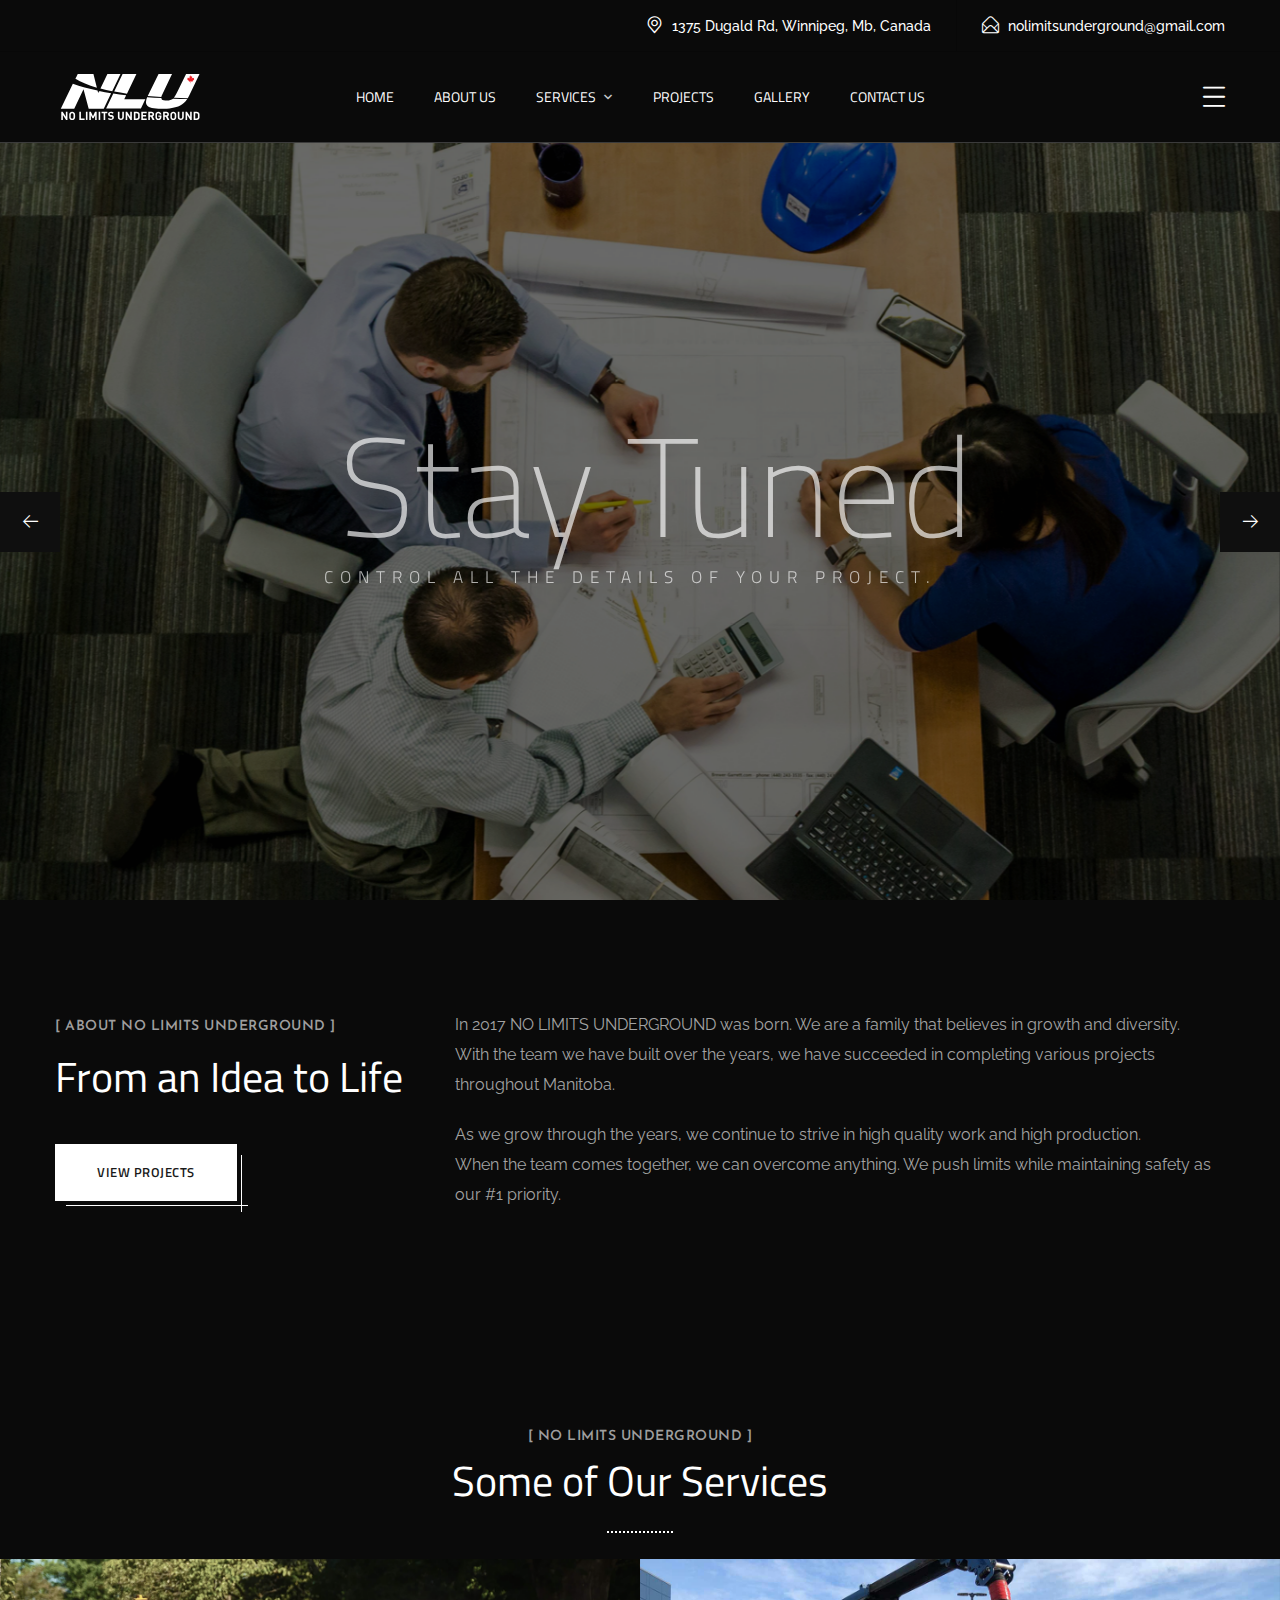
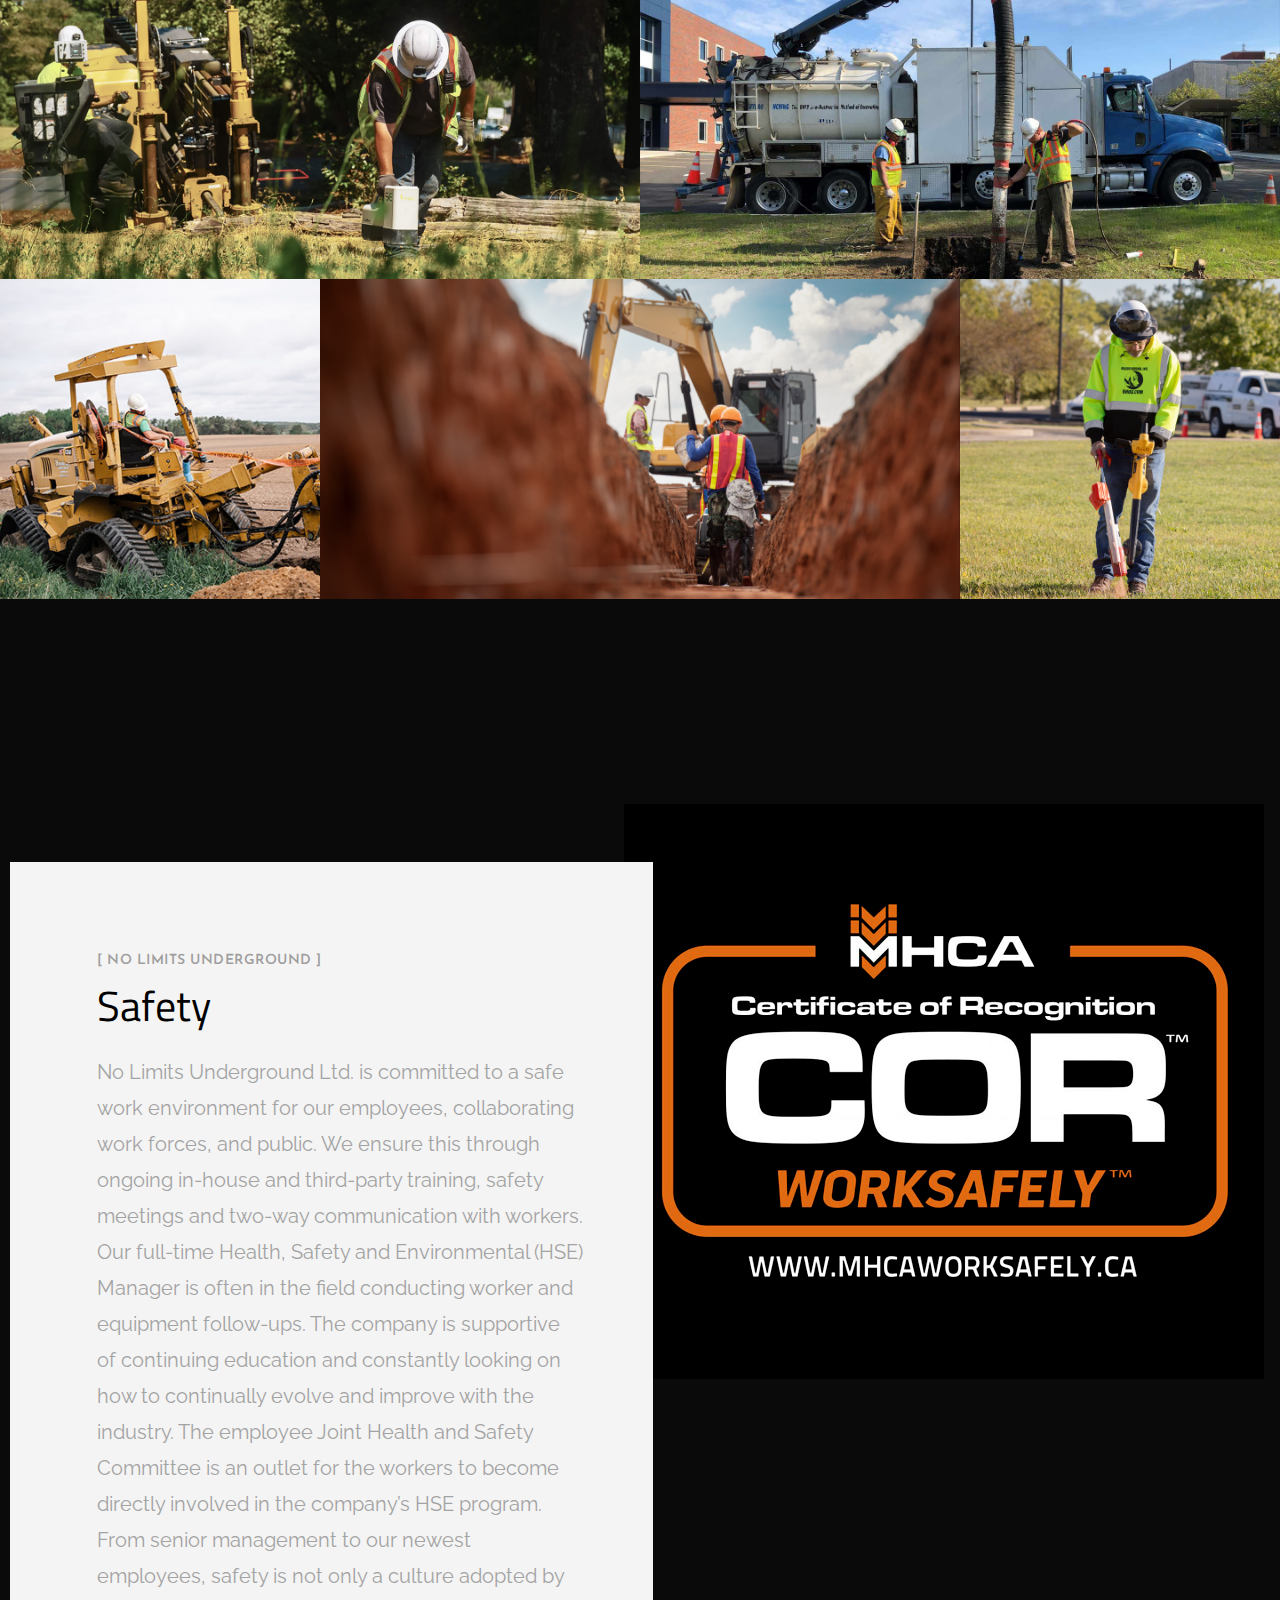
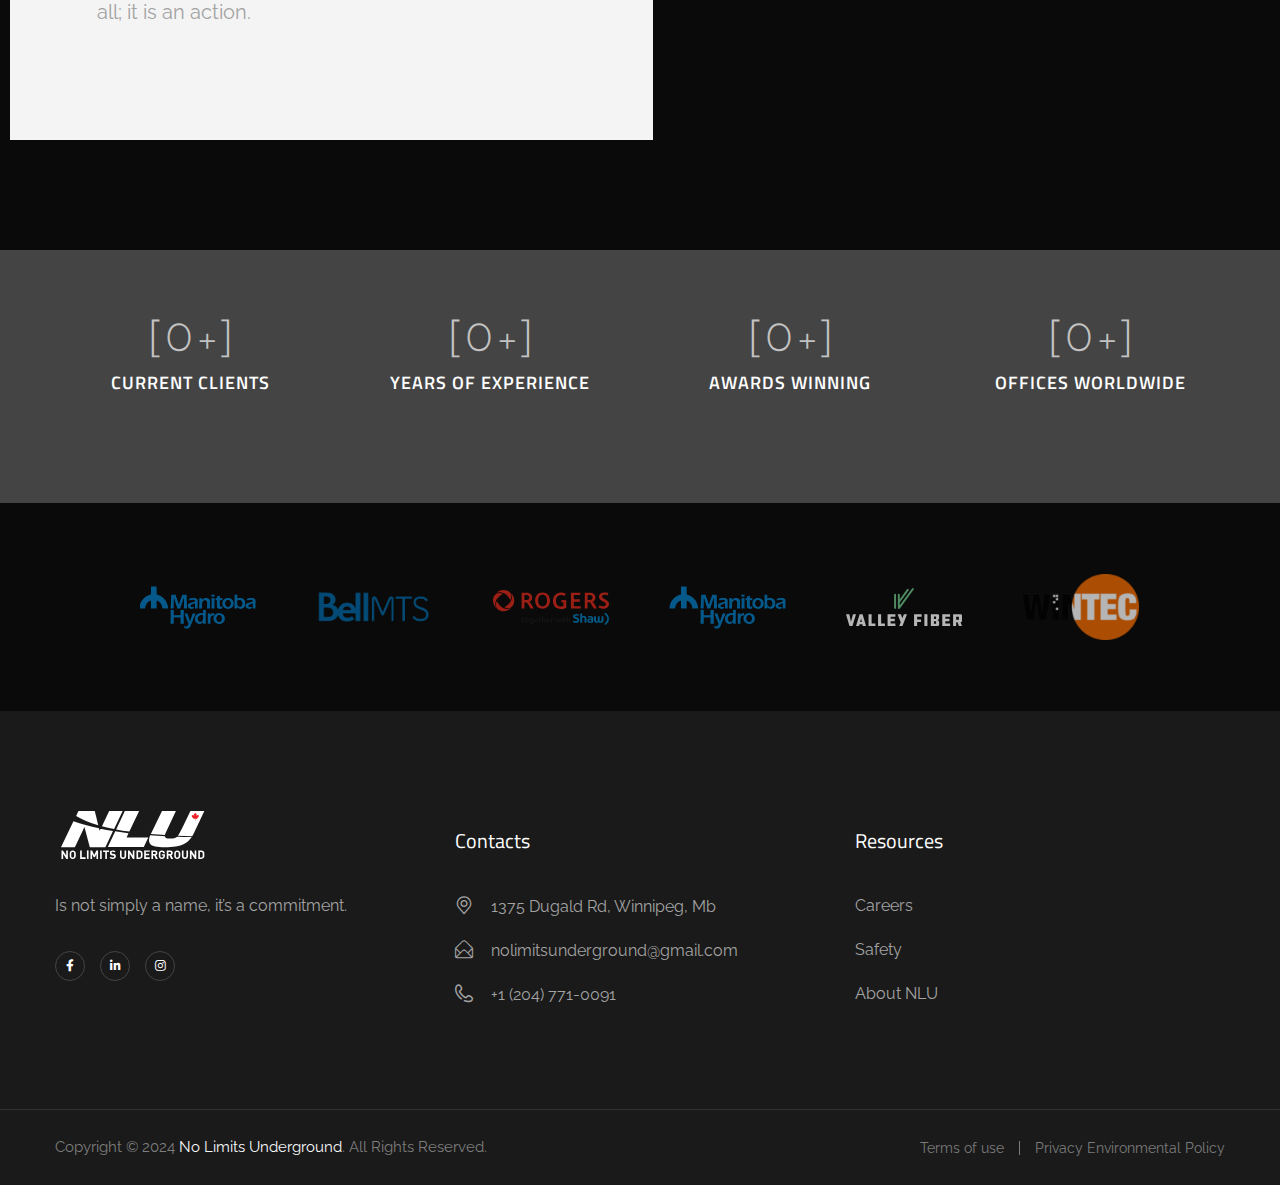
<file: index.html>
<!DOCTYPE html>
<html lang="en">

<head>
    <meta charset="utf-8">
    <meta http-equiv="X-UA-Compatible" content="IE=edge" />
    <meta name="viewport" content="width=device-width, initial-scale=1, maximum-scale=1" />
    <title>No Limits Underground</title>

    <link rel="apple-touch-icon" sizes="180x180" href="images/favicon/apple-touch-icon.png">
    <link rel="icon" type="image/png" sizes="32x32" href="images/favicon/favicon-32x32.png">
    <link rel="icon" type="image/png" sizes="16x16" href="images/favicon/favicon-16x16.png">
    <link rel="manifest" href="/site.webmanifest">
    <meta name="msapplication-TileColor" content="#da532c">
    <meta name="theme-color" content="#ffffff">

    <link rel="shortcut icon" type="image/x-icon" href="images/favicon/favicon.ico" />
    <link rel="stylesheet" href="css/bootstrap.min.css" />
    <link rel="stylesheet" href="css/font-awesome.min.css" />
    <link rel="stylesheet" href="css/flaticon.css" />
    <link rel="stylesheet" href="css/owl.carousel.min.css" />
    <link rel="stylesheet" href="css/owl.theme.css" />
    <link rel="stylesheet" href="css/magnific-popup.css" />
    <link rel="stylesheet" href="css/lightgallery.css" />
    <link rel="stylesheet" href="css/woocommerce.css" />
    <link rel="stylesheet" href="css/royal-preload.css" />

    <link rel="stylesheet" href="style.css" />
    <link rel="stylesheet" href="css/dark.css" />
    <!-- REVOLUTION SLIDER CSS -->
    <link rel="stylesheet" type="text/css" href="plugins/revolution/revolution/css/settings.css">   
    <!-- REVOLUTION NAVIGATION STYLE -->
    <link rel="stylesheet" type="text/css" href="plugins/revolution/revolution/css/navigation.css">
</head>

<body>
    <div id="royal_preloader"></div>
    <div id="page" class="site">
        <header id="site-header" class="site-header header-static">
            <!-- Main Header start -->
            <div class="header-topbar style-2 d-none d-lg-block">
                <div class="octf-area-wrap">
                    <div class="container">
                        <div class="row">
                            <div class="col-md-4 align-self-center">
                               <!-- <div class="topbar-socials list-social">
                                    <ul>
                                        <li><a href="http://twitter.com" target="_self"><i class="fab fa-twitter"></i></a></li>
                                        <li><a href="http://facebook.com" target="_self"><i class="fab fa-facebook-f"></i></a></li>
                                        <li><a href="http://linkedin.com" target="_self"><i class="fab fa-linkedin-in"></i></a></li>
                                        <li><a href="http://instagram" target="_self"><i class="fab fa-instagram"></i></a></li>
                                    </ul>
                                </div>-->
                            </div>
                            <div class="col-md-8">
                                <ul class="topbar-info d-flex mb-0 justify-content-end clearfix">
                                    <li><i class="ot-flaticon-place"></i>1375 Dugald Rd, Winnipeg, Mb, Canada</li>
                                    <li><a href="mailto:nolimitsunderground@gmail.com"><i class="ot-flaticon-mail"></i>nolimitsunderground@gmail.com</a></li>
                                </ul>
                            </div>
                        </div>
                    </div>
                </div>
            </div>
            <div class="octf-main-header header-4 is-fixed">
                <div class="octf-area-wrap">
                    <div class="container octf-mainbar-container">
                        <div class="octf-mainbar">
                            <div class="octf-mainbar-row octf-row">
                                <div class="octf-col logo-col">
                                    <div id="site-logo" class="site-logo">
                                        <a href="index.html">
                                            <img src="images/logo-footer.svg" alt="Theratio" class="logo-size-small">
                                        </a>
                                    </div>
                                </div>
                                <div class="octf-col menu-col">
                                    <nav id="site-navigation" class="main-navigation nav-text-dark">
                                        <ul class="menu">
                                            <li>
                                            <!-- <li class="menu-item-has-children current-menu-item current-menu-ancestor"></li>-->
                                                <a href="index.html">Home</a>
                                                <!--<ul class="sub-menu">
                                                    <li><a href="index.html">Home</a></li>
                                                    <li><a href="index-dark.html">Main Dark</a></li>
                                                    <li><a href="index-2.html">Interior Design</a></li>
                                                    <li><a href="index-2-light.html">Interior Design Light</a></li>
                                                    <li><a href="index-3.html">Studio Home</a></li>
                                                    <li><a href="index-3-dark.html">Studio Home Dark</a></li>
                                                    <li><a href="index-4.html">Architecture Agency</a></li>
                                                    <li class="current-menu-item"><a href="index-4-dark.html">Architecture Agency Dark</a></li>
                                                    <li><a href="index-5.html">Design Company</a></li>
                                                    <li><a href="index-5-dark.html">Design Company Dark</a></li>
                                                    <li><a href="index-6.html">Home Video</a></li>
                                                    <li><a href="index-6-dark.html">Home Video Dark</a></li>
                                                    <li><a href="home-full-screen.html">Home Full Screen</a></li>
                                                    <li><a href="one-page.html">Home One Page</a></li>
                                                    <li><a href="one-page-dark.html">Home One Page Dark</a></li>
                                                    <li><a href="index-sidenav.html">Home with Side Menu</a></li>
                                                    <li><a href="index-sidenav-light.html">Home with Side Menu Light</a></li>
                                                </ul>-->
                                            </li>
                                            <li><a href="about-us.html">About Us</a>
                                            <!--<li class="menu-item-has-children"><a href="#">Pages</a>
                                                <ul class="sub-menu">
                                                    <li><a href="about-us.html">About Us</a></li>
                                                    <li><a href="our-services.html">Our Services</a></li>
                                                    <li><a href="our-team.html">Our Team</a></li>
                                                    <li><a href="single-team.html">Single Team</a></li>
                                                    <li><a href="our-process.html">Our Process</a></li>
                                                    <li><a href="our-studio.html">Our Stufio</a></li>
                                                    <li class="menu-item-has-children"><a href="shop.html">Shop</a>
                                                        <ul class="sub-menu">
                                                            <li><a href="single-product.html">Single Product</a></li>
                                                            <li><a href="checkout-page.html">Checkout Page</a></li>
                                                            <li><a href="cart-page.html">Cart Page</a></li>
                                                        </ul>
                                                    </li>
                                                    <li><a href="typography.html">Typography</a></li>
                                                    <li><a href="elements.html">Elements</a></li>
                                                    <li><a href="faq.html">FAQS</a></li>
                                                    <li><a href="cooming-soon.html">Coming Soon</a></li>
                                                    <li><a href="404-error.html">404 Error</a></li>
                                                </ul>-->
                                            </li>
                                            <li class="menu-item-has-children"><a href="services.html">Services</a> 
                                                <ul class="sub-menu">
                                                    <li><a href="directional-drilling.html">Directional Drilling</a></li>
                                                    <li><a href="hydro-excavation.html">Hydro Excavation</a></li>
                                                    <li><a href="cable-ploughing.html">Cable Ploughing</a></li>
                                                    <li><a href="excavation.html">Excavation</a></li>
                                                    <li><a href="line-locating.html">Line Locating</a></li>
                                                    
                                                </ul>
                                            </li>
                                            <li><a href="404-error.html">Projects</a>
                                            <!--<li class="menu-item-has-children mega-dropdown"><a href="#">Portfolio</a>
                                                <ul class="mega-sub-menu">
                                                    <li class="row">
                                                        <ul class="col">
                                                            <li class="menu-title">Portfolio Types</li>
                                                            <li><a href="portfolio-masonry.html">Portfolio Grid Masonry</a></li>
                                                            <li><a href="portfolio-no-gap.html">Portfolio Grid No Gap</a></li>
                                                            <li><a href="portfolio-under.html">Portfolio Info Under Image</a></li>
                                                            <li><a href="portfolio-metro.html">Portfolio Metro</a></li>
                                                            <li><a href="portfolio-metro-no-gap.html">Portfolio Metro No Space</a></li>
                                                            <li><a href="portfolio-gallery.html">Portfolio Gallery</a></li>
                                                            <li><a href="portfolio-slider.html">Portfolio Slider</a></li>
                                                        </ul>
                                                        <ul class="col">
                                                            <li class="menu-title">Portfolio Layout</li>
                                                            <li><a href="portfolio-two-column.html">Two Columns</a></li>
                                                            <li><a href="portfolio-three-column.html">Three Columns</a></li>
                                                            <li><a href="portfolio-three-column-wide.html">Three Columns Wide</a></li>
                                                            <li><a href="portfolio-four-column-wide.html">Four Columns Wide</a></li>
                                                            <li><a href="portfolio-five-column-wide.html">Five Columns Wide</a></li>
                                                        </ul>
                                                        <ul class="col">
                                                            <li class="menu-title">Single Types</li>
                                                            <li><a href="portfolio-standar.html">Standard</a></li>
                                                            <li><a href="portfolio-detail-slider.html">Slider Images</a></li>
                                                            <li><a href="portfolio-left.html">Left Images</a></li>
                                                            <li><a href="portfolio-right.html">Right Images</a></li>
                                                            <li><a href="portfolio-small.html">Small Images</a></li>
                                                            <li><a href="portfolio-big.html">Big Images</a></li>
                                                        </ul>
                                                        <ul class="col">
                                                            <li class="menu-title">Hover Types</li>
                                                            <li><a href="image-scale.html">Image Scale</a></li>
                                                            <li><a href="show-overlay-info.html">Show Overlay Info</a></li>
                                                            <li><a href="hidden-overlay-info.html">Hidden Overlay Info</a></li>
                                                            <li><a href="background-solid.html">Background Solid</a></li>
                                                            <li><a href="hidden-1.html">Hidden 1</a></li>
                                                            <li><a href="hidden-2.html">Hidden 2</a></li>
                                                        </ul>
                                                    </li>
                                                </ul>-->
                                            </li>
                                            <li><a href="404-error.html">Gallery</a>
                                                <!--<li class="menu-item-has-children"><a href="blog.html">Blog</a>
                                                    <ul class="sub-menu">
                                                    <li><a href="blog.html">Blog Listing</a></li>
                                                    <li><a href="blog-grid.html">Blog Grid</a></li>
                                                    <li><a href="post.html">Blog Single</a></li>
                                                </ul>-->
                                            </li>
                                            <li><a href="contact.html">Contact us</a></li>
                                        </ul>
                                    </nav>
                                </div>
                                <div class="octf-col cta-col text-right">
                                <!-- Call To Action -->
                                    <!--<div class="octf-btn-cta">

                                        <div class="octf-search octf-cta-header mr-0">
                                            <div class="toggle_search octf-cta-icons">
                                                <i class="ot-flaticon-search"></i>
                                            </div>-->
                                            <!-- Form Search on Header -->
                                            <!--<div class="h-search-form-field collapse">
                                                <div class="h-search-form-inner">
                                                    <form role="search" method="get" class="search-form">
                                                        <input type="search" class="search-field" placeholder="SEARCH..." value="" name="s">
                                                        <button type="submit" class="search-submit"><i class="ot-flaticon-search"></i></button>
                                                    </form>
                                                </div>                                  
                                            </div>
                                        </div>-->

                                        <div class="octf-sidepanel octf-cta-header pr-0 border-left-0">
                                            <div class="site-overlay panel-overlay"></div>
                                            <div id="panel-btn" class="panel-btn octf-cta-icons">
                                                <i class="ot-flaticon-menu"></i>
                                            </div>
                                        </div>
                                        
                                    </div>                              
                                </div>
                            </div>
                        </div>
                    </div>
                </div>
            </div>
            <div class="header_mobile bg-dark-theratio">
                <div class="container-fluid">
                    <div class="octf-mainbar-row octf-row">
                        <div class="octf-col">
                            <div class="mlogo_wrapper clearfix">
                                <div class="mobile_logo">
                                    <a href="index.html">
                                        <img src="images/logo.svg" alt="Theratio">
                                    </a>
                                </div>
                            </div>
                        </div>
                        <div class="octf-col justify-content-end">
                            <!--<div class="octf-search octf-cta-header">
                                <div class="toggle_search octf-cta-icons">
                                    <i class="ot-flaticon-search"></i>
                                </div>-->
                                <!-- Form Search on Header -->
                                <!--<div class="h-search-form-field collapse">
                                    <div class="h-search-form-inner">
                                        <form role="search" method="get" class="search-form">
                                            <input type="search" class="search-field" placeholder="SEARCH..." value="" name="s">
                                            <button type="submit" class="search-submit"><i class="ot-flaticon-search"></i></button>
                                        </form>
                                    </div>                                  
                                </div>
                            </div>-->
                            <div class="octf-menu-mobile octf-cta-header">
                                <div id="mmenu-toggle" class="mmenu-toggle">
                                    <button><i class="ot-flaticon-menu"></i></button>
                                </div>
                                <div class="site-overlay mmenu-overlay"></div>
                                <div id="mmenu-wrapper" class="mmenu-wrapper on-right">
                                    <div class="mmenu-inner">
                                        <a class="mmenu-close" href="#"><i class="ot-flaticon-right-arrow"></i></a>
                                        <div class="mobile-nav">
                                            <ul id="menu-main-menu" class="mobile_mainmenu none-style">
                                                <li class="menu-item-has-children current-menu-item current-menu-ancestor">
                                                    <a href="index.html">Home</a>
                                                    <!--<ul class="sub-menu">
                                                        <li><a href="index.html">Main Home</a></li>
                                                        <li><a href="index-dark.html">Main Dark</a></li>
                                                        <li><a href="index-2.html">Interior Design</a></li>
                                                        <li><a href="index-2-light.html">Interior Design Light</a></li>
                                                        <li><a href="index-3.html">Studio Home</a></li>
                                                        <li><a href="index-3-dark.html">Studio Home Dark</a></li>
                                                        <li><a href="index-4.html">Architecture Agency</a></li>
                                                        <li class="current-menu-item"><a href="index-4-dark.html">Architecture Agency Dark</a></li>
                                                        <li><a href="index-5.html">Design Company</a></li>
                                                        <li><a href="index-5-dark.html">Design Company Dark</a></li>
                                                        <li><a href="index-6.html">Home Video</a></li>
                                                        <li><a href="index-6-dark.html">Home Video Dark</a></li>
                                                        <li><a href="home-full-screen.html">Home Full Screen</a></li>
                                                        <li><a href="one-page.html">Home One Page</a></li>
                                                        <li><a href="one-page-dark.html">Home One Page Dark</a></li>
                                                        <li><a href="index-sidenav.html">Home with Side Menu</a></li>
                                                        <li><a href="index-sidenav-light.html">Home with Side Menu Light</a></li>
                                                    </ul>-->
                                                </li>
                                                <li><a href="about-us.html">About us</a>
                                                   <!-- <ul class="sub-menu">
                                                        <li><a href="about-us.html">About Us</a></li>
                                                        <li><a href="our-services.html">Our Services</a></li>
                                                        <li><a href="our-team.html">Our Team</a></li>
                                                        <li><a href="single-team.html">Single Team</a></li>
                                                        <li><a href="our-process.html">Our Process</a></li>
                                                        <li><a href="our-studio.html">Our Studio</a></li>
                                                        <li class="menu-item-has-children"><a href="shop.html">Shop</a>
                                                            <ul class="sub-menu">
                                                                <li><a href="single-product.html">Single Product</a></li>
                                                                <li><a href="checkout-page.html">Checkout Page</a></li>
                                                                <li><a href="cart-page.html">Cart Page</a></li>
                                                            </ul>
                                                        </li>
                                                        <li><a href="typography.html">Typography</a></li>
                                                        <li><a href="elements.html">Elements</a></li>
                                                        <li><a href="faq.html">FAQS</a></li>
                                                        <li><a href="cooming-soon.html">Coming Soon</a></li>
                                                        <li><a href="404-error.html">404 Error</a></li>
                                                    </ul>-->
                                                </li>
                                                <li><a href="services.html">Services</a>
                                                   <ul class="sub-menu">
                                                        <li><a href="directional-drilling.html">Directional Drilling</a></li>
                                                        <li><a href="hydro-excavation.html">Hydro Excavation</a></li>
                                                        <li><a href="cable-ploughing.html">Cable Ploughing</a></li>
                                                        <li><a href="excavation.html">Excavation</a></li>
                                                        <li><a href="line-locating.html">Line Locating</a></li>
                                                    </ul>
                                                </li>
                                                <li><a href="404-error.html">Projects</a>
                                                   <!-- <ul class="sub-menu">
                                                        <li class="menu-item-has-children"><a href="#">Portfolio Types</a>
                                                            <ul class="sub-menu">
                                                                <li><a href="portfolio-masonry.html">Portfolio Grid Masonry</a></li>
                                                                <li><a href="portfolio-no-gap.html">Portfolio Grid No Gap</a></li>
                                                                <li><a href="portfolio-under.html">Portfolio Info Under Image</a></li>
                                                                <li><a href="portfolio-metro.html">Portfolio Metro</a></li>
                                                                <li><a href="portfolio-metro-no-gap.html">Portfolio Metro No Space</a></li>
                                                                <li><a href="portfolio-gallery.html">Portfolio Gallery</a></li>
                                                                <li><a href="portfolio-slider.html">Portfolio Slider</a></li>
                                                            </ul>
                                                        </li>
                                                        <li class="menu-item-has-children"><a href="#">Portfolio Layout</a>
                                                            <ul class="sub-menu">
                                                                <li><a href="portfolio-two-column.html">Two Columns</a></li>
                                                                <li><a href="portfolio-three-column.html">Three Columns</a></li>
                                                                <li><a href="portfolio-three-column-wide.html">Three Columns Wide</a></li>
                                                                <li><a href="portfolio-four-column-wide.html">Four Columns Wide</a></li>
                                                                <li><a href="portfolio-five-column-wide.html">Five Columns Wide</a></li>
                                                            </ul>
                                                        </li>
                                                        <li class="menu-item-has-children"><a href="#">Portfolio Hover Types</a>
                                                            <ul class="sub-menu">
                                                                <li><a href="portfolio-standar.html">Standar</a></li>
                                                                <li><a href="portfolio-detail-slider.html">Slider Images</a></li>
                                                                <li><a href="portfolio-left.html">Left Image</a></li>
                                                                <li><a href="portfolio-right.html">Right Image</a></li>
                                                                <li><a href="portfolio-small.html">Small Image</a></li>
                                                                <li><a href="portfolio-big.html">Big Image</a></li>
                                                            </ul>
                                                        </li>
                                                        <li class="menu-item-has-children"><a href="image-scale.html">Image-scale</a>
                                                            <ul class="sub-menu">
                                                                <li><a href="image-scale.html">Image Scale</a></li>
                                                                <li><a href="show-overlay-info.html">Show Overlay Info</a></li>
                                                                <li><a href="hidden-overlay-info.html">Hidden Overlay Info</a></li>
                                                                <li><a href="background-solid.html">Background Solid</a></li>
                                                                <li><a href="hidden-1.html">Hidden 1</a></li>
                                                                <li><a href="hidden-2.html">Hidden 2</a></li>
                                                            </ul>
                                                        </li>
                                                    </ul>-->
                                                </li>
                                                <li><a href="404-error.html">Gallery</a>
                                                   <!-- <ul class="sub-menu">
                                                        <li><a href="blog.html">Blog Listing</a></li>
                                                        <li><a href="blog-grid.html">Blog Grid</a></li>
                                                        <li><a href="post.html">Blog Single</a></li>
                                                    </ul>-->
                                                </li>
                                                <li><a href="contact.html">Contact us</a></li>
                                            </ul>
                                        </div>
                                    </div>
                                </div>
                            </div>
                        </div>
                    </div>
                </div>
            </div>
        </header>

        <div id="side-panel" class="side-panel">
            <a href="#" class="side-panel-close"><i class="ot-flaticon-close-1"></i></a>
            <div class="side-panel-block">
                <div class="side-panel-wrap">
                    <div class="the-logo">
                        <a href="index-html">
                            <img src="images/logo-footer.svg" alt="Theratio">
                        </a>                    
                    </div>
                    <div class="ot-heading ">
                        <h2 class="main-heading">Contact Info</h2>
                    </div>
                    <div class="side-panel-cinfo">
                        <ul class="panel-cinfo">
                            <li class="panel-list-item">
                                <span class="panel-list-icon"><i class="ot-flaticon-place"></i></span>
                                <span class="panel-list-text">1375 Dugald Rd, Winnipeg, Mb</span>
                            </li>
                            <li class="panel-list-item">
                                <span class="panel-list-icon"><i class="ot-flaticon-mail"></i></span>
                                <span class="panel-list-text">nolimitsunderground@gmail.com</span>
                            </li>
                            <li class="panel-list-item">
                                <span class="panel-list-icon"><i class="ot-flaticon-phone-call"></i></span>
                                <span class="panel-list-text">+1 (204) 771-0091</span>
                            </li>
                        </ul>
                    </div>
                    <div class="side-panel-social">
                        <ul>
                            <li><a target="_blank" href="https://www.facebook.com/people/No-Limits-Underground/100078788262957/" target="_self"><i class="fab fa-facebook-f"></i></a></li>
                            <li><a target="_blank" href="https://www.linkedin.com/company/no-limits-undergound-ltd/" target="_self"><i class="fab fa-linkedin-in"></i></a></li>
                            <li><a target="_blank" href="https://www.instagram.com/nolimitsunderground/" target="_self"><i class="fab fa-instagram"></i></a></li>

                        </ul>
                    </div>
                </div>
            </div>
        </div>

        <div id="content" class="site-content">
          
            <div id="rev_slider_one_wrapper" class="rev_slider_wrapper fullscreen-container" data-alias="mask-showcase" data-source="gallery">
                <!-- START REVOLUTION SLIDER 5.4.1 fullscreen mode -->
                <div id="rev_slider_two" class="rev_slider fullscreenbanner" style="display:none;" data-version="5.4.1">
                    <ul>
                    
                        <!-- SLIDE 1 -->
                        <li data-index="rs-70" data-transition="fade" data-slotamount="default" data-hideafterloop="0" data-hideslideonmobile="off"  data-easein="default" data-easeout="default" data-masterspeed="300"  data-thumb="https://via.placeholder.com/1920x800.png"  data-rotate="0"  data-saveperformance="off"  data-title="" data-param1="1" data-param2="" data-param3="" data-param4="" data-param5="" data-param6="" data-param7="" data-param8="" data-param9="" data-param10="" data-description="">
                            <!-- MAIN IMAGE -->
                            <img src="images/1920x800stay.png" data-bgcolor='rgba(255,255,255,0)' alt="" data-bgposition="center center" data-bgfit="cover" data-bgrepeat="no-repeat" data-bgparallax="off" class="rev-slidebg" data-no-retina>
                            
                            <!-- LAYER 1  right image overlay dark-->

                                                        
                            <!-- LAYER 3  Thin text title-->
                            <div class="tp-caption tp-resizeme caption-big-2" 
                                id="slide-70-layer-1" 
                                data-x="['center','center','center','center']" data-hoffset="['0','0','0','0']" 
                                data-y="['center','center','center','center']" data-voffset="['-38','-30','-30','-18']" 
                                data-fontsize="['150',142','110','70']"
                                data-lineheight="['150','130','110','70']"
                                data-fontweight="['200','200','200','200']"
                                data-color="['#fff','#fff','#fff','#fff']"
                                data-whitespace="nowrap"
                     
                                data-type="text" 
                                data-responsive_offset="on" 
            
                                data-frames='[{"delay":0,"speed":1000,"frame":"0","from":"x:50px;opacity:0;","to":"o:1;","ease":"power3.inOut"},{"delay":"wait","speed":1000,"frame":"999","to":"x:50px;opacity:0;","ease":"power3.inOut"}]'

                                data-textAlign="['center','center','center','center']"
            
                                >Stay Tuned
                            </div>
                                   
                            <!-- LAYER 4  Bold Title-->
                            <div class="tp-caption   tp-resizeme tp-desc-2" 
                                id="slide-70-layer-6" 
                                data-x="['center','center','center','center']" data-hoffset="['0','0','0','0']" 
                                data-y="['center','center','center','center']" data-voffset="['60','58','50','35']"
                                data-fontsize="['18','18','16','16']"
                                data-lineheight="['20','20','16','16']"
                                data-color="['#fff','#fff','#fff','#fff']"
                                data-letterspacing="['8','8','8','8']"
                                data-fontweight="['300','300','300','300']"
                                data-whitespace="nowrap"
                     
                                data-type="text" 
                                data-responsive_offset="on" 
                                
                                data-frames='[{"delay":0,"speed":1000,"frame":"0","from":"x:50px;opacity:0;","to":"o:1;","ease":"power3.inOut"},{"delay":"wait","speed":1000,"frame":"999","to":"x:50px;opacity:0;","ease":"power3.inOut"}]'

                                data-textAlign="['left','left','left','left']"
            
                                >control all the details of your project.
                            </div>
                                                                
                            <!-- LAYER 5  Paragraph-->
                            <div class="tp-caption tp-resizeme" 
                                id="slide-70-layer-3" 
                                data-x="['left','left','left','left']" data-hoffset="['15','15','15','15']"
                                data-y="['top','top','top','top']" data-voffset="['420','279','271','235']" 
                                data-fontsize="['18','18','22','16']"
                                data-lineheight="['30','34','32','28']"
                                data-whitespace="nowrap"
                     
                                data-type="text" 
                                data-responsive_offset="on" 
            
                                data-frames='[{"delay":2900,"speed":1000,"frame":"0","from":"x:50px;opacity:0;","to":"o:1;","ease":"power3.inOut"},{"delay":"wait","speed":1000,"frame":"999","to":"x:50px;opacity:0;","ease":"power3.inOut"}]'
                                
                                data-textAlign="['left','left','left','left']"
            
                                >
                            </div> 
    
                            <!-- LAYER 6  Read More-->
                            <div class="tp-caption rev-btn" 
                                id="slide-70-layer-4" 
                                data-x="['left','left','left','left']" data-hoffset="['15','15','15','15']"  
                                data-y="['top','top','top','top']" data-voffset="['525','385','370','320']"
                                data-lineheight="['18','18','16','16']"
                                data-width="none"
                                data-height="none"
                                data-whitespace="nowrap"   
                                data-responsive_offset="on" 
            
                                data-frames='[{"delay":3400,"speed":1000,"frame":"0","from":"x:50px;opacity:0;","to":"o:1;","ease":"power3.inOut"},{"delay":"wait","speed":1000,"frame":"999","to":"x:50px;opacity:0;","ease":"power3.inOut"}]'
                                
                                data-textAlign="['center','center','center','center']"
                                data-paddingtop="[0,0,0,0]"
                                data-paddingright="[0,0,0,0]"
                                data-paddingbottom="[0,0,0,0]"
                                data-paddingleft="[0,0,0,0]"
            
                                >
                            </div>  
                   
                        </li>  
                                     

                        <!-- SLIDE 2 -->
                        <li data-index="rs-71" data-transition="fade" data-slotamount="default" data-hideafterloop="0" data-hideslideonmobile="off"  data-easein="default" data-easeout="default" data-masterspeed="300"  data-thumb="https://via.placeholder.com/1920x800.png"  data-rotate="0"  data-saveperformance="off"  data-title="" data-param1="1" data-param2="" data-param3="" data-param4="" data-param5="" data-param6="" data-param7="" data-param8="" data-param9="" data-param10="" data-description="">
                            <!-- MAIN IMAGE -->
                            <img src="images/1920x800oasis.png" data-bgcolor='#ffffff'  alt="" data-bgposition="center center" data-bgfit="cover" data-bgrepeat="no-repeat" data-bgparallax="off" class="rev-slidebg" data-no-retina>
                              
                                                        
                            <!-- LAYER 3  Thin text title-->
                            <div class="tp-caption tp-resizeme caption-big-2" 
                                id="slide-71-layer-3" 
                                data-x="['center','center','center','center']" data-hoffset="['0','0','0','0']" 
                                data-y="['center','center','center','center']" data-voffset="['-38','-30','-30','-18']" 
                                data-fontsize="['150',142','110','70']"
                                data-lineheight="['150','130','110','70']"
                                data-fontweight="['200','200','200','200']"
                                data-color="['#fff','#fff','#fff','#fff']"
                                data-whitespace="nowrap"
                     
                                data-type="text" 
                                data-responsive_offset="on" 
            
                                data-frames='[{"delay":0,"speed":1000,"frame":"0","from":"x:50px;opacity:0;","to":"o:1;","ease":"power3.inOut"},{"delay":"wait","speed":1000,"frame":"999","to":"x:50px;opacity:0;","ease":"power3.inOut"}]'

                                data-textAlign="['center','center','center','center']"
            
                                >Oasis in Desert
                            </div>
                                   
                            <!-- LAYER 4  Bold Title-->
                            <div class="tp-caption tp-resizeme tp-desc-2" 
                                id="slide-71-layer-6" 
                                data-x="['center','center','center','center']" data-hoffset="['0','0','0','0']" 
                                data-y="['center','center','center','center']" data-voffset="['60','58','50','35']"
                                data-fontsize="['18','18','16','16']"
                                data-lineheight="['20','20','16','16']"
                                data-color="['#fff','#fff','#fff','#fff']"
                                data-letterspacing="['8','8','8','8']"
                                data-fontweight="['300','300','300','300']"
                                data-whitespace="nowrap"
                     
                                data-type="text" 
                                data-responsive_offset="on" 
                                
                                data-frames='[{"delay":0,"speed":1000,"frame":"0","from":"x:50px;opacity:0;","to":"o:1;","ease":"power3.inOut"},{"delay":"wait","speed":1000,"frame":"999","to":"x:50px;opacity:0;","ease":"power3.inOut"}]'

                                data-textAlign="['left','left','left','left']"
            
                                >new level of work and commitment.
                            </div>
                                                                
                            <!-- LAYER 5  Paragraph-->
                            <div class="tp-caption   tp-resizeme" 
                                id="slide-71-layer-7" 
                                data-x="['left','left','left','left']" data-hoffset="['15','15','15','15']"
                                data-y="['top','top','top','top']" data-voffset="['420','279','271','235']" 
                                data-fontsize="['18','18','22','16']"
                                data-lineheight="['30','34','32','28']"
                                data-whitespace="nowrap"
                     
                                data-type="text" 
                                data-responsive_offset="on" 
            
                                data-frames='[{"delay":2900,"speed":1000,"frame":"0","from":"x:50px;opacity:0;","to":"o:1;","ease":"power3.inOut"},{"delay":"wait","speed":1000,"frame":"999","to":"x:50px;opacity:0;","ease":"power3.inOut"}]'
                                
                                data-textAlign="['left','left','left','left']"
            
                                >
                                </div> 
    
                            <!-- LAYER 6  Read More-->
                            <div class="tp-caption rev-btn" 
                                id="slide-71-layer-8" 
                                data-x="['left','left','left','left']" data-hoffset="['15','15','15','15']"  
                                data-y="['top','top','top','top']" data-voffset="['525','385','370','320']"
                                data-lineheight="['18','18','16','16']"
                                data-width="none"
                                data-height="none"
                                data-whitespace="nowrap"   
                                data-responsive_offset="on" 
            
                                data-frames='[{"delay":3400,"speed":1000,"frame":"0","from":"x:50px;opacity:0;","to":"o:1;","ease":"power3.inOut"},{"delay":"wait","speed":1000,"frame":"999","to":"x:50px;opacity:0;","ease":"power3.inOut"}]'
                                
                                data-textAlign="['center','center','center','center']"
                                data-paddingtop="[0,0,0,0]"
                                data-paddingright="[0,0,0,0]"
                                data-paddingbottom="[0,0,0,0]"
                                data-paddingleft="[0,0,0,0]"
            
                                >
                            </div>  
                        </li>  

                        <!-- SLIDE 3 -->
                        <li data-index="rs-72" data-transition="fade" data-slotamount="default" data-hideafterloop="0" data-hideslideonmobile="off"  data-easein="default" data-easeout="default" data-masterspeed="300"  data-thumb="https://via.placeholder.com/1920x800.png"  data-rotate="0"  data-saveperformance="off"  data-title="" data-param1="1" data-param2="" data-param3="" data-param4="" data-param5="" data-param6="" data-param7="" data-param8="" data-param9="" data-param10="" data-description="">
                            <!-- MAIN IMAGE -->
                            <img src="images/1920x800dream.png" data-bgcolor='#ffffff'  alt="" data-bgposition="center center" data-bgfit="cover" data-bgrepeat="no-repeat" data-bgparallax="off" class="rev-slidebg" data-no-retina>
                            
                                                        
                            <!-- LAYER 3  Thin text title-->
                            <div class="tp-caption tp-resizeme caption-big-2" 
                                id="slide-72-layer-3" 
                                data-x="['center','center','center','center']" data-hoffset="['0','0','0','0']" 
                                data-y="['center','center','center','center']" data-voffset="['-38','-30','-30','-18']" 
                                data-fontsize="['150',142','110','70']"
                                data-lineheight="['150','130','110','70']"
                                data-fontweight="['200','200','200','200']"
                                data-color="['#fff','#fff','#fff','#fff']"
                                data-whitespace="nowrap"
                     
                                data-type="text" 
                                data-responsive_offset="on" 
            
                                data-frames='[{"delay":0,"speed":1000,"frame":"0","from":"x:50px;opacity:0;","to":"o:1;","ease":"power3.inOut"},{"delay":"wait","speed":1000,"frame":"999","to":"x:50px;opacity:0;","ease":"power3.inOut"}]'

                                data-textAlign="['center','center','center','center']"
            
                                >Dream Projects
                            </div>
                                   
                            <!-- LAYER 4  Bold Title-->
                            <div class="tp-caption   tp-resizeme tp-desc-2" 
                                id="slide-72-layer-6" 
                                data-x="['center','center','center','center']" data-hoffset="['0','0','0','0']" 
                                data-y="['center','center','center','center']" data-voffset="['60','58','50','35']"
                                data-fontsize="['18','18','16','16']"
                                data-lineheight="['20','20','16','16']"
                                data-color="['#fff','#fff','#fff','#fff']"
                                data-letterspacing="['8','8','8','8']"
                                data-fontweight="['300','300','300','300']"
                                data-whitespace="nowrap"
                     
                                data-type="text" 
                                data-responsive_offset="on" 
                                
                                data-frames='[{"delay":0,"speed":1000,"frame":"0","from":"x:50px;opacity:0;","to":"o:1;","ease":"power3.inOut"},{"delay":"wait","speed":1000,"frame":"999","to":"x:50px;opacity:0;","ease":"power3.inOut"}]'

                                data-textAlign="['left','left','left','left']"
            
                                >make your project come true whit us.
                            </div>
                                                                
                            <!-- LAYER 5  Paragraph-->
                            <div class="tp-caption   tp-resizeme" 
                                id="slide-72-layer-7" 
                                data-x="['left','left','left','left']" data-hoffset="['15','15','15','15']"
                                data-y="['top','top','top','top']" data-voffset="['420','279','271','235']" 
                                data-fontsize="['18','18','22','16']"
                                data-lineheight="['30','34','32','28']"
                                data-whitespace="nowrap"
                     
                                data-type="text" 
                                data-responsive_offset="on" 
            
                                data-frames='[{"delay":2900,"speed":1000,"frame":"0","from":"x:50px;opacity:0;","to":"o:1;","ease":"power3.inOut"},{"delay":"wait","speed":1000,"frame":"999","to":"x:50px;opacity:0;","ease":"power3.inOut"}]'
                                
                                data-textAlign="['left','left','left','left']"
            
                                ></div>
    
                            <!-- LAYER 6  Read More-->
                            <div class="tp-caption rev-btn" 
                                id="slide-72-layer-8" 
                                data-x="['left','left','left','left']" data-hoffset="['15','15','15','15']"  
                                data-y="['top','top','top','top']" data-voffset="['525','385','370','320']"
                                data-lineheight="['18','18','16','16']"
                                data-width="none"
                                data-height="none"
                                data-whitespace="nowrap"   
                                data-responsive_offset="on" 
            
                                data-frames='[{"delay":3400,"speed":1000,"frame":"0","from":"x:50px;opacity:0;","to":"o:1;","ease":"power3.inOut"},{"delay":"wait","speed":1000,"frame":"999","to":"x:50px;opacity:0;","ease":"power3.inOut"}]'
                                
                                data-textAlign="['center','center','center','center']"
                                data-paddingtop="[0,0,0,0]"
                                data-paddingright="[0,0,0,0]"
                                data-paddingbottom="[0,0,0,0]"
                                data-paddingleft="[0,0,0,0]"
            
                                >
                            </div>  
                        </li>  
                                                
              
                    </ul>

                </div>
            </div>
            
            <section>
                <div class="container">
                    <div class="row">
                        <div class="col-lg-4 col-md-12 mb-5 mb-lg-0">
                            <div class="benefits-desc-classic">
                                <div class="ot-heading">
                                    <span>[ ABOUT NO LIMITS UNDERGROUND ] </span>
                                    <h2 class="main-heading">From an Idea to Life</h2>
                                </div>
                                <div class="ot-button">
                                    <a href="portfolio-masonry.html" class="octf-btn octf-btn-light border-hover-light">View Projects</a>
                                </div>
                            </div>
                        </div>
                        <div class="col-lg-8 col-md-12">
                            <p>In 2017 NO LIMITS UNDERGROUND was born. We are a family that believes in growth and diversity. <br> With the team we have built over the years, we have succeeded in completing various projects throughout Manitoba. </p>
                            <p class="pb-0">As we grow through the years, we continue to strive in high quality work and high production. <br> When the team comes together, we can overcome anything. We push limits while maintaining safety as our #1 priority. </p>
                        </div>
                    </div>
                </div>
            </section>


            <section class="our-portfolio">
                <div class="container-fluid p-0">
                    <div class="row">
                        <div class="col-lg-12 text-center theratio-align-center">
                            <div class="ot-heading is-dots">
                                <span>[ NO LIMITS UNDERGROUND ]</span>
                                <h2 class="main-heading">Some of Our Services</h2>
                            </div>
                            <div class="space-40"></div>
                            <div class="project-filter-wrapper">
                                <div class="projects-grid pf_4_cols style-2 p-info-s2 img-scale w-auto no-gaps mx-0">
                                    <div class="grid-sizer"></div>
                                    <div class="project-item category-19 thumb2x">
                                        <div class="projects-box">
                                            <div class="projects-thumbnail">
                                                <a href="portfolio-standar.html">
                                                    <img src="images/1440x720_drill.png" alt="">
                                                </a>
                                                <div class="overlay">
                                                    <h5>Directional Drilling</h5>
                                                    <i class="ot-flaticon-add"></i>
                                                </div>
                                            </div>
                                            <div class="portfolio-info">
                                                <div class="portfolio-info-inner">
                                                    <h5><a class="title-link" href="portfolio-standar.html">Directional Drilling</a></h5>
                                                    <p class="portfolio-cates"><a href="#">See More</a></p> 
                                                </div>
                                                <a class="overlay" href="portfolio-standar.html"></a>
                                            </div>
                                        </div>
                                    </div>
                                    <div class="project-item category-19 thumb2x">
                                        <div class="projects-box">
                                            <div class="projects-thumbnail">
                                                <a href="portfolio-standar.html">
                                                    <img src="images/1440x720_hydro.png" alt="">
                                                </a>
                                                <div class="overlay">
                                                    <h5>Hydro Excavation</h5>
                                                    <i class="ot-flaticon-add"></i>
                                                </div>
                                            </div>
                                            <div class="portfolio-info">
                                                <div class="portfolio-info-inner">
                                                    <h5><a class="title-link" href="portfolio-standar.html">Hydro Excavation</a></h5>
                                                    <p class="portfolio-cates"><a href="#">See More</a></p> 
                                                </div>
                                                <a class="overlay" href="portfolio-standar.html"></a>
                                            </div>
                                        </div>
                                    </div>
                                    <div class="project-item category-20 ">
                                        <div class="projects-box">
                                            <div class="projects-thumbnail">
                                                <a href="portfolio-right.html">
                                                    <img src="images/720x720_cable.png" alt="">
                                                </a>
                                                <div class="overlay">
                                                    <h5>Cable Ploughing</h5>
                                                    <i class="ot-flaticon-add"></i>
                                                </div>
                                            </div>
                                            <div class="portfolio-info">
                                                <div class="portfolio-info-inner">
                                                    <h5><a class="title-link" href="portfolio-right.html">Cable Ploughing</a></h5>
                                                    <p class="portfolio-cates"><a href="#">See More</a></p> 
                                                </div>
                                                <a class="overlay" href="portfolio-right.html"></a>
                                            </div>
                                        </div>
                                    </div>
                                    <div class="project-item category-14 thumb2x">
                                        <div class="projects-box">
                                            <div class="projects-thumbnail">
                                                <a href="portfolio-big.html">
                                                    <img src="images/1440x720_excavation.png" alt="">
                                                </a>
                                                <div class="overlay">
                                                    <h5>Excavation</h5>
                                                    <i class="ot-flaticon-add"></i>
                                                </div>
                                            </div>
                                            <div class="portfolio-info">
                                                <div class="portfolio-info-inner">
                                                    <h5><a class="title-link" href="portfolio-big.html">Excavation</a></h5>
                                                    <p class="portfolio-cates"><a href="#">See More</a></p> 
                                                </div>
                                                <a class="overlay" href="portfolio-big.html"></a>
                                            </div>
                                        </div>
                                    </div>
                                    <div class="project-item category-19 ">
                                        <div class="projects-box">
                                            <div class="projects-thumbnail">
                                                <a href="portfolio-small.html">
                                                    <img src="images/720x720_line1.png" alt="">
                                                </a>
                                                <div class="overlay">
                                                    <h5>Line Locating</h5>
                                                    <i class="ot-flaticon-add"></i>
                                                </div>
                                            </div>
                                            <div class="portfolio-info">
                                                <div class="portfolio-info-inner">
                                                    <h5><a class="title-link" href="portfolio-small.html">Line Locating</a></h5>
                                                    <p class="portfolio-cates"><a href="#">See More</a></p> 
                                                </div>
                                                <a class="overlay" href="portfolio-small.html"></a>
                                            </div>
                                        </div>
                                    </div>
                                </div>
                            </div>
                        </div>
                    </div>
                </div>
            </section>

            <section class="studio-testi">
                <div class="container">
                    <div class="row m-0">
                        <div class="studio-testi-slide mb-5 mb-xl-0">
                            <div class="studio-testi-slide-block">
                                <div class="ot-heading">
                                    <span>[ NO LIMITS UNDERGROUND ]</span>
                                    <h2 style="color: black;"> Safety</h2>
                                </div>
                                <div class="ot-testimonials v-light">
                                    <div class="testimonials-slide-2 ot-testimonials-slider-s2 owl-theme owl-carousel">
                                        <div class="testi-item">
                                            <div class="ttext">
                                            No Limits Underground Ltd. is committed to a safe work environment for our employees, collaborating work forces, and public.
                                            We ensure this through ongoing in-house and third-party training, safety meetings and two-way communication with workers. 
                                            Our full-time Health, Safety and Environmental (HSE) Manager is often in the field conducting worker and equipment follow-ups. 
                                            The company is supportive of continuing education and constantly looking on how to continually evolve and improve with the industry. 
                                            The employee Joint Health and Safety Committee is an outlet for the workers to become directly involved in the company’s HSE program. 
                                            From senior management to our newest employees, safety is not only a culture adopted by all; it is an action.
                                            </div>
                                        </div>
                                    </div>
                                </div>
                            </div>
                        </div>
                        <div class="studio-testi-img text-center">
                            <div class="studio-testi-img-block">
                                <img src="images/640x575_cor.png" alt="">
                            </div>
                        </div>
                    </div>
                </div>
            </section>

            <section class="studio-counter">
                <div class="container">
                    <div class="row">
                        <div class="col-xl-3 col-lg-6 col-md-6 col-sm-6 mb-4 mb-xl-0">
                            <div class="ot-counter">
                                <div>
                                    <span>[</span>
                                    <span class="num" data-to="180" data-time="2000">0</span>
                                    <span>+]</span>
                                </div>
                                <h6>Current Clients</h6>                            
                            </div>
                        </div>
                        <div class="col-xl-3 col-lg-6 col-md-6 col-sm-6 mb-4 mb-xl-0">
                            <div class="ot-counter">
                                <div>
                                    <span>[</span>
                                    <span class="num" data-to="10" data-time="2000">0</span>
                                    <span>+]</span>
                                </div>
                                <h6>years of experience</h6>                            
                            </div>
                        </div>
                        <div class="col-xl-3 col-lg-6 col-md-6 col-sm-6 mb-4 mb-sm-0">
                            <div class="ot-counter">
                                <div>
                                    <span>[</span>
                                    <span class="num" data-to="35" data-time="2000">0</span>
                                    <span>+]</span>
                                </div>
                                <h6>awards winning</h6>                             
                            </div>
                        </div>
                        <div class="col-xl-3 col-lg-6 col-md-6 col-sm-6">
                            <div class="ot-counter">
                                <div>
                                    <span>[</span>
                                    <span class="num" data-to="5" data-time="2000">0</span>
                                    <span>+]</span>
                                </div>
                                <h6>Offices Worldwide</h6>                              
                            </div>
                        </div>
                    </div>
                </div>
            </section>   

            <div class="client-1" >
                <div class="container-fluid">
                    <div class="row">
                        <div class="col-lg-12">
                            <div class="clients-slide owl-theme owl-carousel">
                                <div class="img-item img1">
                                    <figure><img src="images/220px-Manitoba_Hydro_Logo.svg.png" alt=""></figure>
                                </div>
                                <div class="img-item img1">
                                    <figure><img src="images/Bell_MTS_logo.png" alt=""></figure>
                                </div>
                                <div class="img-item img1">
                                    <figure><img src="images/Rogers_Shaw_Logo_Shaw_Blue.svg" alt=""></figure>
                                </div>
                                <div class="img-item img1">
                                    <figure><img src="images/220px-Manitoba_Hydro_Logo.svg.png" alt=""></figure>
                                </div>
                                <div class="img-item img1">
                                    <figure><img src="images/logo-white.svg" alt=""></figure>
                                </div>
                                <div class="img-item img1">
                                    <figure><img src="images/wintec.png" alt=""></figure>
                                </div>
                            </div>
                        </div>
                    </div>
                </div>
            </div>
        </div>
        

    <footer id="site-footer" class="site-footer">
        <div class="container">
            <div class="row">
                <div class="col-xl-4 col-lg-6 col-md-6 col-sm-12 mb-4 mb-xl-0">
                    <div class="widget-footer">
                        <img src="images/logo-footer.svg" class="footer-logo" alt="">
                        <p>Is not simply a name, it’s a commitment.</p>
                        <div class="footer-social list-social">
                            <ul>
                                <li><a target="_blank" href="https://www.facebook.com/people/No-Limits-Underground/100078788262957/" target="_self"><i class="fab fa-facebook-f"></i></a></li>
                                <li><a target="_blank" href="https://www.linkedin.com/company/no-limits-undergound-ltd/" target="_self"><i class="fab fa-linkedin-in"></i></a></li>
                                <li><a target="_blank" href="https://www.instagram.com/nolimitsunderground/" target="_self"><i class="fab fa-instagram"></i></a></li>
                            </ul>
                        </div>
                    </div>
                </div>
                <div class="col-xl-4 col-lg-6 col-md-6 col-sm-12 mb-4 mb-xl-0">
                    <div class="widget-footer">
                        <h6>Contacts</h6>
                        <ul class="footer-list">
                            <li class="footer-list-item">
                                <span class="list-item-icon"><i class="ot-flaticon-place"></i></span>
                                <span class="list-item-text">1375 Dugald Rd, Winnipeg, Mb</span>
                            </li>
                            <li class="footer-list-item">
                                <span class="list-item-icon"><i class="ot-flaticon-mail"></i></span>
                                <span class="list-item-text">nolimitsunderground@gmail.com</span>
                            </li>
                            <li class="footer-list-item">
                                <span class="list-item-icon"><i class="ot-flaticon-phone-call"></i></span>
                                <span class="list-item-text">+1 (204) 771-0091</span>
                            </li>
                        </ul>
                    </div>
                </div>
                <div class="col-xl-4 col-lg-6 col-md-6 col-sm-12 mb-4 mb-md-0">
                    <div class="widget-footer widget-contact">
                        <h6>Resources</h6>
                        <ul>
                            <li><a href="#">Careers</a></li>
                            <li><a href="#">Safety</a></li>
                            <li><a href="about-us.html">About NLU</a></li>
                        </ul>
                    </div>
                </div>
                
            </div>
        </div>
    </footer><!-- #site-footer -->
    <div class="footer-bottom">
        <div class="container">
            <div class="row">
                <div class="col-lg-7 col-md-12 mb-4 mb-lg-0">
                    <p>Copyright © 2024 <a class="text-light" href="index.html">No Limits Underground</a>. All Rights Reserved.</p>
                </div>
                <div class="col-lg-5 col-md-12 align-self-center">
                    <ul class="icon-list-items inline-items justify-content-lg-end">
                        <li class="icon-list-item inline-item">
                            <a href="#"><span class="icon-list-text">Terms of use</span></a>
                        </li>
                        <li class="icon-list-item inline-item">
                            <a href="#"><span class="icon-list-text">Privacy Environmental Policy</span></a>
                        </li>
                    </ul>
                </div>
            </div>
        </div>
    </div>
</div><!-- #page -->
<a id="back-to-top" href="#" class="show"><i class="ot-flaticon-left-arrow"></i></a>
        <!-- jQuery -->
    <script src="js/jquery.min.js"></script>
    <script src="js/mousewheel.min.js"></script>
    <script src="js/lightgallery-all.min.js"></script>
    <script src="js/jquery.magnific-popup.min.js"></script>
    <script src="js/jquery.isotope.min.js"></script>
    <script src="js/owl.carousel.min.js"></script>
    <script src="js/easypiechart.min.js"></script>
    <script src="js/jquery.countdown.min.js"></script>
    <script src="js/scripts.js"></script>
    <script src="js/royal_preloader.min.js"></script>
    <!-- REVOLUTION JS FILES -->

    <script  src="plugins/revolution/revolution/js/jquery.themepunch.tools.min.js"></script>
    <script  src="plugins/revolution/revolution/js/jquery.themepunch.revolution.min.js"></script>

    <!-- SLIDER REVOLUTION 5.0 EXTENSIONS  (Load Extensions only on Local File Systems !  The following part can be removed on Server for On Demand Loading) -->    
    <script  src="plugins/revolution/revolution/js/extensions/revolution-plugin.js"></script>

    <!-- REVOLUTION SLIDER SCRIPT FILES -->
    <script  src="js/rev-script-2.js"></script>
    <script>
        window.jQuery = window.$ = jQuery;  
        (function($) { "use strict";
            //Preloader
            Royal_Preloader.config({
                mode           :   'progress',
                background     :   '#1a1a1a',
            });
        })(jQuery);
    </script>  
</body>
</html>
</file>
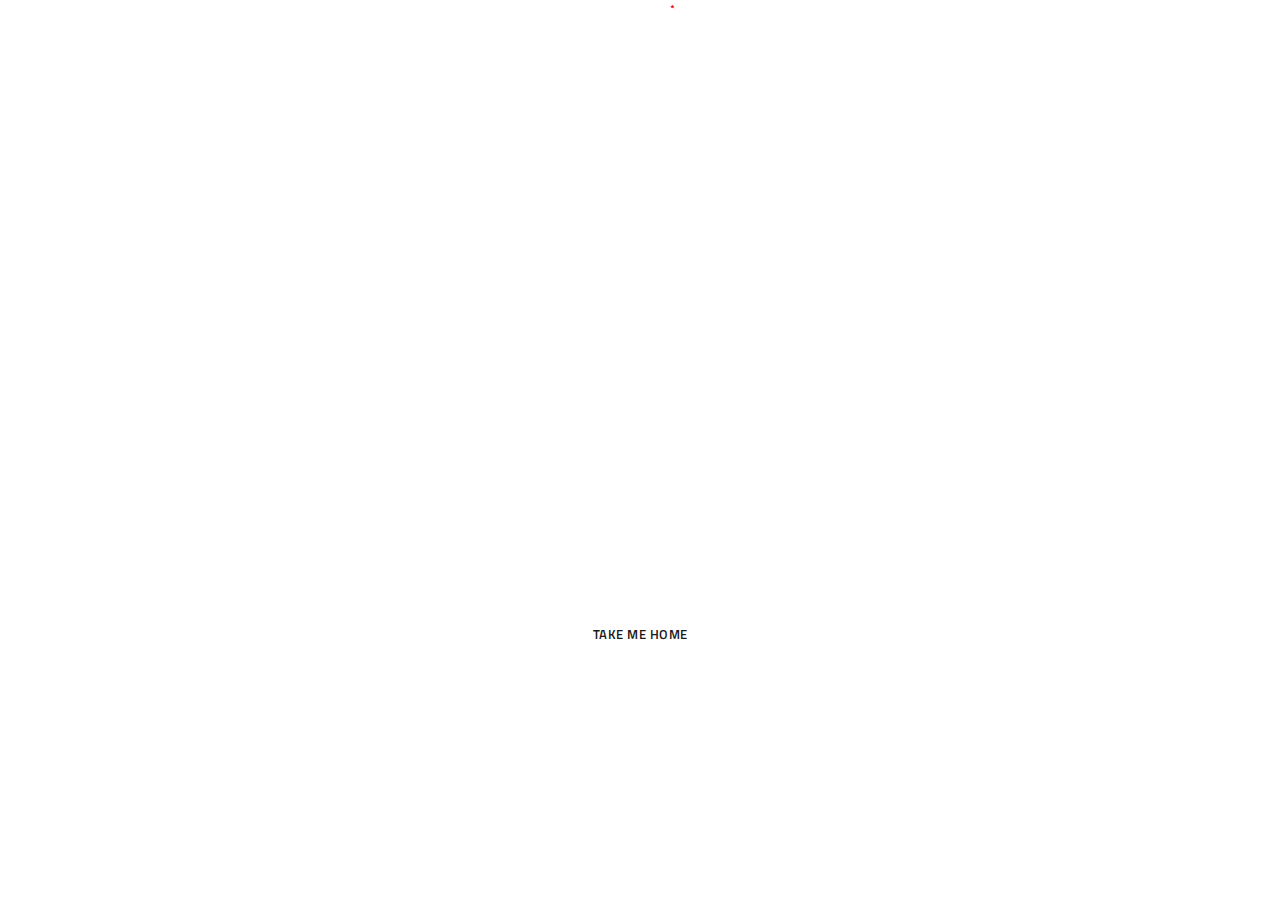
<file: 404-error.html>
<!DOCTYPE html>
<html lang="en">

<head>
    <meta charset="utf-8">
    <meta http-equiv="X-UA-Compatible" content="IE=edge" />
    <meta name="viewport" content="width=device-width, initial-scale=1, maximum-scale=1" />
    <title>No Limits Underground</title>
    <link rel="apple-touch-icon" sizes="180x180" href="images/favicon/apple-touch-icon.png">
    <link rel="icon" type="image/png" sizes="32x32" href="images/favicon/favicon-32x32.png">
    <link rel="icon" type="image/png" sizes="16x16" href="images/favicon/favicon-16x16.png">
    <link rel="manifest" href="/site.webmanifest">
    <meta name="msapplication-TileColor" content="#da532c">
    <meta name="theme-color" content="#ffffff">

    <link rel="shortcut icon" type="image/x-icon" href="images/favicon/favicon.ico" />
    <link rel="stylesheet" href="css/bootstrap.min.css" />
    <link rel="stylesheet" href="css/font-awesome.min.css" />
    <link rel="stylesheet" href="css/flaticon.css" />
    <link rel="stylesheet" href="css/owl.carousel.min.css" />
    <link rel="stylesheet" href="css/owl.theme.css" />
    <link rel="stylesheet" href="css/magnific-popup.css" />
    <link rel="stylesheet" href="css/lightgallery.css" />
    <link rel="stylesheet" href="css/woocommerce.css" />
    <link rel="stylesheet" href="css/royal-preload.css" />

    <link rel="stylesheet" href="style.css" />
</head>

<body>
    <div id="royal_preloader"></div>
    <section class="error-404">
        <div class="container">
            <div class="row justify-content-center">
                <div class="col-lg-12 text-center">
                    <div class="error-logo">
                        <div class="the-logo">
                            <a href="index.html">
                                <img src="images/logo-footer.svg" alt="">
                            </a>
                        </div>
                    </div>
                    <div class="page-content">
                        <h1>404</h1>
                        <h2>Sorry! Page Not Found!</h2>
                        <p>Oops! The page you are looking for does not exist. Please return to the site’s homepage.</p>
                        <div class="ot-button">
                            <a href="index.html" class="octf-btn octf-btn-light no-line">TAKE ME HOME</a>
                        </div>
                    </div>
                </div>
            </div>
        </div>
    </section>
        <!-- jQuery -->
    <script src="js/jquery.min.js"></script>
    <script src="js/mousewheel.min.js"></script>
    <script src="js/lightgallery-all.min.js"></script>
    <script src="js/jquery.magnific-popup.min.js"></script>
    <script src="js/jquery.isotope.min.js"></script>
    <script src="js/owl.carousel.min.js"></script>
    <script src="js/easypiechart.min.js"></script>
    <script src="js/jquery.countdown.min.js"></script>
    <script src="js/scripts.js"></script>
    <script src="js/royal_preloader.min.js"></script>
    <script>
        window.jQuery = window.$ = jQuery;  
        (function($) { "use strict";
            //Preloader
            Royal_Preloader.config({
                mode           :   'progress',
                background     :   '#1a1a1a',
            });
        })(jQuery);
    </script>  
</body>
</html>
</file>
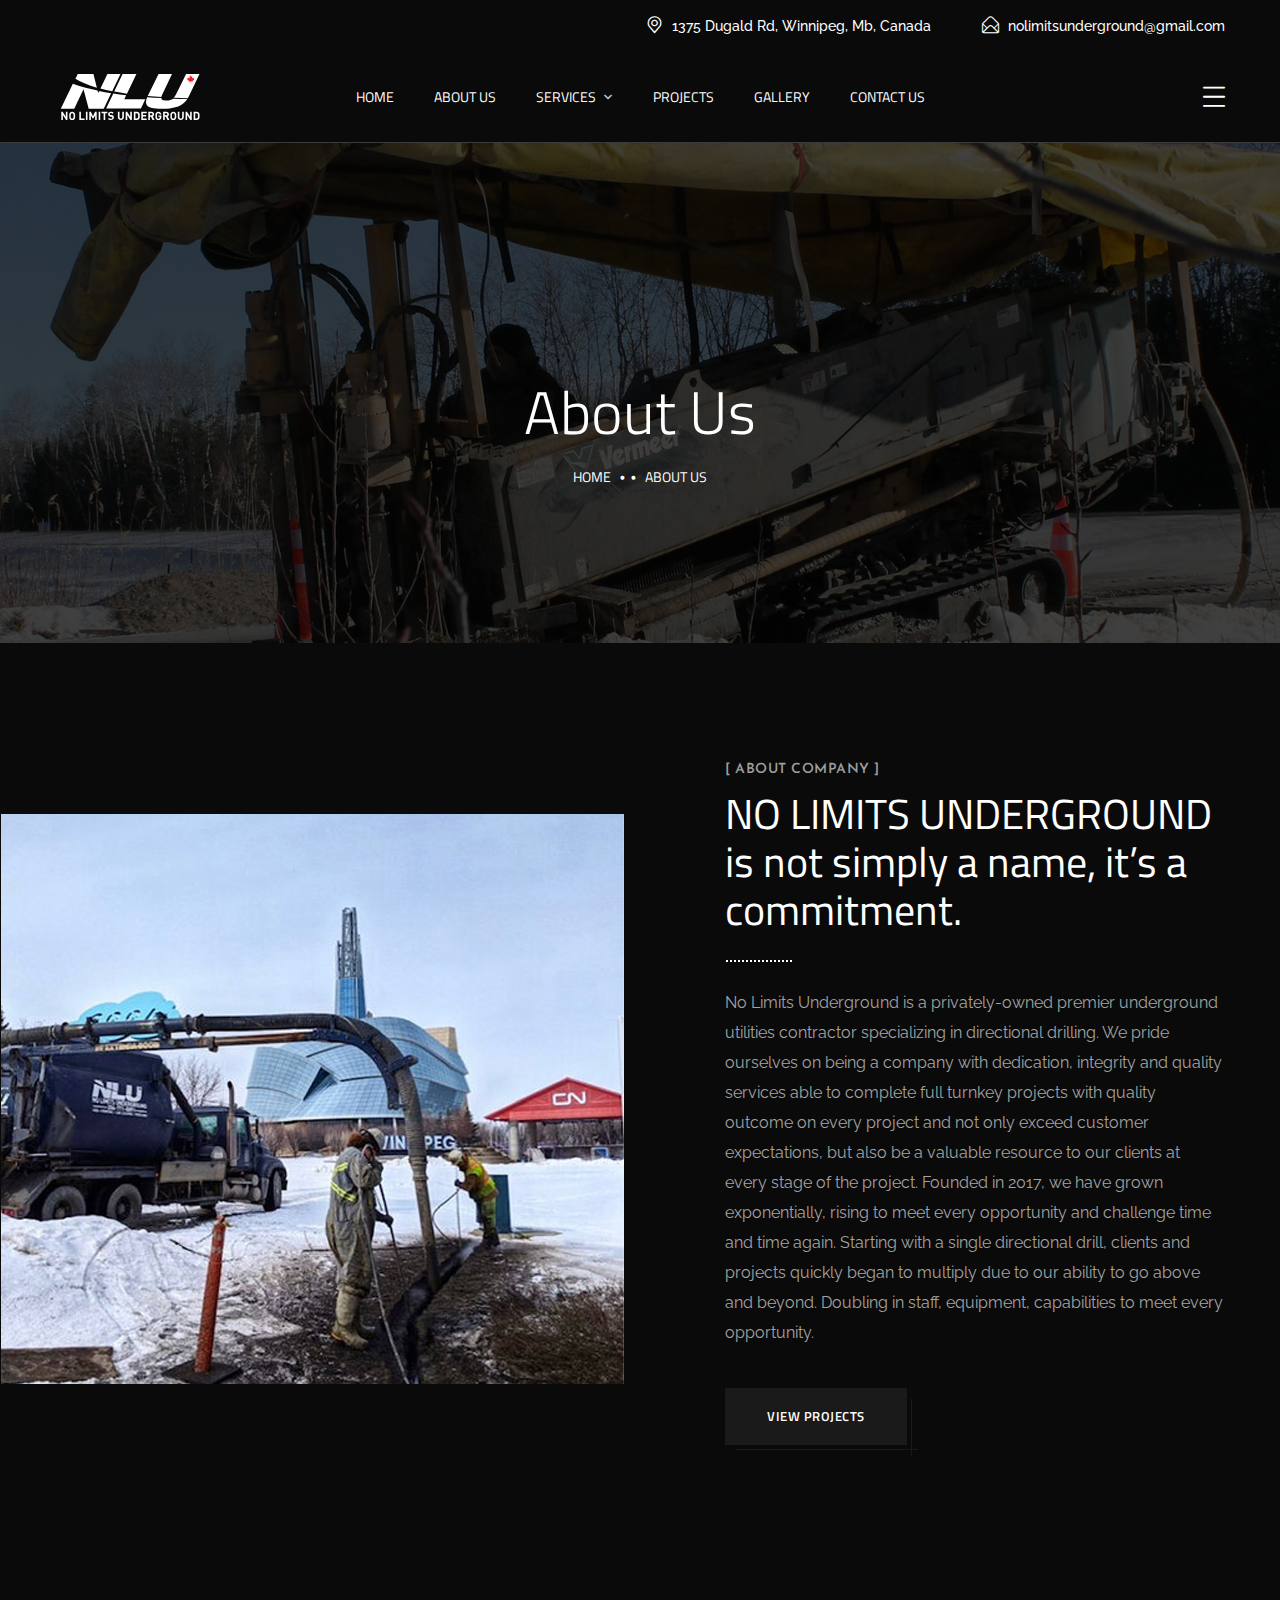
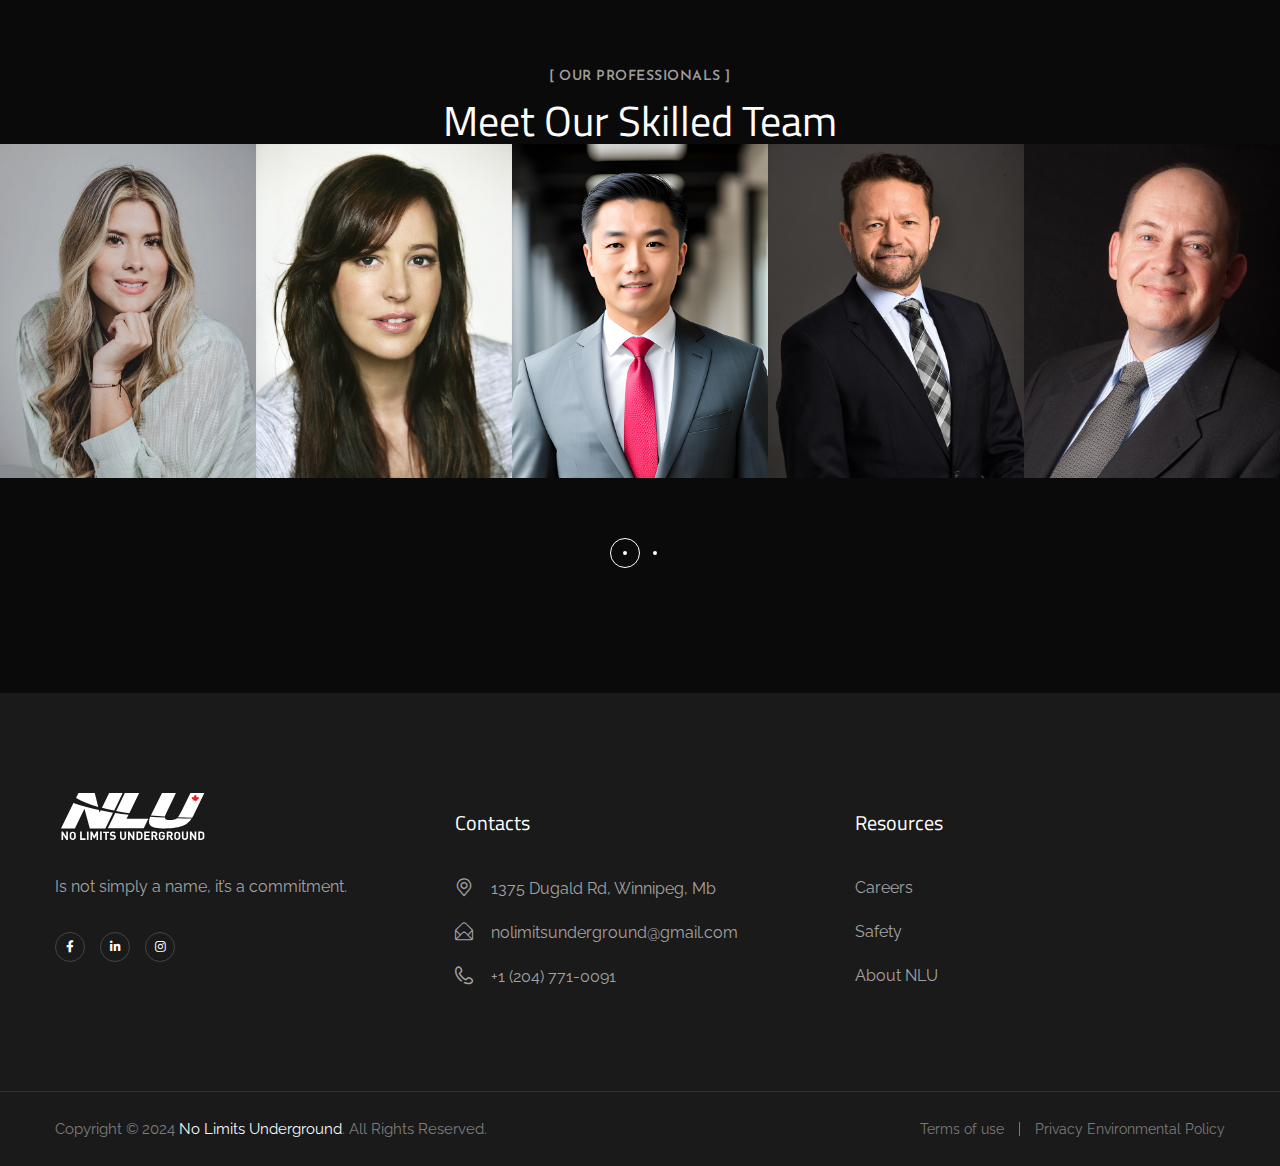
<file: about-us.html>
<!DOCTYPE html>
<html lang="en">

<head>
    <meta charset="utf-8">
    <meta http-equiv="X-UA-Compatible" content="IE=edge" />
    <meta name="viewport" content="width=device-width, initial-scale=1, maximum-scale=1" />
    <title>No Limits Underground</title>

    <link rel="apple-touch-icon" sizes="180x180" href="images/favicon/apple-touch-icon.png">
    <link rel="icon" type="image/png" sizes="32x32" href="images/favicon/favicon-32x32.png">
    <link rel="icon" type="image/png" sizes="16x16" href="images/favicon/favicon-16x16.png">
    <link rel="manifest" href="/site.webmanifest">
    <meta name="msapplication-TileColor" content="#da532c">
    <meta name="theme-color" content="#ffffff">

    <link rel="shortcut icon" type="image/x-icon" href="images/favicon/favicon.ico" />
    <link rel="stylesheet" href="css/bootstrap.min.css" />
    <link rel="stylesheet" href="css/font-awesome.min.css" />
    <link rel="stylesheet" href="css/flaticon.css" />
    <link rel="stylesheet" href="css/owl.carousel.min.css" />
    <link rel="stylesheet" href="css/owl.theme.css" />
    <link rel="stylesheet" href="css/magnific-popup.css" />
    <link rel="stylesheet" href="css/lightgallery.css" />
    <link rel="stylesheet" href="css/woocommerce.css" />
    <link rel="stylesheet" href="css/royal-preload.css" />

    <link rel="stylesheet" href="style.css" />
    <link rel="stylesheet" href="css/dark.css" />
    <!-- REVOLUTION SLIDER CSS -->
    <link rel="stylesheet" type="text/css" href="plugins/revolution/revolution/css/settings.css">   
    <!-- REVOLUTION NAVIGATION STYLE -->
    <link rel="stylesheet" type="text/css" href="plugins/revolution/revolution/css/navigation.css">
</head>

<body>
    <div id="royal_preloader"></div>
    <div id="page" class="site">
        <header id="site-header" class="site-header header-static">
            <!-- Main Header start -->
            <div class="header-topbar style-2 d-none d-lg-block">
                <div class="octf-area-wrap">
                    <div class="container">
                        <div class="row">
                            <div class="col-md-4 align-self-center">
                               <!-- <div class="topbar-socials list-social">
                                    <ul>
                                        <li><a href="http://twitter.com" target="_self"><i class="fab fa-twitter"></i></a></li>
                                        <li><a href="http://facebook.com" target="_self"><i class="fab fa-facebook-f"></i></a></li>
                                        <li><a href="http://linkedin.com" target="_self"><i class="fab fa-linkedin-in"></i></a></li>
                                        <li><a href="http://instagram" target="_self"><i class="fab fa-instagram"></i></a></li>
                                    </ul>
                                </div>-->
                            </div>
                            <div class="col-md-8">
                                <ul class="topbar-info d-flex mb-0 justify-content-end clearfix">
                                    <li><i class="ot-flaticon-place"></i>1375 Dugald Rd, Winnipeg, Mb, Canada</li>
                                    <li><a href="mailto:nolimitsunderground@gmail.com"><i class="ot-flaticon-mail"></i>nolimitsunderground@gmail.com</a></li>
                                </ul>
                            </div>
                        </div>
                    </div>
                </div>
            </div>
            <div class="octf-main-header header-4 is-fixed">
                <div class="octf-area-wrap">
                    <div class="container octf-mainbar-container">
                        <div class="octf-mainbar">
                            <div class="octf-mainbar-row octf-row">
                                <div class="octf-col logo-col">
                                    <div id="site-logo" class="site-logo">
                                        <a href="index.html">
                                            <img src="images/logo-footer.svg" alt="Theratio" class="logo-size-small">
                                        </a>
                                    </div>
                                </div>
                                <div class="octf-col menu-col">
                                    <nav id="site-navigation" class="main-navigation nav-text-dark">
                                        <ul class="menu">
                                            <li>
                                            <!-- <li class="menu-item-has-children current-menu-item current-menu-ancestor"></li>-->
                                                <a href="index.html">Home</a>
                                                <!--<ul class="sub-menu">
                                                    <li><a href="index.html">Home</a></li>
                                                    <li><a href="index-dark.html">Main Dark</a></li>
                                                    <li><a href="index-2.html">Interior Design</a></li>
                                                    <li><a href="index-2-light.html">Interior Design Light</a></li>
                                                    <li><a href="index-3.html">Studio Home</a></li>
                                                    <li><a href="index-3-dark.html">Studio Home Dark</a></li>
                                                    <li><a href="index-4.html">Architecture Agency</a></li>
                                                    <li class="current-menu-item"><a href="index-4-dark.html">Architecture Agency Dark</a></li>
                                                    <li><a href="index-5.html">Design Company</a></li>
                                                    <li><a href="index-5-dark.html">Design Company Dark</a></li>
                                                    <li><a href="index-6.html">Home Video</a></li>
                                                    <li><a href="index-6-dark.html">Home Video Dark</a></li>
                                                    <li><a href="home-full-screen.html">Home Full Screen</a></li>
                                                    <li><a href="one-page.html">Home One Page</a></li>
                                                    <li><a href="one-page-dark.html">Home One Page Dark</a></li>
                                                    <li><a href="index-sidenav.html">Home with Side Menu</a></li>
                                                    <li><a href="index-sidenav-light.html">Home with Side Menu Light</a></li>
                                                </ul>-->
                                            </li>
                                            <li><a href="about-us.html">About Us</a>
                                            <!--<li class="menu-item-has-children"><a href="#">Pages</a>
                                                <ul class="sub-menu">
                                                    <li><a href="about-us.html">About Us</a></li>
                                                    <li><a href="our-services.html">Our Services</a></li>
                                                    <li><a href="our-team.html">Our Team</a></li>
                                                    <li><a href="single-team.html">Single Team</a></li>
                                                    <li><a href="our-process.html">Our Process</a></li>
                                                    <li><a href="our-studio.html">Our Stufio</a></li>
                                                    <li class="menu-item-has-children"><a href="shop.html">Shop</a>
                                                        <ul class="sub-menu">
                                                            <li><a href="single-product.html">Single Product</a></li>
                                                            <li><a href="checkout-page.html">Checkout Page</a></li>
                                                            <li><a href="cart-page.html">Cart Page</a></li>
                                                        </ul>
                                                    </li>
                                                    <li><a href="typography.html">Typography</a></li>
                                                    <li><a href="elements.html">Elements</a></li>
                                                    <li><a href="faq.html">FAQS</a></li>
                                                    <li><a href="cooming-soon.html">Coming Soon</a></li>
                                                    <li><a href="404-error.html">404 Error</a></li>
                                                </ul>-->
                                            </li>
                                            <li class="menu-item-has-children"><a href="services.html">Services</a> 
                                                <ul class="sub-menu">
                                                    <li><a href="directional-drilling.html">Directional Drilling</a></li>
                                                    <li><a href="hydro-excavation.html">Hydro Excavation</a></li>
                                                    <li><a href="cable-ploughing.html">Cable Ploughing</a></li>
                                                    <li><a href="excavation.html">Excavation</a></li>
                                                    <li><a href="line-locating.html">Line Locating</a></li>
                                                    
                                                </ul>
                                            </li>
                                            <li><a href="404-error.html">Projects</a>
                                            <!--<li class="menu-item-has-children mega-dropdown"><a href="#">Portfolio</a>
                                                <ul class="mega-sub-menu">
                                                    <li class="row">
                                                        <ul class="col">
                                                            <li class="menu-title">Portfolio Types</li>
                                                            <li><a href="portfolio-masonry.html">Portfolio Grid Masonry</a></li>
                                                            <li><a href="portfolio-no-gap.html">Portfolio Grid No Gap</a></li>
                                                            <li><a href="portfolio-under.html">Portfolio Info Under Image</a></li>
                                                            <li><a href="portfolio-metro.html">Portfolio Metro</a></li>
                                                            <li><a href="portfolio-metro-no-gap.html">Portfolio Metro No Space</a></li>
                                                            <li><a href="portfolio-gallery.html">Portfolio Gallery</a></li>
                                                            <li><a href="portfolio-slider.html">Portfolio Slider</a></li>
                                                        </ul>
                                                        <ul class="col">
                                                            <li class="menu-title">Portfolio Layout</li>
                                                            <li><a href="portfolio-two-column.html">Two Columns</a></li>
                                                            <li><a href="portfolio-three-column.html">Three Columns</a></li>
                                                            <li><a href="portfolio-three-column-wide.html">Three Columns Wide</a></li>
                                                            <li><a href="portfolio-four-column-wide.html">Four Columns Wide</a></li>
                                                            <li><a href="portfolio-five-column-wide.html">Five Columns Wide</a></li>
                                                        </ul>
                                                        <ul class="col">
                                                            <li class="menu-title">Single Types</li>
                                                            <li><a href="portfolio-standar.html">Standard</a></li>
                                                            <li><a href="portfolio-detail-slider.html">Slider Images</a></li>
                                                            <li><a href="portfolio-left.html">Left Images</a></li>
                                                            <li><a href="portfolio-right.html">Right Images</a></li>
                                                            <li><a href="portfolio-small.html">Small Images</a></li>
                                                            <li><a href="portfolio-big.html">Big Images</a></li>
                                                        </ul>
                                                        <ul class="col">
                                                            <li class="menu-title">Hover Types</li>
                                                            <li><a href="image-scale.html">Image Scale</a></li>
                                                            <li><a href="show-overlay-info.html">Show Overlay Info</a></li>
                                                            <li><a href="hidden-overlay-info.html">Hidden Overlay Info</a></li>
                                                            <li><a href="background-solid.html">Background Solid</a></li>
                                                            <li><a href="hidden-1.html">Hidden 1</a></li>
                                                            <li><a href="hidden-2.html">Hidden 2</a></li>
                                                        </ul>
                                                    </li>
                                                </ul>-->
                                            </li>
                                            <li><a href="404-error.html">Gallery</a>
                                                <!--<li class="menu-item-has-children"><a href="blog.html">Blog</a>
                                                    <ul class="sub-menu">
                                                    <li><a href="blog.html">Blog Listing</a></li>
                                                    <li><a href="blog-grid.html">Blog Grid</a></li>
                                                    <li><a href="post.html">Blog Single</a></li>
                                                </ul>-->
                                            </li>
                                            <li><a href="contact.html">Contact us</a></li>
                                        </ul>
                                    </nav>
                                </div>
                                <div class="octf-col cta-col text-right">
                                <!-- Call To Action -->
                                    <!--<div class="octf-btn-cta">

                                        <div class="octf-search octf-cta-header mr-0">
                                            <div class="toggle_search octf-cta-icons">
                                                <i class="ot-flaticon-search"></i>
                                            </div>-->
                                            <!-- Form Search on Header -->
                                            <!--<div class="h-search-form-field collapse">
                                                <div class="h-search-form-inner">
                                                    <form role="search" method="get" class="search-form">
                                                        <input type="search" class="search-field" placeholder="SEARCH..." value="" name="s">
                                                        <button type="submit" class="search-submit"><i class="ot-flaticon-search"></i></button>
                                                    </form>
                                                </div>                                  
                                            </div>
                                        </div>-->

                                        <div class="octf-sidepanel octf-cta-header pr-0 border-left-0">
                                            <div class="site-overlay panel-overlay"></div>
                                            <div id="panel-btn" class="panel-btn octf-cta-icons">
                                                <i class="ot-flaticon-menu"></i>
                                            </div>
                                        </div>
                                        
                                    </div>                              
                                </div>
                            </div>
                        </div>
                    </div>
                </div>
            </div>
            <div class="header_mobile bg-dark-theratio">
                <div class="container-fluid">
                    <div class="octf-mainbar-row octf-row">
                        <div class="octf-col">
                            <div class="mlogo_wrapper clearfix">
                                <div class="mobile_logo">
                                    <a href="index.html">
                                        <img src="images/logo.svg" alt="Theratio">
                                    </a>
                                </div>
                            </div>
                        </div>
                        <div class="octf-col justify-content-end">
                            <!--<div class="octf-search octf-cta-header">
                                <div class="toggle_search octf-cta-icons">
                                    <i class="ot-flaticon-search"></i>
                                </div>-->
                                <!-- Form Search on Header -->
                                <!--<div class="h-search-form-field collapse">
                                    <div class="h-search-form-inner">
                                        <form role="search" method="get" class="search-form">
                                            <input type="search" class="search-field" placeholder="SEARCH..." value="" name="s">
                                            <button type="submit" class="search-submit"><i class="ot-flaticon-search"></i></button>
                                        </form>
                                    </div>                                  
                                </div>
                            </div>-->
                            <div class="octf-menu-mobile octf-cta-header">
                                <div id="mmenu-toggle" class="mmenu-toggle">
                                    <button><i class="ot-flaticon-menu"></i></button>
                                </div>
                                <div class="site-overlay mmenu-overlay"></div>
                                <div id="mmenu-wrapper" class="mmenu-wrapper on-right">
                                    <div class="mmenu-inner">
                                        <a class="mmenu-close" href="#"><i class="ot-flaticon-right-arrow"></i></a>
                                        <div class="mobile-nav">
                                            <ul id="menu-main-menu" class="mobile_mainmenu none-style">
                                                <li class="menu-item-has-children current-menu-item current-menu-ancestor">
                                                    <a href="index.html">Home</a>
                                                    <!--<ul class="sub-menu">
                                                        <li><a href="index.html">Main Home</a></li>
                                                        <li><a href="index-dark.html">Main Dark</a></li>
                                                        <li><a href="index-2.html">Interior Design</a></li>
                                                        <li><a href="index-2-light.html">Interior Design Light</a></li>
                                                        <li><a href="index-3.html">Studio Home</a></li>
                                                        <li><a href="index-3-dark.html">Studio Home Dark</a></li>
                                                        <li><a href="index-4.html">Architecture Agency</a></li>
                                                        <li class="current-menu-item"><a href="index-4-dark.html">Architecture Agency Dark</a></li>
                                                        <li><a href="index-5.html">Design Company</a></li>
                                                        <li><a href="index-5-dark.html">Design Company Dark</a></li>
                                                        <li><a href="index-6.html">Home Video</a></li>
                                                        <li><a href="index-6-dark.html">Home Video Dark</a></li>
                                                        <li><a href="home-full-screen.html">Home Full Screen</a></li>
                                                        <li><a href="one-page.html">Home One Page</a></li>
                                                        <li><a href="one-page-dark.html">Home One Page Dark</a></li>
                                                        <li><a href="index-sidenav.html">Home with Side Menu</a></li>
                                                        <li><a href="index-sidenav-light.html">Home with Side Menu Light</a></li>
                                                    </ul>-->
                                                </li>
                                                <li><a href="about-us.html">About us</a>
                                                   <!-- <ul class="sub-menu">
                                                        <li><a href="about-us.html">About Us</a></li>
                                                        <li><a href="our-services.html">Our Services</a></li>
                                                        <li><a href="our-team.html">Our Team</a></li>
                                                        <li><a href="single-team.html">Single Team</a></li>
                                                        <li><a href="our-process.html">Our Process</a></li>
                                                        <li><a href="our-studio.html">Our Studio</a></li>
                                                        <li class="menu-item-has-children"><a href="shop.html">Shop</a>
                                                            <ul class="sub-menu">
                                                                <li><a href="single-product.html">Single Product</a></li>
                                                                <li><a href="checkout-page.html">Checkout Page</a></li>
                                                                <li><a href="cart-page.html">Cart Page</a></li>
                                                            </ul>
                                                        </li>
                                                        <li><a href="typography.html">Typography</a></li>
                                                        <li><a href="elements.html">Elements</a></li>
                                                        <li><a href="faq.html">FAQS</a></li>
                                                        <li><a href="cooming-soon.html">Coming Soon</a></li>
                                                        <li><a href="404-error.html">404 Error</a></li>
                                                    </ul>-->
                                                </li>
                                                <li><a href="services.html">Services</a>
                                                   <ul class="sub-menu">
                                                        <li><a href="directional-drilling.html">Directional Drilling</a></li>
                                                        <li><a href="hydro-excavation.html">Hydro Excavation</a></li>
                                                        <li><a href="cable-ploughing.html">Cable Ploughing</a></li>
                                                        <li><a href="excavation.html">Excavation</a></li>
                                                        <li><a href="line-locating.html">Line Locating</a></li>
                                                    </ul>
                                                </li>
                                                <li><a href="404-error.html">Projects</a>
                                                   <!-- <ul class="sub-menu">
                                                        <li class="menu-item-has-children"><a href="#">Portfolio Types</a>
                                                            <ul class="sub-menu">
                                                                <li><a href="portfolio-masonry.html">Portfolio Grid Masonry</a></li>
                                                                <li><a href="portfolio-no-gap.html">Portfolio Grid No Gap</a></li>
                                                                <li><a href="portfolio-under.html">Portfolio Info Under Image</a></li>
                                                                <li><a href="portfolio-metro.html">Portfolio Metro</a></li>
                                                                <li><a href="portfolio-metro-no-gap.html">Portfolio Metro No Space</a></li>
                                                                <li><a href="portfolio-gallery.html">Portfolio Gallery</a></li>
                                                                <li><a href="portfolio-slider.html">Portfolio Slider</a></li>
                                                            </ul>
                                                        </li>
                                                        <li class="menu-item-has-children"><a href="#">Portfolio Layout</a>
                                                            <ul class="sub-menu">
                                                                <li><a href="portfolio-two-column.html">Two Columns</a></li>
                                                                <li><a href="portfolio-three-column.html">Three Columns</a></li>
                                                                <li><a href="portfolio-three-column-wide.html">Three Columns Wide</a></li>
                                                                <li><a href="portfolio-four-column-wide.html">Four Columns Wide</a></li>
                                                                <li><a href="portfolio-five-column-wide.html">Five Columns Wide</a></li>
                                                            </ul>
                                                        </li>
                                                        <li class="menu-item-has-children"><a href="#">Portfolio Hover Types</a>
                                                            <ul class="sub-menu">
                                                                <li><a href="portfolio-standar.html">Standar</a></li>
                                                                <li><a href="portfolio-detail-slider.html">Slider Images</a></li>
                                                                <li><a href="portfolio-left.html">Left Image</a></li>
                                                                <li><a href="portfolio-right.html">Right Image</a></li>
                                                                <li><a href="portfolio-small.html">Small Image</a></li>
                                                                <li><a href="portfolio-big.html">Big Image</a></li>
                                                            </ul>
                                                        </li>
                                                        <li class="menu-item-has-children"><a href="image-scale.html">Image-scale</a>
                                                            <ul class="sub-menu">
                                                                <li><a href="image-scale.html">Image Scale</a></li>
                                                                <li><a href="show-overlay-info.html">Show Overlay Info</a></li>
                                                                <li><a href="hidden-overlay-info.html">Hidden Overlay Info</a></li>
                                                                <li><a href="background-solid.html">Background Solid</a></li>
                                                                <li><a href="hidden-1.html">Hidden 1</a></li>
                                                                <li><a href="hidden-2.html">Hidden 2</a></li>
                                                            </ul>
                                                        </li>
                                                    </ul>-->
                                                </li>
                                                <li><a href="404-error.html">Gallery</a>
                                                   <!-- <ul class="sub-menu">
                                                        <li><a href="blog.html">Blog Listing</a></li>
                                                        <li><a href="blog-grid.html">Blog Grid</a></li>
                                                        <li><a href="post.html">Blog Single</a></li>
                                                    </ul>-->
                                                </li>
                                                <li><a href="contact.html">Contact us</a></li>
                                            </ul>
                                        </div>
                                    </div>
                                </div>
                            </div>
                        </div>
                    </div>
                </div>
            </div>
        </header>

        <div id="side-panel" class="side-panel">
            <a href="#" class="side-panel-close"><i class="ot-flaticon-close-1"></i></a>
            <div class="side-panel-block">
                <div class="side-panel-wrap">
                    <div class="the-logo">
                        <a href="index-html">
                            <img src="images/logo-footer.svg" alt="Theratio">
                        </a>                    
                    </div>
                    <div class="ot-heading ">
                        <h2 class="main-heading">Contact Info</h2>
                    </div>
                    <div class="side-panel-cinfo">
                        <ul class="panel-cinfo">
                            <li class="panel-list-item">
                                <span class="panel-list-icon"><i class="ot-flaticon-place"></i></span>
                                <span class="panel-list-text">1375 Dugald Rd, Winnipeg, Mb</span>
                            </li>
                            <li class="panel-list-item">
                                <span class="panel-list-icon"><i class="ot-flaticon-mail"></i></span>
                                <span class="panel-list-text">nolimitsunderground@gmail.com</span>
                            </li>
                            <li class="panel-list-item">
                                <span class="panel-list-icon"><i class="ot-flaticon-phone-call"></i></span>
                                <span class="panel-list-text">+1 (204) 771-0091</span>
                            </li>
                        </ul>
                    </div>
                    <div class="side-panel-social">
                        <ul>
                            <li><a target="_blank" href="https://www.facebook.com/people/No-Limits-Underground/100078788262957/" target="_self"><i class="fab fa-facebook-f"></i></a></li>
                            <li><a target="_blank" href="https://www.linkedin.com/company/no-limits-undergound-ltd/" target="_self"><i class="fab fa-linkedin-in"></i></a></li>
                            <li><a target="_blank" href="https://www.instagram.com/nolimitsunderground/" target="_self"><i class="fab fa-instagram"></i></a></li>

                        </ul>
                    </div>
                </div>
            </div>
        </div>

        <div id="content" class="site-content">
            <div class="page-header dtable text-center header-transparent pheader-about">
                <div class="dcell">
                    <div class="container">
                        <h1 class="page-title">About Us</h1>
                        <ul id="breadcrumbs" class="breadcrumbs none-style">
                            <li><a href="index.html">Home</a></li>
                            <li class="active">About Us</li>
                        </ul>    
                    </div>
                </div>
            </div>
        </div>

        <section class="about-company">
            <div class="container">
                <div class="row">
                    <div class="col-lg-6 col-md-12 align-self-center text-center mb-5 mb-lg-0">
                        <div class="about-img">
                            <img src="images/about-us.png" alt="">
                        </div>
                    </div>
                    <div class="col-lg-6 col-md-12 align-self-center">
                        <div class="about-detail">
                            <div class="ot-heading is-dots">
                                <span>[ about company ]</span>
                                <h2 class="main-heading">NO LIMITS UNDERGROUND
                                    is not simply a name, it’s a commitment.</h2>
                            </div>
                            <p>No Limits Underground is a privately-owned premier underground utilities contractor specializing in directional drilling. We pride ourselves on being a company with dedication, integrity and quality services able to complete full turnkey projects with quality outcome on every project and not only exceed customer expectations, but also be a valuable resource to our clients at every stage of the project.

                                Founded in 2017, we have grown exponentially, rising to meet every opportunity and challenge time and time again. Starting with a single directional drill, clients and projects quickly began to multiply due to our ability to go above and beyond. Doubling in staff, equipment, capabilities to meet every opportunity.</p>
                            <div class="ot-button">
                                <a href="portfolio-masonry.html" class="octf-btn octf-btn-dark border-hover-dark">View Projects</a>
                            </div>
                        </div>
                    </div>
                </div>
            </div>
        </section>
        
        
        
        <section class="about-team">
            <div class="container-fluid">
                <div class="row">
                    <div class="col-lg-12 text-center">
                        <div class="ot-heading">
                            <span>[ our professionals ]</span>
                            <h2 class="main-heading">Meet Our Skilled Team</h2>
                        </div>
                    </div>
                </div>
                <div class="row">
                    <div class="team-slider owl-theme owl-carousel">
                        <div class="team-item">
                            <div class="team-wrap">
                                <div class="team-thumb">
                                    <img src="images/team/sk-1.png" alt="Christina Torres">
                                </div>
                                <div class="team-text-overlay">
                                    <div class="team-info dtable">
                                        <div class="dcell">
                                            <h4 class="m_name">Christina Torres</h4>
                                            <div class="team-social flex-middle">
                                                <span class="ot-flaticon-add"></span>
                                                <a href="https://twitter.com"><i class="fab fab fa-twitter"></i></a>
                                                <a href="https://linkedin.com"><i class="fab fab fa-linkedin-in"></i></a>
                                                <a href="https://instagram.com"><i class="fab fab fa-instagram"></i></a>
                                            </div>  
                                        </div>
                                        <div class="m_extra">
                                            <span>[ Company Founder ]</span>
                                        </div>
                                    </div>
                                </div>
                            </div>
                        </div>
                        <div class="team-item">
                            <div class="team-wrap">
                                <div class="team-thumb">
                                    <img src="images/team/sk-3.png" alt="Jesica Lina">
                                </div>
                                <div class="team-text-overlay">
                                    <div class="team-info dtable">
                                        <div class="dcell">
                                            <h4 class="m_name">Jesica Lina</h4>
                                            <div class="team-social flex-middle">
                                                <span class="ot-flaticon-add"></span>
                                                <a href="https://twitter.com"><i class="fab fab fa-twitter"></i></a>
                                                <a href="https://linkedin.com"><i class="fab fab fa-linkedin-in"></i></a>
                                                <a href="https://instagram.com"><i class="fab fab fa-instagram"></i></a>
                                            </div>  
                                        </div>
                                        <div class="m_extra">
                                            <span>[ Marketing Manager ]</span>
                                        </div>
                                    </div>
                                </div>
                            </div>
                        </div>
                        <div class="team-item">
                            <div class="team-wrap">
                                <div class="team-thumb">
                                    <img src="images/team/sk-2.png" alt="Robert Cooper">
                                </div>
                                <div class="team-text-overlay">
                                    <div class="team-info dtable">
                                        <div class="dcell">
                                            <h4 class="m_name">Robert Cooper</h4>
                                            <div class="team-social flex-middle">
                                                <span class="ot-flaticon-add"></span>
                                                <a href="https://twitter.com"><i class="fab fab fa-twitter"></i></a>
                                                <a href="https://linkedin.com"><i class="fab fab fa-linkedin-in"></i></a>
                                                <a href="https://instagram.com"><i class="fab fab fa-instagram"></i></a>
                                            </div>  
                                        </div>
                                        <div class="m_extra">
                                            <span>[ Finance Manager ]</span>
                                        </div>
                                    </div>
                                </div>
                            </div>
                        </div>
                        <div class="team-item">
                            <div class="team-wrap">
                                <div class="team-thumb">
                                    <img src="images/team/sk-4.png" alt="Olivia Peterson">
                                </div>
                                <div class="team-text-overlay">
                                    <div class="team-info dtable">
                                        <div class="dcell">
                                            <h4 class="m_name">Olivia Peterson</h4>
                                            <div class="team-social flex-middle">
                                                <span class="ot-flaticon-add"></span>
                                                <a href="https://twitter.com"><i class="fab fab fa-twitter"></i></a>
                                                <a href="https://linkedin.com"><i class="fab fab fa-linkedin-in"></i></a>
                                                <a href="https://instagram.com"><i class="fab fab fa-instagram"></i></a>
                                            </div>  
                                        </div>
                                        <div class="m_extra">
                                            <span>[ CEO of Company ]</span>
                                        </div>
                                    </div>
                                </div>
                            </div>
                        </div>
                        <div class="team-item">
                            <div class="team-wrap">
                                <div class="team-thumb">
                                    <img src="images/team/sk-5.png" alt="Amalia Bruno">
                                </div>
                                <div class="team-text-overlay">
                                    <div class="team-info dtable">
                                        <div class="dcell">
                                            <h4 class="m_name">Amalia Bruno</h4>
                                            <div class="team-social flex-middle">
                                                <span class="ot-flaticon-add"></span>
                                                <a href="https://twitter.com"><i class="fab fab fa-twitter"></i></a>
                                                <a href="https://linkedin.com"><i class="fab fab fa-linkedin-in"></i></a>
                                                <a href="https://instagram.com"><i class="fab fab fa-instagram"></i></a>
                                            </div>  
                                        </div>
                                        <div class="m_extra">
                                            <span>[ Interior Designer ]</span>
                                        </div>
                                    </div>
                                </div>
                            </div>
                        </div>
                        <div class="team-item">
                            <div class="team-wrap">
                                <div class="team-thumb">
                                    <img src="images/team/sk-6.png" alt="Katie Doyle">
                                </div>
                                <div class="team-text-overlay">
                                    <div class="team-info dtable">
                                        <div class="dcell">
                                            <h4 class="m_name">Katie Doyle</h4>
                                            <div class="team-social flex-middle">
                                                <span class="ot-flaticon-add"></span>
                                                <a href="https://twitter.com"><i class="fab fab fa-twitter"></i></a>
                                                <a href="https://linkedin.com"><i class="fab fab fa-linkedin-in"></i></a>
                                                <a href="https://instagram.com"><i class="fab fab fa-instagram"></i></a>
                                            </div>  
                                        </div>
                                        <div class="m_extra">
                                            <span>[ Interior Designer ]</span>
                                        </div>
                                    </div>
                                </div>
                            </div>
                        </div>
                        <div class="team-item">
                            <div class="team-wrap">
                                <div class="team-thumb">
                                    <img src="images/team/sk-7.png" alt="Andrew Kinzer">
                                </div>
                                <div class="team-text-overlay">
                                    <div class="team-info dtable">
                                        <div class="dcell">
                                            <h4 class="m_name">Andrew Kinzer</h4>
                                            <div class="team-social flex-middle">
                                                <span class="ot-flaticon-add"></span>
                                                <a href="https://twitter.com"><i class="fab fab fa-twitter"></i></a>
                                                <a href="https://linkedin.com"><i class="fab fab fa-linkedin-in"></i></a>
                                                <a href="https://instagram.com"><i class="fab fab fa-instagram"></i></a>
                                            </div>  
                                        </div>
                                        <div class="m_extra">
                                            <span>[ CEO of Company ]</span>
                                        </div>
                                    </div>
                                </div>
                            </div>
                        </div>
                        <div class="team-item">
                            <div class="team-wrap">
                                <div class="team-thumb">
                                    <img src="images/team/sk-8.png" alt="Anna Richmond">
                                </div>
                                <div class="team-text-overlay">
                                    <div class="team-info dtable">
                                        <div class="dcell">
                                            <h4 class="m_name">Anna Richmond</h4>
                                            <div class="team-social flex-middle">
                                                <span class="ot-flaticon-add"></span>
                                                <a href="https://twitter.com"><i class="fab fab fa-twitter"></i></a>
                                                <a href="https://linkedin.com"><i class="fab fab fa-linkedin-in"></i></a>
                                                <a href="https://instagram.com"><i class="fab fab fa-instagram"></i></a>
                                            </div>  
                                        </div>
                                        <div class="m_extra">
                                            <span>[ Marketing Manager ]</span>
                                        </div>
                                    </div>
                                </div>
                            </div>
                        </div>
                        <div class="team-item">
                            <div class="team-wrap">
                                <div class="team-thumb">
                                    <img src="images/team/sk-9.png" alt="Christina Torres">
                                </div>
                                <div class="team-text-overlay">
                                    <div class="team-info dtable">
                                        <div class="dcell">
                                            <h4 class="m_name">Christina Torres</h4>
                                            <div class="team-social flex-middle">
                                                <span class="ot-flaticon-add"></span>
                                                <a href="https://twitter.com"><i class="fab fab fa-twitter"></i></a>
                                                <a href="https://linkedin.com"><i class="fab fab fa-linkedin-in"></i></a>
                                                <a href="https://instagram.com"><i class="fab fab fa-instagram"></i></a>
                                            </div>  
                                        </div>
                                        <div class="m_extra">
                                            <span>[ Company Founder ]</span>
                                        </div>
                                    </div>
                                </div>
                            </div>
                        </div>
                    </div>
                </div>
            </div>
        </section>
        

        <footer id="site-footer" class="site-footer">
            <div class="container">
                <div class="row">
                    <div class="col-xl-4 col-lg-6 col-md-6 col-sm-12 mb-4 mb-xl-0">
                        <div class="widget-footer">
                            <img src="images/logo-footer.svg" class="footer-logo" alt="">
                            <p>Is not simply a name, it’s a commitment.</p>
                            <div class="footer-social list-social">
                                <ul>
                                    <li><a target="_blank" href="https://www.facebook.com/people/No-Limits-Underground/100078788262957/" target="_self"><i class="fab fa-facebook-f"></i></a></li>
                                    <li><a target="_blank" href="https://www.linkedin.com/company/no-limits-undergound-ltd/" target="_self"><i class="fab fa-linkedin-in"></i></a></li>
                                    <li><a target="_blank" href="https://www.instagram.com/nolimitsunderground/" target="_self"><i class="fab fa-instagram"></i></a></li>
                                </ul>
                            </div>
                        </div>
                    </div>
                    <div class="col-xl-4 col-lg-6 col-md-6 col-sm-12 mb-4 mb-xl-0">
                        <div class="widget-footer">
                            <h6>Contacts</h6>
                            <ul class="footer-list">
                                <li class="footer-list-item">
                                    <span class="list-item-icon"><i class="ot-flaticon-place"></i></span>
                                    <span class="list-item-text">1375 Dugald Rd, Winnipeg, Mb</span>
                                </li>
                                <li class="footer-list-item">
                                    <span class="list-item-icon"><i class="ot-flaticon-mail"></i></span>
                                    <span class="list-item-text">nolimitsunderground@gmail.com</span>
                                </li>
                                <li class="footer-list-item">
                                    <span class="list-item-icon"><i class="ot-flaticon-phone-call"></i></span>
                                    <span class="list-item-text">+1 (204) 771-0091</span>
                                </li>
                            </ul>
                        </div>
                    </div>
                    <div class="col-xl-4 col-lg-6 col-md-6 col-sm-12 mb-4 mb-md-0">
                        <div class="widget-footer widget-contact">
                            <h6>Resources</h6>
                            <ul>
                                <li><a href="#">Careers</a></li>
                                <li><a href="#">Safety</a></li>
                                <li><a href="about-us.html">About NLU</a></li>
                            </ul>
                        </div>
                    </div>
                    
                </div>
            </div>
        </footer><!-- #site-footer -->
        <div class="footer-bottom">
            <div class="container">
                <div class="row">
                    <div class="col-lg-7 col-md-12 mb-4 mb-lg-0">
                        <p>Copyright © 2024 <a class="text-light" href="index.html">No Limits Underground</a>. All Rights Reserved.</p>
                    </div>
                    <div class="col-lg-5 col-md-12 align-self-center">
                        <ul class="icon-list-items inline-items justify-content-lg-end">
                            <li class="icon-list-item inline-item">
                                <a href="#"><span class="icon-list-text">Terms of use</span></a>
                            </li>
                            <li class="icon-list-item inline-item">
                                <a href="#"><span class="icon-list-text">Privacy Environmental Policy</span></a>
                            </li>
                        </ul>
                    </div>
                </div>
            </div>
        </div>
</div><!-- #page -->
<a id="back-to-top" href="#" class="show"><i class="ot-flaticon-left-arrow"></i></a>
        <!-- jQuery -->
    <script src="js/jquery.min.js"></script>
    <script src="js/mousewheel.min.js"></script>
    <script src="js/lightgallery-all.min.js"></script>
    <script src="js/jquery.magnific-popup.min.js"></script>
    <script src="js/jquery.isotope.min.js"></script>
    <script src="js/owl.carousel.min.js"></script>
    <script src="js/easypiechart.min.js"></script>
    <script src="js/jquery.countdown.min.js"></script>
    <script src="js/scripts.js"></script>
    <script src="js/royal_preloader.min.js"></script>
    <script>
        window.jQuery = window.$ = jQuery;  
        (function($) { "use strict";
            //Preloader
            Royal_Preloader.config({
                mode           :   'progress',
                background     :   '#1a1a1a',
            });
        })(jQuery);
    </script>  
</body>
</html>
</file>
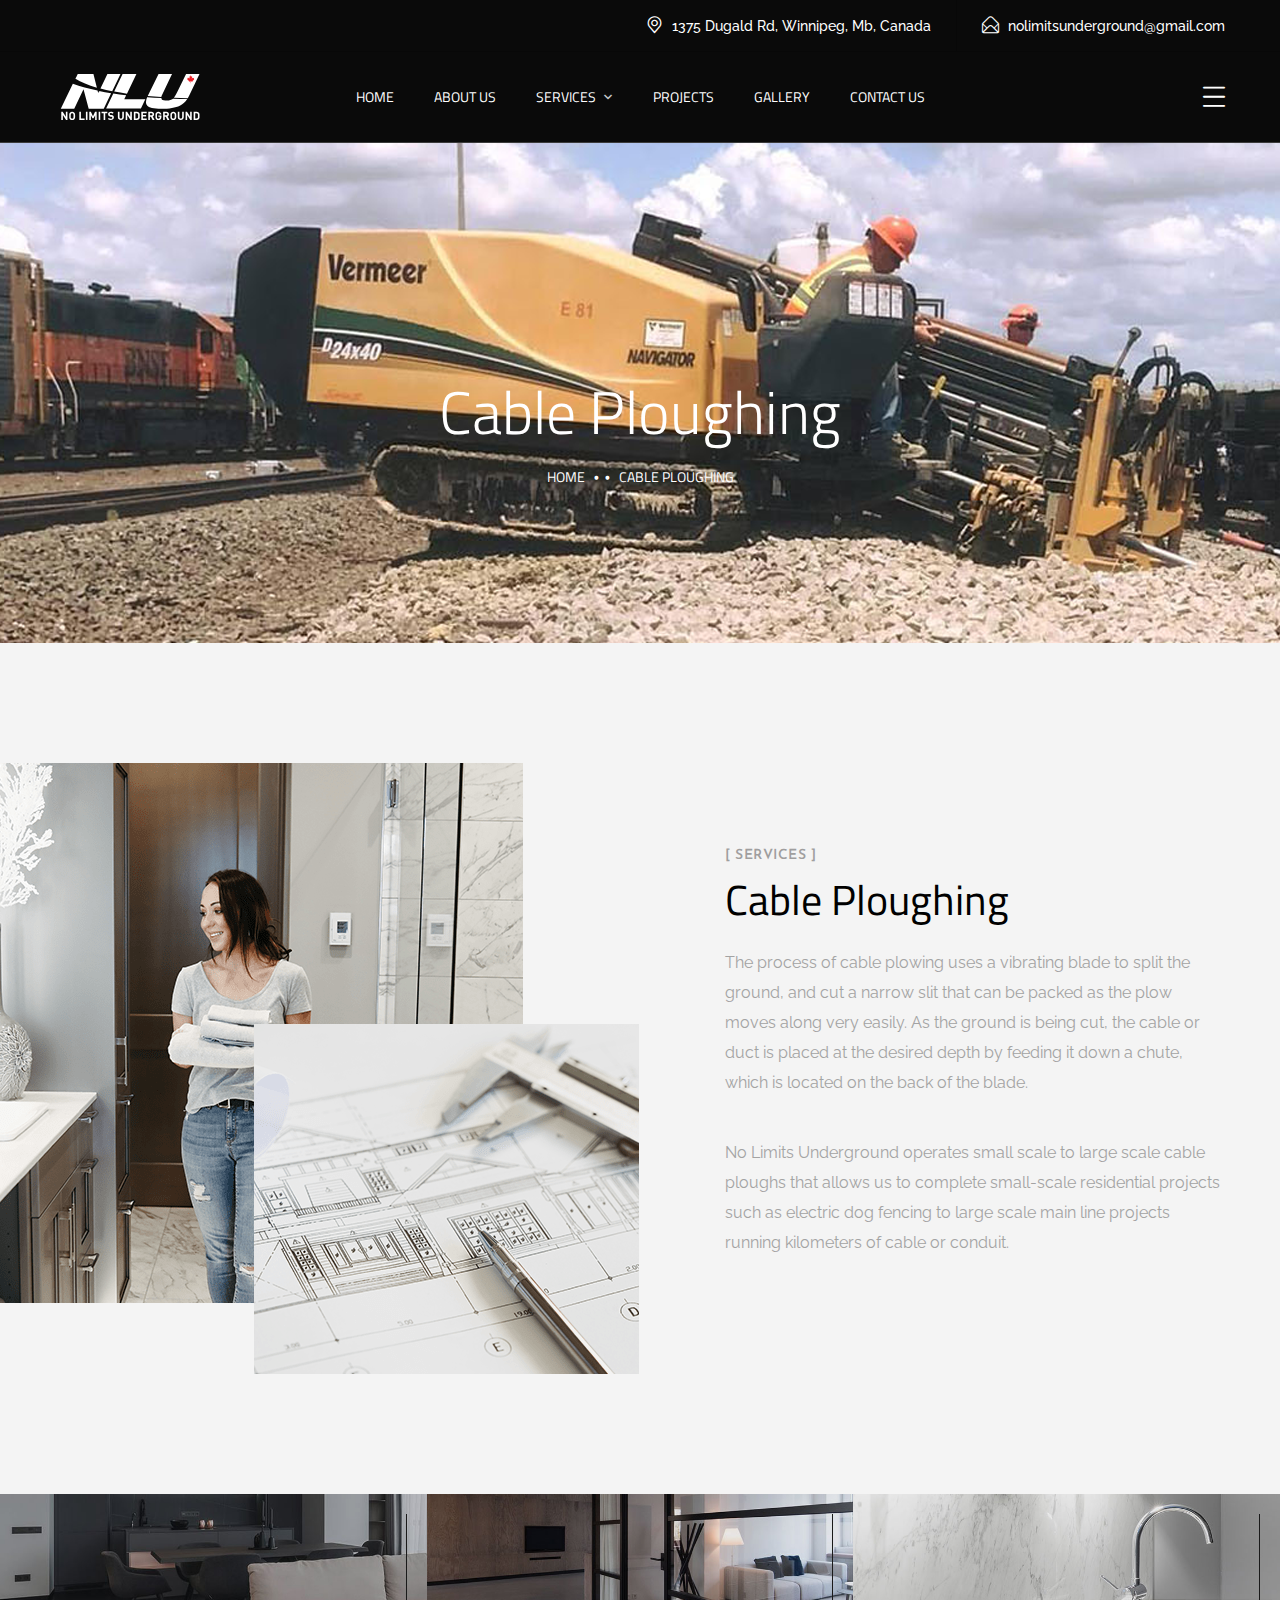
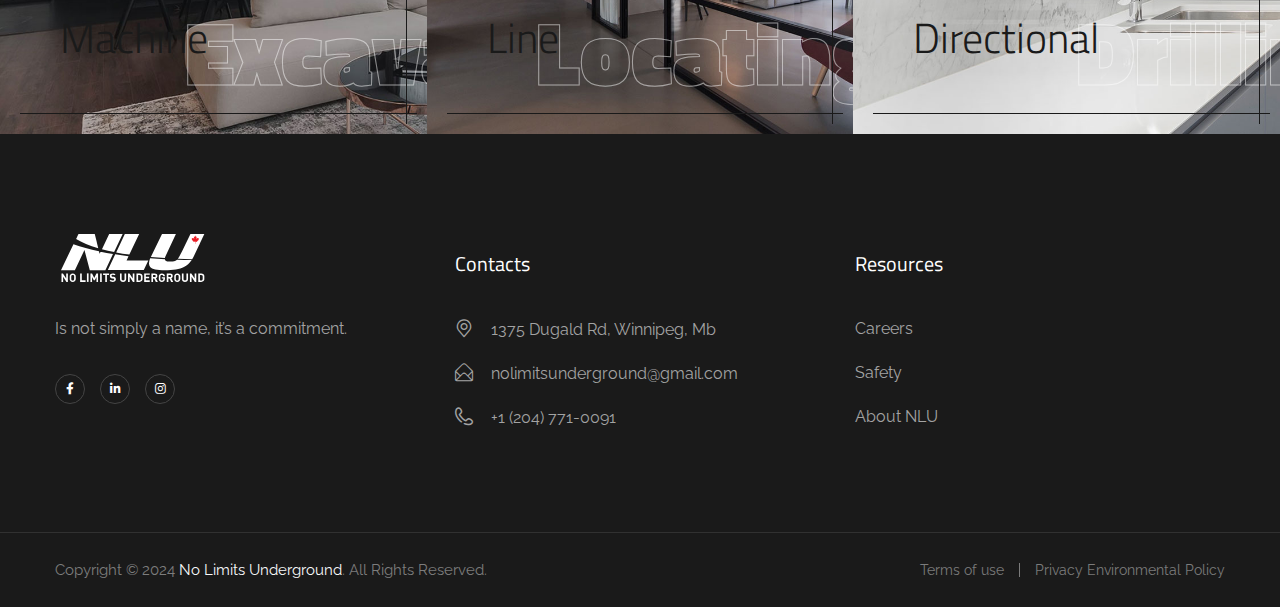
<file: cable-ploughing.html>
<!DOCTYPE html>
<html lang="en">

<head>
    <meta charset="utf-8">
    <meta http-equiv="X-UA-Compatible" content="IE=edge" />
    <meta name="viewport" content="width=device-width, initial-scale=1, maximum-scale=1" />
    <title>No Limits Underground</title>

    <link rel="apple-touch-icon" sizes="180x180" href="images/favicon/apple-touch-icon.png">
    <link rel="icon" type="image/png" sizes="32x32" href="images/favicon/favicon-32x32.png">
    <link rel="icon" type="image/png" sizes="16x16" href="images/favicon/favicon-16x16.png">
    <link rel="manifest" href="/site.webmanifest">
    <meta name="msapplication-TileColor" content="#da532c">
    <meta name="theme-color" content="#ffffff">

    <link rel="shortcut icon" type="image/x-icon" href="images/favicon/favicon.ico" />
    <link rel="stylesheet" href="css/bootstrap.min.css" />
    <link rel="stylesheet" href="css/font-awesome.min.css" />
    <link rel="stylesheet" href="css/flaticon.css" />
    <link rel="stylesheet" href="css/owl.carousel.min.css" />
    <link rel="stylesheet" href="css/owl.theme.css" />
    <link rel="stylesheet" href="css/magnific-popup.css" />
    <link rel="stylesheet" href="css/lightgallery.css" />
    <link rel="stylesheet" href="css/woocommerce.css" />
    <link rel="stylesheet" href="css/royal-preload.css" />

    <link rel="stylesheet" href="style.css" />
    <link rel="stylesheet" href="css/dark.css" />
    <!-- REVOLUTION SLIDER CSS -->
    <link rel="stylesheet" type="text/css" href="plugins/revolution/revolution/css/settings.css">   
    <!-- REVOLUTION NAVIGATION STYLE -->
    <link rel="stylesheet" type="text/css" href="plugins/revolution/revolution/css/navigation.css">
</head>

<body>
    <div id="royal_preloader"></div>
    <div id="page" class="site">
        <header id="site-header" class="site-header header-static">
            <!-- Main Header start -->
            <div class="header-topbar style-2 d-none d-lg-block">
                <div class="octf-area-wrap">
                    <div class="container">
                        <div class="row">
                            <div class="col-md-4 align-self-center">
                               <!-- <div class="topbar-socials list-social">
                                    <ul>
                                        <li><a href="http://twitter.com" target="_self"><i class="fab fa-twitter"></i></a></li>
                                        <li><a href="http://facebook.com" target="_self"><i class="fab fa-facebook-f"></i></a></li>
                                        <li><a href="http://linkedin.com" target="_self"><i class="fab fa-linkedin-in"></i></a></li>
                                        <li><a href="http://instagram" target="_self"><i class="fab fa-instagram"></i></a></li>
                                    </ul>
                                </div>-->
                            </div>
                            <div class="col-md-8">
                                <ul class="topbar-info d-flex mb-0 justify-content-end clearfix">
                                    <li><i class="ot-flaticon-place"></i>1375 Dugald Rd, Winnipeg, Mb, Canada</li>
                                    <li><a href="mailto:nolimitsunderground@gmail.com"><i class="ot-flaticon-mail"></i>nolimitsunderground@gmail.com</a></li>
                                </ul>
                            </div>
                        </div>
                    </div>
                </div>
            </div>
            <div class="octf-main-header header-4 is-fixed">
                <div class="octf-area-wrap">
                    <div class="container octf-mainbar-container">
                        <div class="octf-mainbar">
                            <div class="octf-mainbar-row octf-row">
                                <div class="octf-col logo-col">
                                    <div id="site-logo" class="site-logo">
                                        <a href="index.html">
                                            <img src="images/logo-footer.svg" alt="Theratio" class="logo-size-small">
                                        </a>
                                    </div>
                                </div>
                                <div class="octf-col menu-col">
                                    <nav id="site-navigation" class="main-navigation nav-text-dark">
                                        <ul class="menu">
                                            <li>
                                            <!-- <li class="menu-item-has-children current-menu-item current-menu-ancestor"></li>-->
                                                <a href="index.html">Home</a>
                                                <!--<ul class="sub-menu">
                                                    <li><a href="index.html">Home</a></li>
                                                    <li><a href="index-dark.html">Main Dark</a></li>
                                                    <li><a href="index-2.html">Interior Design</a></li>
                                                    <li><a href="index-2-light.html">Interior Design Light</a></li>
                                                    <li><a href="index-3.html">Studio Home</a></li>
                                                    <li><a href="index-3-dark.html">Studio Home Dark</a></li>
                                                    <li><a href="index-4.html">Architecture Agency</a></li>
                                                    <li class="current-menu-item"><a href="index-4-dark.html">Architecture Agency Dark</a></li>
                                                    <li><a href="index-5.html">Design Company</a></li>
                                                    <li><a href="index-5-dark.html">Design Company Dark</a></li>
                                                    <li><a href="index-6.html">Home Video</a></li>
                                                    <li><a href="index-6-dark.html">Home Video Dark</a></li>
                                                    <li><a href="home-full-screen.html">Home Full Screen</a></li>
                                                    <li><a href="one-page.html">Home One Page</a></li>
                                                    <li><a href="one-page-dark.html">Home One Page Dark</a></li>
                                                    <li><a href="index-sidenav.html">Home with Side Menu</a></li>
                                                    <li><a href="index-sidenav-light.html">Home with Side Menu Light</a></li>
                                                </ul>-->
                                            </li>
                                            <li><a href="about-us.html">About Us</a>
                                            <!--<li class="menu-item-has-children"><a href="#">Pages</a>
                                                <ul class="sub-menu">
                                                    <li><a href="about-us.html">About Us</a></li>
                                                    <li><a href="our-services.html">Our Services</a></li>
                                                    <li><a href="our-team.html">Our Team</a></li>
                                                    <li><a href="single-team.html">Single Team</a></li>
                                                    <li><a href="our-process.html">Our Process</a></li>
                                                    <li><a href="our-studio.html">Our Stufio</a></li>
                                                    <li class="menu-item-has-children"><a href="shop.html">Shop</a>
                                                        <ul class="sub-menu">
                                                            <li><a href="single-product.html">Single Product</a></li>
                                                            <li><a href="checkout-page.html">Checkout Page</a></li>
                                                            <li><a href="cart-page.html">Cart Page</a></li>
                                                        </ul>
                                                    </li>
                                                    <li><a href="typography.html">Typography</a></li>
                                                    <li><a href="elements.html">Elements</a></li>
                                                    <li><a href="faq.html">FAQS</a></li>
                                                    <li><a href="cooming-soon.html">Coming Soon</a></li>
                                                    <li><a href="404-error.html">404 Error</a></li>
                                                </ul>-->
                                            </li>
                                            <li class="menu-item-has-children"><a href="services.html">Services</a> 
                                                <ul class="sub-menu">
                                                    <li><a href="directional-drilling.html">Directional Drilling</a></li>
                                                    <li><a href="hydro-excavation.html">Hydro Excavation</a></li>
                                                    <li><a href="cable-ploughing.html">Cable Ploughing</a></li>
                                                    <li><a href="excavation.html">Excavation</a></li>
                                                    <li><a href="line-locating.html">Line Locating</a></li>
                                                    
                                                </ul>
                                            </li>
                                            <li><a href="404-error.html">Projects</a>
                                            <!--<li class="menu-item-has-children mega-dropdown"><a href="#">Portfolio</a>
                                                <ul class="mega-sub-menu">
                                                    <li class="row">
                                                        <ul class="col">
                                                            <li class="menu-title">Portfolio Types</li>
                                                            <li><a href="portfolio-masonry.html">Portfolio Grid Masonry</a></li>
                                                            <li><a href="portfolio-no-gap.html">Portfolio Grid No Gap</a></li>
                                                            <li><a href="portfolio-under.html">Portfolio Info Under Image</a></li>
                                                            <li><a href="portfolio-metro.html">Portfolio Metro</a></li>
                                                            <li><a href="portfolio-metro-no-gap.html">Portfolio Metro No Space</a></li>
                                                            <li><a href="portfolio-gallery.html">Portfolio Gallery</a></li>
                                                            <li><a href="portfolio-slider.html">Portfolio Slider</a></li>
                                                        </ul>
                                                        <ul class="col">
                                                            <li class="menu-title">Portfolio Layout</li>
                                                            <li><a href="portfolio-two-column.html">Two Columns</a></li>
                                                            <li><a href="portfolio-three-column.html">Three Columns</a></li>
                                                            <li><a href="portfolio-three-column-wide.html">Three Columns Wide</a></li>
                                                            <li><a href="portfolio-four-column-wide.html">Four Columns Wide</a></li>
                                                            <li><a href="portfolio-five-column-wide.html">Five Columns Wide</a></li>
                                                        </ul>
                                                        <ul class="col">
                                                            <li class="menu-title">Single Types</li>
                                                            <li><a href="portfolio-standar.html">Standard</a></li>
                                                            <li><a href="portfolio-detail-slider.html">Slider Images</a></li>
                                                            <li><a href="portfolio-left.html">Left Images</a></li>
                                                            <li><a href="portfolio-right.html">Right Images</a></li>
                                                            <li><a href="portfolio-small.html">Small Images</a></li>
                                                            <li><a href="portfolio-big.html">Big Images</a></li>
                                                        </ul>
                                                        <ul class="col">
                                                            <li class="menu-title">Hover Types</li>
                                                            <li><a href="image-scale.html">Image Scale</a></li>
                                                            <li><a href="show-overlay-info.html">Show Overlay Info</a></li>
                                                            <li><a href="hidden-overlay-info.html">Hidden Overlay Info</a></li>
                                                            <li><a href="background-solid.html">Background Solid</a></li>
                                                            <li><a href="hidden-1.html">Hidden 1</a></li>
                                                            <li><a href="hidden-2.html">Hidden 2</a></li>
                                                        </ul>
                                                    </li>
                                                </ul>-->
                                            </li>
                                            <li><a href="404-error.html">Gallery</a>
                                                <!--<li class="menu-item-has-children"><a href="blog.html">Blog</a>
                                                    <ul class="sub-menu">
                                                    <li><a href="blog.html">Blog Listing</a></li>
                                                    <li><a href="blog-grid.html">Blog Grid</a></li>
                                                    <li><a href="post.html">Blog Single</a></li>
                                                </ul>-->
                                            </li>
                                            <li><a href="contact.html">Contact us</a></li>
                                        </ul>
                                    </nav>
                                </div>
                                <div class="octf-col cta-col text-right">
                                <!-- Call To Action -->
                                    <!--<div class="octf-btn-cta">

                                        <div class="octf-search octf-cta-header mr-0">
                                            <div class="toggle_search octf-cta-icons">
                                                <i class="ot-flaticon-search"></i>
                                            </div>-->
                                            <!-- Form Search on Header -->
                                            <!--<div class="h-search-form-field collapse">
                                                <div class="h-search-form-inner">
                                                    <form role="search" method="get" class="search-form">
                                                        <input type="search" class="search-field" placeholder="SEARCH..." value="" name="s">
                                                        <button type="submit" class="search-submit"><i class="ot-flaticon-search"></i></button>
                                                    </form>
                                                </div>                                  
                                            </div>
                                        </div>-->

                                        <div class="octf-sidepanel octf-cta-header pr-0 border-left-0">
                                            <div class="site-overlay panel-overlay"></div>
                                            <div id="panel-btn" class="panel-btn octf-cta-icons">
                                                <i class="ot-flaticon-menu"></i>
                                            </div>
                                        </div>
                                        
                                    </div>                              
                                </div>
                            </div>
                        </div>
                    </div>
                </div>
            </div>
            <div class="header_mobile bg-dark-theratio">
                <div class="container-fluid">
                    <div class="octf-mainbar-row octf-row">
                        <div class="octf-col">
                            <div class="mlogo_wrapper clearfix">
                                <div class="mobile_logo">
                                    <a href="index.html">
                                        <img src="images/logo.svg" alt="Theratio">
                                    </a>
                                </div>
                            </div>
                        </div>
                        <div class="octf-col justify-content-end">
                            <!--<div class="octf-search octf-cta-header">
                                <div class="toggle_search octf-cta-icons">
                                    <i class="ot-flaticon-search"></i>
                                </div>-->
                                <!-- Form Search on Header -->
                                <!--<div class="h-search-form-field collapse">
                                    <div class="h-search-form-inner">
                                        <form role="search" method="get" class="search-form">
                                            <input type="search" class="search-field" placeholder="SEARCH..." value="" name="s">
                                            <button type="submit" class="search-submit"><i class="ot-flaticon-search"></i></button>
                                        </form>
                                    </div>                                  
                                </div>
                            </div>-->
                            <div class="octf-menu-mobile octf-cta-header">
                                <div id="mmenu-toggle" class="mmenu-toggle">
                                    <button><i class="ot-flaticon-menu"></i></button>
                                </div>
                                <div class="site-overlay mmenu-overlay"></div>
                                <div id="mmenu-wrapper" class="mmenu-wrapper on-right">
                                    <div class="mmenu-inner">
                                        <a class="mmenu-close" href="#"><i class="ot-flaticon-right-arrow"></i></a>
                                        <div class="mobile-nav">
                                            <ul id="menu-main-menu" class="mobile_mainmenu none-style">
                                                <li class="menu-item-has-children current-menu-item current-menu-ancestor">
                                                    <a href="index.html">Home</a>
                                                    <!--<ul class="sub-menu">
                                                        <li><a href="index.html">Main Home</a></li>
                                                        <li><a href="index-dark.html">Main Dark</a></li>
                                                        <li><a href="index-2.html">Interior Design</a></li>
                                                        <li><a href="index-2-light.html">Interior Design Light</a></li>
                                                        <li><a href="index-3.html">Studio Home</a></li>
                                                        <li><a href="index-3-dark.html">Studio Home Dark</a></li>
                                                        <li><a href="index-4.html">Architecture Agency</a></li>
                                                        <li class="current-menu-item"><a href="index-4-dark.html">Architecture Agency Dark</a></li>
                                                        <li><a href="index-5.html">Design Company</a></li>
                                                        <li><a href="index-5-dark.html">Design Company Dark</a></li>
                                                        <li><a href="index-6.html">Home Video</a></li>
                                                        <li><a href="index-6-dark.html">Home Video Dark</a></li>
                                                        <li><a href="home-full-screen.html">Home Full Screen</a></li>
                                                        <li><a href="one-page.html">Home One Page</a></li>
                                                        <li><a href="one-page-dark.html">Home One Page Dark</a></li>
                                                        <li><a href="index-sidenav.html">Home with Side Menu</a></li>
                                                        <li><a href="index-sidenav-light.html">Home with Side Menu Light</a></li>
                                                    </ul>-->
                                                </li>
                                                <li><a href="about-us.html">About us</a>
                                                   <!-- <ul class="sub-menu">
                                                        <li><a href="about-us.html">About Us</a></li>
                                                        <li><a href="our-services.html">Our Services</a></li>
                                                        <li><a href="our-team.html">Our Team</a></li>
                                                        <li><a href="single-team.html">Single Team</a></li>
                                                        <li><a href="our-process.html">Our Process</a></li>
                                                        <li><a href="our-studio.html">Our Studio</a></li>
                                                        <li class="menu-item-has-children"><a href="shop.html">Shop</a>
                                                            <ul class="sub-menu">
                                                                <li><a href="single-product.html">Single Product</a></li>
                                                                <li><a href="checkout-page.html">Checkout Page</a></li>
                                                                <li><a href="cart-page.html">Cart Page</a></li>
                                                            </ul>
                                                        </li>
                                                        <li><a href="typography.html">Typography</a></li>
                                                        <li><a href="elements.html">Elements</a></li>
                                                        <li><a href="faq.html">FAQS</a></li>
                                                        <li><a href="cooming-soon.html">Coming Soon</a></li>
                                                        <li><a href="404-error.html">404 Error</a></li>
                                                    </ul>-->
                                                </li>
                                                <li><a href="services.html">Services</a>
                                                   <ul class="sub-menu">
                                                        <li><a href="directional-drilling.html">Directional Drilling</a></li>
                                                        <li><a href="hydro-excavation.html">Hydro Excavation</a></li>
                                                        <li><a href="cable-ploughing.html">Cable Ploughing</a></li>
                                                        <li><a href="excavation.html">Excavation</a></li>
                                                        <li><a href="line-locating.html">Line Locating</a></li>
                                                    </ul>
                                                </li>
                                                <li><a href="404-error.html">Projects</a>
                                                   <!-- <ul class="sub-menu">
                                                        <li class="menu-item-has-children"><a href="#">Portfolio Types</a>
                                                            <ul class="sub-menu">
                                                                <li><a href="portfolio-masonry.html">Portfolio Grid Masonry</a></li>
                                                                <li><a href="portfolio-no-gap.html">Portfolio Grid No Gap</a></li>
                                                                <li><a href="portfolio-under.html">Portfolio Info Under Image</a></li>
                                                                <li><a href="portfolio-metro.html">Portfolio Metro</a></li>
                                                                <li><a href="portfolio-metro-no-gap.html">Portfolio Metro No Space</a></li>
                                                                <li><a href="portfolio-gallery.html">Portfolio Gallery</a></li>
                                                                <li><a href="portfolio-slider.html">Portfolio Slider</a></li>
                                                            </ul>
                                                        </li>
                                                        <li class="menu-item-has-children"><a href="#">Portfolio Layout</a>
                                                            <ul class="sub-menu">
                                                                <li><a href="portfolio-two-column.html">Two Columns</a></li>
                                                                <li><a href="portfolio-three-column.html">Three Columns</a></li>
                                                                <li><a href="portfolio-three-column-wide.html">Three Columns Wide</a></li>
                                                                <li><a href="portfolio-four-column-wide.html">Four Columns Wide</a></li>
                                                                <li><a href="portfolio-five-column-wide.html">Five Columns Wide</a></li>
                                                            </ul>
                                                        </li>
                                                        <li class="menu-item-has-children"><a href="#">Portfolio Hover Types</a>
                                                            <ul class="sub-menu">
                                                                <li><a href="portfolio-standar.html">Standar</a></li>
                                                                <li><a href="portfolio-detail-slider.html">Slider Images</a></li>
                                                                <li><a href="portfolio-left.html">Left Image</a></li>
                                                                <li><a href="portfolio-right.html">Right Image</a></li>
                                                                <li><a href="portfolio-small.html">Small Image</a></li>
                                                                <li><a href="portfolio-big.html">Big Image</a></li>
                                                            </ul>
                                                        </li>
                                                        <li class="menu-item-has-children"><a href="image-scale.html">Image-scale</a>
                                                            <ul class="sub-menu">
                                                                <li><a href="image-scale.html">Image Scale</a></li>
                                                                <li><a href="show-overlay-info.html">Show Overlay Info</a></li>
                                                                <li><a href="hidden-overlay-info.html">Hidden Overlay Info</a></li>
                                                                <li><a href="background-solid.html">Background Solid</a></li>
                                                                <li><a href="hidden-1.html">Hidden 1</a></li>
                                                                <li><a href="hidden-2.html">Hidden 2</a></li>
                                                            </ul>
                                                        </li>
                                                    </ul>-->
                                                </li>
                                                <li><a href="404-error.html">Gallery</a>
                                                   <!-- <ul class="sub-menu">
                                                        <li><a href="blog.html">Blog Listing</a></li>
                                                        <li><a href="blog-grid.html">Blog Grid</a></li>
                                                        <li><a href="post.html">Blog Single</a></li>
                                                    </ul>-->
                                                </li>
                                                <li><a href="contact.html">Contact us</a></li>
                                            </ul>
                                        </div>
                                    </div>
                                </div>
                            </div>
                        </div>
                    </div>
                </div>
            </div>
        </header>

        <div id="side-panel" class="side-panel">
            <a href="#" class="side-panel-close"><i class="ot-flaticon-close-1"></i></a>
            <div class="side-panel-block">
                <div class="side-panel-wrap">
                    <div class="the-logo">
                        <a href="index-html">
                            <img src="images/logo-footer.svg" alt="Theratio">
                        </a>                    
                    </div>
                    <div class="ot-heading ">
                        <h2 class="main-heading">Contact Info</h2>
                    </div>
                    <div class="side-panel-cinfo">
                        <ul class="panel-cinfo">
                            <li class="panel-list-item">
                                <span class="panel-list-icon"><i class="ot-flaticon-place"></i></span>
                                <span class="panel-list-text">1375 Dugald Rd, Winnipeg, Mb</span>
                            </li>
                            <li class="panel-list-item">
                                <span class="panel-list-icon"><i class="ot-flaticon-mail"></i></span>
                                <span class="panel-list-text">nolimitsunderground@gmail.com</span>
                            </li>
                            <li class="panel-list-item">
                                <span class="panel-list-icon"><i class="ot-flaticon-phone-call"></i></span>
                                <span class="panel-list-text">+1 (204) 771-0091</span>
                            </li>
                        </ul>
                    </div>
                    <div class="side-panel-social">
                        <ul>
                            <li><a target="_blank" href="https://www.facebook.com/people/No-Limits-Underground/100078788262957/" target="_self"><i class="fab fa-facebook-f"></i></a></li>
                            <li><a target="_blank" href="https://www.linkedin.com/company/no-limits-undergound-ltd/" target="_self"><i class="fab fa-linkedin-in"></i></a></li>
                            <li><a target="_blank" href="https://www.instagram.com/nolimitsunderground/" target="_self"><i class="fab fa-instagram"></i></a></li>

                        </ul>
                    </div>
                </div>
            </div>
        </div>

        <div id="content" class="site-content">
            <div class="page-header dtable text-center header-transparent pheader-services">
                <div class="dcell">
                    <div class="container">
                        <h1 class="page-title">Cable Ploughing </h1>
                        <ul id="breadcrumbs" class="breadcrumbs none-style">
                            <li><a href="index.html">Home</a></li>
                            <li class="active">Cable Ploughing</li>
                        </ul>    
                    </div>
                </div>
            </div>
        </div>

        <section class="services-studio">
            <div class="container">
                <div class="row">
                    <div class="col-lg-6 col-md-12 align-self-center">
                        <div class="services-studio-img">
                            <img src="images/services/image2-studio.png" alt="">
                        </div>
                    </div>
                    <div class="col-lg-6 col-md-12 align-self-center">
                        <div class="services-studio-detail">
                            <div class="ot-heading">
                                <span>[ Services ]</span>
                                <h2 class="main-heading" style="color: black;">Cable Ploughing</h2>
                            </div>
                            <p>The process of cable plowing uses a vibrating blade to split the ground, and cut a narrow slit that can be packed as the plow moves along very easily. As the ground is being cut, the cable or duct is placed at the desired depth by feeding it down a chute, which is located on the back of the blade.</p>
                            <p>No Limits Underground operates small scale to large scale cable ploughs that allows us to complete small-scale residential projects such as electric dog fencing to large scale main line projects running kilometers of cable or conduit.</p>    
                        
                        </div>
                    </div>
                </div>
            </div>
        </section>
        <div>
            <div class="container-fluid">
                <div class="row justify-content-center">
                    <div class="col-lg-4 col-md-6 px-0">
                        <div class="cate-lines s-dark">
                            <div class="cate-item">
                                <a href="#">                
                                    <img src="images/services/cate1.jpg" alt="">
                                </a>                
                                <div class="cate-item_content">
                                    <a href="#"><h2>Machine<span class="number-stroke">Excavation</span></h2></a>
                                </div>
                            </div>
                        </div>
                    </div>
                    <div class="col-lg-4 col-md-6 px-0">
                        <div class="cate-lines s-dark">
                            <div class="cate-item">
                                <a href="#">                
                                    <img src="images/services/cate2.jpg" alt="">
                                </a>                
                                <div class="cate-item_content">
                                    <a href="#"><h2>Line<span class="number-stroke">Locating</span></h2></a>
                                </div>
                            </div>
                        </div>
                    </div>
                    <div class="col-lg-4 col-md-6 px-0">
                        <div class="cate-lines s-dark">
                            <div class="cate-item">
                                <a href="#">                
                                    <img src="images/services/cate3.jpg" alt="">
                                </a>                
                                <div class="cate-item_content">
                                    <a href="#"><h2>Directional<span class="number-stroke">Drilling</span></h2></a>
                                </div>
                            </div>
                        </div>
                    </div>
                </div>
            </div>
        </div>

        <footer id="site-footer" class="site-footer">
            <div class="container">
                <div class="row">
                    <div class="col-xl-4 col-lg-6 col-md-6 col-sm-12 mb-4 mb-xl-0">
                        <div class="widget-footer">
                            <img src="images/logo-footer.svg" class="footer-logo" alt="">
                            <p>Is not simply a name, it’s a commitment.</p>
                            <div class="footer-social list-social">
                                <ul>
                                    <li><a target="_blank" href="https://www.facebook.com/people/No-Limits-Underground/100078788262957/" target="_self"><i class="fab fa-facebook-f"></i></a></li>
                                    <li><a target="_blank" href="https://www.linkedin.com/company/no-limits-undergound-ltd/" target="_self"><i class="fab fa-linkedin-in"></i></a></li>
                                    <li><a target="_blank" href="https://www.instagram.com/nolimitsunderground/" target="_self"><i class="fab fa-instagram"></i></a></li>
                                </ul>
                            </div>
                        </div>
                    </div>
                    <div class="col-xl-4 col-lg-6 col-md-6 col-sm-12 mb-4 mb-xl-0">
                        <div class="widget-footer">
                            <h6>Contacts</h6>
                            <ul class="footer-list">
                                <li class="footer-list-item">
                                    <span class="list-item-icon"><i class="ot-flaticon-place"></i></span>
                                    <span class="list-item-text">1375 Dugald Rd, Winnipeg, Mb</span>
                                </li>
                                <li class="footer-list-item">
                                    <span class="list-item-icon"><i class="ot-flaticon-mail"></i></span>
                                    <span class="list-item-text">nolimitsunderground@gmail.com</span>
                                </li>
                                <li class="footer-list-item">
                                    <span class="list-item-icon"><i class="ot-flaticon-phone-call"></i></span>
                                    <span class="list-item-text">+1 (204) 771-0091</span>
                                </li>
                            </ul>
                        </div>
                    </div>
                    <div class="col-xl-4 col-lg-6 col-md-6 col-sm-12 mb-4 mb-md-0">
                        <div class="widget-footer widget-contact">
                            <h6>Resources</h6>
                            <ul>
                                <li><a href="#">Careers</a></li>
                                <li><a href="#">Safety</a></li>
                                <li><a href="about-us.html">About NLU</a></li>
                            </ul>
                        </div>
                    </div>
                    
                </div>
            </div>
        </footer><!-- #site-footer -->
        <div class="footer-bottom">
            <div class="container">
                <div class="row">
                    <div class="col-lg-7 col-md-12 mb-4 mb-lg-0">
                        <p>Copyright © 2024 <a class="text-light" href="index.html">No Limits Underground</a>. All Rights Reserved.</p>
                    </div>
                    <div class="col-lg-5 col-md-12 align-self-center">
                        <ul class="icon-list-items inline-items justify-content-lg-end">
                            <li class="icon-list-item inline-item">
                                <a href="#"><span class="icon-list-text">Terms of use</span></a>
                            </li>
                            <li class="icon-list-item inline-item">
                                <a href="#"><span class="icon-list-text">Privacy Environmental Policy</span></a>
                            </li>
                        </ul>
                    </div>
                </div>
            </div>
        </div>
    </div><!-- #page -->
    <a id="back-to-top" href="#" class="show"><i class="ot-flaticon-left-arrow"></i></a>
            <!-- jQuery -->
        <script src="js/jquery.min.js"></script>
        <script src="js/mousewheel.min.js"></script>
        <script src="js/lightgallery-all.min.js"></script>
        <script src="js/jquery.magnific-popup.min.js"></script>
        <script src="js/jquery.isotope.min.js"></script>
        <script src="js/owl.carousel.min.js"></script>
        <script src="js/easypiechart.min.js"></script>
        <script src="js/jquery.countdown.min.js"></script>
        <script src="js/scripts.js"></script>
        <script src="js/royal_preloader.min.js"></script>
        <!-- REVOLUTION JS FILES -->
    
        <script  src="plugins/revolution/revolution/js/jquery.themepunch.tools.min.js"></script>
        <script  src="plugins/revolution/revolution/js/jquery.themepunch.revolution.min.js"></script>
    
        <!-- SLIDER REVOLUTION 5.0 EXTENSIONS  (Load Extensions only on Local File Systems !  The following part can be removed on Server for On Demand Loading) -->    
        <script  src="plugins/revolution/revolution/js/extensions/revolution-plugin.js"></script>
    
        <!-- REVOLUTION SLIDER SCRIPT FILES -->
        <script  src="js/rev-script-2.js"></script>
        <script>
            window.jQuery = window.$ = jQuery;  
            (function($) { "use strict";
                //Preloader
                Royal_Preloader.config({
                    mode           :   'progress',
                    background     :   '#1a1a1a',
                });
            })(jQuery);
        </script>  
    </body>
    </html>
</file>
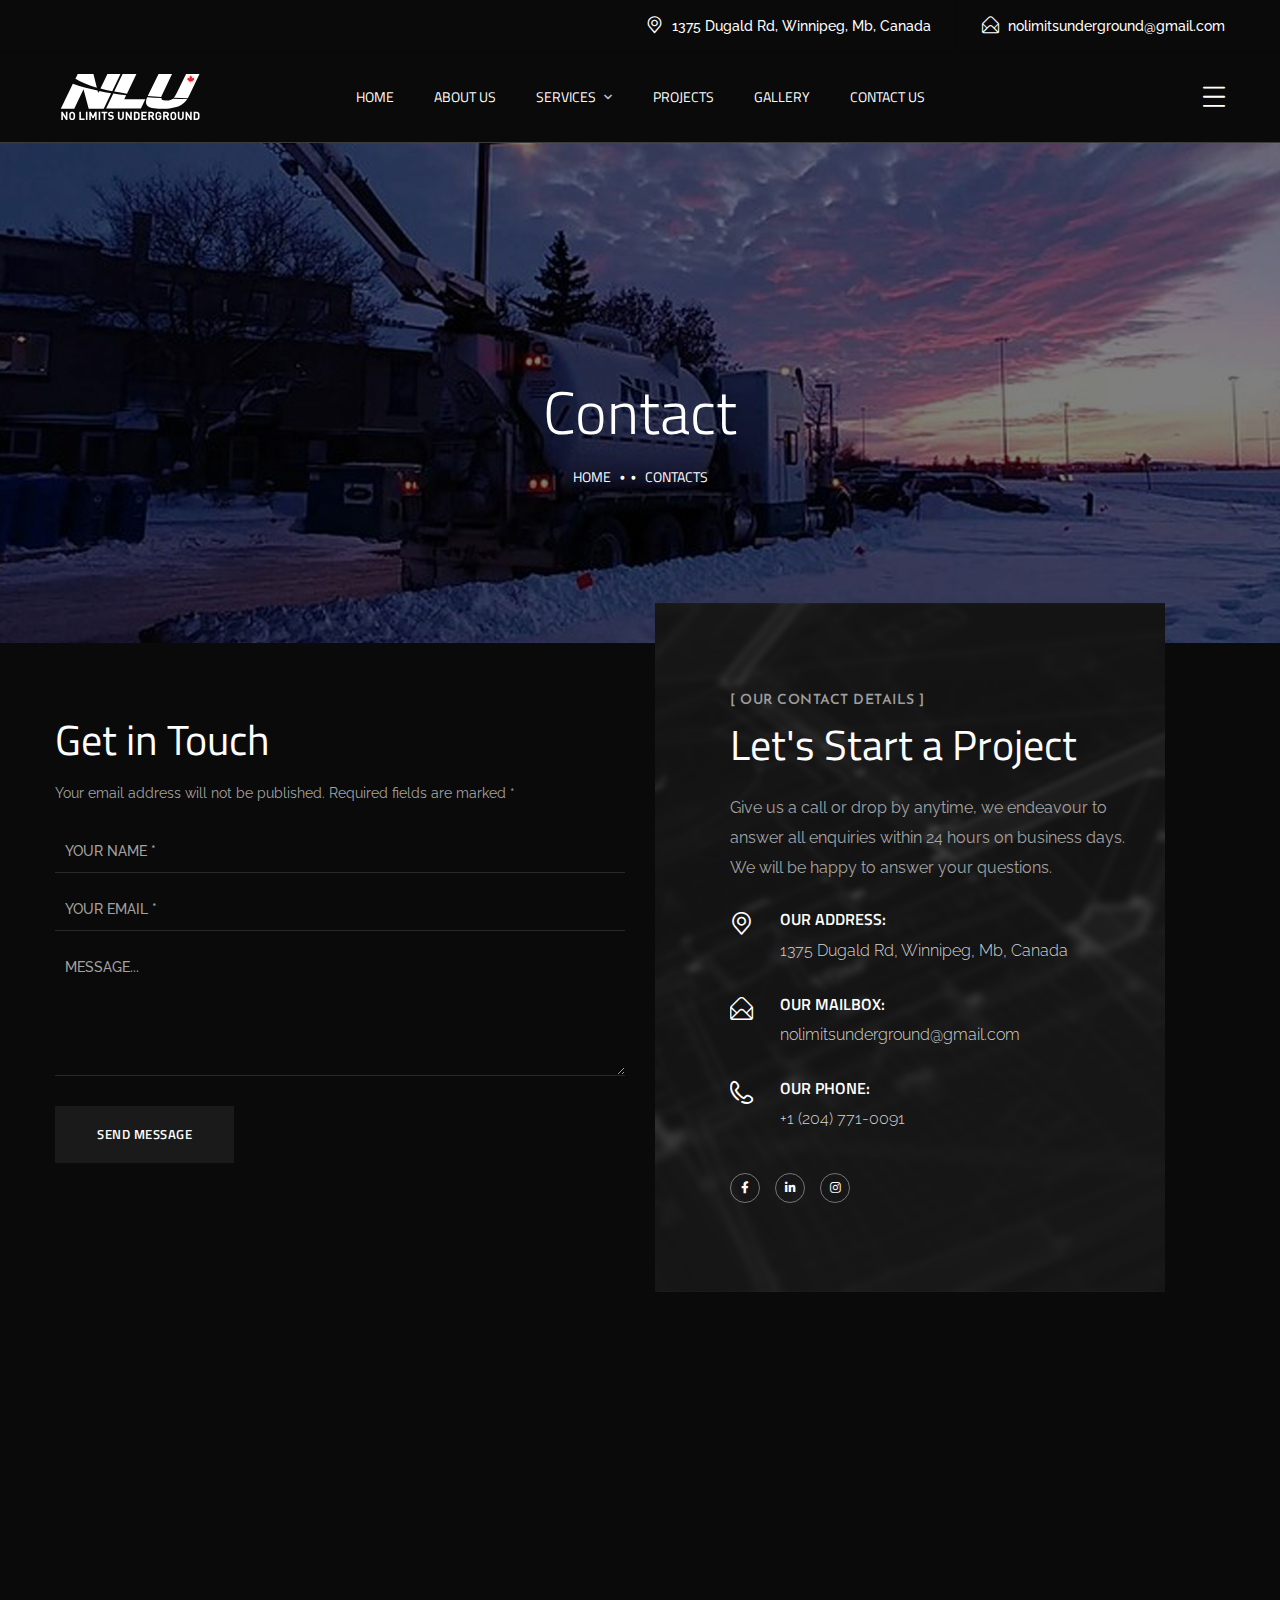
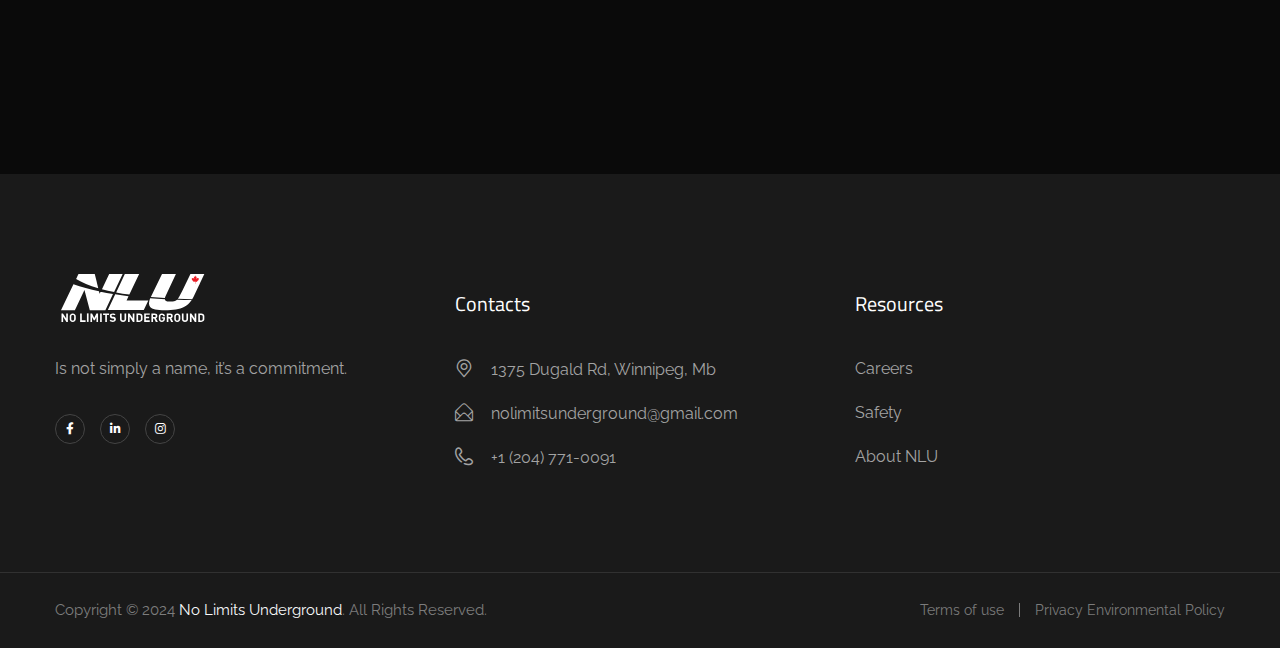
<file: contact.html>
<!DOCTYPE html>
<html lang="en">

<head>
    <meta charset="utf-8">
    <meta http-equiv="X-UA-Compatible" content="IE=edge" />
    <meta name="viewport" content="width=device-width, initial-scale=1, maximum-scale=1" />
    <title>No Limits Underground</title>

    <link rel="apple-touch-icon" sizes="180x180" href="images/favicon/apple-touch-icon.png">
    <link rel="icon" type="image/png" sizes="32x32" href="images/favicon/favicon-32x32.png">
    <link rel="icon" type="image/png" sizes="16x16" href="images/favicon/favicon-16x16.png">
    <link rel="manifest" href="/site.webmanifest">
    <meta name="msapplication-TileColor" content="#da532c">
    <meta name="theme-color" content="#ffffff">

    <link rel="shortcut icon" type="image/x-icon" href="images/favicon/favicon.ico" />
    <link rel="stylesheet" href="css/bootstrap.min.css" />
    <link rel="stylesheet" href="css/font-awesome.min.css" />
    <link rel="stylesheet" href="css/flaticon.css" />
    <link rel="stylesheet" href="css/owl.carousel.min.css" />
    <link rel="stylesheet" href="css/owl.theme.css" />
    <link rel="stylesheet" href="css/magnific-popup.css" />
    <link rel="stylesheet" href="css/lightgallery.css" />
    <link rel="stylesheet" href="css/woocommerce.css" />
    <link rel="stylesheet" href="css/royal-preload.css" />

    <link rel="stylesheet" href="style.css" />
    <link rel="stylesheet" href="css/dark.css" />
    <!-- REVOLUTION SLIDER CSS -->
    <link rel="stylesheet" type="text/css" href="plugins/revolution/revolution/css/settings.css">   
    <!-- REVOLUTION NAVIGATION STYLE -->
    <link rel="stylesheet" type="text/css" href="plugins/revolution/revolution/css/navigation.css">
</head>

<body>
    <div id="royal_preloader"></div>
    <div id="page" class="site">
        <header id="site-header" class="site-header header-static">
            <!-- Main Header start -->
            <div class="header-topbar style-2 d-none d-lg-block">
                <div class="octf-area-wrap">
                    <div class="container">
                        <div class="row">
                            <div class="col-md-4 align-self-center">
                               <!-- <div class="topbar-socials list-social">
                                    <ul>
                                        <li><a href="http://twitter.com" target="_self"><i class="fab fa-twitter"></i></a></li>
                                        <li><a href="http://facebook.com" target="_self"><i class="fab fa-facebook-f"></i></a></li>
                                        <li><a href="http://linkedin.com" target="_self"><i class="fab fa-linkedin-in"></i></a></li>
                                        <li><a href="http://instagram" target="_self"><i class="fab fa-instagram"></i></a></li>
                                    </ul>
                                </div>-->
                            </div>
                            <div class="col-md-8">
                                <ul class="topbar-info d-flex mb-0 justify-content-end clearfix">
                                    <li><i class="ot-flaticon-place"></i>1375 Dugald Rd, Winnipeg, Mb, Canada</li>
                                    <li><a href="mailto:nolimitsunderground@gmail.com"><i class="ot-flaticon-mail"></i>nolimitsunderground@gmail.com</a></li>
                                </ul>
                            </div>
                        </div>
                    </div>
                </div>
            </div>
            <div class="octf-main-header header-4 is-fixed">
                <div class="octf-area-wrap">
                    <div class="container octf-mainbar-container">
                        <div class="octf-mainbar">
                            <div class="octf-mainbar-row octf-row">
                                <div class="octf-col logo-col">
                                    <div id="site-logo" class="site-logo">
                                        <a href="index.html">
                                            <img src="images/logo-footer.svg" alt="Theratio" class="logo-size-small">
                                        </a>
                                    </div>
                                </div>
                                <div class="octf-col menu-col">
                                    <nav id="site-navigation" class="main-navigation nav-text-dark">
                                        <ul class="menu">
                                            <li>
                                            <!-- <li class="menu-item-has-children current-menu-item current-menu-ancestor"></li>-->
                                                <a href="index.html">Home</a>
                                                <!--<ul class="sub-menu">
                                                    <li><a href="index.html">Home</a></li>
                                                    <li><a href="index-dark.html">Main Dark</a></li>
                                                    <li><a href="index-2.html">Interior Design</a></li>
                                                    <li><a href="index-2-light.html">Interior Design Light</a></li>
                                                    <li><a href="index-3.html">Studio Home</a></li>
                                                    <li><a href="index-3-dark.html">Studio Home Dark</a></li>
                                                    <li><a href="index-4.html">Architecture Agency</a></li>
                                                    <li class="current-menu-item"><a href="index-4-dark.html">Architecture Agency Dark</a></li>
                                                    <li><a href="index-5.html">Design Company</a></li>
                                                    <li><a href="index-5-dark.html">Design Company Dark</a></li>
                                                    <li><a href="index-6.html">Home Video</a></li>
                                                    <li><a href="index-6-dark.html">Home Video Dark</a></li>
                                                    <li><a href="home-full-screen.html">Home Full Screen</a></li>
                                                    <li><a href="one-page.html">Home One Page</a></li>
                                                    <li><a href="one-page-dark.html">Home One Page Dark</a></li>
                                                    <li><a href="index-sidenav.html">Home with Side Menu</a></li>
                                                    <li><a href="index-sidenav-light.html">Home with Side Menu Light</a></li>
                                                </ul>-->
                                            </li>
                                            <li><a href="about-us.html">About Us</a>
                                            <!--<li class="menu-item-has-children"><a href="#">Pages</a>
                                                <ul class="sub-menu">
                                                    <li><a href="about-us.html">About Us</a></li>
                                                    <li><a href="our-services.html">Our Services</a></li>
                                                    <li><a href="our-team.html">Our Team</a></li>
                                                    <li><a href="single-team.html">Single Team</a></li>
                                                    <li><a href="our-process.html">Our Process</a></li>
                                                    <li><a href="our-studio.html">Our Stufio</a></li>
                                                    <li class="menu-item-has-children"><a href="shop.html">Shop</a>
                                                        <ul class="sub-menu">
                                                            <li><a href="single-product.html">Single Product</a></li>
                                                            <li><a href="checkout-page.html">Checkout Page</a></li>
                                                            <li><a href="cart-page.html">Cart Page</a></li>
                                                        </ul>
                                                    </li>
                                                    <li><a href="typography.html">Typography</a></li>
                                                    <li><a href="elements.html">Elements</a></li>
                                                    <li><a href="faq.html">FAQS</a></li>
                                                    <li><a href="cooming-soon.html">Coming Soon</a></li>
                                                    <li><a href="404-error.html">404 Error</a></li>
                                                </ul>-->
                                            </li>
                                            <li class="menu-item-has-children"><a href="services.html">Services</a> 
                                                <ul class="sub-menu">
                                                    <li><a href="directional-drilling.html">Directional Drilling</a></li>
                                                    <li><a href="hydro-excavation.html">Hydro Excavation</a></li>
                                                    <li><a href="cable-ploughing.html">Cable Ploughing</a></li>
                                                    <li><a href="excavation.html">Excavation</a></li>
                                                    <li><a href="line-locating.html">Line Locating</a></li>
                                                    
                                                </ul>
                                            </li>
                                            <li><a href="404-error.html">Projects</a>
                                            <!--<li class="menu-item-has-children mega-dropdown"><a href="#">Portfolio</a>
                                                <ul class="mega-sub-menu">
                                                    <li class="row">
                                                        <ul class="col">
                                                            <li class="menu-title">Portfolio Types</li>
                                                            <li><a href="portfolio-masonry.html">Portfolio Grid Masonry</a></li>
                                                            <li><a href="portfolio-no-gap.html">Portfolio Grid No Gap</a></li>
                                                            <li><a href="portfolio-under.html">Portfolio Info Under Image</a></li>
                                                            <li><a href="portfolio-metro.html">Portfolio Metro</a></li>
                                                            <li><a href="portfolio-metro-no-gap.html">Portfolio Metro No Space</a></li>
                                                            <li><a href="portfolio-gallery.html">Portfolio Gallery</a></li>
                                                            <li><a href="portfolio-slider.html">Portfolio Slider</a></li>
                                                        </ul>
                                                        <ul class="col">
                                                            <li class="menu-title">Portfolio Layout</li>
                                                            <li><a href="portfolio-two-column.html">Two Columns</a></li>
                                                            <li><a href="portfolio-three-column.html">Three Columns</a></li>
                                                            <li><a href="portfolio-three-column-wide.html">Three Columns Wide</a></li>
                                                            <li><a href="portfolio-four-column-wide.html">Four Columns Wide</a></li>
                                                            <li><a href="portfolio-five-column-wide.html">Five Columns Wide</a></li>
                                                        </ul>
                                                        <ul class="col">
                                                            <li class="menu-title">Single Types</li>
                                                            <li><a href="portfolio-standar.html">Standard</a></li>
                                                            <li><a href="portfolio-detail-slider.html">Slider Images</a></li>
                                                            <li><a href="portfolio-left.html">Left Images</a></li>
                                                            <li><a href="portfolio-right.html">Right Images</a></li>
                                                            <li><a href="portfolio-small.html">Small Images</a></li>
                                                            <li><a href="portfolio-big.html">Big Images</a></li>
                                                        </ul>
                                                        <ul class="col">
                                                            <li class="menu-title">Hover Types</li>
                                                            <li><a href="image-scale.html">Image Scale</a></li>
                                                            <li><a href="show-overlay-info.html">Show Overlay Info</a></li>
                                                            <li><a href="hidden-overlay-info.html">Hidden Overlay Info</a></li>
                                                            <li><a href="background-solid.html">Background Solid</a></li>
                                                            <li><a href="hidden-1.html">Hidden 1</a></li>
                                                            <li><a href="hidden-2.html">Hidden 2</a></li>
                                                        </ul>
                                                    </li>
                                                </ul>-->
                                            </li>
                                            <li><a href="404-error.html">Gallery</a>
                                                <!--<li class="menu-item-has-children"><a href="blog.html">Blog</a>
                                                    <ul class="sub-menu">
                                                    <li><a href="blog.html">Blog Listing</a></li>
                                                    <li><a href="blog-grid.html">Blog Grid</a></li>
                                                    <li><a href="post.html">Blog Single</a></li>
                                                </ul>-->
                                            </li>
                                            <li><a href="contact.html">Contact us</a></li>
                                        </ul>
                                    </nav>
                                </div>
                                <div class="octf-col cta-col text-right">
                                <!-- Call To Action -->
                                    <!--<div class="octf-btn-cta">

                                        <div class="octf-search octf-cta-header mr-0">
                                            <div class="toggle_search octf-cta-icons">
                                                <i class="ot-flaticon-search"></i>
                                            </div>-->
                                            <!-- Form Search on Header -->
                                            <!--<div class="h-search-form-field collapse">
                                                <div class="h-search-form-inner">
                                                    <form role="search" method="get" class="search-form">
                                                        <input type="search" class="search-field" placeholder="SEARCH..." value="" name="s">
                                                        <button type="submit" class="search-submit"><i class="ot-flaticon-search"></i></button>
                                                    </form>
                                                </div>                                  
                                            </div>
                                        </div>-->

                                        <div class="octf-sidepanel octf-cta-header pr-0 border-left-0">
                                            <div class="site-overlay panel-overlay"></div>
                                            <div id="panel-btn" class="panel-btn octf-cta-icons">
                                                <i class="ot-flaticon-menu"></i>
                                            </div>
                                        </div>
                                        
                                    </div>                              
                                </div>
                            </div>
                        </div>
                    </div>
                </div>
            </div>
            <div class="header_mobile bg-dark-theratio">
                <div class="container-fluid">
                    <div class="octf-mainbar-row octf-row">
                        <div class="octf-col">
                            <div class="mlogo_wrapper clearfix">
                                <div class="mobile_logo">
                                    <a href="index.html">
                                        <img src="images/logo.svg" alt="Theratio">
                                    </a>
                                </div>
                            </div>
                        </div>
                        <div class="octf-col justify-content-end">
                            <!--<div class="octf-search octf-cta-header">
                                <div class="toggle_search octf-cta-icons">
                                    <i class="ot-flaticon-search"></i>
                                </div>-->
                                <!-- Form Search on Header -->
                                <!--<div class="h-search-form-field collapse">
                                    <div class="h-search-form-inner">
                                        <form role="search" method="get" class="search-form">
                                            <input type="search" class="search-field" placeholder="SEARCH..." value="" name="s">
                                            <button type="submit" class="search-submit"><i class="ot-flaticon-search"></i></button>
                                        </form>
                                    </div>                                  
                                </div>
                            </div>-->
                            <div class="octf-menu-mobile octf-cta-header">
                                <div id="mmenu-toggle" class="mmenu-toggle">
                                    <button><i class="ot-flaticon-menu"></i></button>
                                </div>
                                <div class="site-overlay mmenu-overlay"></div>
                                <div id="mmenu-wrapper" class="mmenu-wrapper on-right">
                                    <div class="mmenu-inner">
                                        <a class="mmenu-close" href="#"><i class="ot-flaticon-right-arrow"></i></a>
                                        <div class="mobile-nav">
                                            <ul id="menu-main-menu" class="mobile_mainmenu none-style">
                                                <li class="menu-item-has-children current-menu-item current-menu-ancestor">
                                                    <a href="index.html">Home</a>
                                                    <!--<ul class="sub-menu">
                                                        <li><a href="index.html">Main Home</a></li>
                                                        <li><a href="index-dark.html">Main Dark</a></li>
                                                        <li><a href="index-2.html">Interior Design</a></li>
                                                        <li><a href="index-2-light.html">Interior Design Light</a></li>
                                                        <li><a href="index-3.html">Studio Home</a></li>
                                                        <li><a href="index-3-dark.html">Studio Home Dark</a></li>
                                                        <li><a href="index-4.html">Architecture Agency</a></li>
                                                        <li class="current-menu-item"><a href="index-4-dark.html">Architecture Agency Dark</a></li>
                                                        <li><a href="index-5.html">Design Company</a></li>
                                                        <li><a href="index-5-dark.html">Design Company Dark</a></li>
                                                        <li><a href="index-6.html">Home Video</a></li>
                                                        <li><a href="index-6-dark.html">Home Video Dark</a></li>
                                                        <li><a href="home-full-screen.html">Home Full Screen</a></li>
                                                        <li><a href="one-page.html">Home One Page</a></li>
                                                        <li><a href="one-page-dark.html">Home One Page Dark</a></li>
                                                        <li><a href="index-sidenav.html">Home with Side Menu</a></li>
                                                        <li><a href="index-sidenav-light.html">Home with Side Menu Light</a></li>
                                                    </ul>-->
                                                </li>
                                                <li><a href="about-us.html">About us</a>
                                                   <!-- <ul class="sub-menu">
                                                        <li><a href="about-us.html">About Us</a></li>
                                                        <li><a href="our-services.html">Our Services</a></li>
                                                        <li><a href="our-team.html">Our Team</a></li>
                                                        <li><a href="single-team.html">Single Team</a></li>
                                                        <li><a href="our-process.html">Our Process</a></li>
                                                        <li><a href="our-studio.html">Our Studio</a></li>
                                                        <li class="menu-item-has-children"><a href="shop.html">Shop</a>
                                                            <ul class="sub-menu">
                                                                <li><a href="single-product.html">Single Product</a></li>
                                                                <li><a href="checkout-page.html">Checkout Page</a></li>
                                                                <li><a href="cart-page.html">Cart Page</a></li>
                                                            </ul>
                                                        </li>
                                                        <li><a href="typography.html">Typography</a></li>
                                                        <li><a href="elements.html">Elements</a></li>
                                                        <li><a href="faq.html">FAQS</a></li>
                                                        <li><a href="cooming-soon.html">Coming Soon</a></li>
                                                        <li><a href="404-error.html">404 Error</a></li>
                                                    </ul>-->
                                                </li>
                                                <li><a href="services.html">Services</a>
                                                   <ul class="sub-menu">
                                                        <li><a href="directional-drilling.html">Directional Drilling</a></li>
                                                        <li><a href="hydro-excavation.html">Hydro Excavation</a></li>
                                                        <li><a href="cable-ploughing.html">Cable Ploughing</a></li>
                                                        <li><a href="excavation.html">Excavation</a></li>
                                                        <li><a href="line-locating.html">Line Locating</a></li>
                                                    </ul>
                                                </li>
                                                <li><a href="404-error.html">Projects</a>
                                                   <!-- <ul class="sub-menu">
                                                        <li class="menu-item-has-children"><a href="#">Portfolio Types</a>
                                                            <ul class="sub-menu">
                                                                <li><a href="portfolio-masonry.html">Portfolio Grid Masonry</a></li>
                                                                <li><a href="portfolio-no-gap.html">Portfolio Grid No Gap</a></li>
                                                                <li><a href="portfolio-under.html">Portfolio Info Under Image</a></li>
                                                                <li><a href="portfolio-metro.html">Portfolio Metro</a></li>
                                                                <li><a href="portfolio-metro-no-gap.html">Portfolio Metro No Space</a></li>
                                                                <li><a href="portfolio-gallery.html">Portfolio Gallery</a></li>
                                                                <li><a href="portfolio-slider.html">Portfolio Slider</a></li>
                                                            </ul>
                                                        </li>
                                                        <li class="menu-item-has-children"><a href="#">Portfolio Layout</a>
                                                            <ul class="sub-menu">
                                                                <li><a href="portfolio-two-column.html">Two Columns</a></li>
                                                                <li><a href="portfolio-three-column.html">Three Columns</a></li>
                                                                <li><a href="portfolio-three-column-wide.html">Three Columns Wide</a></li>
                                                                <li><a href="portfolio-four-column-wide.html">Four Columns Wide</a></li>
                                                                <li><a href="portfolio-five-column-wide.html">Five Columns Wide</a></li>
                                                            </ul>
                                                        </li>
                                                        <li class="menu-item-has-children"><a href="#">Portfolio Hover Types</a>
                                                            <ul class="sub-menu">
                                                                <li><a href="portfolio-standar.html">Standar</a></li>
                                                                <li><a href="portfolio-detail-slider.html">Slider Images</a></li>
                                                                <li><a href="portfolio-left.html">Left Image</a></li>
                                                                <li><a href="portfolio-right.html">Right Image</a></li>
                                                                <li><a href="portfolio-small.html">Small Image</a></li>
                                                                <li><a href="portfolio-big.html">Big Image</a></li>
                                                            </ul>
                                                        </li>
                                                        <li class="menu-item-has-children"><a href="image-scale.html">Image-scale</a>
                                                            <ul class="sub-menu">
                                                                <li><a href="image-scale.html">Image Scale</a></li>
                                                                <li><a href="show-overlay-info.html">Show Overlay Info</a></li>
                                                                <li><a href="hidden-overlay-info.html">Hidden Overlay Info</a></li>
                                                                <li><a href="background-solid.html">Background Solid</a></li>
                                                                <li><a href="hidden-1.html">Hidden 1</a></li>
                                                                <li><a href="hidden-2.html">Hidden 2</a></li>
                                                            </ul>
                                                        </li>
                                                    </ul>-->
                                                </li>
                                                <li><a href="404-error.html">Gallery</a>
                                                   <!-- <ul class="sub-menu">
                                                        <li><a href="blog.html">Blog Listing</a></li>
                                                        <li><a href="blog-grid.html">Blog Grid</a></li>
                                                        <li><a href="post.html">Blog Single</a></li>
                                                    </ul>-->
                                                </li>
                                                <li><a href="contact.html">Contact us</a></li>
                                            </ul>
                                        </div>
                                    </div>
                                </div>
                            </div>
                        </div>
                    </div>
                </div>
            </div>
        </header>

        <div id="side-panel" class="side-panel">
            <a href="#" class="side-panel-close"><i class="ot-flaticon-close-1"></i></a>
            <div class="side-panel-block">
                <div class="side-panel-wrap">
                    <div class="the-logo">
                        <a href="index-html">
                            <img src="images/logo-footer.svg" alt="Theratio">
                        </a>                    
                    </div>
                    <div class="ot-heading ">
                        <h2 class="main-heading">Contact Info</h2>
                    </div>
                    <div class="side-panel-cinfo">
                        <ul class="panel-cinfo">
                            <li class="panel-list-item">
                                <span class="panel-list-icon"><i class="ot-flaticon-place"></i></span>
                                <span class="panel-list-text">1375 Dugald Rd, Winnipeg, Mb</span>
                            </li>
                            <li class="panel-list-item">
                                <span class="panel-list-icon"><i class="ot-flaticon-mail"></i></span>
                                <span class="panel-list-text">nolimitsunderground@gmail.com</span>
                            </li>
                            <li class="panel-list-item">
                                <span class="panel-list-icon"><i class="ot-flaticon-phone-call"></i></span>
                                <span class="panel-list-text">+1 (204) 771-0091</span>
                            </li>
                        </ul>
                    </div>
                    <div class="side-panel-social">
                        <ul>
                            <li><a target="_blank" href="https://www.facebook.com/people/No-Limits-Underground/100078788262957/" target="_self"><i class="fab fa-facebook-f"></i></a></li>
                            <li><a target="_blank" href="https://www.linkedin.com/company/no-limits-undergound-ltd/" target="_self"><i class="fab fa-linkedin-in"></i></a></li>
                            <li><a target="_blank" href="https://www.instagram.com/nolimitsunderground/" target="_self"><i class="fab fa-instagram"></i></a></li>

                        </ul>
                    </div>
                </div>
            </div>
        </div>

        <div id="content" class="site-content">
            <div class="page-header dtable text-center header-transparent page-header-contact">
                <div class="dcell">
                    <div class="container">
                        <h1 class="page-title">Contact</h1>
                        <ul id="breadcrumbs" class="breadcrumbs none-style">
                            <li><a href="index.html">Home</a></li>
                            <li class="active">Contacts</li>
                        </ul>    
                    </div>
                </div>
            </div>
        </div>

        <section class="contact-page">
            <div class="container">
                <div class="row">
                    <div class="col-lg-6 align-self-center mb-5 mb-lg-0">
                        <div class="contact-left">
                            <h2>Get in Touch</h2>
                            <p class="font14">Your email address will not be published. Required fields are marked *</p>
                            <form id="ajax-form" name="ajax-form" action="contact.php" method="post" class="wpcf7">
                                <div class="main-form">
                                    <p>
                                        <label for="name"> <span class="error" id="err-name">please enter name</span></label>
                                        <input type="text" name="name" value="" size="40" class="" aria-invalid="false" placeholder="Your Name *" required>
                                    </p>
                                    <p>
                                        <label for="email"> 
                                            <span class="error" id="err-email">please enter e-mail</span>
                                            <span class="error" id="err-emailvld">e-mail is not a valid format</span>
                                        </label>
                                        <input type="email" name="email" id="email" value="" size="40" class="" aria-invalid="false" placeholder="Your Email *" required>
                                    </p>
                                    <p>
                                        <label for="message"></label>
                                        <textarea name="message" id="message" cols="40" rows="10" class="" aria-invalid="false" placeholder="Message..." required></textarea>
                                    </p>
                                    <p><button type="submit" id="send" class="octf-btn">Send Message</button></p>
                                    <div class="clear"></div>   
                                    <div class="error" id="err-form">There was a problem validating the form please check!</div>
                                    <div class="error" id="err-timedout">The connection to the server timed out!</div>
                                    <div class="error" id="err-state"></div>
                                </div>
                            </form>

                            <div class="clear"></div>
                            <div id="ajaxsuccess">Successfully sent!!</div>
                            <div class="clear"></div>
                        </div>
                    </div>
                    <div class="col-lg-6">
                        <div class="contact-right">
                            <div class="ot-heading">
                                <span>[ our contact details ]</span>
                                <h2 class="main-heading">Let's Start a Project</h2>
                            </div>
                            <p>Give us a call or drop by anytime, we endeavour to answer all enquiries within 24 hours on business days. We will be happy to answer your questions.</p>
                            <div class="contact-info">
                                <i class="ot-flaticon-place"></i>
                                <div class="info-text">
                                    <h6>OUR ADDRESS:</h6>
                                    <p>1375 Dugald Rd, Winnipeg, Mb, Canada</p>
                                </div>
                            </div>
                            <div class="contact-info">
                                <i class="ot-flaticon-mail"></i>
                                <div class="info-text">
                                    <h6>OUR MAILBOX:</h6>
                                    <p><a href="mailto:nolimitsunderground@gmail.com">nolimitsunderground@gmail.com</a></p>
                                </div>
                            </div>
                            <div class="contact-info">
                                <i class="ot-flaticon-phone-call"></i>
                                <div class="info-text">
                                    <h6>OUR PHONE:</h6>
                                    <p><a href="tel:+1 (204) 771-0091">+1 (204) 771-0091</a></p>
                                </div>
                            </div>
                            <div class="list-social">
                                <ul>
                                    <li><a href="https://www.facebook.com/people/No-Limits-Underground/100078788262957/" target="_blank"><i class="fab fa-facebook-f"></i></a></li>
                                    <li><a href="https://www.linkedin.com/company/no-limits-undergound-ltd/" target="_blank"><i class="fab fa-linkedin-in"></i></a></li>
                                    <li><a href="https://www.instagram.com/nolimitsunderground/" target="_blank"><i class="fab fa-instagram"></i></a></li>
                                </ul>
                            </div>
                        </div>
                    </div>
                </div>
            </div>
        </section>
        <div class="contact-map">
            <div class="map">
                <iframe width="1920" height="1080" frameborder="0" scrolling="no" marginheight="0" marginwidth="0" id="gmap_canvas" src="https://maps.google.com/maps?width=1920&amp;height=1080&amp;hl=en&amp;q=1375%20Dugald%20Rd,%20winnipeg%20Winnipeg+(No%20Limits%20Underground)&amp;t=&amp;z=14&amp;ie=UTF8&amp;iwloc=B&amp;output=embed"></iframe> <a href='https://www.acadoo-medizin.com/'>Acadoo Medizin</a> <script type='text/javascript' src='https://embedmaps.com/google-maps-authorization/script.js?id=31475eeb7596c96bd920330e4ac9d658afd6d423'></script>
            </div>
        </div>

        <footer id="site-footer" class="site-footer">
            <div class="container">
                <div class="row">
                    <div class="col-xl-4 col-lg-6 col-md-6 col-sm-12 mb-4 mb-xl-0">
                        <div class="widget-footer">
                            <img src="images/logo-footer.svg" class="footer-logo" alt="">
                            <p>Is not simply a name, it’s a commitment.</p>
                            <div class="footer-social list-social">
                                <ul>
                                    <li><a target="_blank" href="https://www.facebook.com/people/No-Limits-Underground/100078788262957/" target="_self"><i class="fab fa-facebook-f"></i></a></li>
                                    <li><a target="_blank" href="https://www.linkedin.com/company/no-limits-undergound-ltd/" target="_self"><i class="fab fa-linkedin-in"></i></a></li>
                                    <li><a target="_blank" href="https://www.instagram.com/nolimitsunderground/" target="_self"><i class="fab fa-instagram"></i></a></li>
                                </ul>
                            </div>
                        </div>
                    </div>
                    <div class="col-xl-4 col-lg-6 col-md-6 col-sm-12 mb-4 mb-xl-0">
                        <div class="widget-footer">
                            <h6>Contacts</h6>
                            <ul class="footer-list">
                                <li class="footer-list-item">
                                    <span class="list-item-icon"><i class="ot-flaticon-place"></i></span>
                                    <span class="list-item-text">1375 Dugald Rd, Winnipeg, Mb</span>
                                </li>
                                <li class="footer-list-item">
                                    <span class="list-item-icon"><i class="ot-flaticon-mail"></i></span>
                                    <span class="list-item-text">nolimitsunderground@gmail.com</span>
                                </li>
                                <li class="footer-list-item">
                                    <span class="list-item-icon"><i class="ot-flaticon-phone-call"></i></span>
                                    <span class="list-item-text">+1 (204) 771-0091</span>
                                </li>
                            </ul>
                        </div>
                    </div>
                    <div class="col-xl-4 col-lg-6 col-md-6 col-sm-12 mb-4 mb-md-0">
                        <div class="widget-footer widget-contact">
                            <h6>Resources</h6>
                            <ul>
                                <li><a href="#">Careers</a></li>
                                <li><a href="#">Safety</a></li>
                                <li><a href="about-us.html">About NLU</a></li>
                            </ul>
                        </div>
                    </div>
                    
                </div>
            </div>
        </footer><!-- #site-footer -->
        <div class="footer-bottom">
            <div class="container">
                <div class="row">
                    <div class="col-lg-7 col-md-12 mb-4 mb-lg-0">
                        <p>Copyright © 2024 <a class="text-light" href="index.html">No Limits Underground</a>. All Rights Reserved.</p>
                    </div>
                    <div class="col-lg-5 col-md-12 align-self-center">
                        <ul class="icon-list-items inline-items justify-content-lg-end">
                            <li class="icon-list-item inline-item">
                                <a href="#"><span class="icon-list-text">Terms of use</span></a>
                            </li>
                            <li class="icon-list-item inline-item">
                                <a href="#"><span class="icon-list-text">Privacy Environmental Policy</span></a>
                            </li>
                        </ul>
                    </div>
                </div>
            </div>
        </div>
    </div><!-- #page -->
<a id="back-to-top" href="#" class="show"><i class="ot-flaticon-left-arrow"></i></a>
        <!-- jQuery -->
    <script src="js/jquery.min.js"></script>
    <script src="js/mousewheel.min.js"></script>
    <script src="js/lightgallery-all.min.js"></script>
    <script src="js/jquery.magnific-popup.min.js"></script>
    <script src="js/jquery.isotope.min.js"></script>
    <script src="js/owl.carousel.min.js"></script>
    <script src="js/easypiechart.min.js"></script>
    <script src="js/jquery.countdown.min.js"></script>
    <script src="js/scripts.js"></script>
    <script src="js/contact.js"></script>
    <script src="js/royal_preloader.min.js"></script>
    <script>
        window.jQuery = window.$ = jQuery;  
        (function($) { "use strict";
            //Preloader
            Royal_Preloader.config({
                mode           :   'progress',
                background     :   '#1a1a1a',
            });
        })(jQuery);
    </script>  
</body>
</html>
</file>
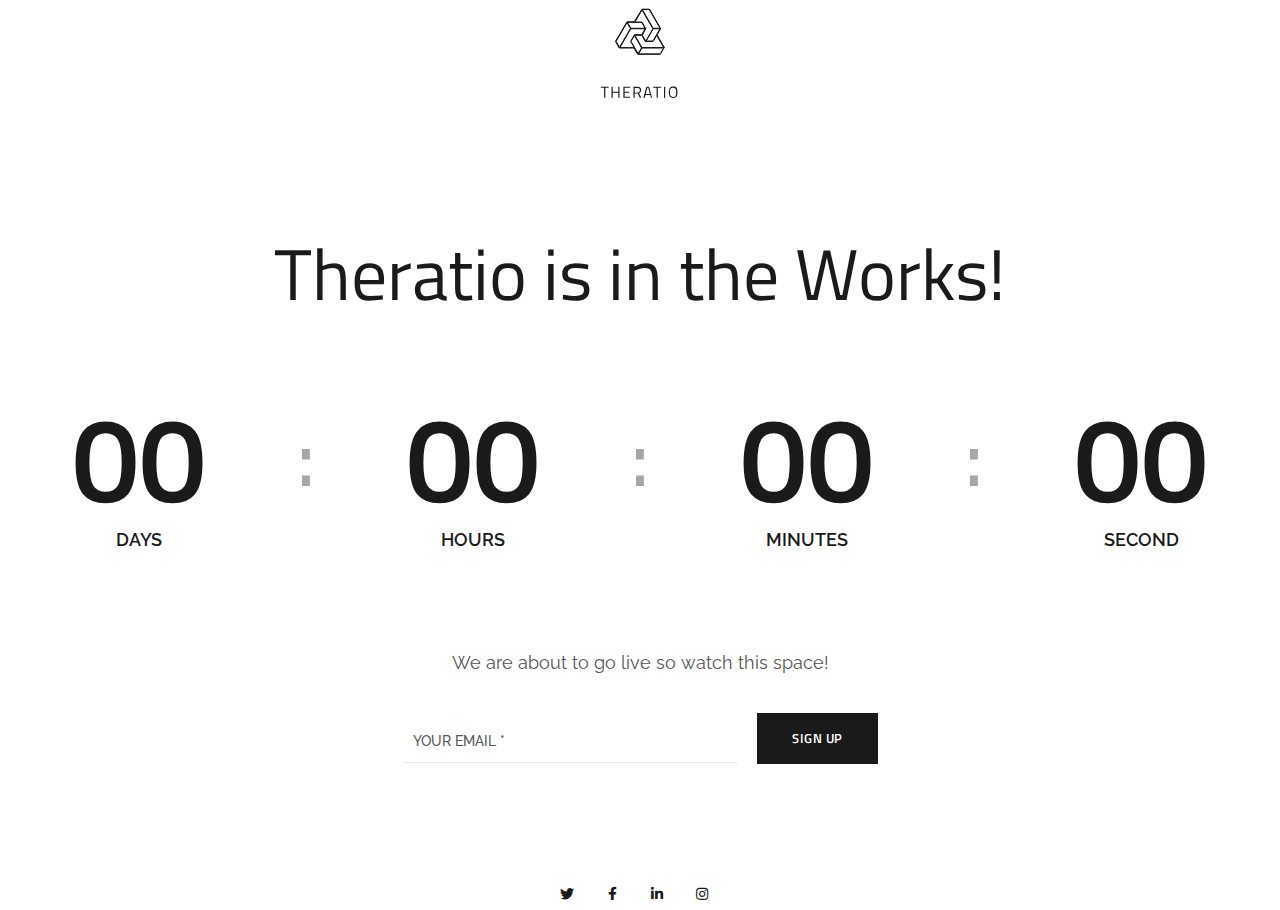
<file: cooming-soon.html>
<!DOCTYPE html>
<html lang="en">

<head>
    <meta charset="utf-8">
    <meta http-equiv="X-UA-Compatible" content="IE=edge" />
    <meta name="viewport" content="width=device-width, initial-scale=1, maximum-scale=1" />
    <title>Theratio</title>
    <link rel="shortcut icon" type="image/x-icon" href="images/favicon.png" />
    <link rel="stylesheet" href="css/bootstrap.min.css" />
    <link rel="stylesheet" href="css/font-awesome.min.css" />
    <link rel="stylesheet" href="css/flaticon.css" />
    <link rel="stylesheet" href="css/owl.carousel.min.css" />
    <link rel="stylesheet" href="css/owl.theme.css" />
    <link rel="stylesheet" href="css/magnific-popup.css" />
    <link rel="stylesheet" href="css/lightgallery.css" />
    <link rel="stylesheet" href="css/woocommerce.css" />
    <link rel="stylesheet" href="css/royal-preload.css" />

    <link rel="stylesheet" href="style.css" />
</head>

<body>
    <div id="royal_preloader"></div>

    <div class="coming-soon">
        <div class="container">
            <div class="row">
                <div class="col-lg-12 text-center align-self-center">
                    <div class="cs-logo">
                        <a href="index.html">
                            <img src="images/logo-csoon.svg" alt="">
                        </a>
                    </div>
                    <div class="cs-content">
                        <h2>Theratio is in the Works!</h2>
                    </div>
                    <div class="cs-countdown">
                        <ul class="ot-countdown unstyle" data-zone="0" data-date="01/30/2021" data-day="Day" data-days="Days" data-hour="Hour" data-hours="Hours" data-min="Minute" data-mins="Minutes" data-second="Second" data-seconds="Seconds">
                            <li><span class="days">00</span><p class="days_text">Days</p></li>
                            <li class="seperator">:</li>
                            <li><span class="hours">00</span><p class="hours_text">Hours</p></li>
                            <li class="seperator">:</li>
                            <li><span class="minutes">00</span><p class="minutes_text">Minutes</p></li>
                            <li class="seperator">:</li>
                            <li><span class="seconds">00</span><p class="seconds_text">Second</p></li>
                        </ul>
                    </div>
                    <div class="cs-stext">
                        <p>We are about to go live so watch this space!</p>
                    </div>
                    <div class="wpcf7">
                        <form class="wpcf7-form init">
                            <div class="cs-form flex-middle">
                            <span class="wpcf7-form-control-wrap your-email">
                                <input type="email" name="your-email" class="wpcf7-form-control wpcf7-text wpcf7-email" placeholder="YOUR EMAIL *" required></span><button class="octf-btn">Sign Up</button>
                            </div>
                        </form>
                    </div>
                    <div class="space-110"></div>
                    <div class="space-5"></div>
                    <div class="cs-social">
                        <a href="#"><i class="fab fa-twitter"></i></a>
                        <a href="#"><i class="fab fa-facebook-f"></i></a>
                        <a href="#"><i class="fab fa-linkedin-in"></i></a>
                        <a href="#"><i class="fab fa-instagram"></i></a>
                    </div>
                </div>
            </div>
        </div>
    </div>

        <!-- jQuery -->
    <script src="js/jquery.min.js"></script>
    <script src="js/mousewheel.min.js"></script>
    <script src="js/lightgallery-all.min.js"></script>
    <script src="js/jquery.magnific-popup.min.js"></script>
    <script src="js/jquery.isotope.min.js"></script>
    <script src="js/owl.carousel.min.js"></script>
    <script src="js/easypiechart.min.js"></script>
    <script src="js/jquery.countdown.min.js"></script>
    <script src="js/scripts.js"></script>
    <script src="js/royal_preloader.min.js"></script>
    <script>
        window.jQuery = window.$ = jQuery;  
        (function($) { "use strict";
            //Preloader
            Royal_Preloader.config({
                mode           :   'progress',
                background     :   '#1a1a1a',
            });
        })(jQuery);
    </script>  
</body>
</html>
</file>
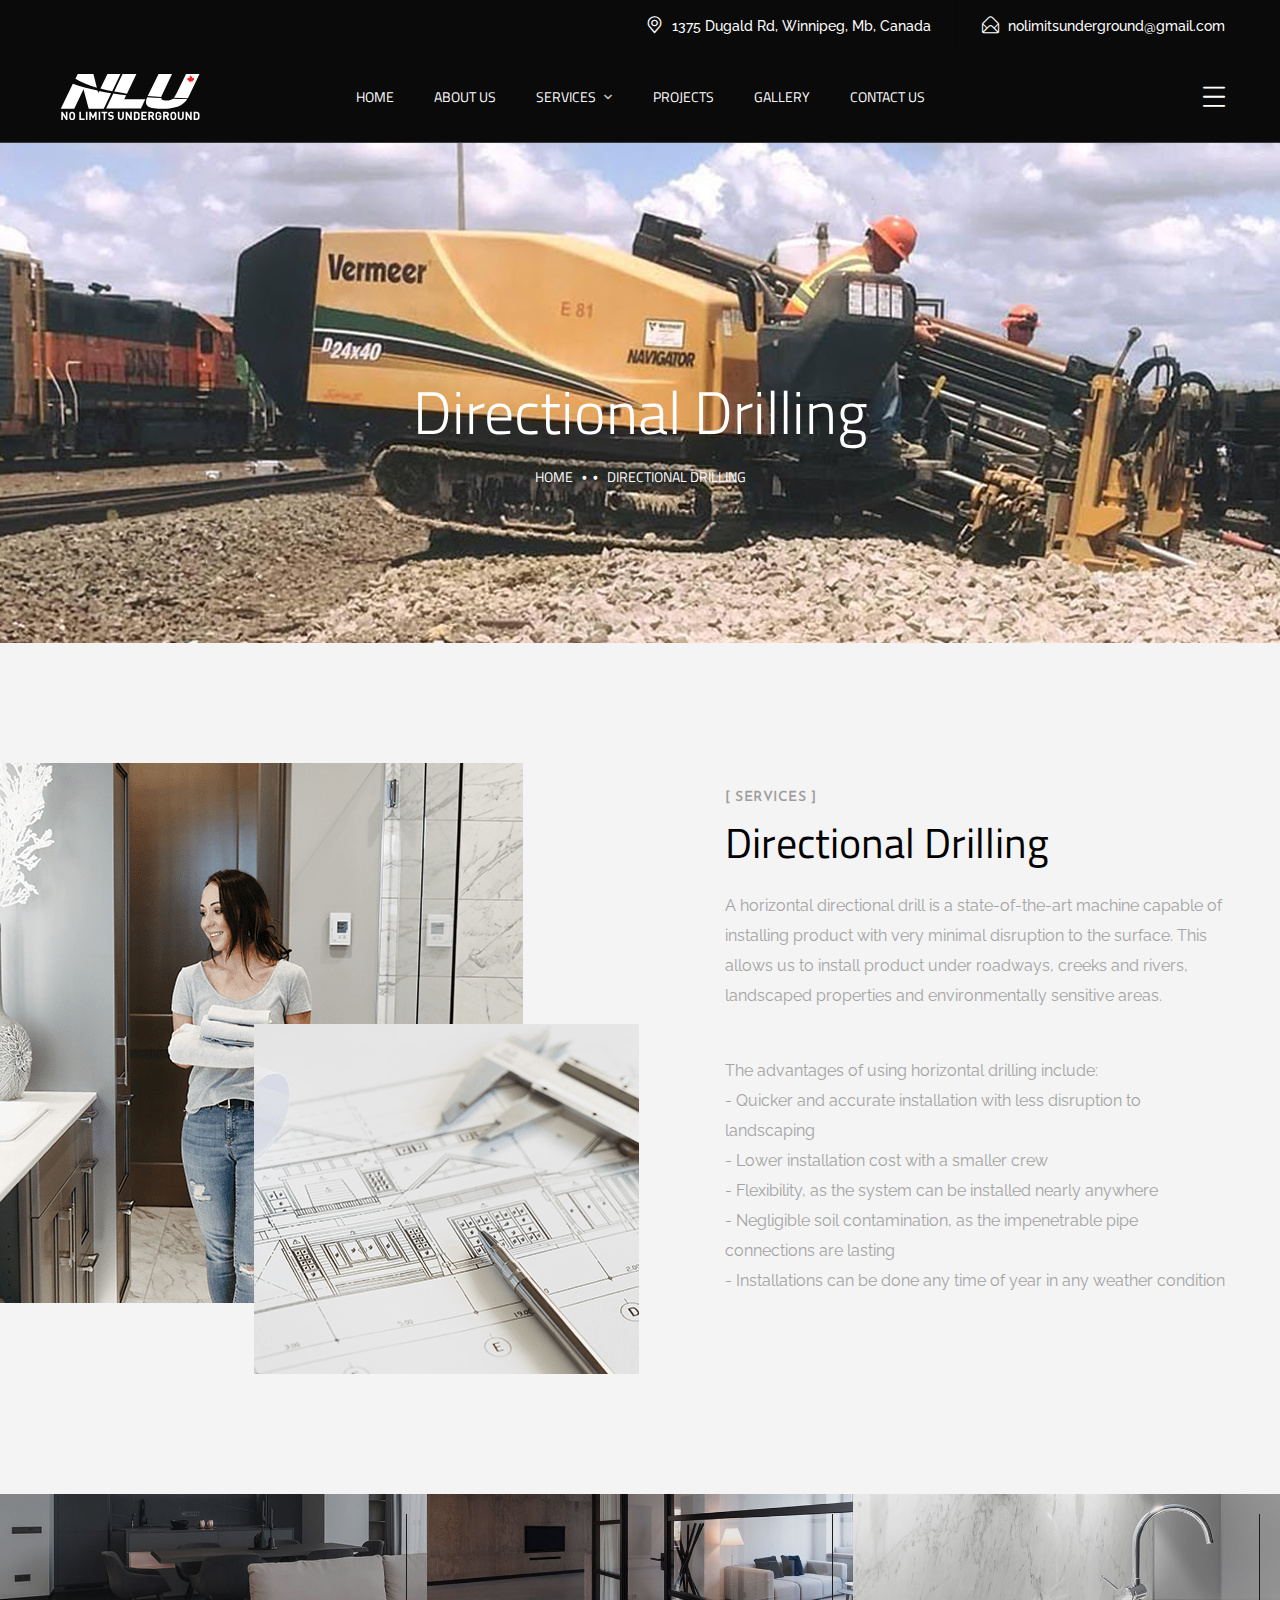
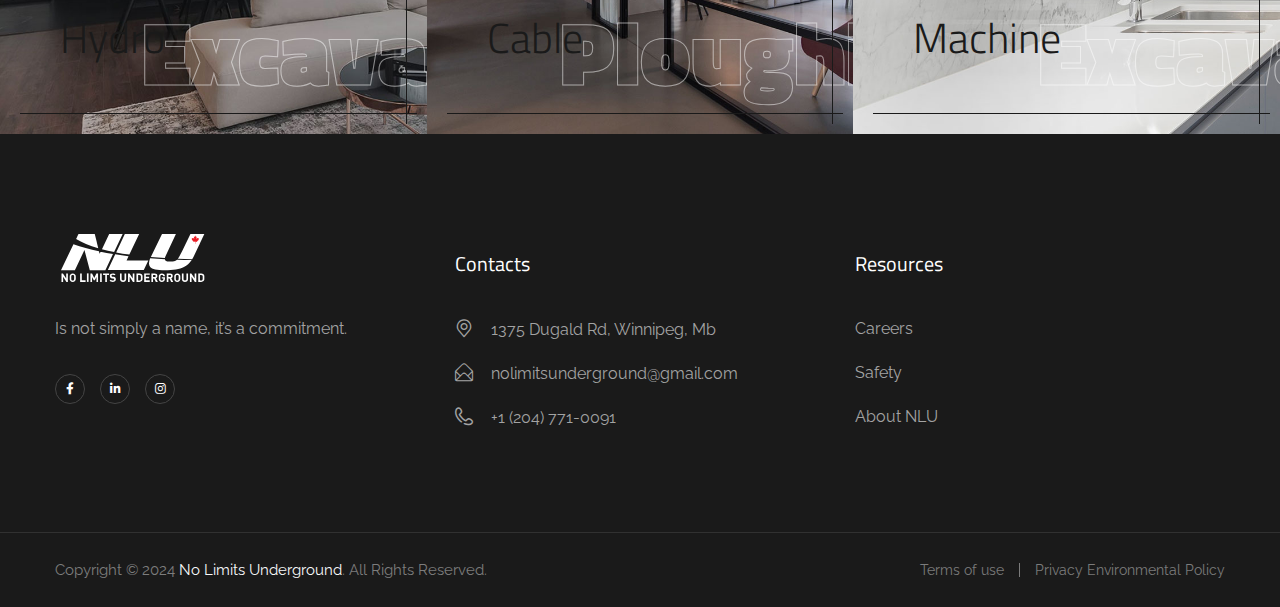
<file: directional-drilling.html>
<!DOCTYPE html>
<html lang="en">

<head>
    <meta charset="utf-8">
    <meta http-equiv="X-UA-Compatible" content="IE=edge" />
    <meta name="viewport" content="width=device-width, initial-scale=1, maximum-scale=1" />
    <title>No Limits Underground</title>

    <link rel="apple-touch-icon" sizes="180x180" href="images/favicon/apple-touch-icon.png">
    <link rel="icon" type="image/png" sizes="32x32" href="images/favicon/favicon-32x32.png">
    <link rel="icon" type="image/png" sizes="16x16" href="images/favicon/favicon-16x16.png">
    <link rel="manifest" href="/site.webmanifest">
    <meta name="msapplication-TileColor" content="#da532c">
    <meta name="theme-color" content="#ffffff">

    <link rel="shortcut icon" type="image/x-icon" href="images/favicon/favicon.ico" />
    <link rel="stylesheet" href="css/bootstrap.min.css" />
    <link rel="stylesheet" href="css/font-awesome.min.css" />
    <link rel="stylesheet" href="css/flaticon.css" />
    <link rel="stylesheet" href="css/owl.carousel.min.css" />
    <link rel="stylesheet" href="css/owl.theme.css" />
    <link rel="stylesheet" href="css/magnific-popup.css" />
    <link rel="stylesheet" href="css/lightgallery.css" />
    <link rel="stylesheet" href="css/woocommerce.css" />
    <link rel="stylesheet" href="css/royal-preload.css" />

    <link rel="stylesheet" href="style.css" />
    <link rel="stylesheet" href="css/dark.css" />
    <!-- REVOLUTION SLIDER CSS -->
    <link rel="stylesheet" type="text/css" href="plugins/revolution/revolution/css/settings.css">   
    <!-- REVOLUTION NAVIGATION STYLE -->
    <link rel="stylesheet" type="text/css" href="plugins/revolution/revolution/css/navigation.css">
</head>

<body>
    <div id="royal_preloader"></div>
    <div id="page" class="site">
        <header id="site-header" class="site-header header-static">
            <!-- Main Header start -->
            <div class="header-topbar style-2 d-none d-lg-block">
                <div class="octf-area-wrap">
                    <div class="container">
                        <div class="row">
                            <div class="col-md-4 align-self-center">
                               <!-- <div class="topbar-socials list-social">
                                    <ul>
                                        <li><a href="http://twitter.com" target="_self"><i class="fab fa-twitter"></i></a></li>
                                        <li><a href="http://facebook.com" target="_self"><i class="fab fa-facebook-f"></i></a></li>
                                        <li><a href="http://linkedin.com" target="_self"><i class="fab fa-linkedin-in"></i></a></li>
                                        <li><a href="http://instagram" target="_self"><i class="fab fa-instagram"></i></a></li>
                                    </ul>
                                </div>-->
                            </div>
                            <div class="col-md-8">
                                <ul class="topbar-info d-flex mb-0 justify-content-end clearfix">
                                    <li><i class="ot-flaticon-place"></i>1375 Dugald Rd, Winnipeg, Mb, Canada</li>
                                    <li><a href="mailto:nolimitsunderground@gmail.com"><i class="ot-flaticon-mail"></i>nolimitsunderground@gmail.com</a></li>
                                </ul>
                            </div>
                        </div>
                    </div>
                </div>
            </div>
            <div class="octf-main-header header-4 is-fixed">
                <div class="octf-area-wrap">
                    <div class="container octf-mainbar-container">
                        <div class="octf-mainbar">
                            <div class="octf-mainbar-row octf-row">
                                <div class="octf-col logo-col">
                                    <div id="site-logo" class="site-logo">
                                        <a href="index.html">
                                            <img src="images/logo-footer.svg" alt="Theratio" class="logo-size-small">
                                        </a>
                                    </div>
                                </div>
                                <div class="octf-col menu-col">
                                    <nav id="site-navigation" class="main-navigation nav-text-dark">
                                        <ul class="menu">
                                            <li>
                                            <!-- <li class="menu-item-has-children current-menu-item current-menu-ancestor"></li>-->
                                                <a href="index.html">Home</a>
                                                <!--<ul class="sub-menu">
                                                    <li><a href="index.html">Home</a></li>
                                                    <li><a href="index-dark.html">Main Dark</a></li>
                                                    <li><a href="index-2.html">Interior Design</a></li>
                                                    <li><a href="index-2-light.html">Interior Design Light</a></li>
                                                    <li><a href="index-3.html">Studio Home</a></li>
                                                    <li><a href="index-3-dark.html">Studio Home Dark</a></li>
                                                    <li><a href="index-4.html">Architecture Agency</a></li>
                                                    <li class="current-menu-item"><a href="index-4-dark.html">Architecture Agency Dark</a></li>
                                                    <li><a href="index-5.html">Design Company</a></li>
                                                    <li><a href="index-5-dark.html">Design Company Dark</a></li>
                                                    <li><a href="index-6.html">Home Video</a></li>
                                                    <li><a href="index-6-dark.html">Home Video Dark</a></li>
                                                    <li><a href="home-full-screen.html">Home Full Screen</a></li>
                                                    <li><a href="one-page.html">Home One Page</a></li>
                                                    <li><a href="one-page-dark.html">Home One Page Dark</a></li>
                                                    <li><a href="index-sidenav.html">Home with Side Menu</a></li>
                                                    <li><a href="index-sidenav-light.html">Home with Side Menu Light</a></li>
                                                </ul>-->
                                            </li>
                                            <li><a href="about-us.html">About Us</a>
                                            <!--<li class="menu-item-has-children"><a href="#">Pages</a>
                                                <ul class="sub-menu">
                                                    <li><a href="about-us.html">About Us</a></li>
                                                    <li><a href="our-services.html">Our Services</a></li>
                                                    <li><a href="our-team.html">Our Team</a></li>
                                                    <li><a href="single-team.html">Single Team</a></li>
                                                    <li><a href="our-process.html">Our Process</a></li>
                                                    <li><a href="our-studio.html">Our Stufio</a></li>
                                                    <li class="menu-item-has-children"><a href="shop.html">Shop</a>
                                                        <ul class="sub-menu">
                                                            <li><a href="single-product.html">Single Product</a></li>
                                                            <li><a href="checkout-page.html">Checkout Page</a></li>
                                                            <li><a href="cart-page.html">Cart Page</a></li>
                                                        </ul>
                                                    </li>
                                                    <li><a href="typography.html">Typography</a></li>
                                                    <li><a href="elements.html">Elements</a></li>
                                                    <li><a href="faq.html">FAQS</a></li>
                                                    <li><a href="cooming-soon.html">Coming Soon</a></li>
                                                    <li><a href="404-error.html">404 Error</a></li>
                                                </ul>-->
                                            </li>
                                            <li class="menu-item-has-children"><a href="services.html">Services</a> 
                                                <ul class="sub-menu">
                                                    <li><a href="directional-drilling.html">Directional Drilling</a></li>
                                                    <li><a href="hydro-excavation.html">Hydro Excavation</a></li>
                                                    <li><a href="cable-ploughing.html">Cable Ploughing</a></li>
                                                    <li><a href="excavation.html">Excavation</a></li>
                                                    <li><a href="line-locating.html">Line Locating</a></li>
                                                    
                                                </ul>
                                            </li>
                                            <li><a href="404-error.html">Projects</a>
                                            <!--<li class="menu-item-has-children mega-dropdown"><a href="#">Portfolio</a>
                                                <ul class="mega-sub-menu">
                                                    <li class="row">
                                                        <ul class="col">
                                                            <li class="menu-title">Portfolio Types</li>
                                                            <li><a href="portfolio-masonry.html">Portfolio Grid Masonry</a></li>
                                                            <li><a href="portfolio-no-gap.html">Portfolio Grid No Gap</a></li>
                                                            <li><a href="portfolio-under.html">Portfolio Info Under Image</a></li>
                                                            <li><a href="portfolio-metro.html">Portfolio Metro</a></li>
                                                            <li><a href="portfolio-metro-no-gap.html">Portfolio Metro No Space</a></li>
                                                            <li><a href="portfolio-gallery.html">Portfolio Gallery</a></li>
                                                            <li><a href="portfolio-slider.html">Portfolio Slider</a></li>
                                                        </ul>
                                                        <ul class="col">
                                                            <li class="menu-title">Portfolio Layout</li>
                                                            <li><a href="portfolio-two-column.html">Two Columns</a></li>
                                                            <li><a href="portfolio-three-column.html">Three Columns</a></li>
                                                            <li><a href="portfolio-three-column-wide.html">Three Columns Wide</a></li>
                                                            <li><a href="portfolio-four-column-wide.html">Four Columns Wide</a></li>
                                                            <li><a href="portfolio-five-column-wide.html">Five Columns Wide</a></li>
                                                        </ul>
                                                        <ul class="col">
                                                            <li class="menu-title">Single Types</li>
                                                            <li><a href="portfolio-standar.html">Standard</a></li>
                                                            <li><a href="portfolio-detail-slider.html">Slider Images</a></li>
                                                            <li><a href="portfolio-left.html">Left Images</a></li>
                                                            <li><a href="portfolio-right.html">Right Images</a></li>
                                                            <li><a href="portfolio-small.html">Small Images</a></li>
                                                            <li><a href="portfolio-big.html">Big Images</a></li>
                                                        </ul>
                                                        <ul class="col">
                                                            <li class="menu-title">Hover Types</li>
                                                            <li><a href="image-scale.html">Image Scale</a></li>
                                                            <li><a href="show-overlay-info.html">Show Overlay Info</a></li>
                                                            <li><a href="hidden-overlay-info.html">Hidden Overlay Info</a></li>
                                                            <li><a href="background-solid.html">Background Solid</a></li>
                                                            <li><a href="hidden-1.html">Hidden 1</a></li>
                                                            <li><a href="hidden-2.html">Hidden 2</a></li>
                                                        </ul>
                                                    </li>
                                                </ul>-->
                                            </li>
                                            <li><a href="404-error.html">Gallery</a>
                                                <!--<li class="menu-item-has-children"><a href="blog.html">Blog</a>
                                                    <ul class="sub-menu">
                                                    <li><a href="blog.html">Blog Listing</a></li>
                                                    <li><a href="blog-grid.html">Blog Grid</a></li>
                                                    <li><a href="post.html">Blog Single</a></li>
                                                </ul>-->
                                            </li>
                                            <li><a href="contact.html">Contact us</a></li>
                                        </ul>
                                    </nav>
                                </div>
                                <div class="octf-col cta-col text-right">
                                <!-- Call To Action -->
                                    <!--<div class="octf-btn-cta">

                                        <div class="octf-search octf-cta-header mr-0">
                                            <div class="toggle_search octf-cta-icons">
                                                <i class="ot-flaticon-search"></i>
                                            </div>-->
                                            <!-- Form Search on Header -->
                                            <!--<div class="h-search-form-field collapse">
                                                <div class="h-search-form-inner">
                                                    <form role="search" method="get" class="search-form">
                                                        <input type="search" class="search-field" placeholder="SEARCH..." value="" name="s">
                                                        <button type="submit" class="search-submit"><i class="ot-flaticon-search"></i></button>
                                                    </form>
                                                </div>                                  
                                            </div>
                                        </div>-->

                                        <div class="octf-sidepanel octf-cta-header pr-0 border-left-0">
                                            <div class="site-overlay panel-overlay"></div>
                                            <div id="panel-btn" class="panel-btn octf-cta-icons">
                                                <i class="ot-flaticon-menu"></i>
                                            </div>
                                        </div>
                                        
                                    </div>                              
                                </div>
                            </div>
                        </div>
                    </div>
                </div>
            </div>
            <div class="header_mobile bg-dark-theratio">
                <div class="container-fluid">
                    <div class="octf-mainbar-row octf-row">
                        <div class="octf-col">
                            <div class="mlogo_wrapper clearfix">
                                <div class="mobile_logo">
                                    <a href="index.html">
                                        <img src="images/logo.svg" alt="Theratio">
                                    </a>
                                </div>
                            </div>
                        </div>
                        <div class="octf-col justify-content-end">
                            <!--<div class="octf-search octf-cta-header">
                                <div class="toggle_search octf-cta-icons">
                                    <i class="ot-flaticon-search"></i>
                                </div>-->
                                <!-- Form Search on Header -->
                                <!--<div class="h-search-form-field collapse">
                                    <div class="h-search-form-inner">
                                        <form role="search" method="get" class="search-form">
                                            <input type="search" class="search-field" placeholder="SEARCH..." value="" name="s">
                                            <button type="submit" class="search-submit"><i class="ot-flaticon-search"></i></button>
                                        </form>
                                    </div>                                  
                                </div>
                            </div>-->
                            <div class="octf-menu-mobile octf-cta-header">
                                <div id="mmenu-toggle" class="mmenu-toggle">
                                    <button><i class="ot-flaticon-menu"></i></button>
                                </div>
                                <div class="site-overlay mmenu-overlay"></div>
                                <div id="mmenu-wrapper" class="mmenu-wrapper on-right">
                                    <div class="mmenu-inner">
                                        <a class="mmenu-close" href="#"><i class="ot-flaticon-right-arrow"></i></a>
                                        <div class="mobile-nav">
                                            <ul id="menu-main-menu" class="mobile_mainmenu none-style">
                                                <li class="menu-item-has-children current-menu-item current-menu-ancestor">
                                                    <a href="index.html">Home</a>
                                                    <!--<ul class="sub-menu">
                                                        <li><a href="index.html">Main Home</a></li>
                                                        <li><a href="index-dark.html">Main Dark</a></li>
                                                        <li><a href="index-2.html">Interior Design</a></li>
                                                        <li><a href="index-2-light.html">Interior Design Light</a></li>
                                                        <li><a href="index-3.html">Studio Home</a></li>
                                                        <li><a href="index-3-dark.html">Studio Home Dark</a></li>
                                                        <li><a href="index-4.html">Architecture Agency</a></li>
                                                        <li class="current-menu-item"><a href="index-4-dark.html">Architecture Agency Dark</a></li>
                                                        <li><a href="index-5.html">Design Company</a></li>
                                                        <li><a href="index-5-dark.html">Design Company Dark</a></li>
                                                        <li><a href="index-6.html">Home Video</a></li>
                                                        <li><a href="index-6-dark.html">Home Video Dark</a></li>
                                                        <li><a href="home-full-screen.html">Home Full Screen</a></li>
                                                        <li><a href="one-page.html">Home One Page</a></li>
                                                        <li><a href="one-page-dark.html">Home One Page Dark</a></li>
                                                        <li><a href="index-sidenav.html">Home with Side Menu</a></li>
                                                        <li><a href="index-sidenav-light.html">Home with Side Menu Light</a></li>
                                                    </ul>-->
                                                </li>
                                                <li><a href="about-us.html">About us</a>
                                                   <!-- <ul class="sub-menu">
                                                        <li><a href="about-us.html">About Us</a></li>
                                                        <li><a href="our-services.html">Our Services</a></li>
                                                        <li><a href="our-team.html">Our Team</a></li>
                                                        <li><a href="single-team.html">Single Team</a></li>
                                                        <li><a href="our-process.html">Our Process</a></li>
                                                        <li><a href="our-studio.html">Our Studio</a></li>
                                                        <li class="menu-item-has-children"><a href="shop.html">Shop</a>
                                                            <ul class="sub-menu">
                                                                <li><a href="single-product.html">Single Product</a></li>
                                                                <li><a href="checkout-page.html">Checkout Page</a></li>
                                                                <li><a href="cart-page.html">Cart Page</a></li>
                                                            </ul>
                                                        </li>
                                                        <li><a href="typography.html">Typography</a></li>
                                                        <li><a href="elements.html">Elements</a></li>
                                                        <li><a href="faq.html">FAQS</a></li>
                                                        <li><a href="cooming-soon.html">Coming Soon</a></li>
                                                        <li><a href="404-error.html">404 Error</a></li>
                                                    </ul>-->
                                                </li>
                                                <li><a href="services.html">Services</a>
                                                   <ul class="sub-menu">
                                                        <li><a href="directional-drilling.html">Directional Drilling</a></li>
                                                        <li><a href="hydro-excavation.html">Hydro Excavation</a></li>
                                                        <li><a href="cable-ploughing.html">Cable Ploughing</a></li>
                                                        <li><a href="excavation.html">Excavation</a></li>
                                                        <li><a href="line-locating.html">Line Locating</a></li>
                                                    </ul>
                                                </li>
                                                <li><a href="404-error.html">Projects</a>
                                                   <!-- <ul class="sub-menu">
                                                        <li class="menu-item-has-children"><a href="#">Portfolio Types</a>
                                                            <ul class="sub-menu">
                                                                <li><a href="portfolio-masonry.html">Portfolio Grid Masonry</a></li>
                                                                <li><a href="portfolio-no-gap.html">Portfolio Grid No Gap</a></li>
                                                                <li><a href="portfolio-under.html">Portfolio Info Under Image</a></li>
                                                                <li><a href="portfolio-metro.html">Portfolio Metro</a></li>
                                                                <li><a href="portfolio-metro-no-gap.html">Portfolio Metro No Space</a></li>
                                                                <li><a href="portfolio-gallery.html">Portfolio Gallery</a></li>
                                                                <li><a href="portfolio-slider.html">Portfolio Slider</a></li>
                                                            </ul>
                                                        </li>
                                                        <li class="menu-item-has-children"><a href="#">Portfolio Layout</a>
                                                            <ul class="sub-menu">
                                                                <li><a href="portfolio-two-column.html">Two Columns</a></li>
                                                                <li><a href="portfolio-three-column.html">Three Columns</a></li>
                                                                <li><a href="portfolio-three-column-wide.html">Three Columns Wide</a></li>
                                                                <li><a href="portfolio-four-column-wide.html">Four Columns Wide</a></li>
                                                                <li><a href="portfolio-five-column-wide.html">Five Columns Wide</a></li>
                                                            </ul>
                                                        </li>
                                                        <li class="menu-item-has-children"><a href="#">Portfolio Hover Types</a>
                                                            <ul class="sub-menu">
                                                                <li><a href="portfolio-standar.html">Standar</a></li>
                                                                <li><a href="portfolio-detail-slider.html">Slider Images</a></li>
                                                                <li><a href="portfolio-left.html">Left Image</a></li>
                                                                <li><a href="portfolio-right.html">Right Image</a></li>
                                                                <li><a href="portfolio-small.html">Small Image</a></li>
                                                                <li><a href="portfolio-big.html">Big Image</a></li>
                                                            </ul>
                                                        </li>
                                                        <li class="menu-item-has-children"><a href="image-scale.html">Image-scale</a>
                                                            <ul class="sub-menu">
                                                                <li><a href="image-scale.html">Image Scale</a></li>
                                                                <li><a href="show-overlay-info.html">Show Overlay Info</a></li>
                                                                <li><a href="hidden-overlay-info.html">Hidden Overlay Info</a></li>
                                                                <li><a href="background-solid.html">Background Solid</a></li>
                                                                <li><a href="hidden-1.html">Hidden 1</a></li>
                                                                <li><a href="hidden-2.html">Hidden 2</a></li>
                                                            </ul>
                                                        </li>
                                                    </ul>-->
                                                </li>
                                                <li><a href="404-error.html">Gallery</a>
                                                   <!-- <ul class="sub-menu">
                                                        <li><a href="blog.html">Blog Listing</a></li>
                                                        <li><a href="blog-grid.html">Blog Grid</a></li>
                                                        <li><a href="post.html">Blog Single</a></li>
                                                    </ul>-->
                                                </li>
                                                <li><a href="contact.html">Contact us</a></li>
                                            </ul>
                                        </div>
                                    </div>
                                </div>
                            </div>
                        </div>
                    </div>
                </div>
            </div>
        </header>

        <div id="side-panel" class="side-panel">
            <a href="#" class="side-panel-close"><i class="ot-flaticon-close-1"></i></a>
            <div class="side-panel-block">
                <div class="side-panel-wrap">
                    <div class="the-logo">
                        <a href="index-html">
                            <img src="images/logo-footer.svg" alt="Theratio">
                        </a>                    
                    </div>
                    <div class="ot-heading ">
                        <h2 class="main-heading">Contact Info</h2>
                    </div>
                    <div class="side-panel-cinfo">
                        <ul class="panel-cinfo">
                            <li class="panel-list-item">
                                <span class="panel-list-icon"><i class="ot-flaticon-place"></i></span>
                                <span class="panel-list-text">1375 Dugald Rd, Winnipeg, Mb</span>
                            </li>
                            <li class="panel-list-item">
                                <span class="panel-list-icon"><i class="ot-flaticon-mail"></i></span>
                                <span class="panel-list-text">nolimitsunderground@gmail.com</span>
                            </li>
                            <li class="panel-list-item">
                                <span class="panel-list-icon"><i class="ot-flaticon-phone-call"></i></span>
                                <span class="panel-list-text">+1 (204) 771-0091</span>
                            </li>
                        </ul>
                    </div>
                    <div class="side-panel-social">
                        <ul>
                            <li><a target="_blank" href="https://www.facebook.com/people/No-Limits-Underground/100078788262957/" target="_self"><i class="fab fa-facebook-f"></i></a></li>
                            <li><a target="_blank" href="https://www.linkedin.com/company/no-limits-undergound-ltd/" target="_self"><i class="fab fa-linkedin-in"></i></a></li>
                            <li><a target="_blank" href="https://www.instagram.com/nolimitsunderground/" target="_self"><i class="fab fa-instagram"></i></a></li>

                        </ul>
                    </div>
                </div>
            </div>
        </div>

        <div id="content" class="site-content">
            <div class="page-header dtable text-center header-transparent pheader-services">
                <div class="dcell">
                    <div class="container">
                        <h1 class="page-title">Directional Drilling </h1>
                        <ul id="breadcrumbs" class="breadcrumbs none-style">
                            <li><a href="index.html">Home</a></li>
                            <li class="active">Directional Drilling</li>
                        </ul>    
                    </div>
                </div>
            </div>
        </div>

        <section class="services-studio">
            <div class="container">
                <div class="row">
                    <div class="col-lg-6 col-md-12 align-self-center">
                        <div class="services-studio-img">
                            <img src="images/services/image2-studio.png" alt="">
                        </div>
                    </div>
                    <div class="col-lg-6 col-md-12 align-self-center">
                        <div class="services-studio-detail">
                            <div class="ot-heading">
                                <span>[ Services ]</span>
                                <h2 class="main-heading" style="color: black;">Directional Drilling</h2>
                            </div>
                            <p>A horizontal directional drill is a state-of-the-art machine capable of installing product with very minimal disruption to the surface. This allows us to install product under roadways, creeks and rivers, landscaped properties and environmentally sensitive areas.</p>
                            
                            <div class="space-5"></div>
                            <p>The advantages of using horizontal drilling include:<br>

                                - Quicker and accurate installation with less disruption to landscaping<br>
                                
                                - Lower installation cost with a smaller crew<br>
                                
                                - Flexibility, as the system can be installed nearly anywhere<br>
                                
                                - Negligible soil contamination, as the impenetrable pipe connections are lasting<br>
                                
                                - Installations can be done any time of year in any weather condition</p>
                            <div class="space-20"></div>
                        </div>
                    </div>
                </div>
            </div>
        </section>
        <div>
            <div class="container-fluid">
                <div class="row justify-content-center">
                    <div class="col-lg-4 col-md-6 px-0">
                        <div class="cate-lines s-dark">
                            <div class="cate-item">
                                <a href="#">                
                                    <img src="images/services/cate1.jpg" alt="">
                                </a>                
                                <div class="cate-item_content">
                                    <a href="#"><h2>Hydro<span class="number-stroke">Excavation</span></h2></a>
                                </div>
                            </div>
                        </div>
                    </div>
                    <div class="col-lg-4 col-md-6 px-0">
                        <div class="cate-lines s-dark">
                            <div class="cate-item">
                                <a href="#">                
                                    <img src="images/services/cate2.jpg" alt="">
                                </a>                
                                <div class="cate-item_content">
                                    <a href="#"><h2>Cable<span class="number-stroke">Ploughing</span></h2></a>
                                </div>
                            </div>
                        </div>
                    </div>
                    <div class="col-lg-4 col-md-6 px-0">
                        <div class="cate-lines s-dark">
                            <div class="cate-item">
                                <a href="#">                
                                    <img src="images/services/cate3.jpg" alt="">
                                </a>                
                                <div class="cate-item_content">
                                    <a href="#"><h2>Machine<span class="number-stroke">Excavation</span></h2></a>
                                </div>
                            </div>
                        </div>
                    </div>
                </div>
            </div>
        </div>

        <footer id="site-footer" class="site-footer">
            <div class="container">
                <div class="row">
                    <div class="col-xl-4 col-lg-6 col-md-6 col-sm-12 mb-4 mb-xl-0">
                        <div class="widget-footer">
                            <img src="images/logo-footer.svg" class="footer-logo" alt="">
                            <p>Is not simply a name, it’s a commitment.</p>
                            <div class="footer-social list-social">
                                <ul>
                                    <li><a target="_blank" href="https://www.facebook.com/people/No-Limits-Underground/100078788262957/" target="_self"><i class="fab fa-facebook-f"></i></a></li>
                                    <li><a target="_blank" href="https://www.linkedin.com/company/no-limits-undergound-ltd/" target="_self"><i class="fab fa-linkedin-in"></i></a></li>
                                    <li><a target="_blank" href="https://www.instagram.com/nolimitsunderground/" target="_self"><i class="fab fa-instagram"></i></a></li>
                                </ul>
                            </div>
                        </div>
                    </div>
                    <div class="col-xl-4 col-lg-6 col-md-6 col-sm-12 mb-4 mb-xl-0">
                        <div class="widget-footer">
                            <h6>Contacts</h6>
                            <ul class="footer-list">
                                <li class="footer-list-item">
                                    <span class="list-item-icon"><i class="ot-flaticon-place"></i></span>
                                    <span class="list-item-text">1375 Dugald Rd, Winnipeg, Mb</span>
                                </li>
                                <li class="footer-list-item">
                                    <span class="list-item-icon"><i class="ot-flaticon-mail"></i></span>
                                    <span class="list-item-text">nolimitsunderground@gmail.com</span>
                                </li>
                                <li class="footer-list-item">
                                    <span class="list-item-icon"><i class="ot-flaticon-phone-call"></i></span>
                                    <span class="list-item-text">+1 (204) 771-0091</span>
                                </li>
                            </ul>
                        </div>
                    </div>
                    <div class="col-xl-4 col-lg-6 col-md-6 col-sm-12 mb-4 mb-md-0">
                        <div class="widget-footer widget-contact">
                            <h6>Resources</h6>
                            <ul>
                                <li><a href="#">Careers</a></li>
                                <li><a href="#">Safety</a></li>
                                <li><a href="about-us.html">About NLU</a></li>
                            </ul>
                        </div>
                    </div>
                    
                </div>
            </div>
        </footer><!-- #site-footer -->
        <div class="footer-bottom">
            <div class="container">
                <div class="row">
                    <div class="col-lg-7 col-md-12 mb-4 mb-lg-0">
                        <p>Copyright © 2024 <a class="text-light" href="index.html">No Limits Underground</a>. All Rights Reserved.</p>
                    </div>
                    <div class="col-lg-5 col-md-12 align-self-center">
                        <ul class="icon-list-items inline-items justify-content-lg-end">
                            <li class="icon-list-item inline-item">
                                <a href="#"><span class="icon-list-text">Terms of use</span></a>
                            </li>
                            <li class="icon-list-item inline-item">
                                <a href="#"><span class="icon-list-text">Privacy Environmental Policy</span></a>
                            </li>
                        </ul>
                    </div>
                </div>
            </div>
        </div>
    </div><!-- #page -->
    <a id="back-to-top" href="#" class="show"><i class="ot-flaticon-left-arrow"></i></a>
            <!-- jQuery -->
        <script src="js/jquery.min.js"></script>
        <script src="js/mousewheel.min.js"></script>
        <script src="js/lightgallery-all.min.js"></script>
        <script src="js/jquery.magnific-popup.min.js"></script>
        <script src="js/jquery.isotope.min.js"></script>
        <script src="js/owl.carousel.min.js"></script>
        <script src="js/easypiechart.min.js"></script>
        <script src="js/jquery.countdown.min.js"></script>
        <script src="js/scripts.js"></script>
        <script src="js/royal_preloader.min.js"></script>
        <!-- REVOLUTION JS FILES -->
    
        <script  src="plugins/revolution/revolution/js/jquery.themepunch.tools.min.js"></script>
        <script  src="plugins/revolution/revolution/js/jquery.themepunch.revolution.min.js"></script>
    
        <!-- SLIDER REVOLUTION 5.0 EXTENSIONS  (Load Extensions only on Local File Systems !  The following part can be removed on Server for On Demand Loading) -->    
        <script  src="plugins/revolution/revolution/js/extensions/revolution-plugin.js"></script>
    
        <!-- REVOLUTION SLIDER SCRIPT FILES -->
        <script  src="js/rev-script-2.js"></script>
        <script>
            window.jQuery = window.$ = jQuery;  
            (function($) { "use strict";
                //Preloader
                Royal_Preloader.config({
                    mode           :   'progress',
                    background     :   '#1a1a1a',
                });
            })(jQuery);
        </script>  
    </body>
    </html>
</file>
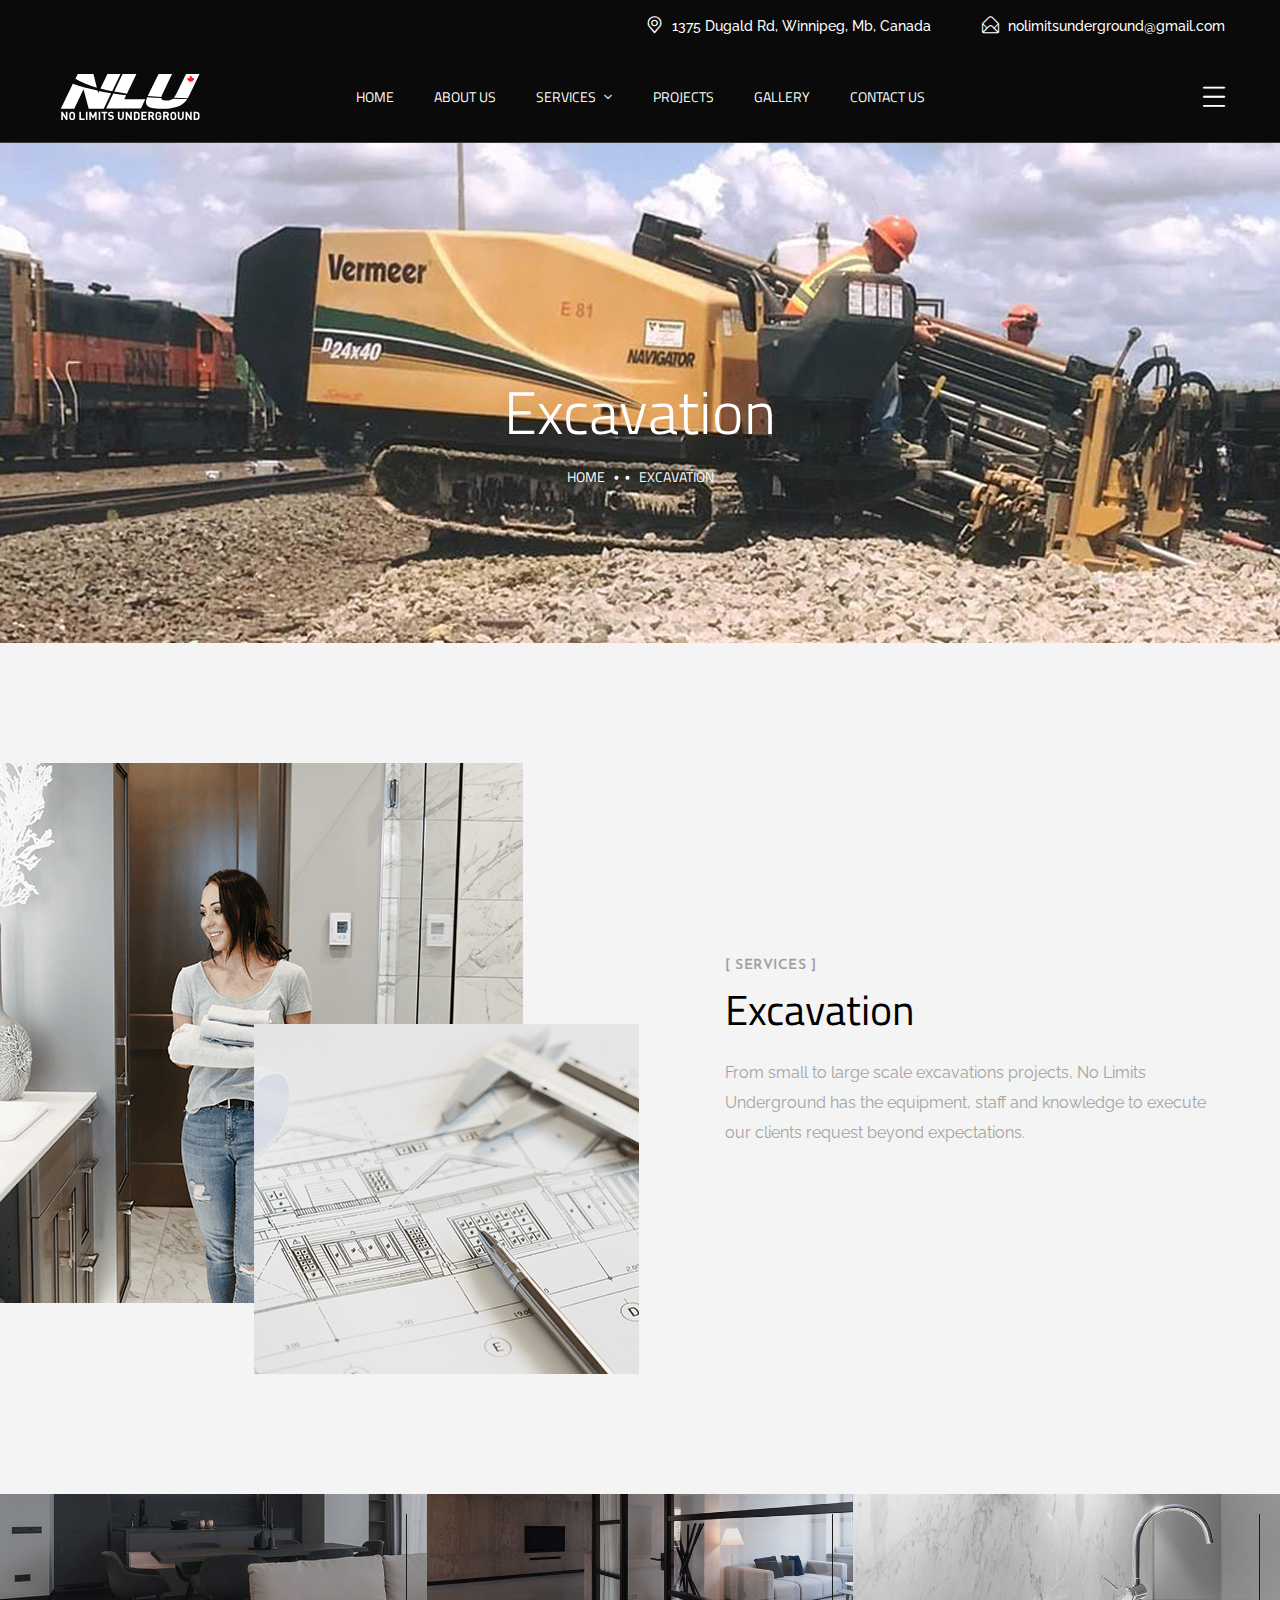
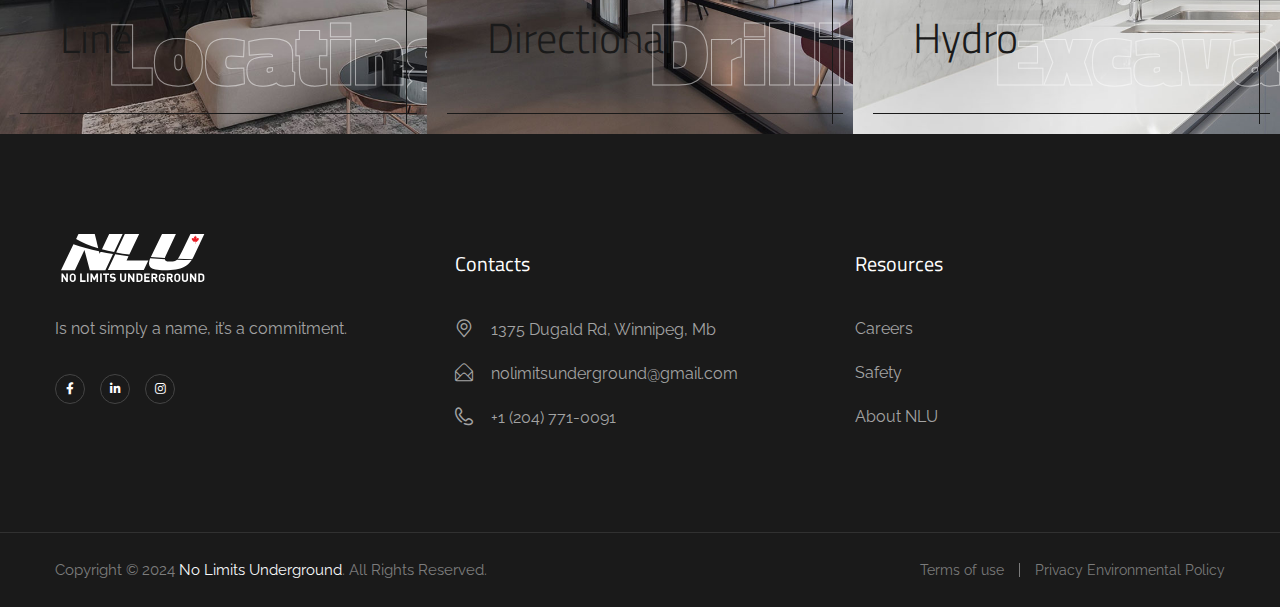
<file: excavation.html>
<!DOCTYPE html>
<html lang="en">

<head>
    <meta charset="utf-8">
    <meta http-equiv="X-UA-Compatible" content="IE=edge" />
    <meta name="viewport" content="width=device-width, initial-scale=1, maximum-scale=1" />
    <title>No Limits Underground</title>

    <link rel="apple-touch-icon" sizes="180x180" href="images/favicon/apple-touch-icon.png">
    <link rel="icon" type="image/png" sizes="32x32" href="images/favicon/favicon-32x32.png">
    <link rel="icon" type="image/png" sizes="16x16" href="images/favicon/favicon-16x16.png">
    <link rel="manifest" href="/site.webmanifest">
    <meta name="msapplication-TileColor" content="#da532c">
    <meta name="theme-color" content="#ffffff">

    <link rel="shortcut icon" type="image/x-icon" href="images/favicon/favicon.ico" />
    <link rel="stylesheet" href="css/bootstrap.min.css" />
    <link rel="stylesheet" href="css/font-awesome.min.css" />
    <link rel="stylesheet" href="css/flaticon.css" />
    <link rel="stylesheet" href="css/owl.carousel.min.css" />
    <link rel="stylesheet" href="css/owl.theme.css" />
    <link rel="stylesheet" href="css/magnific-popup.css" />
    <link rel="stylesheet" href="css/lightgallery.css" />
    <link rel="stylesheet" href="css/woocommerce.css" />
    <link rel="stylesheet" href="css/royal-preload.css" />

    <link rel="stylesheet" href="style.css" />
    <link rel="stylesheet" href="css/dark.css" />
    <!-- REVOLUTION SLIDER CSS -->
    <link rel="stylesheet" type="text/css" href="plugins/revolution/revolution/css/settings.css">   
    <!-- REVOLUTION NAVIGATION STYLE -->
    <link rel="stylesheet" type="text/css" href="plugins/revolution/revolution/css/navigation.css">
</head>

<body>
    <div id="royal_preloader"></div>
    <div id="page" class="site">
        <header id="site-header" class="site-header header-static">
            <!-- Main Header start -->
            <div class="header-topbar style-2 d-none d-lg-block">
                <div class="octf-area-wrap">
                    <div class="container">
                        <div class="row">
                            <div class="col-md-4 align-self-center">
                               <!-- <div class="topbar-socials list-social">
                                    <ul>
                                        <li><a href="http://twitter.com" target="_self"><i class="fab fa-twitter"></i></a></li>
                                        <li><a href="http://facebook.com" target="_self"><i class="fab fa-facebook-f"></i></a></li>
                                        <li><a href="http://linkedin.com" target="_self"><i class="fab fa-linkedin-in"></i></a></li>
                                        <li><a href="http://instagram" target="_self"><i class="fab fa-instagram"></i></a></li>
                                    </ul>
                                </div>-->
                            </div>
                            <div class="col-md-8">
                                <ul class="topbar-info d-flex mb-0 justify-content-end clearfix">
                                    <li><i class="ot-flaticon-place"></i>1375 Dugald Rd, Winnipeg, Mb, Canada</li>
                                    <li><a href="mailto:nolimitsunderground@gmail.com"><i class="ot-flaticon-mail"></i>nolimitsunderground@gmail.com</a></li>
                                </ul>
                            </div>
                        </div>
                    </div>
                </div>
            </div>
            <div class="octf-main-header header-4 is-fixed">
                <div class="octf-area-wrap">
                    <div class="container octf-mainbar-container">
                        <div class="octf-mainbar">
                            <div class="octf-mainbar-row octf-row">
                                <div class="octf-col logo-col">
                                    <div id="site-logo" class="site-logo">
                                        <a href="index.html">
                                            <img src="images/logo-footer.svg" alt="Theratio" class="logo-size-small">
                                        </a>
                                    </div>
                                </div>
                                <div class="octf-col menu-col">
                                    <nav id="site-navigation" class="main-navigation nav-text-dark">
                                        <ul class="menu">
                                            <li>
                                            <!-- <li class="menu-item-has-children current-menu-item current-menu-ancestor"></li>-->
                                                <a href="index.html">Home</a>
                                                <!--<ul class="sub-menu">
                                                    <li><a href="index.html">Home</a></li>
                                                    <li><a href="index-dark.html">Main Dark</a></li>
                                                    <li><a href="index-2.html">Interior Design</a></li>
                                                    <li><a href="index-2-light.html">Interior Design Light</a></li>
                                                    <li><a href="index-3.html">Studio Home</a></li>
                                                    <li><a href="index-3-dark.html">Studio Home Dark</a></li>
                                                    <li><a href="index-4.html">Architecture Agency</a></li>
                                                    <li class="current-menu-item"><a href="index-4-dark.html">Architecture Agency Dark</a></li>
                                                    <li><a href="index-5.html">Design Company</a></li>
                                                    <li><a href="index-5-dark.html">Design Company Dark</a></li>
                                                    <li><a href="index-6.html">Home Video</a></li>
                                                    <li><a href="index-6-dark.html">Home Video Dark</a></li>
                                                    <li><a href="home-full-screen.html">Home Full Screen</a></li>
                                                    <li><a href="one-page.html">Home One Page</a></li>
                                                    <li><a href="one-page-dark.html">Home One Page Dark</a></li>
                                                    <li><a href="index-sidenav.html">Home with Side Menu</a></li>
                                                    <li><a href="index-sidenav-light.html">Home with Side Menu Light</a></li>
                                                </ul>-->
                                            </li>
                                            <li><a href="about-us.html">About Us</a>
                                            <!--<li class="menu-item-has-children"><a href="#">Pages</a>
                                                <ul class="sub-menu">
                                                    <li><a href="about-us.html">About Us</a></li>
                                                    <li><a href="our-services.html">Our Services</a></li>
                                                    <li><a href="our-team.html">Our Team</a></li>
                                                    <li><a href="single-team.html">Single Team</a></li>
                                                    <li><a href="our-process.html">Our Process</a></li>
                                                    <li><a href="our-studio.html">Our Stufio</a></li>
                                                    <li class="menu-item-has-children"><a href="shop.html">Shop</a>
                                                        <ul class="sub-menu">
                                                            <li><a href="single-product.html">Single Product</a></li>
                                                            <li><a href="checkout-page.html">Checkout Page</a></li>
                                                            <li><a href="cart-page.html">Cart Page</a></li>
                                                        </ul>
                                                    </li>
                                                    <li><a href="typography.html">Typography</a></li>
                                                    <li><a href="elements.html">Elements</a></li>
                                                    <li><a href="faq.html">FAQS</a></li>
                                                    <li><a href="cooming-soon.html">Coming Soon</a></li>
                                                    <li><a href="404-error.html">404 Error</a></li>
                                                </ul>-->
                                            </li>
                                            <li class="menu-item-has-children"><a href="services.html">Services</a> 
                                                <ul class="sub-menu">
                                                    <li><a href="directional-drilling.html">Directional Drilling</a></li>
                                                    <li><a href="hydro-excavation.html">Hydro Excavation</a></li>
                                                    <li><a href="cable-ploughing.html">Cable Ploughing</a></li>
                                                    <li><a href="excavation.html">Excavation</a></li>
                                                    <li><a href="line-locating.html">Line Locating</a></li>
                                                    
                                                </ul>
                                            </li>
                                            <li><a href="404-error.html">Projects</a>
                                            <!--<li class="menu-item-has-children mega-dropdown"><a href="#">Portfolio</a>
                                                <ul class="mega-sub-menu">
                                                    <li class="row">
                                                        <ul class="col">
                                                            <li class="menu-title">Portfolio Types</li>
                                                            <li><a href="portfolio-masonry.html">Portfolio Grid Masonry</a></li>
                                                            <li><a href="portfolio-no-gap.html">Portfolio Grid No Gap</a></li>
                                                            <li><a href="portfolio-under.html">Portfolio Info Under Image</a></li>
                                                            <li><a href="portfolio-metro.html">Portfolio Metro</a></li>
                                                            <li><a href="portfolio-metro-no-gap.html">Portfolio Metro No Space</a></li>
                                                            <li><a href="portfolio-gallery.html">Portfolio Gallery</a></li>
                                                            <li><a href="portfolio-slider.html">Portfolio Slider</a></li>
                                                        </ul>
                                                        <ul class="col">
                                                            <li class="menu-title">Portfolio Layout</li>
                                                            <li><a href="portfolio-two-column.html">Two Columns</a></li>
                                                            <li><a href="portfolio-three-column.html">Three Columns</a></li>
                                                            <li><a href="portfolio-three-column-wide.html">Three Columns Wide</a></li>
                                                            <li><a href="portfolio-four-column-wide.html">Four Columns Wide</a></li>
                                                            <li><a href="portfolio-five-column-wide.html">Five Columns Wide</a></li>
                                                        </ul>
                                                        <ul class="col">
                                                            <li class="menu-title">Single Types</li>
                                                            <li><a href="portfolio-standar.html">Standard</a></li>
                                                            <li><a href="portfolio-detail-slider.html">Slider Images</a></li>
                                                            <li><a href="portfolio-left.html">Left Images</a></li>
                                                            <li><a href="portfolio-right.html">Right Images</a></li>
                                                            <li><a href="portfolio-small.html">Small Images</a></li>
                                                            <li><a href="portfolio-big.html">Big Images</a></li>
                                                        </ul>
                                                        <ul class="col">
                                                            <li class="menu-title">Hover Types</li>
                                                            <li><a href="image-scale.html">Image Scale</a></li>
                                                            <li><a href="show-overlay-info.html">Show Overlay Info</a></li>
                                                            <li><a href="hidden-overlay-info.html">Hidden Overlay Info</a></li>
                                                            <li><a href="background-solid.html">Background Solid</a></li>
                                                            <li><a href="hidden-1.html">Hidden 1</a></li>
                                                            <li><a href="hidden-2.html">Hidden 2</a></li>
                                                        </ul>
                                                    </li>
                                                </ul>-->
                                            </li>
                                            <li><a href="404-error.html">Gallery</a>
                                                <!--<li class="menu-item-has-children"><a href="blog.html">Blog</a>
                                                    <ul class="sub-menu">
                                                    <li><a href="blog.html">Blog Listing</a></li>
                                                    <li><a href="blog-grid.html">Blog Grid</a></li>
                                                    <li><a href="post.html">Blog Single</a></li>
                                                </ul>-->
                                            </li>
                                            <li><a href="contact.html">Contact us</a></li>
                                        </ul>
                                    </nav>
                                </div>
                                <div class="octf-col cta-col text-right">
                                <!-- Call To Action -->
                                    <!--<div class="octf-btn-cta">

                                        <div class="octf-search octf-cta-header mr-0">
                                            <div class="toggle_search octf-cta-icons">
                                                <i class="ot-flaticon-search"></i>
                                            </div>-->
                                            <!-- Form Search on Header -->
                                            <!--<div class="h-search-form-field collapse">
                                                <div class="h-search-form-inner">
                                                    <form role="search" method="get" class="search-form">
                                                        <input type="search" class="search-field" placeholder="SEARCH..." value="" name="s">
                                                        <button type="submit" class="search-submit"><i class="ot-flaticon-search"></i></button>
                                                    </form>
                                                </div>                                  
                                            </div>
                                        </div>-->

                                        <div class="octf-sidepanel octf-cta-header pr-0 border-left-0">
                                            <div class="site-overlay panel-overlay"></div>
                                            <div id="panel-btn" class="panel-btn octf-cta-icons">
                                                <i class="ot-flaticon-menu"></i>
                                            </div>
                                        </div>
                                        
                                    </div>                              
                                </div>
                            </div>
                        </div>
                    </div>
                </div>
            </div>
            <div class="header_mobile bg-dark-theratio">
                <div class="container-fluid">
                    <div class="octf-mainbar-row octf-row">
                        <div class="octf-col">
                            <div class="mlogo_wrapper clearfix">
                                <div class="mobile_logo">
                                    <a href="index.html">
                                        <img src="images/logo.svg" alt="Theratio">
                                    </a>
                                </div>
                            </div>
                        </div>
                        <div class="octf-col justify-content-end">
                            <!--<div class="octf-search octf-cta-header">
                                <div class="toggle_search octf-cta-icons">
                                    <i class="ot-flaticon-search"></i>
                                </div>-->
                                <!-- Form Search on Header -->
                                <!--<div class="h-search-form-field collapse">
                                    <div class="h-search-form-inner">
                                        <form role="search" method="get" class="search-form">
                                            <input type="search" class="search-field" placeholder="SEARCH..." value="" name="s">
                                            <button type="submit" class="search-submit"><i class="ot-flaticon-search"></i></button>
                                        </form>
                                    </div>                                  
                                </div>
                            </div>-->
                            <div class="octf-menu-mobile octf-cta-header">
                                <div id="mmenu-toggle" class="mmenu-toggle">
                                    <button><i class="ot-flaticon-menu"></i></button>
                                </div>
                                <div class="site-overlay mmenu-overlay"></div>
                                <div id="mmenu-wrapper" class="mmenu-wrapper on-right">
                                    <div class="mmenu-inner">
                                        <a class="mmenu-close" href="#"><i class="ot-flaticon-right-arrow"></i></a>
                                        <div class="mobile-nav">
                                            <ul id="menu-main-menu" class="mobile_mainmenu none-style">
                                                <li class="menu-item-has-children current-menu-item current-menu-ancestor">
                                                    <a href="index.html">Home</a>
                                                    <!--<ul class="sub-menu">
                                                        <li><a href="index.html">Main Home</a></li>
                                                        <li><a href="index-dark.html">Main Dark</a></li>
                                                        <li><a href="index-2.html">Interior Design</a></li>
                                                        <li><a href="index-2-light.html">Interior Design Light</a></li>
                                                        <li><a href="index-3.html">Studio Home</a></li>
                                                        <li><a href="index-3-dark.html">Studio Home Dark</a></li>
                                                        <li><a href="index-4.html">Architecture Agency</a></li>
                                                        <li class="current-menu-item"><a href="index-4-dark.html">Architecture Agency Dark</a></li>
                                                        <li><a href="index-5.html">Design Company</a></li>
                                                        <li><a href="index-5-dark.html">Design Company Dark</a></li>
                                                        <li><a href="index-6.html">Home Video</a></li>
                                                        <li><a href="index-6-dark.html">Home Video Dark</a></li>
                                                        <li><a href="home-full-screen.html">Home Full Screen</a></li>
                                                        <li><a href="one-page.html">Home One Page</a></li>
                                                        <li><a href="one-page-dark.html">Home One Page Dark</a></li>
                                                        <li><a href="index-sidenav.html">Home with Side Menu</a></li>
                                                        <li><a href="index-sidenav-light.html">Home with Side Menu Light</a></li>
                                                    </ul>-->
                                                </li>
                                                <li><a href="about-us.html">About us</a>
                                                   <!-- <ul class="sub-menu">
                                                        <li><a href="about-us.html">About Us</a></li>
                                                        <li><a href="our-services.html">Our Services</a></li>
                                                        <li><a href="our-team.html">Our Team</a></li>
                                                        <li><a href="single-team.html">Single Team</a></li>
                                                        <li><a href="our-process.html">Our Process</a></li>
                                                        <li><a href="our-studio.html">Our Studio</a></li>
                                                        <li class="menu-item-has-children"><a href="shop.html">Shop</a>
                                                            <ul class="sub-menu">
                                                                <li><a href="single-product.html">Single Product</a></li>
                                                                <li><a href="checkout-page.html">Checkout Page</a></li>
                                                                <li><a href="cart-page.html">Cart Page</a></li>
                                                            </ul>
                                                        </li>
                                                        <li><a href="typography.html">Typography</a></li>
                                                        <li><a href="elements.html">Elements</a></li>
                                                        <li><a href="faq.html">FAQS</a></li>
                                                        <li><a href="cooming-soon.html">Coming Soon</a></li>
                                                        <li><a href="404-error.html">404 Error</a></li>
                                                    </ul>-->
                                                </li>
                                                <li><a href="services.html">Services</a>
                                                   <ul class="sub-menu">
                                                        <li><a href="directional-drilling.html">Directional Drilling</a></li>
                                                        <li><a href="hydro-excavation.html">Hydro Excavation</a></li>
                                                        <li><a href="cable-ploughing.html">Cable Ploughing</a></li>
                                                        <li><a href="excavation.html">Excavation</a></li>
                                                        <li><a href="line-locating.html">Line Locating</a></li>
                                                    </ul>
                                                </li>
                                                <li><a href="404-error.html">Projects</a>
                                                   <!-- <ul class="sub-menu">
                                                        <li class="menu-item-has-children"><a href="#">Portfolio Types</a>
                                                            <ul class="sub-menu">
                                                                <li><a href="portfolio-masonry.html">Portfolio Grid Masonry</a></li>
                                                                <li><a href="portfolio-no-gap.html">Portfolio Grid No Gap</a></li>
                                                                <li><a href="portfolio-under.html">Portfolio Info Under Image</a></li>
                                                                <li><a href="portfolio-metro.html">Portfolio Metro</a></li>
                                                                <li><a href="portfolio-metro-no-gap.html">Portfolio Metro No Space</a></li>
                                                                <li><a href="portfolio-gallery.html">Portfolio Gallery</a></li>
                                                                <li><a href="portfolio-slider.html">Portfolio Slider</a></li>
                                                            </ul>
                                                        </li>
                                                        <li class="menu-item-has-children"><a href="#">Portfolio Layout</a>
                                                            <ul class="sub-menu">
                                                                <li><a href="portfolio-two-column.html">Two Columns</a></li>
                                                                <li><a href="portfolio-three-column.html">Three Columns</a></li>
                                                                <li><a href="portfolio-three-column-wide.html">Three Columns Wide</a></li>
                                                                <li><a href="portfolio-four-column-wide.html">Four Columns Wide</a></li>
                                                                <li><a href="portfolio-five-column-wide.html">Five Columns Wide</a></li>
                                                            </ul>
                                                        </li>
                                                        <li class="menu-item-has-children"><a href="#">Portfolio Hover Types</a>
                                                            <ul class="sub-menu">
                                                                <li><a href="portfolio-standar.html">Standar</a></li>
                                                                <li><a href="portfolio-detail-slider.html">Slider Images</a></li>
                                                                <li><a href="portfolio-left.html">Left Image</a></li>
                                                                <li><a href="portfolio-right.html">Right Image</a></li>
                                                                <li><a href="portfolio-small.html">Small Image</a></li>
                                                                <li><a href="portfolio-big.html">Big Image</a></li>
                                                            </ul>
                                                        </li>
                                                        <li class="menu-item-has-children"><a href="image-scale.html">Image-scale</a>
                                                            <ul class="sub-menu">
                                                                <li><a href="image-scale.html">Image Scale</a></li>
                                                                <li><a href="show-overlay-info.html">Show Overlay Info</a></li>
                                                                <li><a href="hidden-overlay-info.html">Hidden Overlay Info</a></li>
                                                                <li><a href="background-solid.html">Background Solid</a></li>
                                                                <li><a href="hidden-1.html">Hidden 1</a></li>
                                                                <li><a href="hidden-2.html">Hidden 2</a></li>
                                                            </ul>
                                                        </li>
                                                    </ul>-->
                                                </li>
                                                <li><a href="404-error.html">Gallery</a>
                                                   <!-- <ul class="sub-menu">
                                                        <li><a href="blog.html">Blog Listing</a></li>
                                                        <li><a href="blog-grid.html">Blog Grid</a></li>
                                                        <li><a href="post.html">Blog Single</a></li>
                                                    </ul>-->
                                                </li>
                                                <li><a href="contact.html">Contact us</a></li>
                                            </ul>
                                        </div>
                                    </div>
                                </div>
                            </div>
                        </div>
                    </div>
                </div>
            </div>
        </header>

        <div id="side-panel" class="side-panel">
            <a href="#" class="side-panel-close"><i class="ot-flaticon-close-1"></i></a>
            <div class="side-panel-block">
                <div class="side-panel-wrap">
                    <div class="the-logo">
                        <a href="index-html">
                            <img src="images/logo-footer.svg" alt="Theratio">
                        </a>                    
                    </div>
                    <div class="ot-heading ">
                        <h2 class="main-heading">Contact Info</h2>
                    </div>
                    <div class="side-panel-cinfo">
                        <ul class="panel-cinfo">
                            <li class="panel-list-item">
                                <span class="panel-list-icon"><i class="ot-flaticon-place"></i></span>
                                <span class="panel-list-text">1375 Dugald Rd, Winnipeg, Mb</span>
                            </li>
                            <li class="panel-list-item">
                                <span class="panel-list-icon"><i class="ot-flaticon-mail"></i></span>
                                <span class="panel-list-text">nolimitsunderground@gmail.com</span>
                            </li>
                            <li class="panel-list-item">
                                <span class="panel-list-icon"><i class="ot-flaticon-phone-call"></i></span>
                                <span class="panel-list-text">+1 (204) 771-0091</span>
                            </li>
                        </ul>
                    </div>
                    <div class="side-panel-social">
                        <ul>
                            <li><a target="_blank" href="https://www.facebook.com/people/No-Limits-Underground/100078788262957/" target="_self"><i class="fab fa-facebook-f"></i></a></li>
                            <li><a target="_blank" href="https://www.linkedin.com/company/no-limits-undergound-ltd/" target="_self"><i class="fab fa-linkedin-in"></i></a></li>
                            <li><a target="_blank" href="https://www.instagram.com/nolimitsunderground/" target="_self"><i class="fab fa-instagram"></i></a></li>

                        </ul>
                    </div>
                </div>
            </div>
        </div>

        <div id="content" class="site-content">
            <div class="page-header dtable text-center header-transparent pheader-services">
                <div class="dcell">
                    <div class="container">
                        <h1 class="page-title">Excavation </h1>
                        <ul id="breadcrumbs" class="breadcrumbs none-style">
                            <li><a href="index.html">Home</a></li>
                            <li class="active">Excavation</li>
                        </ul>    
                    </div>
                </div>
            </div>
        </div>

        <section class="services-studio">
            <div class="container">
                <div class="row">
                    <div class="col-lg-6 col-md-12 align-self-center">
                        <div class="services-studio-img">
                            <img src="images/services/image2-studio.png" alt="">
                        </div>
                    </div>
                    <div class="col-lg-6 col-md-12 align-self-center">
                        <div class="services-studio-detail">
                            <div class="ot-heading">
                                <span>[ Services ]</span>
                                <h2 class="main-heading" style="color: black;">Excavation</h2>
                            </div>
                            <p>From small to large scale excavations projects, No Limits Underground has the equipment, staff and knowledge to execute our clients request beyond expectations.</p>
                        </div>
                    </div>
                </div>
            </div>
        </section>
        <div>
            <div class="container-fluid">
                <div class="row justify-content-center">
                    <div class="col-lg-4 col-md-6 px-0">
                        <div class="cate-lines s-dark">
                            <div class="cate-item">
                                <a href="#">                
                                    <img src="images/services/cate1.jpg" alt="">
                                </a>                
                                <div class="cate-item_content">
                                    <a href="#"><h2>Line<span class="number-stroke">Locating</span></h2></a>
                                </div>
                            </div>
                        </div>
                    </div>
                    <div class="col-lg-4 col-md-6 px-0">
                        <div class="cate-lines s-dark">
                            <div class="cate-item">
                                <a href="#">                
                                    <img src="images/services/cate2.jpg" alt="">
                                </a>                
                                <div class="cate-item_content">
                                    <a href="#"><h2>Directional<span class="number-stroke">Drilling</span></h2></a>
                                </div>
                            </div>
                        </div>
                    </div>
                    <div class="col-lg-4 col-md-6 px-0">
                        <div class="cate-lines s-dark">
                            <div class="cate-item">
                                <a href="#">                
                                    <img src="images/services/cate3.jpg" alt="">
                                </a>                
                                <div class="cate-item_content">
                                    <a href="#"><h2>Hydro<span class="number-stroke">Excavation</span></h2></a>
                                </div>
                            </div>
                        </div>
                    </div>
                </div>
            </div>
        </div>

        <footer id="site-footer" class="site-footer">
            <div class="container">
                <div class="row">
                    <div class="col-xl-4 col-lg-6 col-md-6 col-sm-12 mb-4 mb-xl-0">
                        <div class="widget-footer">
                            <img src="images/logo-footer.svg" class="footer-logo" alt="">
                            <p>Is not simply a name, it’s a commitment.</p>
                            <div class="footer-social list-social">
                                <ul>
                                    <li><a target="_blank" href="https://www.facebook.com/people/No-Limits-Underground/100078788262957/" target="_self"><i class="fab fa-facebook-f"></i></a></li>
                                    <li><a target="_blank" href="https://www.linkedin.com/company/no-limits-undergound-ltd/" target="_self"><i class="fab fa-linkedin-in"></i></a></li>
                                    <li><a target="_blank" href="https://www.instagram.com/nolimitsunderground/" target="_self"><i class="fab fa-instagram"></i></a></li>
                                </ul>
                            </div>
                        </div>
                    </div>
                    <div class="col-xl-4 col-lg-6 col-md-6 col-sm-12 mb-4 mb-xl-0">
                        <div class="widget-footer">
                            <h6>Contacts</h6>
                            <ul class="footer-list">
                                <li class="footer-list-item">
                                    <span class="list-item-icon"><i class="ot-flaticon-place"></i></span>
                                    <span class="list-item-text">1375 Dugald Rd, Winnipeg, Mb</span>
                                </li>
                                <li class="footer-list-item">
                                    <span class="list-item-icon"><i class="ot-flaticon-mail"></i></span>
                                    <span class="list-item-text">nolimitsunderground@gmail.com</span>
                                </li>
                                <li class="footer-list-item">
                                    <span class="list-item-icon"><i class="ot-flaticon-phone-call"></i></span>
                                    <span class="list-item-text">+1 (204) 771-0091</span>
                                </li>
                            </ul>
                        </div>
                    </div>
                    <div class="col-xl-4 col-lg-6 col-md-6 col-sm-12 mb-4 mb-md-0">
                        <div class="widget-footer widget-contact">
                            <h6>Resources</h6>
                            <ul>
                                <li><a href="#">Careers</a></li>
                                <li><a href="#">Safety</a></li>
                                <li><a href="about-us.html">About NLU</a></li>
                            </ul>
                        </div>
                    </div>
                    
                </div>
            </div>
        </footer><!-- #site-footer -->
        <div class="footer-bottom">
            <div class="container">
                <div class="row">
                    <div class="col-lg-7 col-md-12 mb-4 mb-lg-0">
                        <p>Copyright © 2024 <a class="text-light" href="index.html">No Limits Underground</a>. All Rights Reserved.</p>
                    </div>
                    <div class="col-lg-5 col-md-12 align-self-center">
                        <ul class="icon-list-items inline-items justify-content-lg-end">
                            <li class="icon-list-item inline-item">
                                <a href="#"><span class="icon-list-text">Terms of use</span></a>
                            </li>
                            <li class="icon-list-item inline-item">
                                <a href="#"><span class="icon-list-text">Privacy Environmental Policy</span></a>
                            </li>
                        </ul>
                    </div>
                </div>
            </div>
        </div>
    </div><!-- #page -->
    <a id="back-to-top" href="#" class="show"><i class="ot-flaticon-left-arrow"></i></a>
            <!-- jQuery -->
        <script src="js/jquery.min.js"></script>
        <script src="js/mousewheel.min.js"></script>
        <script src="js/lightgallery-all.min.js"></script>
        <script src="js/jquery.magnific-popup.min.js"></script>
        <script src="js/jquery.isotope.min.js"></script>
        <script src="js/owl.carousel.min.js"></script>
        <script src="js/easypiechart.min.js"></script>
        <script src="js/jquery.countdown.min.js"></script>
        <script src="js/scripts.js"></script>
        <script src="js/royal_preloader.min.js"></script>
        <!-- REVOLUTION JS FILES -->
    
        <script  src="plugins/revolution/revolution/js/jquery.themepunch.tools.min.js"></script>
        <script  src="plugins/revolution/revolution/js/jquery.themepunch.revolution.min.js"></script>
    
        <!-- SLIDER REVOLUTION 5.0 EXTENSIONS  (Load Extensions only on Local File Systems !  The following part can be removed on Server for On Demand Loading) -->    
        <script  src="plugins/revolution/revolution/js/extensions/revolution-plugin.js"></script>
    
        <!-- REVOLUTION SLIDER SCRIPT FILES -->
        <script  src="js/rev-script-2.js"></script>
        <script>
            window.jQuery = window.$ = jQuery;  
            (function($) { "use strict";
                //Preloader
                Royal_Preloader.config({
                    mode           :   'progress',
                    background     :   '#1a1a1a',
                });
            })(jQuery);
        </script>  
    </body>
    </html>
</file>
<file: css/flaticon.css>
/*
  	Flaticon icon font: Flaticon
  	Creation date: 21/03/2020 07:56
  	*/

@font-face {
  font-family: "Flaticon";
  src: url("../fonts/Flaticon.eot");
  src: url("../fonts/Flaticon.eot?#iefix") format("embedded-opentype"),
       url("../fonts/Flaticon.woff2") format("woff2"),
       url("../fonts/Flaticon.woff") format("woff"),
       url("../fonts/Flaticon.ttf") format("truetype"),
       url("../fonts/Flaticon.svg#Flaticon") format("svg");
  font-weight: normal;
  font-style: normal;
}

@media screen and (-webkit-min-device-pixel-ratio:0) {
  @font-face {
    font-family: "Flaticon";
    src: url("./Flaticon.svg#Flaticon") format("svg");
  }
}

[class^="ot-flaticon-"]:before, [class*=" ot-flaticon-"]:before,
[class^="ot-flaticon-"]:after, [class*=" ot-flaticon-"]:after {   
  font-family: Flaticon;
  font-size: 21px;
  font-style: normal;
}

.ot-flaticon-support:before { content: "\f100"; }
.ot-flaticon-document:before { content: "\f101"; }
.ot-flaticon-video:before { content: "\f102"; }
.ot-flaticon-file:before { content: "\f103"; }
.ot-flaticon-next:before { content: "\f104"; }
.ot-flaticon-menu:before { content: "\f105"; }
.ot-flaticon-left-arrow:before { content: "\f106"; }
.ot-flaticon-button:before { content: "\f107"; }
.ot-flaticon-play-button:before { content: "\f108"; }
.ot-flaticon-search:before { content: "\f109"; }
.ot-flaticon-search-1:before { content: "\f10a"; }
.ot-flaticon-shopping-bag:before { content: "\f10b"; }
.ot-flaticon-place:before { content: "\f10c"; }
.ot-flaticon-phone-call:before { content: "\f10d"; }
.ot-flaticon-3d:before { content: "\f10e"; }
.ot-flaticon-pantone:before { content: "\f10f"; }
.ot-flaticon-sphere:before { content: "\f110"; }
.ot-flaticon-measure:before { content: "\f111"; }
.ot-flaticon-title:before { content: "\f112"; }
.ot-flaticon-home:before { content: "\f113"; }
.ot-flaticon-house:before { content: "\f114"; }
.ot-flaticon-mail:before { content: "\f115"; }
.ot-flaticon-add:before { content: "\f116"; }
.ot-flaticon-quote:before { content: "\f117"; }
.ot-flaticon-send:before { content: "\f118"; }
.ot-flaticon-blueprint:before { content: "\f119"; }
.ot-flaticon-tip:before { content: "\f11a"; }
.ot-flaticon-money-back:before { content: "\f11b"; }
.ot-flaticon-vector:before { content: "\f11c"; }
.ot-flaticon-tools:before { content: "\f11d"; }
.ot-flaticon-3d-1:before { content: "\f11e"; }
.ot-flaticon-heart:before { content: "\f11f"; }
.ot-flaticon-link:before { content: "\f120"; }
.ot-flaticon-pin:before { content: "\f121"; }
.ot-flaticon-cube:before { content: "\f122"; }
.ot-flaticon-blueprint-1:before { content: "\f123"; }
.ot-flaticon-brickwall:before { content: "\f124"; }
.ot-flaticon-paint:before { content: "\f125"; }
.ot-flaticon-diamond:before { content: "\f126"; }
.ot-flaticon-box:before { content: "\f127"; }
.ot-flaticon-cactus:before { content: "\f128"; }
.ot-flaticon-house-1:before { content: "\f129"; }
.ot-flaticon-paint-1:before { content: "\f12a"; }
.ot-flaticon-type:before { content: "\f12b"; }
.ot-flaticon-type-1:before { content: "\f12c"; }
.ot-flaticon-3d-2:before { content: "\f12d"; }
.ot-flaticon-close:before { content: "\f12e"; }
.ot-flaticon-favorite:before { content: "\f12f"; }
.ot-flaticon-close-1:before { content: "\f130"; }
.ot-flaticon-warning-sign:before { content: "\f131"; }
.ot-flaticon-info:before { content: "\f132"; }
.ot-flaticon-check-mark-black-outline:before { content: "\f133"; }
.ot-flaticon-right-arrow:before { content: "\f134"; }
.ot-flaticon-quote-1:before { content: "\f135"; }
.ot-flaticon-quote-2:before { content: "\f136"; }
</file>
<file: css/lightgallery.css>
/*! lightgallery - v1.7.0 - 2020-05-03
* http://sachinchoolur.github.io/lightGallery/
* Copyright (c) 2020 Sachin N; Licensed GPLv3 */
@font-face {
  font-family: 'lg';
  src: url("../fonts/lg.eot?n1z373");
  src: url("../fonts/lg.eot?#iefixn1z373") format("embedded-opentype"), url("../fonts/lg.woff?n1z373") format("woff"), url("../fonts/lg.ttf?n1z373") format("truetype"), url("../fonts/lg.svg?n1z373#lg") format("svg");
  font-weight: normal;
  font-style: normal;
}
.lg-icon {
  font-family: 'lg';
  font-style: normal;
  font-weight: normal;
  font-variant: normal;
  text-transform: none;
  line-height: 1;
  /* Better Font Rendering =========== */
  -webkit-font-smoothing: antialiased;
  -moz-osx-font-smoothing: grayscale;
}

.lg-actions .lg-next, .lg-actions .lg-prev {
  background-color: rgba(0, 0, 0, 0.45);
  border-radius: 2px;
  color: #999;
  cursor: pointer;
  display: block;
  font-size: 22px;
  margin-top: -10px;
  padding: 8px 10px 9px;
  position: absolute;
  top: 50%;
  z-index: 1080;
  border: none;
  outline: none;
}
.lg-actions .lg-next.disabled, .lg-actions .lg-prev.disabled {
  pointer-events: none;
  opacity: 0.5;
}
.lg-actions .lg-next:hover, .lg-actions .lg-prev:hover {
  color: #FFF;
}
.lg-actions .lg-next {
  right: 20px;
}
.lg-actions .lg-next:before {
  content: "\e095";
}
.lg-actions .lg-prev {
  left: 20px;
}
.lg-actions .lg-prev:after {
  content: "\e094";
}

@-webkit-keyframes lg-right-end {
  0% {
    left: 0;
  }
  50% {
    left: -30px;
  }
  100% {
    left: 0;
  }
}
@-moz-keyframes lg-right-end {
  0% {
    left: 0;
  }
  50% {
    left: -30px;
  }
  100% {
    left: 0;
  }
}
@-ms-keyframes lg-right-end {
  0% {
    left: 0;
  }
  50% {
    left: -30px;
  }
  100% {
    left: 0;
  }
}
@keyframes lg-right-end {
  0% {
    left: 0;
  }
  50% {
    left: -30px;
  }
  100% {
    left: 0;
  }
}
@-webkit-keyframes lg-left-end {
  0% {
    left: 0;
  }
  50% {
    left: 30px;
  }
  100% {
    left: 0;
  }
}
@-moz-keyframes lg-left-end {
  0% {
    left: 0;
  }
  50% {
    left: 30px;
  }
  100% {
    left: 0;
  }
}
@-ms-keyframes lg-left-end {
  0% {
    left: 0;
  }
  50% {
    left: 30px;
  }
  100% {
    left: 0;
  }
}
@keyframes lg-left-end {
  0% {
    left: 0;
  }
  50% {
    left: 30px;
  }
  100% {
    left: 0;
  }
}
.lg-outer.lg-right-end .lg-object {
  -webkit-animation: lg-right-end 0.3s;
  -o-animation: lg-right-end 0.3s;
  animation: lg-right-end 0.3s;
  position: relative;
}
.lg-outer.lg-left-end .lg-object {
  -webkit-animation: lg-left-end 0.3s;
  -o-animation: lg-left-end 0.3s;
  animation: lg-left-end 0.3s;
  position: relative;
}

.lg-toolbar {
  z-index: 1082;
  left: 0;
  position: absolute;
  top: 0;
  width: 100%;
  background-color: rgba(0, 0, 0, 0.45);
}
.lg-toolbar .lg-icon {
  color: #999;
  cursor: pointer;
  float: right;
  font-size: 24px;
  height: 47px;
  line-height: 27px;
  padding: 10px 0;
  text-align: center;
  width: 50px;
  text-decoration: none !important;
  outline: medium none;
  background: none;
  border: none;
  box-shadow: none;
  -webkit-transition: color 0.2s linear;
  -o-transition: color 0.2s linear;
  transition: color 0.2s linear;
}
.lg-toolbar .lg-icon:hover {
  color: #FFF;
}
.lg-toolbar .lg-close:after {
  content: "\e070";
}
.lg-toolbar .lg-download:after {
  content: "\e0f2";
}

.lg-sub-html {
  bottom: 0;
  color: #EEE;
  font-size: 16px;
  left: 0;
  padding: 15px 40px;
  position: fixed;
  right: 0;
  text-align: center;
  z-index: 1080;
}
.lg-sub-html h4 {
  margin: 0;
  font-size: 13px;
  font-weight: bold;
}
.lg-sub-html p {
  font-size: 12px;
  margin: 5px 0 0;
}

#lg-counter {
  color: #999;
  display: inline-block;
  font-size: 16px;
  padding-left: 20px;
  padding-top: 12px;
  vertical-align: middle;
}

.lg-toolbar, .lg-prev, .lg-next {
  opacity: 1;
  -webkit-transition: -webkit-transform 0.35s cubic-bezier(0, 0, 0.25, 1) 0s, opacity 0.35s cubic-bezier(0, 0, 0.25, 1) 0s, color 0.2s linear;
  -moz-transition: -moz-transform 0.35s cubic-bezier(0, 0, 0.25, 1) 0s, opacity 0.35s cubic-bezier(0, 0, 0.25, 1) 0s, color 0.2s linear;
  -o-transition: -o-transform 0.35s cubic-bezier(0, 0, 0.25, 1) 0s, opacity 0.35s cubic-bezier(0, 0, 0.25, 1) 0s, color 0.2s linear;
  transition: transform 0.35s cubic-bezier(0, 0, 0.25, 1) 0s, opacity 0.35s cubic-bezier(0, 0, 0.25, 1) 0s, color 0.2s linear;
}

.lg-hide-items .lg-prev {
  opacity: 0;
  -webkit-transform: translate3d(-10px, 0, 0);
  transform: translate3d(-10px, 0, 0);
}
.lg-hide-items .lg-next {
  opacity: 0;
  -webkit-transform: translate3d(10px, 0, 0);
  transform: translate3d(10px, 0, 0);
}
.lg-hide-items .lg-toolbar {
  opacity: 0;
  -webkit-transform: translate3d(0, -10px, 0);
  transform: translate3d(0, -10px, 0);
}

body:not(.lg-from-hash) .lg-outer.lg-start-zoom .lg-object {
  -webkit-transform: scale3d(0.5, 0.5, 0.5);
  transform: scale3d(0.5, 0.5, 0.5);
  opacity: 0;
  -webkit-transition: -webkit-transform 250ms cubic-bezier(0, 0, 0.25, 1) 0s, opacity 250ms cubic-bezier(0, 0, 0.25, 1) !important;
  -moz-transition: -moz-transform 250ms cubic-bezier(0, 0, 0.25, 1) 0s, opacity 250ms cubic-bezier(0, 0, 0.25, 1) !important;
  -o-transition: -o-transform 250ms cubic-bezier(0, 0, 0.25, 1) 0s, opacity 250ms cubic-bezier(0, 0, 0.25, 1) !important;
  transition: transform 250ms cubic-bezier(0, 0, 0.25, 1) 0s, opacity 250ms cubic-bezier(0, 0, 0.25, 1) !important;
  -webkit-transform-origin: 50% 50%;
  -moz-transform-origin: 50% 50%;
  -ms-transform-origin: 50% 50%;
  transform-origin: 50% 50%;
}
body:not(.lg-from-hash) .lg-outer.lg-start-zoom .lg-item.lg-complete .lg-object {
  -webkit-transform: scale3d(1, 1, 1);
  transform: scale3d(1, 1, 1);
  opacity: 1;
}

.lg-outer .lg-thumb-outer {
  background-color: #0D0A0A;
  bottom: 0;
  position: absolute;
  width: 100%;
  z-index: 1080;
  max-height: 350px;
  -webkit-transform: translate3d(0, 100%, 0);
  transform: translate3d(0, 100%, 0);
  -webkit-transition: -webkit-transform 0.25s cubic-bezier(0, 0, 0.25, 1) 0s;
  -moz-transition: -moz-transform 0.25s cubic-bezier(0, 0, 0.25, 1) 0s;
  -o-transition: -o-transform 0.25s cubic-bezier(0, 0, 0.25, 1) 0s;
  transition: transform 0.25s cubic-bezier(0, 0, 0.25, 1) 0s;
}
.lg-outer .lg-thumb-outer.lg-grab .lg-thumb-item {
  cursor: -webkit-grab;
  cursor: -moz-grab;
  cursor: -o-grab;
  cursor: -ms-grab;
  cursor: grab;
}
.lg-outer .lg-thumb-outer.lg-grabbing .lg-thumb-item {
  cursor: move;
  cursor: -webkit-grabbing;
  cursor: -moz-grabbing;
  cursor: -o-grabbing;
  cursor: -ms-grabbing;
  cursor: grabbing;
}
.lg-outer .lg-thumb-outer.lg-dragging .lg-thumb {
  -webkit-transition-duration: 0s !important;
  transition-duration: 0s !important;
}
.lg-outer.lg-thumb-open .lg-thumb-outer {
  -webkit-transform: translate3d(0, 0%, 0);
  transform: translate3d(0, 0%, 0);
}
.lg-outer .lg-thumb {
  padding: 10px 0;
  height: 100%;
  margin: auto;
  margin-bottom: -5px;
}
.lg-outer .lg-thumb-item {
  cursor: pointer;
  float: left;
  overflow: hidden;
  height: 100%;
  border: 2px solid #FFF;
  margin-bottom: 5px;
}
@media (min-width: 1025px) {
  .lg-outer .lg-thumb-item {
    -webkit-transition: border-color 0.25s ease;
    -o-transition: border-color 0.25s ease;
    transition: border-color 0.25s ease;
  }
}
.lg-outer .lg-thumb-item.active, .lg-outer .lg-thumb-item:hover {
  border-color: #f0c409;
}
.lg-outer .lg-thumb-item img {
  width: 100%;
  height: 100%;
  object-fit: cover;
}
.lg-outer.lg-has-thumb .lg-item {
  padding-bottom: 120px;
}
.lg-outer.lg-can-toggle .lg-item {
  padding-bottom: 0;
}
.lg-outer.lg-pull-caption-up .lg-sub-html {
  -webkit-transition: bottom 0.25s ease;
  -o-transition: bottom 0.25s ease;
  transition: bottom 0.25s ease;
}
.lg-outer.lg-pull-caption-up.lg-thumb-open .lg-sub-html {
  bottom: 100px;
}
.lg-outer .lg-toogle-thumb {
  background-color: #0D0A0A;
  border-radius: 2px 2px 0 0;
  color: #999;
  cursor: pointer;
  font-size: 24px;
  height: 39px;
  line-height: 27px;
  padding: 5px 0;
  position: absolute;
  right: 20px;
  text-align: center;
  top: -39px;
  width: 50px;
  outline: medium none;
  border: none;
}
.lg-outer .lg-toogle-thumb:after {
  content: "\e1ff";
}
.lg-outer .lg-toogle-thumb:hover {
  color: #FFF;
}

.lg-outer .lg-video-cont {
  display: inline-block;
  vertical-align: middle;
  max-width: 1140px;
  max-height: 100%;
  width: 100%;
  padding: 0 5px;
}
.lg-outer .lg-video {
  width: 100%;
  height: 0;
  padding-bottom: 56.25%;
  overflow: hidden;
  position: relative;
}
.lg-outer .lg-video .lg-object {
  display: inline-block;
  position: absolute;
  top: 0;
  left: 0;
  width: 100% !important;
  height: 100% !important;
}
.lg-outer .lg-video .lg-video-play {
  width: 84px;
  height: 59px;
  position: absolute;
  left: 50%;
  top: 50%;
  margin-left: -42px;
  margin-top: -30px;
  z-index: 1080;
  cursor: pointer;
}
.lg-outer .lg-has-iframe .lg-video {
  -webkit-overflow-scrolling: touch;
  overflow: auto;
}
.lg-outer .lg-has-vimeo .lg-video-play {
  background: url("../img/vimeo-play.png") no-repeat scroll 0 0 transparent;
}
.lg-outer .lg-has-vimeo:hover .lg-video-play {
  background: url("../img/vimeo-play.png") no-repeat scroll 0 -58px transparent;
}
.lg-outer .lg-has-html5 .lg-video-play {
  background: transparent url("../img/video-play.png") no-repeat scroll 0 0;
  height: 64px;
  margin-left: -32px;
  margin-top: -32px;
  width: 64px;
  opacity: 0.8;
}
.lg-outer .lg-has-html5:hover .lg-video-play {
  opacity: 1;
}
.lg-outer .lg-has-youtube .lg-video-play {
  background: url("../img/youtube-play.png") no-repeat scroll 0 0 transparent;
}
.lg-outer .lg-has-youtube:hover .lg-video-play {
  background: url("../img/youtube-play.png") no-repeat scroll 0 -60px transparent;
}
.lg-outer .lg-video-object {
  width: 100% !important;
  height: 100% !important;
  position: absolute;
  top: 0;
  left: 0;
}
.lg-outer .lg-has-video .lg-video-object {
  visibility: hidden;
}
.lg-outer .lg-has-video.lg-video-playing .lg-object, .lg-outer .lg-has-video.lg-video-playing .lg-video-play {
  display: none;
}
.lg-outer .lg-has-video.lg-video-playing .lg-video-object {
  visibility: visible;
}

.lg-progress-bar {
  background-color: #333;
  height: 5px;
  left: 0;
  position: absolute;
  top: 0;
  width: 100%;
  z-index: 1083;
  opacity: 0;
  -webkit-transition: opacity 0.08s ease 0s;
  -moz-transition: opacity 0.08s ease 0s;
  -o-transition: opacity 0.08s ease 0s;
  transition: opacity 0.08s ease 0s;
}
.lg-progress-bar .lg-progress {
  background-color: #a90707;
  height: 5px;
  width: 0;
}
.lg-progress-bar.lg-start .lg-progress {
  width: 100%;
}
.lg-show-autoplay .lg-progress-bar {
  opacity: 1;
}

.lg-autoplay-button:after {
  content: "\e01d";
}
.lg-show-autoplay .lg-autoplay-button:after {
  content: "\e01a";
}

.lg-outer.lg-css3.lg-zoom-dragging .lg-item.lg-complete.lg-zoomable .lg-img-wrap, .lg-outer.lg-css3.lg-zoom-dragging .lg-item.lg-complete.lg-zoomable .lg-image {
  -webkit-transition-duration: 0s;
  transition-duration: 0s;
}
.lg-outer.lg-use-transition-for-zoom .lg-item.lg-complete.lg-zoomable .lg-img-wrap {
  -webkit-transition: -webkit-transform 0.3s cubic-bezier(0, 0, 0.25, 1) 0s;
  -moz-transition: -moz-transform 0.3s cubic-bezier(0, 0, 0.25, 1) 0s;
  -o-transition: -o-transform 0.3s cubic-bezier(0, 0, 0.25, 1) 0s;
  transition: transform 0.3s cubic-bezier(0, 0, 0.25, 1) 0s;
}
.lg-outer.lg-use-left-for-zoom .lg-item.lg-complete.lg-zoomable .lg-img-wrap {
  -webkit-transition: left 0.3s cubic-bezier(0, 0, 0.25, 1) 0s, top 0.3s cubic-bezier(0, 0, 0.25, 1) 0s;
  -moz-transition: left 0.3s cubic-bezier(0, 0, 0.25, 1) 0s, top 0.3s cubic-bezier(0, 0, 0.25, 1) 0s;
  -o-transition: left 0.3s cubic-bezier(0, 0, 0.25, 1) 0s, top 0.3s cubic-bezier(0, 0, 0.25, 1) 0s;
  transition: left 0.3s cubic-bezier(0, 0, 0.25, 1) 0s, top 0.3s cubic-bezier(0, 0, 0.25, 1) 0s;
}
.lg-outer .lg-item.lg-complete.lg-zoomable .lg-img-wrap {
  -webkit-transform: translate3d(0, 0, 0);
  transform: translate3d(0, 0, 0);
  -webkit-backface-visibility: hidden;
  -moz-backface-visibility: hidden;
  backface-visibility: hidden;
}
.lg-outer .lg-item.lg-complete.lg-zoomable .lg-image {
  -webkit-transform: scale3d(1, 1, 1);
  transform: scale3d(1, 1, 1);
  -webkit-transition: -webkit-transform 0.3s cubic-bezier(0, 0, 0.25, 1) 0s, opacity 0.15s !important;
  -moz-transition: -moz-transform 0.3s cubic-bezier(0, 0, 0.25, 1) 0s, opacity 0.15s !important;
  -o-transition: -o-transform 0.3s cubic-bezier(0, 0, 0.25, 1) 0s, opacity 0.15s !important;
  transition: transform 0.3s cubic-bezier(0, 0, 0.25, 1) 0s, opacity 0.15s !important;
  -webkit-transform-origin: 0 0;
  -moz-transform-origin: 0 0;
  -ms-transform-origin: 0 0;
  transform-origin: 0 0;
  -webkit-backface-visibility: hidden;
  -moz-backface-visibility: hidden;
  backface-visibility: hidden;
}

#lg-zoom-in:after {
  content: "\e311";
}

#lg-actual-size {
  font-size: 20px;
}
#lg-actual-size:after {
  content: "\e033";
}

#lg-zoom-out {
  opacity: 0.5;
  pointer-events: none;
}
#lg-zoom-out:after {
  content: "\e312";
}
.lg-zoomed #lg-zoom-out {
  opacity: 1;
  pointer-events: auto;
}

.lg-outer .lg-pager-outer {
  bottom: 60px;
  left: 0;
  position: absolute;
  right: 0;
  text-align: center;
  z-index: 1080;
  height: 10px;
}
.lg-outer .lg-pager-outer.lg-pager-hover .lg-pager-cont {
  overflow: visible;
}
.lg-outer .lg-pager-cont {
  cursor: pointer;
  display: inline-block;
  overflow: hidden;
  position: relative;
  vertical-align: top;
  margin: 0 5px;
}
.lg-outer .lg-pager-cont:hover .lg-pager-thumb-cont {
  opacity: 1;
  -webkit-transform: translate3d(0, 0, 0);
  transform: translate3d(0, 0, 0);
}
.lg-outer .lg-pager-cont.lg-pager-active .lg-pager {
  box-shadow: 0 0 0 2px white inset;
}
.lg-outer .lg-pager-thumb-cont {
  background-color: #fff;
  color: #FFF;
  bottom: 100%;
  height: 83px;
  left: 0;
  margin-bottom: 20px;
  margin-left: -60px;
  opacity: 0;
  padding: 5px;
  position: absolute;
  width: 120px;
  border-radius: 3px;
  -webkit-transition: opacity 0.15s ease 0s, -webkit-transform 0.15s ease 0s;
  -moz-transition: opacity 0.15s ease 0s, -moz-transform 0.15s ease 0s;
  -o-transition: opacity 0.15s ease 0s, -o-transform 0.15s ease 0s;
  transition: opacity 0.15s ease 0s, transform 0.15s ease 0s;
  -webkit-transform: translate3d(0, 5px, 0);
  transform: translate3d(0, 5px, 0);
}
.lg-outer .lg-pager-thumb-cont img {
  width: 100%;
  height: 100%;
}
.lg-outer .lg-pager {
  background-color: rgba(255, 255, 255, 0.5);
  border-radius: 50%;
  box-shadow: 0 0 0 8px rgba(255, 255, 255, 0.7) inset;
  display: block;
  height: 12px;
  -webkit-transition: box-shadow 0.3s ease 0s;
  -o-transition: box-shadow 0.3s ease 0s;
  transition: box-shadow 0.3s ease 0s;
  width: 12px;
}
.lg-outer .lg-pager:hover, .lg-outer .lg-pager:focus {
  box-shadow: 0 0 0 8px white inset;
}
.lg-outer .lg-caret {
  border-left: 10px solid transparent;
  border-right: 10px solid transparent;
  border-top: 10px dashed;
  bottom: -10px;
  display: inline-block;
  height: 0;
  left: 50%;
  margin-left: -5px;
  position: absolute;
  vertical-align: middle;
  width: 0;
}

.lg-fullscreen:after {
  content: "\e20c";
}
.lg-fullscreen-on .lg-fullscreen:after {
  content: "\e20d";
}

.lg-outer #lg-dropdown-overlay {
  background-color: rgba(0, 0, 0, 0.25);
  bottom: 0;
  cursor: default;
  left: 0;
  position: fixed;
  right: 0;
  top: 0;
  z-index: 1081;
  opacity: 0;
  visibility: hidden;
  -webkit-transition: visibility 0s linear 0.18s, opacity 0.18s linear 0s;
  -o-transition: visibility 0s linear 0.18s, opacity 0.18s linear 0s;
  transition: visibility 0s linear 0.18s, opacity 0.18s linear 0s;
}
.lg-outer.lg-dropdown-active .lg-dropdown, .lg-outer.lg-dropdown-active #lg-dropdown-overlay {
  -webkit-transition-delay: 0s;
  transition-delay: 0s;
  -moz-transform: translate3d(0, 0px, 0);
  -o-transform: translate3d(0, 0px, 0);
  -ms-transform: translate3d(0, 0px, 0);
  -webkit-transform: translate3d(0, 0px, 0);
  transform: translate3d(0, 0px, 0);
  opacity: 1;
  visibility: visible;
}
.lg-outer.lg-dropdown-active #lg-share {
  color: #FFF;
}
.lg-outer .lg-dropdown {
  background-color: #fff;
  border-radius: 2px;
  font-size: 14px;
  list-style-type: none;
  margin: 0;
  padding: 10px 0;
  position: absolute;
  right: 0;
  text-align: left;
  top: 50px;
  opacity: 0;
  visibility: hidden;
  -moz-transform: translate3d(0, 5px, 0);
  -o-transform: translate3d(0, 5px, 0);
  -ms-transform: translate3d(0, 5px, 0);
  -webkit-transform: translate3d(0, 5px, 0);
  transform: translate3d(0, 5px, 0);
  -webkit-transition: -webkit-transform 0.18s linear 0s, visibility 0s linear 0.5s, opacity 0.18s linear 0s;
  -moz-transition: -moz-transform 0.18s linear 0s, visibility 0s linear 0.5s, opacity 0.18s linear 0s;
  -o-transition: -o-transform 0.18s linear 0s, visibility 0s linear 0.5s, opacity 0.18s linear 0s;
  transition: transform 0.18s linear 0s, visibility 0s linear 0.5s, opacity 0.18s linear 0s;
}
.lg-outer .lg-dropdown:after {
  content: "";
  display: block;
  height: 0;
  width: 0;
  position: absolute;
  border: 8px solid transparent;
  border-bottom-color: #FFF;
  right: 16px;
  top: -16px;
}
.lg-outer .lg-dropdown > li:last-child {
  margin-bottom: 0px;
}
.lg-outer .lg-dropdown > li:hover a, .lg-outer .lg-dropdown > li:hover .lg-icon {
  color: #333;
}
.lg-outer .lg-dropdown a {
  color: #333;
  display: block;
  white-space: pre;
  padding: 4px 12px;
  font-family: "Open Sans","Helvetica Neue",Helvetica,Arial,sans-serif;
  font-size: 12px;
}
.lg-outer .lg-dropdown a:hover {
  background-color: rgba(0, 0, 0, 0.07);
}
.lg-outer .lg-dropdown .lg-dropdown-text {
  display: inline-block;
  line-height: 1;
  margin-top: -3px;
  vertical-align: middle;
}
.lg-outer .lg-dropdown .lg-icon {
  color: #333;
  display: inline-block;
  float: none;
  font-size: 20px;
  height: auto;
  line-height: 1;
  margin-right: 8px;
  padding: 0;
  vertical-align: middle;
  width: auto;
}
.lg-outer #lg-share {
  position: relative;
}
.lg-outer #lg-share:after {
  content: "\e80d";
}
.lg-outer #lg-share-facebook .lg-icon {
  color: #3b5998;
}
.lg-outer #lg-share-facebook .lg-icon:after {
  content: "\e901";
}
.lg-outer #lg-share-twitter .lg-icon {
  color: #00aced;
}
.lg-outer #lg-share-twitter .lg-icon:after {
  content: "\e904";
}
.lg-outer #lg-share-googleplus .lg-icon {
  color: #dd4b39;
}
.lg-outer #lg-share-googleplus .lg-icon:after {
  content: "\e902";
}
.lg-outer #lg-share-pinterest .lg-icon {
  color: #cb2027;
}
.lg-outer #lg-share-pinterest .lg-icon:after {
  content: "\e903";
}

.lg-group:after {
  content: "";
  display: table;
  clear: both;
}

.lg-outer {
  width: 100%;
  height: 100%;
  position: fixed;
  top: 0;
  left: 0;
  z-index: 1050;
  text-align: left;
  opacity: 0;
  -webkit-transition: opacity 0.15s ease 0s;
  -o-transition: opacity 0.15s ease 0s;
  transition: opacity 0.15s ease 0s;
}
.lg-outer * {
  -webkit-box-sizing: border-box;
  -moz-box-sizing: border-box;
  box-sizing: border-box;
}
.lg-outer.lg-visible {
  opacity: 1;
}
.lg-outer.lg-css3 .lg-item.lg-prev-slide, .lg-outer.lg-css3 .lg-item.lg-next-slide, .lg-outer.lg-css3 .lg-item.lg-current {
  -webkit-transition-duration: inherit !important;
  transition-duration: inherit !important;
  -webkit-transition-timing-function: inherit !important;
  transition-timing-function: inherit !important;
}
.lg-outer.lg-css3.lg-dragging .lg-item.lg-prev-slide, .lg-outer.lg-css3.lg-dragging .lg-item.lg-next-slide, .lg-outer.lg-css3.lg-dragging .lg-item.lg-current {
  -webkit-transition-duration: 0s !important;
  transition-duration: 0s !important;
  opacity: 1;
}
.lg-outer.lg-grab img.lg-object {
  cursor: -webkit-grab;
  cursor: -moz-grab;
  cursor: -o-grab;
  cursor: -ms-grab;
  cursor: grab;
}
.lg-outer.lg-grabbing img.lg-object {
  cursor: move;
  cursor: -webkit-grabbing;
  cursor: -moz-grabbing;
  cursor: -o-grabbing;
  cursor: -ms-grabbing;
  cursor: grabbing;
}
.lg-outer .lg {
  height: 100%;
  width: 100%;
  position: relative;
  overflow: hidden;
  margin-left: auto;
  margin-right: auto;
  max-width: 100%;
  max-height: 100%;
}
.lg-outer .lg-inner {
  width: 100%;
  height: 100%;
  position: absolute;
  left: 0;
  top: 0;
  white-space: nowrap;
}
.lg-outer .lg-item {
  background: url("../images/loading.gif") no-repeat scroll center center transparent;
  display: none !important;
}
.lg-outer.lg-css3 .lg-prev-slide, .lg-outer.lg-css3 .lg-current, .lg-outer.lg-css3 .lg-next-slide {
  display: inline-block !important;
}
.lg-outer.lg-css .lg-current {
  display: inline-block !important;
}
.lg-outer .lg-item, .lg-outer .lg-img-wrap {
  display: inline-block;
  text-align: center;
  position: absolute;
  width: 100%;
  height: 100%;
}
.lg-outer .lg-item:before, .lg-outer .lg-img-wrap:before {
  content: "";
  display: inline-block;
  height: 50%;
  width: 1px;
  margin-right: -1px;
}
.lg-outer .lg-img-wrap {
  position: absolute;
  padding: 0 5px;
  left: 0;
  right: 0;
  top: 0;
  bottom: 0;
}
.lg-outer .lg-item.lg-complete {
  background-image: none;
}
.lg-outer .lg-item.lg-current {
  z-index: 1060;
}
.lg-outer .lg-image {
  display: inline-block;
  vertical-align: middle;
  max-width: 100%;
  max-height: 100%;
  width: auto !important;
  height: auto !important;
}
.lg-outer.lg-show-after-load .lg-item .lg-object, .lg-outer.lg-show-after-load .lg-item .lg-video-play {
  opacity: 0;
  -webkit-transition: opacity 0.15s ease 0s;
  -o-transition: opacity 0.15s ease 0s;
  transition: opacity 0.15s ease 0s;
}
.lg-outer.lg-show-after-load .lg-item.lg-complete .lg-object, .lg-outer.lg-show-after-load .lg-item.lg-complete .lg-video-play {
  opacity: 1;
}
.lg-outer .lg-empty-html {
  display: none;
}
.lg-outer.lg-hide-download #lg-download {
  display: none;
}

.lg-backdrop {
  position: fixed;
  top: 0;
  left: 0;
  right: 0;
  bottom: 0;
  z-index: 1040;
  background-color: #000;
  opacity: 0;
  -webkit-transition: opacity 0.15s ease 0s;
  -o-transition: opacity 0.15s ease 0s;
  transition: opacity 0.15s ease 0s;
}
.lg-backdrop.in {
  opacity: 1;
}

.lg-css3.lg-no-trans .lg-prev-slide, .lg-css3.lg-no-trans .lg-next-slide, .lg-css3.lg-no-trans .lg-current {
  -webkit-transition: none 0s ease 0s !important;
  -moz-transition: none 0s ease 0s !important;
  -o-transition: none 0s ease 0s !important;
  transition: none 0s ease 0s !important;
}
.lg-css3.lg-use-css3 .lg-item {
  -webkit-backface-visibility: hidden;
  -moz-backface-visibility: hidden;
  backface-visibility: hidden;
}
.lg-css3.lg-use-left .lg-item {
  -webkit-backface-visibility: hidden;
  -moz-backface-visibility: hidden;
  backface-visibility: hidden;
}
.lg-css3.lg-fade .lg-item {
  opacity: 0;
}
.lg-css3.lg-fade .lg-item.lg-current {
  opacity: 1;
}
.lg-css3.lg-fade .lg-item.lg-prev-slide, .lg-css3.lg-fade .lg-item.lg-next-slide, .lg-css3.lg-fade .lg-item.lg-current {
  -webkit-transition: opacity 0.1s ease 0s;
  -moz-transition: opacity 0.1s ease 0s;
  -o-transition: opacity 0.1s ease 0s;
  transition: opacity 0.1s ease 0s;
}
.lg-css3.lg-slide.lg-use-css3 .lg-item {
  opacity: 0;
}
.lg-css3.lg-slide.lg-use-css3 .lg-item.lg-prev-slide {
  -webkit-transform: translate3d(-100%, 0, 0);
  transform: translate3d(-100%, 0, 0);
}
.lg-css3.lg-slide.lg-use-css3 .lg-item.lg-next-slide {
  -webkit-transform: translate3d(100%, 0, 0);
  transform: translate3d(100%, 0, 0);
}
.lg-css3.lg-slide.lg-use-css3 .lg-item.lg-current {
  -webkit-transform: translate3d(0, 0, 0);
  transform: translate3d(0, 0, 0);
  opacity: 1;
}
.lg-css3.lg-slide.lg-use-css3 .lg-item.lg-prev-slide, .lg-css3.lg-slide.lg-use-css3 .lg-item.lg-next-slide, .lg-css3.lg-slide.lg-use-css3 .lg-item.lg-current {
  -webkit-transition: -webkit-transform 1s cubic-bezier(0, 0, 0.25, 1) 0s, opacity 0.1s ease 0s;
  -moz-transition: -moz-transform 1s cubic-bezier(0, 0, 0.25, 1) 0s, opacity 0.1s ease 0s;
  -o-transition: -o-transform 1s cubic-bezier(0, 0, 0.25, 1) 0s, opacity 0.1s ease 0s;
  transition: transform 1s cubic-bezier(0, 0, 0.25, 1) 0s, opacity 0.1s ease 0s;
}
.lg-css3.lg-slide.lg-use-left .lg-item {
  opacity: 0;
  position: absolute;
  left: 0;
}
.lg-css3.lg-slide.lg-use-left .lg-item.lg-prev-slide {
  left: -100%;
}
.lg-css3.lg-slide.lg-use-left .lg-item.lg-next-slide {
  left: 100%;
}
.lg-css3.lg-slide.lg-use-left .lg-item.lg-current {
  left: 0;
  opacity: 1;
}
.lg-css3.lg-slide.lg-use-left .lg-item.lg-prev-slide, .lg-css3.lg-slide.lg-use-left .lg-item.lg-next-slide, .lg-css3.lg-slide.lg-use-left .lg-item.lg-current {
  -webkit-transition: left 1s cubic-bezier(0, 0, 0.25, 1) 0s, opacity 0.1s ease 0s;
  -moz-transition: left 1s cubic-bezier(0, 0, 0.25, 1) 0s, opacity 0.1s ease 0s;
  -o-transition: left 1s cubic-bezier(0, 0, 0.25, 1) 0s, opacity 0.1s ease 0s;
  transition: left 1s cubic-bezier(0, 0, 0.25, 1) 0s, opacity 0.1s ease 0s;
}
</file>
<file: css/woocommerce.css>
/* shop */
.shop-catalog {
    padding-top: 90px;
    padding-bottom: 110px;
}
.woocommerce-result-count {
    color: #555;
    margin: 0;
    float: left;
    line-height: 50px;
}
.woocommerce-ordering, .woocommerce-ordering {
    float: right;
}
.woocommerce-ordering {
    margin: 0 0 1em;
    margin-bottom: 30px;
}
.woocommerce-ordering .orderby {
    -webkit-appearance: none;
    -moz-appearance: none;
    appearance: none;
    color: #555;
    height: 50px;
    line-height: 50px;
    outline: none;
    border: none;
    padding: 0 10px;
    background-image: linear-gradient(45deg,transparent 50%,#c3c7c9 50%),linear-gradient(135deg,#c3c7c9 50%,transparent 50%);
    background-position: calc(100% - 24px) calc(1em + 6px),calc(100% - 19px) calc(1em + 6px),100% 0;
    background-size: 5px 5px,5px 5px,2.5em 2.5em;
    background-repeat: no-repeat;
}
.product {
    clear: both;
}
.product-item {
    position: relative;
    font-family: "Montserrat",sans-serif;
    text-align: center;
    margin-bottom: 35px;
}
.product-item .product-media {
    position: relative;
    overflow: hidden;
    background: #fff;
}
.product-item .product-media img {
    margin-bottom: 0;
    border: 1px solid #e0e0e0;
    transition: all 0.3s linear;
    -webkit-transition: all 0.3s linear;
    -moz-transition: all 0.3s linear;
    -o-transition: all 0.3s linear;
    -ms-transition: all 0.3s linear;
}
.product-item .wrapper-add-to-cart {
    visibility: hidden;
    opacity: 0;
    width: 100%;
    position: absolute;
    left: 0;
    bottom: 0;
    padding: 10px;
    z-index: 2;
    transition: all 0.3s ease-in-out;
    -webkit-transition: all 0.3s ease-in-out;
    -moz-transition: all 0.3s ease-in-out;
    -o-transition: all 0.3s ease-in-out;
    -ms-transition: all 0.3s ease-in-out;
}
.product-item:hover .wrapper-add-to-cart {
    visibility: visible;
    opacity: 1;
}
.product-item .wrapper-add-to-cart a {
    display: block;
    margin-top: 0;
    background-color: #1a1a1a;
    padding: 16px 23px;
    border-radius: 0;
    -webkit-transform: translateY(20px);
    -ms-transform: translateY(20px);
    transform: translateY(20px);
    transition: all 0.3s ease-in-out;
    -webkit-transition: all 0.3s ease-in-out;
    -moz-transition: all 0.3s ease-in-out;
    -o-transition: all 0.3s ease-in-out;
    -ms-transition: all 0.3s ease-in-out;
}
.product-item .wrapper-add-to-cart a:before, .product-item .wrapper-add-to-cart a:after {
    display: none;
}
.product-item:hover a {
    -webkit-transform: translateY(0);
    -ms-transform: translateY(0);
    transform: translateY(0);
}
.product-item .product-media a:hover {
    background-color: #fff;
    color: #1a1a1a;
}
.product-item .woocommerce-loop-product__title {
    font-size: 20px;
    line-height: 28px;
    color: #1a1b1e;
    font-weight: 500;
    margin-top: 20px;
    margin-bottom: 3px;
    padding: 0;
}
.product-item .woocommerce-loop-product__title a {
    color: #1a1b1e;
}
.product-item .star-rating {
    overflow: hidden;
    position: relative;
    line-height: 1;
    height: 15px;
    font-size: 15px;
    color: #ffbe4e;
    margin-top: 10px;
    margin-bottom: 10px;
}
.price-product {
    display: inline-block;
    color: #9f9e9e;
    font-weight: 400;
    font-size: 18px;
    line-height: 28px;
}
.product-item span.onsale {
    color: #fff;
    font-family: "Titillium Web",sans-serif;
    font-size: 13px;
    text-transform: uppercase;
    font-weight: 600;
    letter-spacing: .5px;
    background-color: #1a1a1a;
    padding: 9px 10px;
    line-height: 1;
    position: absolute;
    border-radius: 0;
    top: 0;
    left: 0;
    right: auto;
    min-height: auto;
    min-width: auto;
    margin: 0;
    z-index: 1;
}
.price-product del {
    color: #636363;
    margin-right: 5px;
    opacity: .5;
}
.price-product ins {
    background: transparent;
    display: inline-block;
    color: #9f9e9e;
}
.popular-product .thumb {
    float: left;
    margin-right: 20px;
    background: #f0f6ff;
    border: 1px solid rgba(0,0,0,.1);
}
.widget-area .widget ul.popular-product > li {
    margin-bottom: 0;
}
.popular-product li {
    padding: 4px 0;
}
.popular-product .thumb img {
    width: 70px;
    margin-left: 0;
}
.popular-product li h6 {
    margin-top: 5px;
    margin-bottom: 0;
}
.widget ul.popular-product li .product-title {
    display: block;
    line-height: 1;
}
.widget-area .widget ul.popular-product li .product-title a {
    display: inline;
    font-family: "Titillium Web",sans-serif;
    font-size: 18px;
    color: #1a1b1e;
    font-weight: 500;
    line-height: 24px;
}
.widget ul.popular-product li .star-rating {
    float: none;
    margin-top: 5px;
    margin-bottom: 3px;
    font-size: 12px;
    line-height: 1;
    letter-spacing: -1px;
    width: 80px;
    overflow: hidden;
    position: relative;
    color: #ffbe4e;
}
.popular-product .price-product {
    font-size: 14px;
    line-height: 28px;
    display: inline-block;
}
.popular-product .price-product .amount {
    color: #9f9e9e;
    font-weight: 400;
    font-size: 16px;
    font-family: "Josefin Sans",sans-serif;
}
.widget-title  {
    font-weight: 600;
}
.widget_price_filter .ui-slider {
    position: relative;
    text-align: left;
    margin-left: .5em;
    margin-right: .5em;
    margin-bottom: 25px;
}
.widget_price_filter .ui-slider {
    margin-left: 0px;
    margin-right: 0px;
}
.widget_price_filter .ui-slider-horizontal {
    height: 2px;
}
.widget_price_filter .price_slider_wrapper .ui-widget-content {
    background-color: #e5e5e5;
}
.widget_price_filter .ui-slider .ui-slider-range {
    position: absolute;
    z-index: 1;
    font-size: .7em;
    display: block;
    border: 0;
    border-radius: 1em;
    background-color: #1a1a1a;
}
.widget_price_filter .ui-slider-horizontal .ui-slider-range {
    top: 0;
    height: 100%;
    left: 0%;
    width: 100%;
}
.widget_price_filter .ui-slider .ui-slider-range, .widget_price_filter .ui-slider .ui-slider-handle {
    background-color: #1a1a1a;
}
.widget_price_filter .ui-slider .ui-slider-handle {
    position: absolute;
    z-index: 2;
    background-color: #1a1a1a;
    border-radius: 1em;
    cursor: ew-resize;
    outline: 0;
    margin-left: -.5em;
    left: 100%;
    width: 2px;
    height: 10px;
    top: 50%;
    margin: 0;
    transform: translateY(-50%) skewX(-30deg);
}
.widget_price_filter .ui-slider .ui-slider-handle.move {
    left: 0%;
    width: 2px;
    height: 10px;
    top: 50%;
    margin: 0;
    transform: translateY(-50%) skewX(-30deg);
}
.price_slider_amount {
    text-align: right;
    font-family: "Titillium Web",sans-serif;
    font-size: 14px;
    letter-spacing: 1px;
    color: #1a1b1e;
    font-weight: 600;
    text-transform: uppercase;
}
.price_slider_amount .ot-button {
    float: left;
}
.price_slider_amount .octf-btn {
    font-size: 14px;
    letter-spacing: .5px;
    background-color: #1a1a1a;
    padding: 12px 19px;
    box-shadow: none;
    text-transform: uppercase;
    border: 1px solid #1a1a1a;
}
.price_slider_amount .octf-btn:before, .price_slider_amount .octf-btn:after {
    display: none;
}
.price_slider_amount .octf-btn.octf-btn-dark:hover {
    background-color: transparent;
    border: 1px solid #1a1a1a;
}
.price_slider_amount .price_label {
    padding-top: 5px;
    margin-bottom: 0;
    line-height: 2.4;
}
.price_slider_amount .button {
    padding: 16px 30px;
    border-radius: 0;
    outline: none;
    color: #fff;
    transition: all 0.3s;
    font-weight: 800;
    line-height: 1;
    border: none;
    display: inline-block;
}
.price_slider_amount .button {
    font-family: "Montserrat",sans-serif;
    font-size: 14px;
    letter-spacing: .5px;
    background-color: #43baff;
    box-shadow: none;
    text-transform: uppercase;
    float: left;
}
.cart_list {
    list-style: none;
    padding: 0;
    margin: 0;
}
.widget-area .widget ul.cart_list > li {
    padding-right: 30px;
    margin-bottom: 30px;
    padding-top: 0;
}
.cart_list .thumb {
    float: left;
    margin-right: 20px;
}
.cart_list .thumb img {
    width: 70px;
    margin-left: 0;
}
.cart_list li h6 {
    margin-top: 5px;
    margin-bottom: 0;
}
.widget-area .widget ul.cart_list li h6 a {
    display: block;
    font-family: "Montserrat",sans-serif;
    font-size: 16px;
    color: #1a1b1e;
    font-weight: 700;
    line-height: 24px;
}
.widget-area .widget ul.cart_list > li .remove_from_cart_button {
    position: absolute;
    right: 0;
    font-size: 24px;
    line-height: 24px;
    color: #b2b2b2;
}
.quantity {
    color: #b2b2b2;
}
.wc-forward {
    padding: 12px 25px 12px 25px;
}
.wc-forward.checkout {
    color: #1b1d21;
    border: 1px solid #43baff;
    background-color: transparent;
    font-weight: 800;
    float: right;
}
.wc-forward.checkout:hover {
    background-color: #43baff;
    color: #fff;
}
.shop-single {
    padding-top: 90px;
    padding-bottom: 75px;
}
.single-product-title {
    font-size: 42px;
    margin-bottom: 5px;
}
.single-product-rating {
    margin-bottom: 5px;
}
.single-product-rating .star-rating {
    overflow: hidden;
    position: relative;
    line-height: 1;
    height: 15px;
    font-size: 15px;
    color: #ffbe4e;
    margin-top: 10px;
    margin-bottom: 15px;
}
.woocommerce-review-link {
    color: #9f9e9e;
    font-size: 16px;
    font-weight: 600;
    margin-left: 10px;
    margin-top: 3px;
}
.woocommerce-review-link:hover {
    color: #1a1a1a;
}
.single-price {
    font-weight: 400;
    font-size: 30px;
    line-height: 1;
    padding-top: 10px;
    padding-bottom: 16px;
    color: #555;
    font-family: "Josefin Sans",sans-serif;
    margin-bottom: 20px;
}
.single-quantity {
    float: left;
    margin-right: 14px;
}
.single-quantity .qty {
    color: #1a1a1a;
    border: none;
    background-color: #f6f6f6;
    padding: 15px;
    text-align: center;
    width: 85px;
    height: 56px;
    line-height: 56px;
    font-family: "Titillium Web",sans-serif;
    font-size: 16px;
    font-weight: 700;
    outline: none;
}
.single_add_to_cart_button  {
    background-color: #7141b1;
}
.single_add_to_cart_button:hover {
    background-color: #43baff;
}
.single_add_to_cart_button:before, .single_add_to_cart_button:after {
    display: none;
}
.entry-summary form.cart {
    padding: 30px 0;
    margin: 30px 0;
    border-bottom: 1px solid rgba(0,0,0,.1);
    border-top: 1px solid rgba(0,0,0,.1);
}
.product_meta>span {
    display: block;
    text-transform: uppercase;
    color: #1a1a1a;
    font-size: 18px;
    font-weight: 500;
    font-family: "Titillium Web",sans-serif;
    letter-spacing: .5px;
    margin-bottom: 15px;
}
.product_meta>span>* {
    font-weight: 400;
    text-transform: none;
    color: #838383;
}
.product-single .product-images-wrapper {
    width: 100%;
    display: inline-block;
    position: relative;
    margin-top: 30px;
}
.product-single .product-images-wrapper .zoom {
    position: absolute;
    left: 100%;
    top: 0;
    width: 100%;
    height: 100%;
    display: none;
    z-index: 100;
}
.product-single .product-images-wrapper .preview {
    float: left;
    width: 100%;
    display: inline-block !important;
    margin-top: 0 !important;
}
.product-single .product-images-wrapper .thumbs-wrapper {
    width: 100%;
    float: left;
    padding: 0 30px;
    position: relative;
    margin-top: 5px !important;
}
.product-single .product-images-wrapper .thumbs {
    float: left;
    width: 100%;
    margin-top: 0px !important;
    height: 100px;
    display: inline-block !important;
}
.woocommerce-reviews-title {
    font-size: 24px;
}
.tab-single-product.ot-tabs .tab-link {
    float: none;
    display: inline-block;
}
.tab-single-product.ot-tabs .comment-item {
    padding-left: 0;
}
.review-comment-list {
    padding-left: 0;
    list-style: none;
    position: relative;
}
.review-avatar {
    float: left;
    position: absolute;
    top: 0;
    left: 0;
    padding: 0;
    width: auto;
    height: auto;
    background: #ebe9eb;
    border: none;
    border-radius: 50%;
    margin: 0;
    box-shadow: none;
}
.review-comment-content {
    margin-left: 90px;
    text-align: left;
    padding: 20px 23px 3px;
    border: 1px solid #e4e1e3;
    border-radius: 4px;
}
.review-rating {
    float: right;
    overflow: hidden;
    position: relative;
    line-height: 1;
    height: 14px;
    font-size: 14px;
    color: #ffbe4e;
    top: 20px;
    right: 23px;
}
.review-comment-content .comment-meta {
    margin-bottom: 16px;
    color: #767676;
    line-height: 23px;
}
.review-comment-content .comment-author {
    font-size: .83em;
    line-height: 1;
    margin-bottom: 0;
    font-weight: 700;
    display: inline-block;
}
.review-comment-content .comment-time {
    font-size: .83em;
}
.ot-tabs .review-comment-content .comment-text p {
    margin-bottom: 16px;
}
.review-comment-form {
    max-width: 600px;
    margin: 0 auto;
}
.review-comment-rating {
    color: #43baff;
}
.review-form .comment-reply-title {
    font-size: 24px;
    font-weight: 600;
    color: #1a1b1e;
}
.review-comment-form input[type="text"] {
    width: 100%;
}
.relate-product-title {
    padding-top: 30px;
    margin-bottom: 30px;
    font-size: 36px;
    text-transform: capitalize;
    text-align: center;
}
.ot-tabs .tab-link span {
    color: #a8a7a7;
    transition: all 0.3s linear;
    -webkit-transition: all 0.3s linear;
    -moz-transition: all 0.3s linear;
    -o-transition: all 0.3s linear;
    -ms-transition: all 0.3s linear;
}
.shop-cart-table {
    font-family: "Titillium Web", sans-serif;
    color: #1a1b1e;
    font-size: 18px;
    font-weight: 600;
    border: none;
    padding: 15px 12px;
    margin: 0 -1px 24px 0;
    line-height: 1.5em;
    text-align: left;
    width: 100%;
    border-collapse: collapse;
}
.shop-cart-table th {
    font-size: 18px;
    font-weight: 600;
    text-transform: uppercase;
    border: none;
    padding: 15px 12px;
    vertical-align: middle;
    text-align: left;
}
.shop-cart-table .product-name {
    text-align: center;
}
.shop-cart-table td {
    border-width: 0;
}
.shop-cart-table td {
    border-top: 1px solid rgba(0, 0, 0, 0.1);
    border-bottom: 1px solid rgba(0, 0, 0, 0.1);
    padding: 20px 12px;
    vertical-align: middle;
    line-height: 1.5em;
    font-weight: normal;
    text-align: left;
}
.shop-cart-table tr:last-child td {
    border: none;
}
.shop-cart-table td.product-name a {
    color: #1a1b1e;
    font-weight: 500;
}
.shop-cart-table td img {
    width: 75px;
    border: 1px solid rgba(0, 0, 0, 0.1);
}
.cart-item .thumb {
    float: left;
    margin-right: 20px;
    background: #f0f6ff;
}
.cart-item h6 {
    padding-top: 25px;
    margin-bottom: 0;
}
.cart-item h6 a {
    color: #1a1b1e;
    font-size: 22px;
}
.shop-cart-table .amount {
    color: #636363;
    font-weight: 400;
    font-size: 16px;
    font-family: "Josefin Sans", sans-serif;
}
.shop-cart-table .quantity .qty {
    color: #1a1a1a;
    border: none;
    background: none;
    padding: 0;
    padding-right: 5px;
    text-align: left;
    width: 75px;
    height: 56px;
    line-height: 46px;
    font-family: "Titillium Web", sans-serif;
    font-size: 18px;
    font-weight: 600;
}
.shop-cart-table .product-remove {
    text-align: right;
}
.shop-cart-table .product-remove a i{
    font-size: 16px;
    line-height: 48px;
    color: #b2b2b2;
}
.shop-cart-table .product-remove a i:before {
    font-size: 16px;
    transition: all 0.3s linear;
    -webkit-transition: all 0.3s linear;
    -moz-transition: all 0.3s linear;
    -o-transition: all 0.3s linear;
    -ms-transition: all 0.3s linear;
}
.coupon {
    float: left;
}
.coupon .button {
    padding: 16px 30px;
    font-size: 14px;
    line-height: 1;
}
.coupon .button:before, .coupon .button:after {
    display: none;
}
.coupon input[type="text"] {
    width: 300px;
    height: 48px;
    line-height: 48px;
    margin: 0 10px 0 0;
    color: #7e7e7e;
    border: 1px solid #e6e6e6;
}
.octf-btn.disable {
    overflow: hidden;
    font-size: 14px;
    font-family: "Titillium Web", sans-serif;
    font-weight: 600;
    padding: 16px 30px;
    text-transform: uppercase;
    line-height: 1;
    border-radius: 0;
    outline: none;
    color: #fff;
    transition: all 0.3s;
    cursor: not-allowed;
    opacity: .5;
}
.octf-btn:focus {
    outline: none;
}
.cart-collaterals {
    padding-top: 20px;
}
.cart-collaterals .cart_totals {
    width: 320px;
    padding: 25px;
    float: right;
    border: 1px solid #eee;
}
.cart_totals h2 {
    font-size: 20px;
    font-family: "Titillium Web", sans-serif;
    font-weight: 700;
}
.cart-collaterals .cart_totals table {
    font-family: "Titillium Web", sans-serif;
    font-weight: 700;
    color: #1a1b1e;
    font-size: 16px;
    border: none;
    border-collapse: collapse;
    border-radius: 5px;
}
.cart-collaterals .cart_totals table {
    border-collapse: separate;
    margin: 0 0 6px;
    padding: 0;
}
.cart-collaterals .cart_totals table td, .cart-collaterals .cart_totals table th {
    font-size: 16px;
    font-family: "Montserrat", sans-serif;
    font-weight: 500;
    line-height: 24px;
    color: #1a1b1e;
    padding: 9px 10px;
    border: none;
}
.cart-collaterals .cart_totals table th {
    padding-left: 0px;
}
.cart-collaterals .cart_totals table tbody:first-child tr:first-child td, .cart_totals table.shop_table tbody:first-child tr:first-child td, .cart_totals table.shop_table tbody:first-child tr:first-child th {
    border-top: 0;
}
.cart-collaterals .cart_totals table td {
    padding-right: 0px;
    text-align: right;
}
.cart-subtotal .amount, .order-total .amount {
    color: #9f9e9e;
    font-weight: 400;
    font-size: 16px;
    font-family: "Josefin Sans", sans-serif;
}
.wc-proceed-to-checkout .button {
    display: block;
    background-color: #1a1a1a;
    border: 1px solid #1a1a1a;
    line-height: 1;
    font-size: 14px;
    font-weight: 600;
    padding: 16px 30px;
}
.wc-proceed-to-checkout .button:hover {
    background-color: transparent;
}
.wc-proceed-to-checkout .button:before, .wc-proceed-to-checkout .button:after {
    display: none;
}
.woocommerce-error, .woocommerce-info, .woocommerce-message {
    padding: 1em 2em 1em 3.5em;
    margin: 0 0 2em;
    position: relative;
    background-color: #f7f6f7;
    color: #515151;
    border-top: 3px solid #a46497;
    list-style: none outside;
    width: auto;
    word-wrap: break-word;
}
.woocommerce-error, .woocommerce-info, .woocommerce-message {
    background-color: #EFF6FF;
}
.woocommerce-info {
    border-top-color: #9f9e9e;
}
.woocommerce-info i {
    position: absolute;
    top: 22px;
    left: 20px;
    color: #9f9e9e;
}
.woocommerce-form-coupon-toggle .woocommerce-info .showcoupon{
    color: #1a1a1a;
    cursor: pointer;
}
.woocommerce-form-coupon-toggle .woocommerce-info a:hover, .woocommerce-form-coupon-toggle .woocommerce-info a:focus, .woocommerce-form-coupon-toggle .woocommerce-info a:active {
    color: #9f9e9e;
    text-decoration: none;
    outline: 0;
}
.checkout_coupon .button {
    font-size: 14px;
    font-family: "Titillium Web", sans-serif;
    font-weight: 600;
    text-transform: uppercase;
    padding: 16px 30px;
    line-height: 1;
}
.checkout_coupon .button:before, .checkout_coupon .button:after {
    display: none;
}
.shop_checkout form.checkout_coupon {
    display: none;
}
.shop_checkout form.checkout_coupon, .shop_checkout form.login, .shop_checkout form.register {
    border: 1px solid #d3ced2;
    padding: 20px;
    margin: 2em 0;
    text-align: left;
    border-radius: 5px;
}
.shop_checkout form .form-row-first, .woocommerce-page form .form-row-first {
    float: left;
}
.shop_checkout form .form-row {
    padding: 3px;
    margin: 0 0 6px;
}
.shop_checkout form.woocommerce-form-coupon .form-row {
    width: 50%;
}
.shop_checkout form .form-row input.input-text, .shop_checkout form .form-row textarea {
    box-sizing: border-box;
    width: 100%;
    margin: 0;
    outline: 0;
    height: 48px;
    line-height: normal;
    color: #7e7e7e;
}
.shop_checkout form .form-row-last, .woocommerce-page form .form-row-last {
    float: right;
}
.notes textarea {
    height: auto;
}
.woocommerce-billing-fields__field-wrapper label {
    display: block;
}
.woocommerce-billing-fields__field-wrapper input, .woocommerce-billing-fields select, .woocommerce-shipping-fields select {
    width: 100%;
}
.woocommerce-billing-fields select, .woocommerce-shipping-fields select {
    height: 50px;
    padding: 10px 20px;
}
.woocommerce-billing-fields__field-wrapper .required {
    color: red;
    font-weight: 700;
    border: 0!important;
    text-decoration: none;
}
.order_review_heading {
    margin-top: 30px;
}
.woocommerce-checkout-review-order-table {
    font-family: "Titillium Web", sans-serif;
    font-weight: 700;
    color: #1a1b1e;
    font-size: 16px;
    border: none;
    border-collapse: collapse;
    margin: 0 -1px 24px 0;
    text-align: left;
    width: 100%;
    border-radius: 5px;
}
.woocommerce-checkout-review-order-table tr {
    border-top: 1px solid #e6e6e6;
}
.woocommerce-checkout-review-order-table th {
    border-top: 1px solid #e6e6e6;
    font-size: 18px;
    font-weight: 600;
    text-transform: uppercase;
    border: none;
    padding: 15px 12px;
    line-height: 1.5em;
}
.woocommerce-checkout-review-order-table td {
    border-top: 1px solid #e6e6e6;
    border-bottom: 1px solid rgba(0, 0, 0, 0.1);
    padding: 20px 12px;
    vertical-align: middle;
    line-height: 1.5em;
}
.woocommerce-checkout-review-order-table .amount {
    color: #9f9e9e;
    font-weight: 400;
    font-size: 16px;
    font-family: "Josefin Sans", sans-serif;
}
.woocommerce-checkout-review-order-table tfoot th {
    font-weight: 700;
}
.woocommerce-checkout-payment {
    background: #ebe9eb;
    border-radius: 5px;
}
.woocommerce-checkout-payment ul.payment_methods {
    text-align: left;
    padding: 1em;
    border-bottom: 1px solid #d3ced2;
    margin: 0;
    list-style: none outside;
}
.woocommerce-checkout-payment ul.payment_methods li {
    line-height: 2;
    text-align: left;
    margin: 0;
    font-weight: 400;
}
.woocommerce-checkout-payment div.place-order {
    padding: 1em;
    margin: 0 0 6px;
}
.woocommerce-checkout-payment .place-order .button {
    background-color: #1a1a1a;
    border: 1px solid #1a1a1a;
    font-size: 14px;
    font-family: "Titillium Web", sans-serif;
    padding: 16px 30px;
    line-height: 1;
}
.woocommerce-checkout-payment .place-order .button:before, .woocommerce-checkout-payment .place-order .button:after {
    display: none;
}
.woocommerce-checkout-payment .place-order .button:hover {
    background-color: #fff;
}
.woocommerce-info-icon {
    float: left;
}
.single-product .item img {
    border: 1px solid rgba(0,0,0,.1);
}
.nav-img {
    margin-top: 20px;
    margin-right: -20px;
}
.nav-img .item {
    max-width: 25%;
    float: left;
}
.nav-img a img {
    border: 1px solid rgba(0,0,0,.1);
}
.nav-img a:focus img {
    border: 1px solid #d4d4d4;
}
.nav-img a:hover img{
    opacity: 0.8;
}
.nav-img .item div {
    padding-right: 20px;
}
.product-slide {
    width: 100%;
    display: inline-block;
    position: relative;
    padding-right: 30px;
}
.product-slide .zoom {
    position: absolute;
    left: calc(100% + 30px);
    top: 0;
    width: 100%;
    height: 100%;
}
.drift-zoom-pane.drift-open {
    display: block;
    z-index: 100;
}
.drift-zoom-pane img {
    max-width: none;
}
.product-slide .owl-item img:hover {
    cursor: move;
}
.link-image-action {
    position: absolute;
    top: 30px;
    right: 30px;
}
.link-image-action {
    background-color: #fff;
    color: #1b1d21;
    width: 40px;
    height: 40px;
    border-radius: 50%;
}
.link-image-action i {
    color: #1b1d21;
}
@media (max-width: 1200px){
.wc-forward.checkout {
    float: none;
    margin-top: 20px;
}
}
@media (max-width: 992px){
.product-slide .zoom {
    display: none;
}
}
@media only screen and (max-width: 768px){
  table.shop_table_responsive thead {
    display: none;
  }
  table.shop_table_responsive tr td{
    display: block;
    text-align: right;
  }
  table.shop_table_responsive tr td::before{
    content: attr(data-title) ": ";
    font-weight: 700;
    float: left;
  }
  table.shop_table_responsive tr td.actions::before {
    display: none;
  }
  .cart-item .thumb {
    display: none;
  }
  .cart-item h6 {
    padding-top: 0;
  }
  .coupon {
    float: none;
    padding-bottom: 10px;
  }
  .coupon input[type="text"] {
    width: 48%;
  }
  .coupon button {
    width: 48%;
    float: right;
  }
  .disable {
    width: 100%;
  }
  .shop-cart {
    padding-top: 90px;
    padding-bottom: 100px;
  }
  .single-quantity .qty {
    padding: 0;
    height: 44px;
    line-height: 44px;
  }
}
</file>
<file: css/royal-preload.css>
body.royal_preloader {
    background: none;
    visibility: hidden;    
}
#royal_preloader {
    visibility: visible;
    position: fixed;
    width:100%;
    height:100%;
    top: 0;
    right: 0;
    bottom: 0;
    left: 0;
    height: auto;
    margin: 0;
    z-index: 9999999999;
}
#royal_preloader.royal_preloader_number:before,
#royal_preloader.royal_preloader_progress:before {
    content: '';
    position: absolute;
    top: 0;
    right: 0;
    bottom: 0;
    left: 0;
    background-image: -webkit-radial-gradient(circle, rgba(255, 255, 255, 0.1), rgba(255, 255, 255, 0.01));
    background-image: -moz-radial-gradient(circle, rgba(255, 255, 255, 0.1), rgba(255, 255, 255, 0.01));
    background-image: -ms-radial-gradient(circle, rgba(255, 255, 255, 0.1), rgba(255, 255, 255, 0.01));
    background-image: -o-radial-gradient(circle, rgba(255, 255, 255, 0.1), rgba(255, 255, 255, 0.01));
    background-image: radial-gradient(circle, rgba(255, 255, 255, 0.1), rgba(255, 255, 255, 0.01));
}
#royal_preloader.complete {
    opacity: 0;
    -webkit-transition: opacity 0.2s linear 0.5s;
       -moz-transition: opacity 0.2s linear 0.5s;
        -ms-transition: opacity 0.2s linear 0.5s;
         -o-transition: opacity 0.2s linear 0.5s;
            transition: opacity 0.2s linear 0.5s;
}
#royal_preloader.royal_preloader_line {
    height: 2px;
    bottom: auto;
}

/* Number Mode */
#royal_preloader.royal_preloader_number .royal_preloader_percentage {
    position: absolute;
    top: 0;
    right: 0;
    bottom: 0;
    left: 0;
    margin: auto;
    width: 100px;
    height: 100px;
    border-width: 1px;
    border-style: solid;
    border-radius: 50%;
    line-height: 100px;
    font-size: 20px;
    font-family: Impact, Arial;
    text-shadow: 1px 1px 2px rgba(0, 0, 0, 0.1);
    text-align: center;
}
#royal_preloader.royal_preloader_number .royal_preloader_percentage > div {
    position: absolute;
    top: -2px;
    right: -2px;
    bottom: -2px;
    left: -2px;
    border: 4px solid transparent;
    border-left-color: #FFFFFF;
    border-radius: 50%;
    -webkit-animation: rotate 0.8s linear infinite;
       -moz-animation: rotate 0.8s linear infinite;
        -ms-animation: rotate 0.8s linear infinite;
         -o-animation: rotate 0.8s linear infinite;
            animation: rotate 0.8s linear infinite;
}

/* Line Mode */
#royal_preloader.royal_preloader_line .royal_preloader_loader {
    position: absolute;
    height: 100%;
    left: 0;
}
#royal_preloader.royal_preloader_line .royal_preloader_peg {
    position: absolute;
    right: 0;
    height: 100%;
    width: 100px;
    opacity: 0.5;
}

/* Text Mode */
#royal_preloader.royal_preloader_text .royal_preloader_loader {
    color: #000;
    position: absolute;
    top: 0;
    bottom: 0;
    left: 50%;
    font-family: 'Titillium Web', Arial, sans-serif;
    font-weight: 300;
    height: 80px;
    line-height: 80px;
    margin: auto;
    letter-spacing: 2px;
    font-size: 25px;
    white-space: nowrap;
}
#royal_preloader.royal_preloader_text .royal_preloader_loader div {
    position: absolute;
    top: 0px;
    right: 0px;
    bottom: 0px;
    left: 0%;
    background-color: #000000;
    opacity: 0.7;
    filter: alpha(opacity=70);
}

/* Scale Text Mode */
#royal_preloader.royal_preloader_scale_text .royal_preloader_loader {
    color: #FFFFFF;
    position: absolute;
    font-family: 'Open Sans', sans-serif;
    font-weight:700;
    top: 0;
    bottom: 0;
    left: 50%;
    height: 32px;
    line-height: 32px;
    margin: auto;
    letter-spacing: 1px;
    font-size: 32px;
    white-space: nowrap;
}

#royal_preloader.royal_preloader_scale_text .royal_preloader_loader span {
    display: inline-block;
    -webkit-transform: scale(0);
       -moz-transform: scale(0);
        -ms-transform: scale(0);
         -o-transform: scale(0);
            transform: scale(0);
}

#royal_preloader.royal_preloader_scale_text .royal_preloader_loader span.loaded {
    -webkit-animation: scale 0.2s forwards;
       -moz-animation: scale 0.2s forwards;
        -ms-animation: scale 0.2s forwards;
         -o-animation: scale 0.2s forwards;
            animation: scale 0.2s forwards;
}

/* Logo Mode */
#royal_preloader.royal_preloader_logo .royal_preloader_loader {
    position: absolute;
    left: 50%;
    top: 50%;
    margin: 0px;
    overflow: hidden;
    background-position: 50% 50%;
    background-repeat: no-repeat;
    background-size: 100%;
    border-radius: 5px;
}
#royal_preloader.royal_preloader_logo .royal_preloader_loader div {
    position: absolute;
    bottom: 0%;
    left: 0px;
    right: 0px;
    height: 100%;
    opacity: 0.7;
    filter: alpha(opacity=70);
}
#royal_preloader.royal_preloader_logo .royal_preloader_percentage {
    position: absolute;
    top: 50%;
    left: 50%;
    height: 40px;
    line-height: 40px;
    margin: 0px;
    color: #072E77;
    text-align: center;
    font-family: 'Open Sans';
    font-size: 13px;
    font-weight: 400;
    letter-spacing:2px;
    padding-top:10px;
}

/* Progress Mode */
#royal_preloader.royal_preloader_progress .royal_preloader_percentage {
    position: absolute;
    top: 50%;
    left: 0;
    right: 0;
    color: #AAAAAA;
    color: rgba(255, 255, 255, 0.5);
    font-family: Impact, Arial;
    font-size: 20px;
    text-align: center;
}
#royal_preloader.royal_preloader_progress .royal_preloader_loader {
    content: '';
    position: absolute;
    top: 50%;
    left: 0;
    right: 0;
    width: 60%;
    height: 1px;
    margin: -10px auto auto auto;
    background-color: rgba(0, 0, 0, 0.2); 
}
#royal_preloader.royal_preloader_progress .royal_preloader_meter {
    width: 0;
    height: 100%;
    margin: auto;
    padding: 0;
    background-color: #9f9e9e;
}
#royal_preloader.royal_preloader_progress .royal_preloader_percentage, 
#royal_preloader.royal_preloader_logo .royal_preloader_percentage, 
#royal_preloader.royal_preloader_scale_text .royal_preloader_loader {
    font-family: 'Open Sans';
    font-size: 20px;
    line-height: 40px;
    color: #9f9e9e;
}


@-webkit-keyframes rotate {
    0% { -webkit-transform: rotate(0);}
    100% { -webkit-transform: rotate(360deg); }
}
@-moz-keyframes rotate {
    0% { -moz-transform: rotate(0); }
    100% { -moz-transform: rotate(360deg); }
}
@-ms-keyframes rotate {
    0% { -ms-transform: rotate(0); }
    100% { -ms-transform: rotate(360deg); }
}
@-o-keyframes rotate {
    0% { -o-transform: rotate(0); }
    100% { -o-transform: rotate(360deg); }
}
@keyframes rotate {
    0% { transform: rotate(0); }
    100% { transform: rotate(360deg); }
}

@-webkit-keyframes scale {
    0% { -webkit-transform: scale(0); opacity: 0;}
    50% { -webkit-transform: scale(2);  opacity: 0.5;}
    100% { -webkit-transform: scale(1);  opacity: 1;}
}
@-moz-keyframes scale {
    0% { -moz-transform: scale(0); opacity: 0;}
    50% { -moz-transform: scale(2); opacity: 0.5;}
    100% { -moz-transform: scale(1); opacity: 1;}
}
@-ms-keyframes scale {
    0% { -ms-transform: scale(0); opacity: 0;}
    50% { -ms-transform: scale(2); opacity: 0.5;}
    100% { -ms-transform: scale(1); opacity: 1;}
}
@-o-keyframes scale {
    0% { -o-transform: scale(0); opacity: 0;}
    50% { -o-transform: scale(2); opacity: 0.5;}
    100% { -o-transform: scale(1); opacity: 1;}
}
@keyframes scale {
    0% { transform: scale(0); opacity: 0;}
    50% { transform: scale(2); opacity: 0.5;}
    100% { transform: scale(1); opacity: 1;}
}
@media only screen and (max-width: 800px) {
    #royal_preloader.royal_preloader_scale_text .royal_preloader_loader {
        height: 22px;
        line-height: 22px;
        font-size: 22px;
    }
}
</file>
<file: style.css>
@charset "UTF-8";
/*
Theme Name: Theratio
Theme URI: http://templates.thememodern.com/theratio/index.html
Author: ThemeModern
Author URI: http://thememodern.com
Description: Theratio is a WordPress theme for Interior Design & Architecture Company. Theratio is easy to use, it provides everything you need to create great looking website. With Theratio you can impress your customer by it’s professional design and the interactivity. Theratio built with latest website technology to ensure your website is looks nice on desktop and mobile. Get Theratio now!
Version: 1.1
License: GNU General Public License v2+
License URI: http://www.gnu.org/licenses/gpl-2.0.html
Text Domain: theratio
Domain Path: /languages/
Tags: one-column, two-columns, left-sidebar, right-sidebar, full-width-template, post-formats, theme-options, threaded-comments, translation-ready

*/
/*--------------------------------------------------------------
>>> TABLE OF CONTENTS:
----------------------------------------------------------------
# Normalize
# Typography
# Elements
# Forms
# Navigation
	## Links
	## Menus
# Accessibility
# Alignments
# Clearings
# Widgets
# Content
	## Posts and pages
	## Comments
# Infinite scroll
# Media
	## Captions
	## Galleries
--------------------------------------------------------------*/
/*--------------------------------------------------------------
# Normalize
--------------------------------------------------------------*/
/*! normalize.css v8.0.0 | MIT License | github.com/necolas/normalize.css */
/* Document
	 ========================================================================== */
/**
 * 1. Correct the line height in all browsers.
 * 2. Prevent adjustments of font size after orientation changes in iOS.
 */
@import url('https://fonts.googleapis.com/css?family=Raleway:300,300i,400,400i,500,500i,600,600i,700,700i,800,800i,900,900i');
@import url('https://fonts.googleapis.com/css?family=Titillium Web:200,300,300i,400,400i,600,600i,700,700i,900');
@import url('https://fonts.googleapis.com/css?family=Josefin Sans:300,300i,400,400i,500,500i,600,600i,700,700i');

html {
  overflow-x: hidden;
  line-height: 1.15;
  /* 1 */
  -webkit-text-size-adjust: 100%;
  /* 2 */
}

/* Sections
	 ========================================================================== */
/**
 * Remove the margin in all browsers.
 */
body {
  margin: 0;
}

/* Grouping content
	 ========================================================================== */
/**
 * 1. Add the correct box sizing in Firefox.
 * 2. Show the overflow in Edge and IE.
 */
hr {
  box-sizing: content-box;
  /* 1 */
  height: 0;
  /* 1 */
  overflow: visible;
  /* 2 */
}

/**
 * 1. Correct the inheritance and scaling of font size in all browsers.
 * 2. Correct the odd `em` font sizing in all browsers.
 */
pre {
  font-family: monospace, monospace;
  /* 1 */
  font-size: 1em;
  /* 2 */
}

/* Text-level semantics
	 ========================================================================== */
/**
 * Remove the gray background on active links in IE 10.
 */
a {
  background-color: transparent;
}

/**
 * 1. Remove the bottom border in Chrome 57-
 * 2. Add the correct text decoration in Chrome, Edge, IE, Opera, and Safari.
 */
abbr[title] {
  border-bottom: none;
  /* 1 */
  text-decoration: underline;
  /* 2 */
  text-decoration: underline dotted;
  /* 2 */
}

/**
 * Add the correct font weight in Chrome, Edge, and Safari.
 */
b,
strong {
  font-weight: bold;
}

/**
 * 1. Correct the inheritance and scaling of font size in all browsers.
 * 2. Correct the odd `em` font sizing in all browsers.
 */
code,
kbd,
samp {
  font-family: monospace, monospace;
  /* 1 */
  font-size: 1em;
  /* 2 */
}

/**
 * Add the correct font size in all browsers.
 */
small {
  font-size: 80%;
}

/**
 * Prevent `sub` and `sup` elements from affecting the line height in
 * all browsers.
 */
sub,
sup {
  font-size: 75%;
  line-height: 0;
  position: relative;
  vertical-align: baseline;
}

sub {
  bottom: -0.25em;
}

sup {
  top: -0.5em;
}

/* Embedded content
	 ========================================================================== */
/**
 * Remove the border on images inside links in IE 10.
 */
img {
  border-style: none;
}

/* Forms
	 ========================================================================== */
/**
 * 1. Change the font styles in all browsers.
 * 2. Remove the margin in Firefox and Safari.
 */
button,
input,
optgroup,
select,
textarea {
  font-family: inherit;
  /* 1 */
  font-size: 100%;
  /* 1 */
  line-height: 1.15;
  /* 1 */
  margin: 0;
  /* 2 */
}

/**
 * Show the overflow in IE.
 * 1. Show the overflow in Edge.
 */
button,
input {
  /* 1 */
  overflow: visible;
}

/**
 * Remove the inheritance of text transform in Edge, Firefox, and IE.
 * 1. Remove the inheritance of text transform in Firefox.
 */
button,
select {
  /* 1 */
  text-transform: none;
}

/**
 * Correct the inability to style clickable types in iOS and Safari.
 */
button,
[type=button],
[type=reset],
[type=submit] {
  -webkit-appearance: button;
}

/**
 * Remove the inner border and padding in Firefox.
 */
button::-moz-focus-inner,
[type=button]::-moz-focus-inner,
[type=reset]::-moz-focus-inner,
[type=submit]::-moz-focus-inner {
  border-style: none;
  padding: 0;
}

/**
 * Restore the focus styles unset by the previous rule.
 */
button:-moz-focusring,
[type=button]:-moz-focusring,
[type=reset]:-moz-focusring,
[type=submit]:-moz-focusring {
  outline: 1px dotted ButtonText;
}

/**
 * Correct the padding in Firefox.
 */
fieldset {
  padding: 0.35em 0.75em 0.625em;
}

/**
 * 1. Correct the text wrapping in Edge and IE.
 * 2. Correct the color inheritance from `fieldset` elements in IE.
 * 3. Remove the padding so developers are not caught out when they zero out
 *		`fieldset` elements in all browsers.
 */
legend {
  box-sizing: border-box;
  /* 1 */
  color: inherit;
  /* 2 */
  display: table;
  /* 1 */
  max-width: 100%;
  /* 1 */
  padding: 0;
  /* 3 */
  white-space: normal;
  /* 1 */
}

/**
 * Add the correct vertical alignment in Chrome, Firefox, and Opera.
 */
progress {
  vertical-align: baseline;
}

/**
 * Remove the default vertical scrollbar in IE 10+.
 */
textarea {
  overflow: auto;
}

/**
 * 1. Add the correct box sizing in IE 10.
 * 2. Remove the padding in IE 10.
 */
[type=checkbox],
[type=radio] {
  box-sizing: border-box;
  /* 1 */
  padding: 0;
  /* 2 */
}

/**
 * Correct the cursor style of increment and decrement buttons in Chrome.
 */
[type=number]::-webkit-inner-spin-button,
[type=number]::-webkit-outer-spin-button {
  height: auto;
}

.other-body {
  color: #A3A3A3;
	background-color: #f8f4f4;

}

/**
 * 1. Correct the odd appearance in Chrome and Safari.
 * 2. Correct the outline style in Safari.
 */
[type=search] {
  -webkit-appearance: textfield;
  /* 1 */
  outline-offset: -2px;
  /* 2 */
}

/**
 * Remove the inner padding in Chrome and Safari on macOS.
 */
[type=search]::-webkit-search-decoration {
  -webkit-appearance: none;
}

/**
 * 1. Correct the inability to style clickable types in iOS and Safari.
 * 2. Change font properties to `inherit` in Safari.
 */
::-webkit-file-upload-button {
  -webkit-appearance: button;
  /* 1 */
  font: inherit;
  /* 2 */
}

/* Interactive
	 ========================================================================== */
/*
 * Add the correct display in Edge, IE 10+, and Firefox.
 */
details {
  display: block;
}

/*
 * Add the correct display in all browsers.
 */
summary {
  display: list-item;
}

/* Misc
	 ========================================================================== */
/**
 * Add the correct display in IE 10+.
 */
template {
  display: none;
}

/**
 * Add the correct display in IE 10.
 */
[hidden] {
  display: none;
}

/*--------------------------------------------------------------
# Typography
--------------------------------------------------------------*/
body,
button,
input,
select,
optgroup,
textarea {
  color: #555555;
  font-family: "Raleway", sans-serif;
  font-size: 16px;
  line-height: 1.875;
  font-weight: 400;
  word-break: break-word;
  box-sizing: border-box;
}

body.dark-scheme {
  color: #a3a3a3;
}

h1, h2, h3, h4, h5, h6 {
  font-family: "Titillium Web", sans-serif;
  font-weight: 400;
  line-height: 1.4;
  margin: 0 0 20px;
  color: #1a1a1a;
}

.dark-scheme h1, .dark-scheme h2, .dark-scheme h3, .dark-scheme h4, .dark-scheme h5, .dark-scheme h6 {
  color: #fff;
}

h1 {
  font-size: 48px;
}

h2 {
  font-size: 42px;
}

h3 {
  font-size: 36px;
}

h4 {
  font-size: 30px;
}

h5 {
  font-size: 24px;
}

h6 {
  font-size: 20px;
}

p {
  margin: 0 0 20px;
}

dfn, cite, em, i {
  font-style: italic;
}

blockquote {
  font-size: 22px;
  margin: 40px 0 28px;
  font-weight: 400;
  padding: 50px 160px 0;
  position: relative;
  font-family: "Titillium Web", sans-serif;
  color: #1a1a1a;
  text-align: center;
}
blockquote cite {
  font-family: "Josefin Sans", sans-serif;
  text-transform: uppercase;
  font-size: 14px;
  font-weight: 600;
  font-style: normal;
  display: block;
  color: #9f9e9e;
  margin-top: 10px;
}
blockquote:before {
  position: absolute;
  content: "";
  top: 0;
  left: 50%;
  background: url("https://via.placeholder.com/189x150.png");
  width: 39px;
  height: 32px;
  background-repeat: no-repeat;
  -webkit-transform: translateX(-50%);
  -ms-transform: translateX(-50%);
  transform: translateX(-50%);
}

address {
  margin: 0 0 1.5em;
}

pre {
  background: #eee;
  font-family: "Courier 10 Pitch", Courier, monospace;
  font-size: 15px;
  line-height: 1.7142857143;
  margin-bottom: 1.6em;
  max-width: 100%;
  overflow: auto;
  padding: 1.6em;
}

code, kbd, tt, var {
  font-family: Monaco, Consolas, "Andale Mono", "DejaVu Sans Mono", monospace;
  font-size: 15px;
}

abbr, acronym {
  border-bottom: 1px dotted #666;
  cursor: help;
}

mark, ins {
  background: #fff9c0;
  text-decoration: none;
}

big {
  font-size: 125%;
}

.bg-alt {
  background: #f7f7f7;
}

.bg-primary {
  background: #9f9e9e;
}

.text-primary {
  color: #9f9e9e;
}

.section-padd {
  padding: 110px 0;
}

.section-padd-bot {
  padding-bottom: 110px;
}

.section-padd-top {
  padding-top: 110px;
}

.section-padd-top70 {
  padding-top: 70px;
}

.lead {
  font-size: 18px;
}

.clear-both {
  clear: both;
}

.unstyle {
  list-style: none;
  padding-left: 0;
}

.font14 {
  font-size: 14px;
}

.text-light {
  color: #fff;
}
.text-light * {
  color: #fff;
}

.bolder {
  font-weight: 600;
}

.normal {
  font-weight: 400;
}

.lighter {
  font-weight: 300;
}

.f-left {
  float: left;
}

.f-right {
  float: right;
}

.dtable {
  display: table;
}

.dcell {
  display: table-cell;
  vertical-align: middle;
}

.flex-middle {
  display: flex;
  align-items: center;
  justify-content: center;
}

.overflow {
  overflow: hidden;
}

.overlay {
  position: absolute;
  top: 0;
  left: 0;
  background: #fff;
  opacity: 0.8;
  width: 100%;
  height: 100%;
  z-index: -1;
  transition: all 0.3s linear;
  -webkit-transition: all 0.3s linear;
  -moz-transition: all 0.3s linear;
  -o-transition: all 0.3s linear;
  -ms-transition: all 0.3s linear;
}

.layer-behind {
  position: absolute;
  top: 20px;
  left: 20px;
  width: 100%;
  height: 100%;
  z-index: -1;
  background: #f4f4f4;
  transition: all 0.3s linear;
  -webkit-transition: all 0.3s linear;
  -moz-transition: all 0.3s linear;
  -o-transition: all 0.3s linear;
  -ms-transition: all 0.3s linear;
}

.gaps {
  clear: both;
  height: 20px;
  display: block;
}
.gaps.size-2x {
  height: 40px;
}

.number-stroke {
  font-family: "Titillium Web", sans-serif;
  font-weight: 800;
  line-height: 1;
  white-space: nowrap;
  color: transparent !important;
  -webkit-text-stroke-width: 1px;
  -webkit-text-stroke-color: #fff;
  opacity: 0.5;
  transition: all 0.3s linear;
  -webkit-transition: all 0.3s linear;
  -moz-transition: all 0.3s linear;
  -o-transition: all 0.3s linear;
  -ms-transition: all 0.3s linear;
}

.title-link {
  display: inline;
  background-size: 0 2px;
  background-position: 0 90%;
  background-repeat: no-repeat;
  background-image: linear-gradient(0deg, #7e7e7e, #f5f5f5);
}
.title-link:hover {
  background-size: 100% 2px;
}

.btn-details {
  position: relative;
  font-family: "Titillium Web", sans-serif;
  font-size: 13px;
  font-weight: 600;
  color: #1a1a1a;
  text-transform: uppercase;
  z-index: 0;
  letter-spacing: 0.5px;
}
.btn-details:before {
  position: absolute;
  content: "";
  background: #dddddd;
  bottom: -3px;
  left: -7px;
  width: 20px;
  height: 12px;
  z-index: -1;
  transition: all 0.3s linear;
  -webkit-transition: all 0.3s linear;
  -moz-transition: all 0.3s linear;
  -o-transition: all 0.3s linear;
  -ms-transition: all 0.3s linear;
}
.btn-details:hover {
  color: #1a1a1a;
}
.btn-details:hover:before {
  width: calc( 100% + 14px );
  transition: width 0.6s cubic-bezier(0.68, -0.55, 0.265, 1.55);
  -webkit-transition: width 0.6s cubic-bezier(0.68, -0.55, 0.265, 1.55);
  -moz-transition: width 0.6s cubic-bezier(0.68, -0.55, 0.265, 1.55);
  -o-transition: width 0.6s cubic-bezier(0.68, -0.55, 0.265, 1.55);
  -ms-transition: width 0.6s cubic-bezier(0.68, -0.55, 0.265, 1.55);
}

.img-lgpopup {
  cursor: pointer;
}
.img-lgpopup i {
  position: absolute;
  top: 50%;
  left: 50%;
  width: 60px;
  height: 60px;
  line-height: 60px;
  text-align: center;
  transition: all 0.3s linear;
  -webkit-transition: all 0.3s linear;
  -moz-transition: all 0.3s linear;
  -o-transition: all 0.3s linear;
  -ms-transition: all 0.3s linear;
  -webkit-border-radius: 50%;
  -moz-border-radius: 50%;
  border-radius: 50%;
  -webkit-transform: translate(-50%, -50%);
  -ms-transform: translate(-50%, -50%);
  transform: translate(-50%, -50%);
  background: #000;
  color: #fff;
}
.img-lgpopup i:before {
  font-size: 22px;
}
.img-lgpopup i:hover {
  -webkit-transform: translate(-50%, -50%) rotate(90deg);
  -ms-transform: translate(-50%, -50%) rotate(90deg);
  transform: translate(-50%, -50%) rotate(90deg);
}

.btn-play {
  position: relative;
  text-align: center;
  width: 60px;
  height: 60px;
  display: block;
  background: #fff;
  color: #1a1a1a;
  -webkit-border-radius: 50%;
  -moz-border-radius: 50%;
  border-radius: 50%;
  transition: all 0.3s linear;
  -webkit-transition: all 0.3s linear;
  -moz-transition: all 0.3s linear;
  -o-transition: all 0.3s linear;
  -ms-transition: all 0.3s linear;
}
.btn-play i {
  position: absolute;
  top: 50%;
  left: 50%;
  z-index: 1;
  display: block;
  cursor: pointer;
  -webkit-transform: translate(-50%, -50%);
  -ms-transform: translate(-50%, -50%);
  transform: translate(-50%, -50%);
}
.btn-play i:before {
  margin-left: 2px;
}
.btn-play:before {
  content: "";
  position: absolute;
  z-index: 0;
  left: 50%;
  top: 50%;
  transform: translateX(-50%) translateY(-50%);
  display: block;
  width: 100%;
  height: 100%;
  background: #fff;
  border-radius: 50%;
  animation: pulse-border 1500ms ease-out infinite;
  transition: all 0.3s linear;
  -webkit-transition: all 0.3s linear;
  -moz-transition: all 0.3s linear;
  -o-transition: all 0.3s linear;
  -ms-transition: all 0.3s linear;
}
.btn-play:hover {
  background: #1a1a1a;
  color: #fff;
}
.btn-play:hover:before {
  background: #1a1a1a;
}

.octf-swiper-button-next, .octf-swiper-button-prev {
  position: absolute;
  z-index: 1;
  width: 60px;
  height: 60px;
  color: #1a1a1a;
  outline: none;
  text-align: center;
  line-height: 60px;
  font-weight: bold;
  top: 50%;
  left: 0;
  background: #9f9e9e;
  transition: all 0.3s linear;
  -webkit-transition: all 0.3s linear;
  -moz-transition: all 0.3s linear;
  -o-transition: all 0.3s linear;
  -ms-transition: all 0.3s linear;
  -webkit-transform: translateY(-50%);
  -ms-transform: translateY(-50%);
  transform: translateY(-50%);
}
.octf-swiper-button-next i:before, .octf-swiper-button-prev i:before {
  font-size: 16px;
}
.octf-swiper-button-next.swiper-button-disabled, .octf-swiper-button-prev.swiper-button-disabled {
  cursor: not-allowed;
}
.octf-swiper-button-next:not(.swiper-button-disabled):hover, .octf-swiper-button-prev:not(.swiper-button-disabled):hover {
  color: #fff;
  background: #1a1a1a;
}

.octf-swiper-button-next {
  left: auto;
  right: 0;
}

.octf-swiper-pagination {
  text-align: center;
  margin-top: 60px;
  margin-bottom: 30px;
  line-height: 1;
}
.octf-swiper-pagination .swiper-pagination-bullet {
  position: relative;
  width: 30px;
  height: 30px;
  margin: 0 !important;
  opacity: 1;
  background: 0;
  border: 1px solid;
  border-color: transparent;
  outline: none;
  transition: all 0.3s linear;
  -webkit-transition: all 0.3s linear;
  -moz-transition: all 0.3s linear;
  -o-transition: all 0.3s linear;
  -ms-transition: all 0.3s linear;
}
.octf-swiper-pagination .swiper-pagination-bullet:before {
  position: absolute;
  content: "";
  top: 50%;
  left: 50%;
  width: 4px;
  height: 4px;
  background: #323232;
  -webkit-border-radius: 50%;
  -moz-border-radius: 50%;
  border-radius: 50%;
  -webkit-transform: translate(-50%, -50%);
  -ms-transform: translate(-50%, -50%);
  transform: translate(-50%, -50%);
  transition: all 0.3s linear;
  -webkit-transition: all 0.3s linear;
  -moz-transition: all 0.3s linear;
  -o-transition: all 0.3s linear;
  -ms-transition: all 0.3s linear;
}
.octf-swiper-pagination .swiper-pagination-bullet-active {
  border-color: #323232;
}

.arrow-top {
  padding-top: 70px;
}
.arrow-top .octf-swiper-button-next, .arrow-top .octf-swiper-button-prev {
  background: 0;
}
.arrow-top .octf-swiper-button-next:hover, .arrow-top .octf-swiper-button-prev:hover {
  background: 0;
  color: #9f9e9e;
}
.arrow-top .octf-swiper-button-next {
  top: 30px;
  right: 0;
}
.arrow-top .octf-swiper-button-prev {
  right: 60px;
  left: auto;
  top: 30px;
}

.arrow-bot {
  padding-bottom: 70px;
}
.arrow-bot .octf-swiper-button-next, .arrow-bot .octf-swiper-button-prev {
  top: auto;
  bottom: 0;
  background: 0;
  -webkit-transform: translateY(0);
  -ms-transform: translateY(0);
  transform: translateY(0);
}
.arrow-bot .octf-swiper-button-next:hover, .arrow-bot .octf-swiper-button-prev:hover {
  background: 0;
  color: #9f9e9e;
}
.arrow-bot .octf-swiper-button-prev {
  right: 60px;
  left: auto;
}

.scroll-down {
  position: relative;
  color: #fff;
  display: inline-block;
  min-height: 50px;
  line-height: 1;
}
.scroll-down:hover, .scroll-down:active, .scroll-down:focus {
  color: #fff;
}
.scroll-down:after {
  position: absolute;
  content: "";
  font-family: "Flaticon";
  font-size: 14px;
  bottom: 0;
  left: 43%;
  animation: MoveUpDown 1.5s linear infinite;
  -webkit-transform: rotate(-90deg);
  -ms-transform: rotate(-90deg);
  transform: rotate(-90deg);
}

.header-vertical .container {
  width: 100%;
  
}

@media (min-width: 768px) {
  .header-vertical .container {
    max-width: 750px;
  }
}
@media (min-width: 992px) {
  .header-vertical .container {
    max-width: 970px;
  }
}
@media (min-width: 1230px) {
  .header-vertical .container {
    max-width: 1200px;
  }
}
@keyframes pulse-border {
  0% {
    transform: translateX(-50%) translateY(-50%) translateZ(0) scale(1);
    opacity: 1;
  }
  100% {
    transform: translateX(-50%) translateY(-50%) translateZ(0) scale(1.7);
    opacity: 0;
  }
}
@keyframes MoveUpDown {
  0%, 100% {
    bottom: 0;
  }
  50% {
    bottom: 10px;
  }
}
.dark-scheme {
  background: #0a0a0a;
}
.dark-scheme .btn-details {
  color: #fff;
}
.dark-scheme .btn-details:before {
  background: #505050;
}
.dark-scheme blockquote {
  color: #fff;
}
.dark-scheme blockquote:before {
  background-image: url("https://via.placeholder.com/189x150.png");
}

/*--------------------------------------------------------------
# Elements
--------------------------------------------------------------*/
html {
  box-sizing: border-box;
}

*,
*:before,
*:after {
  /* Inherit box-sizing to make it easier to change the property for components that leverage other behavior; see https://css-tricks.com/inheriting-box-sizing-probably-slightly-better-best-practice/ */
  box-sizing: inherit;
}

body {
  background: #fff;
  /* Fallback for when there is no custom background color defined. */
  overflow: hidden;
}

hr {
  background-color: #ccc;
  border: 0;
  height: 1px;
  margin-bottom: 1.5em;
}

ul,
ol {
  margin: 0 0 20px;
  padding-left: 18px;
}

ul {
  list-style: disc;
}

ol {
  list-style: decimal;
}

li > ul,
li > ol {
  margin-bottom: 0;
  margin-left: 1.5em;
}

dt {
  font-weight: 700;
}

dd {
  margin: 0 1.5em 1.5em;
}

.none-style {
  list-style: none;
  padding-left: 0;
}

img {
  height: auto;
  /* Make sure images are scaled correctly. */
  max-width: 100%;
  /* Adhere to container width. */
}

figure {
  margin: 1em 0;
  /* Extra wide images within figure tags don't overflow the content area. */
}

table {
  margin: 0 0 1.5em;
  width: 100%;
  border-collapse: collapse;
  border-spacing: 0;
  border-width: 1px 0 0 1px;
}

caption,
td,
th {
  padding: 0;
  font-weight: normal;
  text-align: left;
}

table,
th,
td {
  border: 1px solid #eee;
}

th {
  font-weight: 700;
}

th,
td {
  padding: 0.4375em;
}

/*--------------------------------------------------------------
# Forms
--------------------------------------------------------------*/
/* #button Group
================================================== */
.octf-btn {
  transition: all 0.3s linear;
  -webkit-transition: all 0.3s linear;
  -moz-transition: all 0.3s linear;
  -o-transition: all 0.3s linear;
  -ms-transition: all 0.3s linear;
  font-size: 13px;
  -webkit-border-radius: 0;
  -moz-border-radius: 0;
  border-radius: 0;
  padding: 18px 41px;
  line-height: 1.42857143;
  display: inline-block;
  margin-bottom: 0;
  text-decoration: none;
  letter-spacing: 0.5px;
  text-transform: uppercase;
  white-space: nowrap;
  vertical-align: middle;
  font-family: "Titillium Web", sans-serif;
  font-weight: 600;
  text-align: center;
  background: #1a1a1a;
  cursor: pointer;
  border: 1px solid transparent;
  color: #fff;
  outline: none;
  position: relative;
}
.octf-btn:before, .octf-btn:after {
  content: "";
  position: absolute;
  background: #1a1a1a;
  transition: all 0.3s linear;
  -webkit-transition: all 0.3s linear;
  -moz-transition: all 0.3s linear;
  -o-transition: all 0.3s linear;
  -ms-transition: all 0.3s linear;
}
.octf-btn:before {
  width: calc( 100% + 2px );
  height: 1px;
  bottom: -6px;
  left: 10px;
}
.octf-btn:after {
  width: 1px;
  height: calc( 100% + 2px );
  top: 10px;
  right: -6px;
}
.octf-btn:hover, .octf-btn:active, .octf-btn:focus {
  background: transparent;
  color: #1a1a1a;
  border-color: #1a1a1a;
}
.octf-btn:hover:before, .octf-btn:active:before, .octf-btn:focus:before {
  width: 0;
}
.octf-btn:hover:after, .octf-btn:active:after, .octf-btn:focus:after {
  height: 0;
}

.dark-scheme .octf-btn {
  background: #fff;
  color: #1a1a1a;
}
.dark-scheme .octf-btn:hover, .dark-scheme .octf-btn:active, .dark-scheme .octf-btn:focus {
  background: #1a1a1a;
  color: #fff;
}

.octf-btn.octf-btn-light {
  background: #fff;
  color: #1a1a1a;
}
.octf-btn.octf-btn-light:before, .octf-btn.octf-btn-light:after {
  background: #fff;
}
.octf-btn.octf-btn-light:visited {
  background: #fff;
  color: #1a1a1a;
}
.octf-btn.octf-btn-light:hover, .octf-btn.octf-btn-light:focus {
  color: #fff;
  background: #1a1a1a;
  border-color: #1a1a1a;
}

.octf-btn.octf-btn-dark {
  color: #fff;
  background: #1a1a1a;
}
.octf-btn.octf-btn-dark:before, .octf-btn.octf-btn-dark:after {
  background: #1a1a1a;
}
.octf-btn.octf-btn-dark:visited {
  color: #fff;
  background: #1a1a1a;
}
.octf-btn.octf-btn-dark:hover, .octf-btn.octf-btn-dark:focus {
  background: #fff;
  color: #1a1a1a;
  border-color: #fff;
}

input[type=text],
input[type=email],
input[type=url],
input[type=password],
input[type=search],
input[type=number],
input[type=tel],
input[type=range],
input[type=date],
input[type=month],
input[type=week],
input[type=time],
input[type=datetime],
input[type=datetime-local],
input[type=color],
textarea {
  color: #555555;
  border: none;
  background: #fff;
  border-bottom: 1px solid rgba(0, 0, 0, 0.1);
  padding: 8px 10px;
  box-sizing: border-box;
  outline: none;
  font-size: 14px;
  font-weight: 500;
}
input[type=text]:focus,
input[type=email]:focus,
input[type=url]:focus,
input[type=password]:focus,
input[type=search]:focus,
input[type=number]:focus,
input[type=tel]:focus,
input[type=range]:focus,
input[type=date]:focus,
input[type=month]:focus,
input[type=week]:focus,
input[type=time]:focus,
input[type=datetime]:focus,
input[type=datetime-local]:focus,
input[type=color]:focus,
textarea:focus {
  color: #555555;
}

select {
  border: none;
  background: #fff;
  outline: none;
  border: 1px solid rgba(0, 0, 0, 0.1);
}

textarea {
  width: 100%;
  height: 130px;
  vertical-align: top;
}

::-webkit-input-placeholder {
  /* Chrome/Opera/Safari */
  color: #555555;
}

::-moz-placeholder {
  /* Firefox 19+ */
  color: #555555;
}

:-ms-input-placeholder {
  /* IE 10+ */
  color: #555555;
}

:-moz-placeholder {
  /* Firefox 18- */
  color: #555555;
}

/*Dark Scheme*/
.dark-scheme input[type=text],
.dark-scheme input[type=email],
.dark-scheme input[type=url],
.dark-scheme input[type=password],
.dark-scheme input[type=search],
.dark-scheme input[type=number],
.dark-scheme input[type=tel],
.dark-scheme input[type=range],
.dark-scheme input[type=date],
.dark-scheme input[type=month],
.dark-scheme input[type=week],
.dark-scheme input[type=time],
.dark-scheme input[type=datetime],
.dark-scheme input[type=datetime-local],
.dark-scheme input[type=color],
.dark-scheme textarea {
  color: #a3a3a3;
  background: transparent;
  border-bottom-color: #292929;
}
.dark-scheme input[type=text]:focus,
.dark-scheme input[type=email]:focus,
.dark-scheme input[type=url]:focus,
.dark-scheme input[type=password]:focus,
.dark-scheme input[type=search]:focus,
.dark-scheme input[type=number]:focus,
.dark-scheme input[type=tel]:focus,
.dark-scheme input[type=range]:focus,
.dark-scheme input[type=date]:focus,
.dark-scheme input[type=month]:focus,
.dark-scheme input[type=week]:focus,
.dark-scheme input[type=time]:focus,
.dark-scheme input[type=datetime]:focus,
.dark-scheme input[type=datetime-local]:focus,
.dark-scheme input[type=color]:focus,
.dark-scheme textarea:focus {
  color: #a3a3a3;
}
.dark-scheme ::-webkit-input-placeholder {
  /* Chrome/Opera/Safari */
  color: #a3a3a3;
}
.dark-scheme ::-moz-placeholder {
  /* Firefox 19+ */
  color: #a3a3a3;
}
.dark-scheme :-ms-input-placeholder {
  /* IE 10+ */
  color: #a3a3a3;
}
.dark-scheme :-moz-placeholder {
  /* Firefox 18- */
  color: #a3a3a3;
}

/*--------------------------------------------------------------
# Navigation
--------------------------------------------------------------*/
/*--------------------------------------------------------------
## Links
--------------------------------------------------------------*/
a {
  transition: all 0.3s linear;
  -webkit-transition: all 0.3s linear;
  -moz-transition: all 0.3s linear;
  -o-transition: all 0.3s linear;
  -ms-transition: all 0.3s linear;
  color: #1a1a1a;
  text-decoration: none;
}
a:hover, a:focus, a:active {
  color: #9f9e9e;
  text-decoration: none;
}
a:focus {
  outline: 0;
}
a:hover, a:active {
  outline: 0;
}

.dark-scheme a {
  color: #fff;
}
.dark-scheme a:hover, .dark-scheme a:focus, .dark-scheme a:active {
  color: #fff;
}

/*--------------------------------------------------------------
## Top Bar
--------------------------------------------------------------*/
/*--------------------------------------------------------------
## Logo
--------------------------------------------------------------*/
#site-logo {
  min-width: 200px;
  display: inline-flex;
  vertical-align: middle;
  align-items: center;
  line-height: 1;
}
#site-logo img {
  height: 90px;
}
#site-logo img.logo-static {
  display: block;
}
#site-logo img.logo-scroll {
  display: none;
}

.is-stuck #site-logo img.logo-static {
  display: none;
}
.is-stuck #site-logo img.logo-scroll {
  display: block;
}

/*--------------------------------------------------------------
## Menus
--------------------------------------------------------------*/
.main-navigation ul, .vertical-main-navigation ul {
  list-style: none;
  padding-left: 0;
}

.site-header {
  position: absolute;
  width: 100%;
  z-index: 999;
}
.site-header.header-static {
  position: static;
}

.octf-main-header {
  border-bottom: 1px solid rgba(255, 255, 255, 0.2);
}

.octf-mainbar-container {
  display: flex;
  flex-flow: row wrap;
  align-items: stretch;
}

.octf-mainbar {
  display: flex;
  flex-flow: column wrap;
  flex: 1 auto;
}

.octf-main-header .octf-mainbar-row {
  display: flex;
  flex-wrap: nowrap;
  align-items: stretch;
  flex: 1 auto;
}

.octf-mainbar-row > [class^=octf-col] {
  display: flex;
  align-items: stretch;
  position: static;
}

.octf-mainbar-row .octf-col {
  flex-basis: 0;
  flex-grow: 0.65;
  max-width: 100%;
  width: 100%;
  min-height: 1px;
  padding-right: 15px;
  padding-left: 15px;
}

.octf-mainbar-row > [class^=octf-col] {
  flex-flow: row nowrap;
}
.octf-mainbar-row > [class^=octf-col].text-left {
  justify-content: flex-start;
}
.octf-mainbar-row > [class^=octf-col].text-center {
  justify-content: center;
}
.octf-mainbar-row > [class^=octf-col].text-right {
  justify-content: flex-end;
}

.octf-main-header .octf-row > div:empty {
  display: none;
}

.octf-row {
  margin-right: -15px;
  margin-left: -15px;
}

.octf-col:before {
  display: inline-flex;
}

.octf-main-header .octf-row .octf-col-auto {
  flex: 0 0 auto;
  width: auto;
  max-width: none;
}

.octf-header-module {
  display: inline-flex;
  flex-direction: column;
  align-items: center;
  justify-content: center;
  position: relative;
}

/* Main Menu */
.main-navigation {
  position: relative;
  display: inline-block;
  vertical-align: middle;
  height: 100%;
  width: auto;
}

.main-navigation > ul {
  position: relative;
  display: flex;
  width: 100%;
  vertical-align: middle;
  height: 100%;
}

.main-navigation ul {
  font-family: "Titillium Web", sans-serif;
  font-weight: normal;
  font-size: 14px;
  list-style: none;
  margin: 0px 0px;
  padding: 0px 0px;
}

.main-navigation > ul > li {
  margin: 0px 20px;
  padding: 0px 0px;
  float: left;
  position: relative;
  display: -webkit-box;
  display: -webkit-flex;
  display: -ms-flexbox;
  display: flex;
  -webkit-box-align: center;
  -webkit-align-items: center;
  -ms-flex-align: center;
  align-items: center;
  height: 100%;
}
.main-navigation > ul > li:last-child {
  margin-right: 0;
}
.main-navigation > ul > li:first-child {
  margin-left: 0;
}

.main-navigation > ul > li > a:before {
  position: absolute;
  height: 8px;
  width: 8px;
  bottom: -14px;
  left: 50%;
  opacity: 0;
  margin-left: -5px;
  background: #fff;
  content: "";
  display: block;
  transition: all 0.3s linear;
  -webkit-transition: all 0.3s linear;
  -moz-transition: all 0.3s linear;
  -o-transition: all 0.3s linear;
  -ms-transition: all 0.3s linear;
  transform: rotate(45deg);
}

.main-navigation > ul > li:hover > a:before,
.main-navigation > ul > li.current-menu-item > a:before,
.main-navigation > ul > li.current-menu-ancestor > a:before {
  bottom: -4px;
  opacity: 1;
}

.main-navigation ul ul {
  float: none;
  margin: 0px 0px;
  padding: 0px 0px;
  background-color: #2a2a2a;
}

.main-navigation ul > li > a {
  position: relative;
  display: flex;
  -webkit-box-align: center;
  -webkit-align-items: center;
  -ms-flex-align: center;
  align-items: center;
  height: 100%;
  text-decoration: none;
  text-align: center;
  text-transform: uppercase;
  outline: none;
  color: #fff;
  white-space: nowrap;
  overflow: hidden;
  -webkit-transition: all 0.2s ease-out 0s;
  -moz-transition: all 0.2s ease-out 0s;
  -o-transition: all 0.2s ease-out 0s;
  transition: all 0.2s ease-out 0s;
}

.main-navigation ul > li.menu-item-has-children > a {
  padding-right: 17px;
}

.main-navigation > ul > li.menu-item-has-children:last-child > a:after {
  right: 0px;
}

.main-navigation ul li li {
  display: block;
  position: relative;
  padding: 0px 34px;
}

.main-navigation ul li li a {
  font-size: 16px;
  line-height: 30px;
  color: #b6b6b6;
  text-align: left;
  display: block;
  padding: 5px 0px 5px 0px;
  position: relative;
  text-decoration: none;
  outline: none;
  text-transform: none;
  transition: all 0.3s linear;
  -webkit-transition: all 0.3s linear;
  -moz-transition: all 0.3s linear;
  -o-transition: all 0.3s linear;
  -ms-transition: all 0.3s linear;
}

.main-navigation:not(.no-line) ul li li a:before {
  position: absolute;
  content: "";
  top: 50%;
  left: 0;
  width: 0px;
  height: 1px;
  background: #fff;
  transition: all 0.3s linear;
  -webkit-transition: all 0.3s linear;
  -moz-transition: all 0.3s linear;
  -o-transition: all 0.3s linear;
  -ms-transition: all 0.3s linear;
  visibility: hidden;
  opacity: 0;
}

.main-navigation:not(.no-line) ul li li a:hover:before,
.main-navigation:not(.no-line) ul ul li.current-menu-item > a:before,
.main-navigation:not(.no-line) ul ul li.current-menu-ancestor > a:before {
  left: 0px;
  visibility: visible;
  opacity: 1;
  width: 30px;
}

.main-navigation ul li li a:hover,
.main-navigation ul ul li.current-menu-item > a,
.main-navigation ul ul li.current-menu-ancestor > a {
  padding-left: 40px;
  color: #fff;
}

.main-navigation.no-line ul li li a:hover,
.main-navigation.no-line ul ul li.current-menu-item > a,
.main-navigation.no-line ul ul li.current-menu-ancestor > a {
  padding-left: 0;
}

.main-navigation ul > li.menu-item-has-children > a:after {
  position: absolute;
  right: 1px;
  top: 50%;
  margin-top: -4px;
  font-family: "Flaticon";
  content: "";
  font-size: 8px;
  line-height: 1;
  color: #c3c7c9;
  font-weight: 500;
}

.main-navigation ul > li.menu-item-has-children > a:hover:after {
  color: #fff;
}

.main-navigation ul > li li.menu-item-has-children > a:after {
  position: absolute;
  content: "";
  font-family: Flaticon;
  top: 50%;
  right: 0;
  margin-top: -5px;
  font-size: 9px;
  color: #b6b6b6;
  transition: all 0.3s ease-in-out;
  -webkit-transition: all 0.3s ease-in-out;
  -moz-transition: all 0.3s ease-in-out;
  -o-transition: all 0.3s ease-in-out;
  -ms-transition: all 0.3s ease-in-out;
  transform: rotate(-90deg);
}

.main-navigation ul li ul {
  min-width: 290px;
  white-space: nowrap;
  padding: 20px 0px;
  position: absolute;
  top: 100%;
  left: -34px;
  z-index: 10;
  visibility: hidden;
  opacity: 0;
  -webkit-transform: translateY(30px);
  -ms-transform: translateY(30px);
  transform: translateY(30px);
  transition: all 0.3s ease-in-out;
  -webkit-transition: all 0.3s ease-in-out;
  -moz-transition: all 0.3s ease-in-out;
  -o-transition: all 0.3s ease-in-out;
  -ms-transition: all 0.3s ease-in-out;
  box-shadow: 3px 3px 15px 0 rgba(0, 0, 0, 0.1);
  -webkit-box-shadow: 3px 3px 15px 0 rgba(0, 0, 0, 0.1);
  -moz-box-shadow: 3px 3px 15px 0 rgba(0, 0, 0, 0.1);
  box-sizing: border-box;
}
.main-navigation ul li ul:before {
  content: "";
  position: absolute;
  height: 10px;
  width: 100%;
  top: -10px;
  left: 0;
}

.main-navigation ul li ul ul {
  left: calc(100% + 2px);
  top: -30px;
  transition: all 0.35s ease-in-out;
  -webkit-transition: all 0.35s ease-in-out;
  -moz-transition: all 0.35s ease-in-out;
  -o-transition: all 0.35s ease-in-out;
  -ms-transition: all 0.35s ease-in-out;
}

.main-navigation ul li:hover > ul {
  visibility: visible;
  opacity: 1;
}

.main-navigation ul > li:hover > ul {
  -webkit-transform: translateY(10px);
  -ms-transform: translateY(10px);
  transform: translateY(10px);
}

@-webkit-keyframes stickySlideUp {
  from {
    -webkit-transform: translateY(100%);
    transform: translateY(100%);
  }
  to {
    -webkit-transform: translateY(0);
    transform: translateY(0);
  }
}
@keyframes stickySlideUp {
  from {
    -webkit-transform: translateY(100%);
    transform: translateY(100%);
  }
  to {
    -webkit-transform: translateY(0);
    transform: translateY(0);
  }
}
@-webkit-keyframes stickySlideDown {
  from {
    -webkit-transform: translateY(-100%);
    transform: translateY(-100%);
  }
  to {
    -webkit-transform: translateY(0);
    transform: translateY(0);
  }
}
@keyframes stickySlideDown {
  from {
    -webkit-transform: translateY(-100%);
    transform: translateY(-100%);
  }
  to {
    -webkit-transform: translateY(0);
    transform: translateY(0);
  }
}
.is-stuck {
  position: fixed;
  left: 0;
  right: 0;
  top: 0;
  z-index: 99;
  border: none !important;
  -webkit-animation: stickySlideDown 0.65s cubic-bezier(0.23, 1, 0.32, 1) both;
  -moz-animation: stickySlideDown 0.65s cubic-bezier(0.23, 1, 0.32, 1) both;
  animation: stickySlideDown 0.65s cubic-bezier(0.23, 1, 0.32, 1) both;
}

.admin-bar .is-stuck,
.admin-bar .site-header-vertical {
  top: 32px;
}

@media screen and (min-width: 1024px) {
  .is-stuck {
    background-color: #1a1a1a;
    -webkit-box-shadow: 4px 4px 30px 0px rgba(42, 67, 113, 0.15);
    -moz-box-shadow: 4px 4px 30px 0px rgba(42, 67, 113, 0.15);
    box-shadow: 4px 4px 30px 0px rgba(42, 67, 113, 0.15);
    -webkit-backdrop-filter: blur(20px) saturate(180%);
    backdrop-filter: blur(20px) saturate(180%);
  }
  .is-stuck .main-navigation ul.menu > li:hover > ul {
    transform: translateY(0);
  }
  .is-stuck .main-navigation ul.menu > li > a {
    color: #fff;
  }
  .is-stuck .main-navigation ul.menu > li > a:after {
    color: #fff;
  }
  .is-stuck .main-navigation ul.menu > li > a:before {
    background: #fff;
  }
  .is-stuck .cart-contents .count {
    background: #fff;
    color: #1a1a1a;
  }
}
/* Responsive */
@media (max-width: 1199px) {
  .main-navigation > ul > li {
    margin: 0 14px;
  }
}
@media (max-width: 1440px) {
  .octf-btn-cta .btn-cta-header {
    display: none;
  }
}
@media (max-width: 1265px) {
  .octf-btn-cta .contact-header {
    display: none;
  }
}
@media (max-width: 782px) {
  .admin-bar .site-header,
.admin-bar .site-header-vertical,
.admin-bar .is-stuck {
    top: 46px;
  }
}
@media (max-width: 600px) {
  .admin-bar .is-stuck,
.admin-bar .site-header-vertical {
    top: 0;
  }
}
/*--------------------------------------------------------------
## Vertical Header
--------------------------------------------------------------*/
@media only screen and (min-width: 1025px) {
  .site-header-vertical {
      background-image: url(https://via.placeholder.com/340x950.png);
      background-position: center center;
      background-repeat: no-repeat;
      background-size: cover
  }
  .site-header-vertical {
      width: 340px;
  }
  .header-vertical .site-footer {
      margin-left: 340px;
  }
  .header-vertical .footer-bottom {
      margin-left: 340px;
  }
  .header-vertical .site-content {
    margin-left: 340px;
    -webkit-box-sizing: border-box;
    box-sizing: border-box;
  }
  .header-vertical .site-footer {
    margin-left: 340px;
  }

  .site-header-vertical {
    position: fixed;
    top: 0;
    left: 0;
    width: 340px;
    height: 100%;
    outline: 0;
    z-index: 101;
    -webkit-backface-visibility: hidden;
    -webkit-box-sizing: border-box;
    box-sizing: border-box;
  }
  .site-header-vertical .header-desktop {
    position: relative;
    display: inline-block;
    width: 100%;
    vertical-align: middle;
    height: 100%;
  }

  .vertical-main-navigation {
    position: relative;
    display: table;
    width: 100%;
    height: 100%;
    min-height: 0;
    vertical-align: middle;
    padding: 0;
    z-index: 100;
  }
  .vertical-main-navigation > ul {
    display: table-cell;
    width: 100%;
    height: 100%;
    vertical-align: middle;
  }
  .vertical-main-navigation ul {
    font-family: "Titillium Web", sans-serif;
    font-weight: normal;
    font-size: 14px;
    margin: 0px 0px;
    padding: 0px 0px;
  }
  .vertical-main-navigation ul ul {
    margin: 0;
    padding: 0;
    background-color: #2a2a2a;
  }
  .vertical-main-navigation ul > li > a {
    position: relative;
    text-decoration: none;
    text-align: center;
    text-transform: uppercase;
    display: block;
    outline: none;
    color: #fff;
    line-height: 48px;
    white-space: nowrap;
    overflow: hidden;
    -webkit-transition: all 0.2s ease-out 0s;
    -moz-transition: all 0.2s ease-out 0s;
    -o-transition: all 0.2s ease-out 0s;
    transition: all 0.2s ease-out 0s;
  }
  .vertical-main-navigation ul > li.menu-item-has-children > a:after {
    position: absolute;
    right: 10px;
    top: 50%;
    margin-top: -4px;
    font-family: "Flaticon";
    content: "";
    font-size: 8px;
    line-height: 1;
    color: #fff;
    font-weight: 500;
  }
  .vertical-main-navigation ul li {
    display: block;
    position: relative;
  }
  .vertical-main-navigation ul li li {
    padding: 0px 34px;
  }
  .vertical-main-navigation ul li li a {
    font-size: 16px;
    line-height: 30px;
    color: #b6b6b6;
    text-align: left;
    display: block;
    padding: 5px 0px 5px 0px;
    position: relative;
    text-decoration: none;
    outline: none;
    text-transform: none;
    transition: all 0.3s linear;
    -webkit-transition: all 0.3s linear;
    -moz-transition: all 0.3s linear;
    -o-transition: all 0.3s linear;
    -ms-transition: all 0.3s linear;
  }
  .vertical-main-navigation ul li li a:hover, .vertical-main-navigation ul li li.current-menu-item > a, .vertical-main-navigation ul li li.current-menu-ancestor > a {
    padding-left: 40px;
    color: #fff;
  }
  .vertical-main-navigation ul li ul {
    min-width: 250px;
    white-space: nowrap;
    padding: 20px 0px;
    position: absolute;
    top: 10px;
    left: calc(100% + 15px);
    z-index: 10;
    visibility: hidden;
    opacity: 0;
    -webkit-box-sizing: border-box;
    box-sizing: border-box;
    transition: all 0.3s ease-in-out;
    -webkit-transition: all 0.3s ease-in-out;
    -moz-transition: all 0.3s ease-in-out;
    -o-transition: all 0.3s ease-in-out;
    -ms-transition: all 0.3s ease-in-out;
  }
  .vertical-main-navigation ul li ul ul {
    left: 100%;
    top: 10px;
    transition: all 0.35s ease-in-out;
    -webkit-transition: all 0.35s ease-in-out;
    -moz-transition: all 0.35s ease-in-out;
    -o-transition: all 0.35s ease-in-out;
    -ms-transition: all 0.35s ease-in-out;
  }
  .vertical-main-navigation ul > li:hover > ul {
    visibility: visible;
    opacity: 1;
    -webkit-transform: translateY(-10px);
    -ms-transform: translateY(-10px);
    transform: translateY(-10px);
  }

  .vertical-main-navigation.no-line ul li li a:hover,
.vertical-main-navigation.no-line ul ul li.current-menu-item > a,
.vertical-main-navigation.no-line ul ul li.current-menu-ancestor > a {
    padding-left: 0;
  }

  .vertical-main-navigation:not(.no-line) ul li li a:before {
    position: absolute;
    content: "";
    top: 50%;
    left: 0;
    width: 0px;
    height: 1px;
    background: #fff;
    transition: all 0.3s linear;
    -webkit-transition: all 0.3s linear;
    -moz-transition: all 0.3s linear;
    -o-transition: all 0.3s linear;
    -ms-transition: all 0.3s linear;
    visibility: hidden;
    opacity: 0;
  }
  .vertical-main-navigation:not(.no-line) ul li li a:hover:before, .vertical-main-navigation:not(.no-line) ul ul li.current-menu-item > a:before, .vertical-main-navigation:not(.no-line) ul ul li.current-menu-ancestor > a:before {
    left: 0px;
    visibility: visible;
    opacity: 1;
    width: 30px;
  }
}
@media (min-width: 768px) {
  .row-height-full.elementor-section.elementor-section-height-full > .elementor-container .elementor-row {
    height: 100%;
  }
}
/*--------------------------------------------------------------
## Header Mobile
--------------------------------------------------------------*/
.header_mobile {
  display: none;
}

@media only screen and (max-width: 1024px) {
  .octf-main-header,
.header-desktop {
    display: none;
  }

  .header_mobile {
    display: block;
    width: 100%;
    transition: all 0.3s ease;
    -webkit-transition: all 0.3s ease;
    -moz-transition: all 0.3s ease;
    -o-transition: all 0.3s ease;
    -ms-transition: all 0.3s ease;
    border-bottom: 1px solid rgba(255, 255, 255, 0.2);
  }
  .header_mobile.open, .header_mobile.is-stuck {
    background: #1a1a1a;
    -webkit-box-shadow: 4px 4px 30px 0px rgba(0, 0, 0, 0.3);
    -moz-box-shadow: 4px 4px 30px 0px rgba(0, 0, 0, 0.3);
    box-shadow: 4px 4px 30px 0px rgba(0, 0, 0, 0.3);
  }
  .header_mobile .mobile_nav .mobile_mainmenu li a {
    color: #fff;
    border-bottom: 1px solid rgba(255, 255, 255, 0.15);
  }
  .header_mobile .mobile_nav .mobile_mainmenu > li.menu-item-has-children .arrow i {
    color: rgba(255, 255, 255, 0.7);
  }

  .header_mobile .mlogo_wrapper {
    position: relative;
  }
  .header_mobile .mlogo_wrapper img {
    height: 90px;
  }

  .header_mobile .mlogo_wrapper .mobile_logo {
    float: left;
  }

  #mmenu_toggle {
    position: absolute;
    cursor: pointer;
    width: 26px;
    height: 20px;
    right: 34px;
    margin-top: -10px;
    top: 50%;
  }

  #mmenu_toggle button {
    position: absolute;
    left: 0;
    top: 50%;
    margin: -2px 0 0;
    background: #fff;
    height: 3px;
    padding: 0;
    border: none;
    width: 100%;
    transition: all 0.3s ease;
    -webkit-transition: all 0.3s ease;
    -moz-transition: all 0.3s ease;
    -o-transition: all 0.3s ease;
    -ms-transition: all 0.3s ease;
    outline: none;
    border-radius: 2px;
  }

  #mmenu_toggle button:before {
    content: "";
    position: absolute;
    left: 0;
    top: -8px;
    width: 26px;
    height: 3px;
    background: #fff;
    -webkit-transform-origin: 1.5px center;
    transform-origin: 1.5px center;
    transition: all 0.3s ease;
    -webkit-transition: all 0.3s ease;
    -moz-transition: all 0.3s ease;
    -o-transition: all 0.3s ease;
    -ms-transition: all 0.3s ease;
    border-radius: 2px;
  }

  #mmenu_toggle button:after {
    content: "";
    position: absolute;
    left: 0;
    bottom: -8px;
    width: 26px;
    height: 3px;
    background: #fff;
    -webkit-transform-origin: 1.5px center;
    transform-origin: 1.5px center;
    transition: all 0.3s ease;
    -webkit-transition: all 0.3s ease;
    -moz-transition: all 0.3s ease;
    -o-transition: all 0.3s ease;
    -ms-transition: all 0.3s ease;
    border-radius: 2px;
  }

  #mmenu_toggle.active button {
    background: none;
  }

  #mmenu_toggle.active button:before {
    top: 0;
    -webkit-transform: rotate3d(0, 0, 1, -45deg);
    transform: rotate3d(0, 0, 1, -45deg);
    -webkit-transform-origin: 50% 50%;
    transform-origin: 50% 50%;
  }

  #mmenu_toggle.active button:after {
    bottom: 0;
    -webkit-transform: rotate3d(0, 0, 1, 45deg);
    transform: rotate3d(0, 0, 1, 45deg);
    -webkit-transform-origin: 50% 50%;
    transform-origin: 50% 50%;
  }

  .mobile_nav {
    display: none;
    margin-top: 20px;
  }

  .mobile_nav .mobile_mainmenu {
    font-family: "Titillium Web", sans-serif;
    margin: 0;
    padding: 0;
  }

  .mobile_nav .mobile_mainmenu ul {
    position: relative;
    margin: 0;
    padding: 0;
    margin-left: 15px;
  }

  .mobile_nav .mobile_mainmenu ul {
    display: none;
  }

  .mobile_nav .mobile_mainmenu li {
    position: relative;
    list-style: none;
  }

  .mobile_nav .mobile_mainmenu li a {
    padding: 9px 0;
    display: block;
    font-size: 16px;
  }

  .mobile_nav .mobile_mainmenu > li > a {
    text-transform: uppercase;
    font-size: 14px;
  }

  .mobile_nav .mobile_mainmenu > li:last-child > a {
    border: none;
  }

  .mobile_nav .mobile_mainmenu > li.menu-item-has-children .arrow {
    color: #fff;
    position: absolute;
    display: block;
    right: 0;
    top: 0;
    cursor: pointer;
    width: 40px;
    height: auto;
    padding: 9px 12px 9px 0;
    line-height: inherit;
    text-align: right;
    box-sizing: border-box;
  }

  .mobile_nav .mobile_mainmenu > li.menu-item-has-children .arrow i {
    color: #9397a7;
    display: inline-block;
    line-height: 1;
    -webkit-transition: transform 0.3s ease-in-out;
    -moz-transition: transform 0.3s ease-in-out;
    transition: transform 0.3s ease-in-out;
  }

  .mobile_nav .mobile_mainmenu > li.menu-item-has-children .arrow i:before {
    font-size: 10px;
    font-weight: 600;
  }

  .mobile_nav .mobile_mainmenu > li.menu-item-has-children .arrow.active i {
    -webkit-transform: rotate(90deg);
    -moz-transform: rotate(90deg);
    transform: rotate(90deg);
  }

  .mobile_nav ul li a:before {
    position: absolute;
    content: "";
    top: 50%;
    left: 0;
    width: 30px;
    height: 1px;
    background: #fff;
    transition: all 0.3s linear;
    -webkit-transition: all 0.3s linear;
    -moz-transition: all 0.3s linear;
    -o-transition: all 0.3s linear;
    -ms-transition: all 0.3s linear;
    visibility: hidden;
    opacity: 0;
  }

  .mobile_nav ul li > a:hover:before {
    visibility: visible;
    opacity: 1;
  }

  .mobile_nav ul li a:hover {
    padding-left: 40px;
  }
}
@media only screen and (max-width: 767px) {
  .mlogo_wrapper {
    width: 100%;
  }
}
@media only screen and (max-width: 320px) {
  .mobile_logo img {
    max-width: 230px;
    max-height: 47px;
  }
}
/*--------------------------------------------------------------
## Page Header
--------------------------------------------------------------*/
.page-header {
  width: 100%;
  height: 500px;
  color: #fff;
  font-family: "Titillium Web", sans-serif;
  font-weight: 500;
  font-size: 14px;
  text-align: center;
  background: center center no-repeat;
  background-size: cover;
}
.page-header .breadcrumbs {
  margin-bottom: 0;
  padding-left: 0;
}
.page-header .breadcrumbs li {
  display: inline-block;
  text-transform: uppercase;
  position: relative;
  padding-left: 24px;
  margin-left: 7px;
}
.page-header .breadcrumbs li:before {
  content: "••";
  position: absolute;
  color: #fff;
  font-family: "Josefin Sans", sans-serif;
  font-size: 14px;
  line-height: 1;
  letter-spacing: 4px;
  left: -2px;
  top: 8px;
}
.page-header .breadcrumbs li:first-child {
  padding-left: 0;
  margin-left: 0;
}
.page-header .breadcrumbs li:first-child:before {
  display: none;
}
.page-header .breadcrumbs li a {
  color: #fff;
  background-size: 0 2px;
  background-position: 0 88%;
  background-repeat: no-repeat;
  background-image: linear-gradient(0deg, #7e7e7e, #f5f5f5);
}
.page-header .breadcrumbs li a:hover {
  background-size: 100% 2px;
}
.page-header.header-static .page-title {
  margin-top: -15px;
}

.page-title {
  color: #fff;
  font-size: 60px;
  font-weight: 300;
  margin-top: 75px;
  margin-bottom: 10px;
}

/*Header Left*/
.header-vertical .page-header {
  height: 400px;
}

/* Dark scheme*/
.dark-scheme .page-title {
  margin-top: 0;
}

@media (max-width: 1024px) {
  .page-header {
    height: 400px;
  }

  .page-title {
    font-size: 42px;
  }
}
@media (max-width: 600px) {
  .page-header .page-title {
    font-size: 32px;
  }
}
/*--------------------------------------------------------------
# Accessibility
--------------------------------------------------------------*/
/* Text meant only for screen readers. */
.screen-reader-text {
  border: 0;
  clip: rect(1px, 1px, 1px, 1px);
  clip-path: inset(50%);
  height: 1px;
  margin: -1px;
  overflow: hidden;
  padding: 0;
  position: absolute !important;
  width: 1px;
  word-wrap: normal !important;
  /* Many screen reader and browser combinations announce broken words as they would appear visually. */
}
.screen-reader-text:focus {
  background-color: #f1f1f1;
  border-radius: 3px;
  box-shadow: 0 0 2px 2px rgba(0, 0, 0, 0.6);
  clip: auto !important;
  clip-path: none;
  color: #21759b;
  display: block;
  font-size: 14px;
  font-weight: bold;
  height: auto;
  left: 5px;
  line-height: normal;
  padding: 15px 23px 14px;
  text-decoration: none;
  top: 5px;
  width: auto;
  z-index: 100000;
  /* Above WP toolbar. */
}

/* Do not show the outline on the skip link target. */
#content[tabindex="-1"]:focus {
  outline: 0;
}

/*--------------------------------------------------------------
# Alignments
--------------------------------------------------------------*/
.alignleft {
  float: left;
  margin-right: 1.5em;
}

.alignright {
  float: right;
  margin-left: 1.5em;
}

.aligncenter {
  clear: both;
  display: block;
  margin-left: auto;
  margin-right: auto;
}

.text-center {
  text-align: center;
}

.text-left {
  text-align: left;
}

.text-right {
  text-align: right;
}

/*--------------------------------------------------------------
# Clearings
--------------------------------------------------------------*/
.clear:before,
.clear:after,
.entry-content:before,
.entry-content:after,
.comment-content:before,
.comment-content:after,
.site-header:before,
.site-header:after,
.site-content:before,
.site-content:after,
.site-footer:before,
.site-footer:after {
  content: "";
  display: table;
  table-layout: fixed;
}

.clear:after,
.entry-content:after,
.comment-content:after,
.site-header:after,
.site-content:after,
.site-footer:after {
  clear: both;
}

/*--------------------------------------------------------------
# Content
--------------------------------------------------------------*/
/*--------------------------------------------------------------
## Posts and pages
--------------------------------------------------------------*/
.entry-content {
  padding: 90px 0 100px;
}

.post-box .post-inner {
  padding: 40px 40px 38px;
  border: 1px solid #e0e0e0;
  background: #fff;
  margin-bottom: 60px;
  overflow: hidden;
  transition: all 0.3s linear;
  -webkit-transition: all 0.3s linear;
  -moz-transition: all 0.3s linear;
  -o-transition: all 0.3s linear;
  -ms-transition: all 0.3s linear;
}
.post-box .entry-title {
  margin-bottom: 12px;
}
.post-box .entry-title a {
  color: #1a1a1a;
  background-image: linear-gradient(0deg, #4b4b4b, #f5f5f5);
}
.post-box p {
  line-height: 30px;
  margin-bottom: 16px;
}
.post-box .entry-footer {
  line-height: 1;
}
.post-box .entry-media {
  position: relative;
  margin-bottom: 34px;
  overflow: hidden;
}
.post-box .entry-media.post-cat-abs .post-cat {
  position: absolute;
  z-index: 1;
  bottom: 0;
  left: 0;
}
.post-box .entry-media .video-popup {
  position: absolute;
  top: 50%;
  left: 50%;
  -webkit-transform: translate(-50%, -50%);
  -ms-transform: translate(-50%, -50%);
  transform: translate(-50%, -50%);
}
.post-box .post-cat {
  margin-bottom: -10px;
}
.post-box .post-cat a {
  font-family: "Titillium Web", sans-serif;
  text-transform: uppercase;
  font-size: 13px;
  font-weight: 600;
  letter-spacing: 0.6px;
  line-height: 1.1;
  display: inline-block;
  color: #fff;
  background: #1a1a1a;
  padding: 8px 10px;
  margin-right: 7px;
  margin-bottom: 10px;
}
.post-box .post-cat a:hover {
  background: #f5f5f5;
  color: #1a1a1a;
}
.post-box .entry-meta {
  font-family: "Josefin Sans", sans-serif;
  text-transform: uppercase;
  font-size: 14px;
  margin-bottom: 8px;
  color: #1a1a1a;
}
.post-box .entry-meta > span {
  position: relative;
  display: inline-block;
  margin-right: 10px;
  padding-left: 25px;
}
.post-box .entry-meta > span:before {
  position: absolute;
  content: "••";
  font-size: 18px;
  line-height: 1;
  left: -2px;
  top: 4px;
}
.post-box .entry-meta > span:first-child {
  padding-left: 0;
}
.post-box .entry-meta > span:first-child:before {
  display: none;
}
.post-box .entry-meta > span a {
  color: #9f9e9e;
}
.post-box .entry-meta > span a:hover {
  color: #1a1a1a;
}
.post-box .img-slider {
  position: relative;
}
.post-box .img-slider .octf-swiper-button-next, .post-box .img-slider .octf-swiper-button-prev {
  background: #fff;
  color: #1a1a1a;
}
.post-box .img-slider .octf-swiper-button-next:hover, .post-box .img-slider .octf-swiper-button-prev:hover {
  color: #9f9e9e;
}
.post-box .audio-box iframe {
  width: 100%;
  margin-bottom: 30px;
}
.post-box .link-box {
  margin-bottom: 22px;
  position: relative;
  padding-left: 52px;
}
.post-box .link-box a {
  font-size: 22px;
  font-weight: 400;
  font-family: "Titillium Web", sans-serif;
  color: #1a1a1a;
}
.post-box .link-box i {
  color: #1a1a1a;
  position: absolute;
  left: 0;
  top: -1px;
}
.post-box .link-box i:before {
  font-size: 40px;
  line-height: 1;
}
.post-box .quote-box {
  overflow: hidden;
  margin-bottom: 20px;
}
.post-box .quote-box img {
  float: left;
  width: 28px;
  height: 22px;
  margin-top: 4px;
}
.post-box .quote-box img:before {
  font-size: 100px;
  line-height: 1;
}
.post-box .quote-box .quote-text {
  position: relative;
  padding-left: 42px;
  font-size: 22px;
  font-weight: 400;
  line-height: 36px;
  font-family: "Titillium Web", sans-serif;
  color: #1a1a1a;
}
.post-box .quote-box .quote-text span {
  display: block;
  font-family: "Josefin Sans", sans-serif;
  margin-top: 6px;
  text-transform: uppercase;
  font-size: 14px;
  font-weight: 600;
  letter-spacing: 0.5px;
  color: #9f9e9e;
}
.post-box .quote-box .quote-text:before {
  position: absolute;
  content: "";
  top: 5px;
  left: 0;
  background-image: url("https://via.placeholder.com/189x150.png");
  width: 28px;
  height: 22px;
  background-repeat: no-repeat;
}
.post-box:not(.blog-post):hover .post-inner {
  border-color: #1a1a1a;
}

.page-pagination {
  margin-top: 50px;
  margin-bottom: 0;
}
.page-pagination li {
  display: inline-block;
}
.page-pagination li a, .page-pagination li span {
  font-family: "Titillium Web", sans-serif;
  font-size: 16px;
  color: #bfbfbf;
  font-weight: 600;
  display: block;
  text-align: center;
  line-height: 18px;
  margin-right: 5px;
  border-bottom: 2px solid #d8d8d8;
  padding: 7px;
  background: transparent;
}
.page-pagination li a i:before, .page-pagination li span i:before {
  font-size: 12px;
}
.page-pagination li a.next, .page-pagination li a.prev {
  line-height: 15px;
}
.page-pagination li span, .page-pagination li a:hover {
  color: #1a1a1a;
  border-bottom-color: #000000;
}

/* blog post */
.blog-post {
  box-shadow: none;
  overflow: inherit;
  margin-bottom: 0;
}
.blog-post > .inner-post p:not(:last-child) {
  margin-bottom: 20px;
}
.blog-post > .inner-post p:last-child {
  margin-bottom: 0;
}
.blog-post > .inner-post .entry-summary {
  padding-bottom: 50px;
  overflow: hidden;
}
.blog-post .entry-footer {
  margin-bottom: 30px;
  padding-bottom: 40px;
  border-bottom: 1px solid rgba(0, 0, 0, 0.1);
}
.blog-post .tagcloud {
  margin: 2px -3px 0;
  float: left;
}
.blog-post .tagcloud a {
  color: #1a1a1a;
  background: #fff;
  font-size: 14px !important;
  font-family: "Titillium Web", sans-serif;
  text-transform: lowercase;
  font-weight: 400;
  padding: 8px 12px;
  margin: 0 3px;
  margin-bottom: 10px;
  line-height: 1;
  display: inline-block;
  border: 1px solid #e0e0e0;
  margin-bottom: 0;
}
.blog-post .tagcloud a:hover {
  background: #1a1a1a;
  color: #fff;
}
.blog-post .share-post {
  float: right;
  margin: 0 -5px;
}
.blog-post .share-post a {
  float: left;
  height: 30px;
  width: 30px;
  text-align: center;
  line-height: 30px;
  font-weight: 500;
  font-size: 14px;
  font-family: "Titillium Web", sans-serif;
  -webkit-border-radius: 50%;
  -moz-border-radius: 50%;
  border-radius: 50%;
  background: transparent;
  color: #1a1a1a;
  margin: 0 5px;
  border: 1px solid #e0e0e0;
  transition: all 0.4s ease-in-out;
  -webkit-transition: all 0.4s ease-in-out;
  -moz-transition: all 0.4s ease-in-out;
  -o-transition: all 0.4s ease-in-out;
  -ms-transition: all 0.4s ease-in-out;
}
.blog-post .share-post a:hover {
  color: #fff;
}
.blog-post .share-post a:hover.face {
  background: #4661c5;
  border-color: #4661c5;
}
.blog-post .share-post a:hover.twit {
  background: #44b1e4;
  border-color: #44b1e4;
}
.blog-post .share-post a:hover.pint {
  background: #ff2e2e;
  border-color: #ff2e2e;
}
.blog-post .share-post a:hover.linked {
  background: #0073B0;
  border-color: #0073B0;
}
.blog-post .share-post a:hover.google {
  background: #DC4A38;
  border-color: #DC4A38;
}
.blog-post .share-post a:hover.tumblr {
  background: #3C586D;
  border-color: #3C586D;
}
.blog-post .share-post a:hover.reddit {
  background: #FD4507;
  border-color: #FD4507;
}
.blog-post .share-post a:hover.vk {
  background: #5082B9;
  border-color: #5082B9;
}
.blog-post .author-bio {
  position: relative;
  text-align: center;
  overflow: hidden;
  margin-bottom: 50px;
  padding-top: 76px;
  background-size: cover;
  background-repeat: no-repeat;
  background-position: center;
}
.blog-post .author-bio .author-image {
  margin-bottom: 20px;
  position: absolute;
  top: 0;
  left: 50%;
  border: 10px solid #fff;
  overflow: hidden;
  -webkit-border-radius: 50%;
  -moz-border-radius: 50%;
  border-radius: 50%;
  -webkit-transform: translateX(-50%);
  -ms-transform: translateX(-50%);
  transform: translateX(-50%);
}
.blog-post .author-bio .author-info {
  padding: 96px 170px 46px;
  background-position: center;
  background-repeat: no-repeat;
}
.blog-post .author-bio .author-info h5 {
  margin-bottom: 15px;
}
.blog-post .author-bio .author-info .des {
  margin-bottom: 15px;
}
.blog-post .author-bio .author-info .author-socials a {
  font-size: 14px;
  margin-right: 22px;
  color: #b6b6b6;
}
.blog-post .author-bio .author-info .author-socials a:hover {
  color: #1a1a1a;
}
.blog-post .author-bio .author-info .author-socials a:last-child {
  margin-right: 0;
}

.drop-cap, .elementor-drop-cap {
  font-family: "Titillium Web", sans-serif;
  float: left;
  text-align: center;
  background: #fff;
  width: 42px;
  height: 42px;
  line-height: 1;
  margin: 8px 18px 0 0 !important;
}
.drop-cap span, .elementor-drop-cap span {
  font-size: 24px;
  line-height: 40px;
  border: 1px solid #1a1a1a;
  display: block !important;
  font-weight: bold;
  color: #1a1a1a;
}

.post-nav {
  margin-bottom: 50px;
  overflow: hidden;
}
.post-nav a {
  position: relative;
  display: block;
  line-height: 1;
  min-height: 75px;
}
.post-nav a:before {
  position: absolute;
  font-family: "Flaticon";
  font-size: 20px;
  top: 50%;
  color: #1a1a1a;
  background: transparent;
  transition: all 0.3s linear;
  -webkit-transition: all 0.3s linear;
  -moz-transition: all 0.3s linear;
  -o-transition: all 0.3s linear;
  -ms-transition: all 0.3s linear;
  -webkit-transform: translateY(-50%);
  -ms-transform: translateY(-50%);
  transform: translateY(-50%);
}
.post-nav h6 {
  font-size: 18px;
  line-height: 24px;
  margin-bottom: 11px;
}
.post-nav h6 > span {
  background-image: linear-gradient(0deg, #4b4b4b, #f5f5f5);
  transition: all 0.3s linear;
  -webkit-transition: all 0.3s linear;
  -moz-transition: all 0.3s linear;
  -o-transition: all 0.3s linear;
  -ms-transition: all 0.3s linear;
}
.post-nav span:not(.title-link) {
  font-family: "Josefin Sans", sans-serif;
  text-transform: uppercase;
  display: inline-block;
  font-size: 12px;
  line-height: 1;
  color: #9f9e9e;
}
.post-nav .post-prev {
  float: left;
  margin-left: -40px;
  width: 380px;
  transition: all 0.3s linear;
  -webkit-transition: all 0.3s linear;
  -moz-transition: all 0.3s linear;
  -o-transition: all 0.3s linear;
  -ms-transition: all 0.3s linear;
}
.post-nav .post-prev a {
  padding-left: 40px;
}
.post-nav .post-prev a:before {
  content: "";
  left: 0;
}
.post-nav .post-prev .thumb-post-prev {
  float: left;
  margin-right: 20px;
  width: 75px;
}
.post-nav .post-prev .info-post-prev {
  text-align: left;
}
.post-nav .post-prev:hover {
  margin-left: 0;
}
.post-nav .post-next {
  float: right;
  margin-right: -40px;
  width: 380px;
  transition: all 0.3s linear;
  -webkit-transition: all 0.3s linear;
  -moz-transition: all 0.3s linear;
  -o-transition: all 0.3s linear;
  -ms-transition: all 0.3s linear;
}
.post-nav .post-next a {
  padding-right: 40px;
}
.post-nav .post-next a:before {
  content: "";
  right: 0;
}
.post-nav .post-next .thumb-post-next {
  float: right;
  margin-left: 20px;
  width: 75px;
}
.post-nav .post-next .info-post-next {
  text-align: right;
}
.post-nav .post-next:hover {
  margin-right: 0;
}

.related-posts h3, .blog-grid h3, .blog-slider h3 {
  margin-bottom: 30px;
}
.related-posts .post-box .post-inner, .blog-grid .post-box .post-inner, .blog-slider .post-box .post-inner {
  padding: 19px;
  margin-bottom: 0;
}
.related-posts .post-box .post-inner .entry-media, .blog-grid .post-box .post-inner .entry-media, .blog-slider .post-box .post-inner .entry-media {
  margin-bottom: 24px;
}
.related-posts .post-box .post-inner .the-excerpt, .blog-grid .post-box .post-inner .the-excerpt, .blog-slider .post-box .post-inner .the-excerpt {
  margin-bottom: 5px;
}
.related-posts .post-box .post-inner .entry-title, .blog-grid .post-box .post-inner .entry-title, .blog-slider .post-box .post-inner .entry-title {
  margin-bottom: 15px;
}

.related-posts {
  margin-bottom: 78px;
}

/*Version Dark*/
.dark-scheme .post-box .quote-box .quote-text:before {
  background-image: url("https://via.placeholder.com/189x150.png");
}
.dark-scheme .page-pagination li span, .dark-scheme .page-pagination li a:hover {
  color: #a3a3a3;
  border-color: #505050;
}
.dark-scheme .blog-post .author-bio .author-info h5 {
  color: #1a1a1a;
}
.dark-scheme .blog-post .tagcloud a {
  color: #fff;
  background: #1a1a1a;
  border-color: #1a1a1a;
}
.dark-scheme .blog-post .tagcloud a:hover {
  border-color: #fff;
  background: #fff;
  color: #1a1a1a;
}
.dark-scheme .post-nav a:before {
  color: #fff;
}
.dark-scheme .drop-cap, .dark-scheme .elementor-drop-cap {
  background: #0a0a0a;
}
.dark-scheme .drop-cap span, .dark-scheme .elementor-drop-cap span {
  border-color: #fff;
  color: #fff;
}

/*--------------------------------------------------------------
## Comments
--------------------------------------------------------------*/
.comments-area ol, .comments-area ul {
  list-style: none;
  padding-left: 0;
}
.comments-area ol .comment-respond, .comments-area ul .comment-respond {
  margin-top: -30px;
  margin-bottom: 40px;
}
.comments-area .comments-title {
  margin-bottom: 25px;
}
.comments-area .comment-item {
  padding-bottom: 12px;
  margin-bottom: 40px;
  overflow: hidden;
  border-bottom: 1px solid rgba(0, 0, 0, 0.1);
}
.comments-area .comment-item .gravatar {
  float: left;
}
.comments-area .comment-item .comment-content:not(.pingback) {
  padding-left: 110px;
}
.comments-area .comment-item .comment-meta {
  position: relative;
}
.comments-area .comment-item .comment-meta .comment-author {
  font-size: 18px;
  text-transform: capitalize;
  margin-bottom: 2px;
  margin-top: -3px;
}
.comments-area .comment-item .comment-meta .comment-time {
  font-family: "Josefin Sans", sans-serif;
  display: block;
  color: #9f9e9e;
  font-size: 14px;
  font-weight: 600;
  text-transform: uppercase;
  margin-bottom: 4px;
}
.comments-area .comment-item .comment-meta .comment-reply {
  display: block;
  position: absolute;
  top: 0;
  right: 10px;
}
.comments-area ul.children {
  padding-left: 110px;
}

.comment-respond {
  padding-top: 10px;
}
.comment-respond .comment-reply-title small {
  font-size: 16px;
  font-weight: 400;
  text-transform: lowercase;
  margin-left: 5px;
}
.comment-respond .comment-reply-title small a {
  color: #ad1010;
}
.comment-respond .comment-reply-title small a:hover {
  color: #9f9e9e;
}

.comment-form p {
  margin-bottom: 20px;
  line-height: 1.4;
}
.comment-form p label {
  margin-left: 8px;
}
.comment-form p.form-submit {
  margin-bottom: 0;
}
.comment-form .comment-notes {
  margin-bottom: 10px;
}
.comment-form .logged-in-as {
  font-size: 14px;
  margin-bottom: 20px;
}
.comment-form .logged-in-as a {
  color: #555555;
}
.comment-form input[type=text],
.comment-form input[type=email] {
  width: 100%;
}
.comment-form .octf-btn {
  margin-top: 10px;
}
.comment-form .octf-btn:before, .comment-form .octf-btn:after {
  display: none;
}
.comment-form .octf-btn:hover {
  border: 1px solid;
}

/*Version Dark*/
.dark-scheme .comments-area .comment-item {
  border-bottom-color: rgba(255, 255, 255, 0.1);
}
.dark-scheme .comment-form .logged-in-as a {
  color: #a3a3a3;
}

/*--------------------------------------------------------------
## Widgets
--------------------------------------------------------------*/
.widget ul {
  list-style: none;
  padding-left: 0;
  margin-bottom: 0;
}
.widget ul li {
  position: relative;
}
.widget ul li a {
  display: inline;
  background-size: 0 2px;
  background-position: 0 88%;
  background-repeat: no-repeat;
  background-image: linear-gradient(0deg, #4b4b4b, #f5f5f5);
}
.widget ul li a:hover {
  background-size: 100% 2px;
}
.widget .tagcloud {
  margin: 0 -3px -10px;
}
.widget .tagcloud a {
  color: #1a1a1a;
  background: #fff;
  font-size: 14px !important;
  font-family: "Titillium Web", sans-serif;
  text-transform: lowercase;
  font-weight: 400;
  padding: 8px 12px;
  margin: 0 3px;
  margin-bottom: 10px;
  line-height: 1;
  display: inline-block;
  border: 1px solid #e0e0e0;
}
.widget .tagcloud a:hover {
  background: #1a1a1a;
  color: #fff;
}

.widget-area {
  font-family: "Titillium Web", sans-serif;
}
.widget-area .widget {
  margin-bottom: 43px;
}
.widget-area .widget:last-child {
  margin-bottom: 0;
}
.widget-area .widget .widget-title {
  padding-bottom: 12px;
  margin-bottom: 40px;
  text-transform: uppercase;
  font-weight: 600;
  text-align: left;
  position: relative;
}
.widget-area .widget .widget-title:before {
  content: "";
  position: absolute;
  left: 0;
  bottom: 0;
  width: 66px;
  height: 2px;
  border-bottom: 2px dotted #1a1a1a;
}
.widget-area .widget ul:not(.recent-news) > li {
  font-weight: 600;
  font-size: 16px;
  position: relative;
  margin-bottom: 10px;
}
.widget-area .widget ul:not(.recent-news) > li:last-child {
  margin-bottom: 0;
}
.widget-area .widget ul:not(.recent-news) > li a {
  color: #1a1a1a;
  transition: all 0.3s linear;
  -webkit-transition: all 0.3s linear;
  -moz-transition: all 0.3s linear;
  -o-transition: all 0.3s linear;
  -ms-transition: all 0.3s linear;
}
.widget-area .widget ul:not(.recent-news) > li .count {
  font-family: "Josefin Sans", sans-serif;
  position: absolute;
  right: 20px;
  top: 50%;
  line-height: 1;
  color: #9f9e9e;
  -webkit-transform: translateY(-50%);
  -ms-transform: translateY(-50%);
  transform: translateY(-50%);
  transition: all 0.3s linear;
  -webkit-transition: all 0.3s linear;
  -moz-transition: all 0.3s linear;
  -o-transition: all 0.3s linear;
  -ms-transition: all 0.3s linear;
}
.widget-area .widget select {
  width: 100%;
  padding: 8px;
  outline: none;
}
.widget-area .widget table caption {
  margin-bottom: 10px;
}
.widget-area .widget table td, .widget-area .widget table th {
  border-color: #aaa;
  text-align: center;
}
.widget-area .widget_categories ul li a,
.widget-area .widget_archive ul li a,
.widget-area .widget_nav_menu ul li a,
.widget-area .widget_product_categories ul li a {
  display: block;
  padding: 10px 20px;
  background: #f4f4f4;
  text-transform: uppercase;
}
.widget-area .widget_categories ul li a:hover,
.widget-area .widget_archive ul li a:hover,
.widget-area .widget_nav_menu ul li a:hover,
.widget-area .widget_product_categories ul li a:hover {
  color: #fff;
  background: #1a1a1a;
  text-decoration: none;
}
.widget-area .widget_categories ul li a:hover + span.count,
.widget-area .widget_archive ul li a:hover + span.count,
.widget-area .widget_nav_menu ul li a:hover + span.count,
.widget-area .widget_product_categories ul li a:hover + span.count {
  color: #fff;
}
.widget-area .widget_nav_menu ul li a > span {
  color: #a3a3a3;
}
.widget-area .widget_nav_menu ul li.current-menu-item a {
  color: #fff;
  background: #1a1a1a;
}

.widget .recent-news li:not(:last-child) {
  margin-bottom: 25px;
}
.widget .recent-news .thumb {
  float: left;
  margin-right: 20px;
  width: 75px;
}
.widget .recent-news h6 {
  margin-bottom: 15px;
  line-height: 24px;
  font-size: 18px;
  font-weight: 400;
}
.widget .recent-news h6 a {
  color: #1a1a1a;
}
.widget .recent-news .post-on {
  font-family: "Josefin Sans", sans-serif;
  font-size: 12px;
  display: block;
  line-height: 1;
  text-transform: uppercase;
  color: #9f9e9e;
}

.search-form {
  position: relative;
}
.search-form .search-field {
  width: 100%;
  padding: 0 46px 0 10px;
  height: 46px;
  line-height: 1;
  border: none;
  border-bottom: 1px solid #e6e6e6;
  -webkit-border-radius: 0;
  -moz-border-radius: 0;
  border-radius: 0;
}
.search-form .search-submit {
  border: none;
  position: absolute;
  top: 0;
  right: 0;
  height: 100%;
  width: 46px;
  outline: none;
  text-align: center;
  vertical-align: middle;
  color: #1a1a1a;
  background: transparent;
  transition: all 0.3s linear;
  -webkit-transition: all 0.3s linear;
  -moz-transition: all 0.3s linear;
  -o-transition: all 0.3s linear;
  -ms-transition: all 0.3s linear;
}
.search-form .search-submit i:before, .search-form .search-submit i:after {
  font-size: 17px;
  font-weight: 600;
}

.author-widget_wrapper {
  padding: 30px;
  background-image: url('https://via.placeholder.com/270x370.png');
  background-position: center;
  background-size: cover;
  background-repeat: no-repeat;
}
.author-widget_wrapper .author-widget_image-wrapper {
  margin-bottom: 22px;
}
.author-widget_wrapper .author-widget_title {
  font-size: 22px;
  margin-bottom: 5px;
  color: #fff;
}
.author-widget_wrapper .author-widget_text {
  font-family: "Raleway", sans-serif;
  font-size: 14px;
  line-height: 28px;
  color: #a3a3a3;
  margin-bottom: 15px;
}

.author-widget_social a {
  display: inline-block;
  font-size: 12px;
  text-align: center;
  height: 28px;
  width: 28px;
  line-height: 28px;
  cursor: pointer;
  margin-right: 7px;
  background: transparent;
  border: 1px solid #e0e0e0;
  color: #fff;
  -webkit-border-radius: 50%;
  -moz-border-radius: 50%;
  border-radius: 50%;
  transition: all 0.3s linear;
  -webkit-transition: all 0.3s linear;
  -moz-transition: all 0.3s linear;
  -o-transition: all 0.3s linear;
  -ms-transition: all 0.3s linear;
}
.author-widget_social a:last-child {
  margin-right: 0px;
}
.author-widget_social a:hover {
  background: #444444;
  border-color: #444444;
}

.instafeed-gallery {
  margin-left: -5px;
  margin-right: -5px;
}
.instafeed-gallery .instafeed-item {
  display: inline-block;
  width: 33.33333333%;
  padding-left: 5px;
  padding-right: 5px;
  margin-bottom: 10px;
}
.instafeed-gallery .instafeed-item a {
  display: inline-block;
  position: relative;
}
.instafeed-gallery .instafeed-item a img {
  max-width: 100%;
  height: auto;
}
.instafeed-gallery .instafeed-item a .overlay {
  opacity: 0;
}
.instafeed-gallery .instafeed-item a:hover .overlay {
  z-index: 1;
  opacity: 0.3;
}
.instafeed-gallery .instafeed-item:nth-last-child(1), .instafeed-gallery .instafeed-item:nth-last-child(2), .instafeed-gallery .instafeed-item:nth-last-child(3) {
  margin-bottom: 0;
}

/*Version Dark*/
.dark-scheme .widget-area .widget .widget-title:before {
  border-color: #fff;
}
.dark-scheme .widget-area .widget ul:not(.recent-news) > li a {
  color: #fff;
}
.dark-scheme .widget-area .widget_categories ul li a,
.dark-scheme .widget-area .widget_archive ul li a,
.dark-scheme .widget-area .widget_nav_menu ul li a,
.dark-scheme .widget-area .widget_product_categories ul li a {
  background: #1a1a1a;
}
.dark-scheme .widget-area .widget_categories ul li a:hover,
.dark-scheme .widget-area .widget_archive ul li a:hover,
.dark-scheme .widget-area .widget_nav_menu ul li a:hover,
.dark-scheme .widget-area .widget_product_categories ul li a:hover {
  color: #1a1a1a;
  background: #fff;
}
.dark-scheme .widget-area .widget_categories ul li a:hover + span.count,
.dark-scheme .widget-area .widget_archive ul li a:hover + span.count,
.dark-scheme .widget-area .widget_nav_menu ul li a:hover + span.count,
.dark-scheme .widget-area .widget_product_categories ul li a:hover + span.count {
  color: #1a1a1a;
}
.dark-scheme .widget .recent-news h6 a {
  color: #fff;
}
.dark-scheme .widget .tagcloud a {
  color: #fff;
  background: #1a1a1a;
  border-color: #1a1a1a;
}
.dark-scheme .widget .tagcloud a:hover {
  border-color: #fff;
  background: #fff;
  color: #1a1a1a;
}
.dark-scheme .search-form .search-submit {
  color: #a3a3a3;
}

/*--------------------------------------------------------------
## Responsive Blog
--------------------------------------------------------------*/
@media only screen and (max-width: 991px) {
  .content-area {
    margin-bottom: 60px;
  }
}
@media only screen and (max-width: 767px) {
  .blog-post .author-bio .author-info {
    padding-right: 30px;
    padding-left: 30px;
    background-size: cover;
  }

  .post-nav .post-prev,
.post-nav .post-next {
    width: 50%;
  }

  .post-nav .thumb-post-next,
.post-nav .thumb-post-prev {
    display: none;
  }

  .post-nav .post-next {
    margin-right: 0;
  }

  .post-nav .post-prev {
    margin-left: 0;
  }

  .related-posts .col-sm-6:first-child {
    margin-bottom: 30px;
  }

  .comment-respond .comment-reply-title {
    font-size: 32px;
  }

  .comments-area ul.children {
    padding-left: 50px;
  }

  .comment-form .octf-btn {
    font-size: 12px;
    padding: 15px 28px;
  }
}
@media only screen and (max-width: 600px) {
  .single-post .entry-content {
    padding: 50px 0 70px;
  }

  .post-box .post-inner {
    padding: 20px 20px 18px;
  }
}
@media only screen and (max-width: 479px) {
  .blog-post .tagcloud,
.blog-post .share-post {
    float: none;
  }

  .blog-post .share-post {
    margin-top: 20px;
  }
}
/*--------------------------------------------------------------
# Infinite scroll
--------------------------------------------------------------*/
/* Globally hidden elements when Infinite Scroll is supported and in use. */
.infinite-scroll .posts-navigation,
.infinite-scroll.neverending .site-footer {
  /* Theme Footer (when set to scrolling) */
  display: none;
}

/* When Infinite Scroll has reached its end we need to re-display elements that were hidden (via .neverending) before. */
.infinity-end.neverending .site-footer {
  display: block;
}

/*--------------------------------------------------------------
# Media
--------------------------------------------------------------*/
.page-content .wp-smiley,
.entry-content .wp-smiley,
.comment-content .wp-smiley {
  border: none;
  margin-bottom: 0;
  margin-top: 0;
  padding: 0;
}

/* Make sure embeds and iframes fit their containers. */
embed,
iframe,
object {
  max-width: 100%;
}

/* Make sure logo link wraps around logo image. */
.custom-logo-link {
  display: inline-block;
}

/*--------------------------------------------------------------
## Captions
--------------------------------------------------------------*/
.wp-caption {
  margin-bottom: 1.5em;
  max-width: 100%;
}
.wp-caption img[class*=wp-image-] {
  display: block;
  margin-left: auto;
  margin-right: auto;
}
.wp-caption .wp-caption-text {
  margin: 0.8075em 0;
}

.wp-caption-text {
  text-align: center;
}

.bypostauthor {
  color: inherit;
}

/*--------------------------------------------------------------
## Galleries
--------------------------------------------------------------*/
.gallery-caption {
  display: block;
}

.gallery {
  margin-bottom: 1.5em;
  margin-left: -7px;
  margin-right: -7px;
}

.gallery-item {
  display: inline-block;
  text-align: center;
  vertical-align: top;
  width: 100%;
  margin: 0;
  padding: 7px;
}


.gallery-columns-3 .gallery-item {
  max-width: 33.33%;
}

.gallery-columns-4 .gallery-item {
  max-width: 25%;
}

.gallery-columns-5 .gallery-item {
  max-width: 20%;
}

.gallery-columns-6 .gallery-item {
  max-width: 16.66%;
}

.gallery-columns-7 .gallery-item {
  max-width: 14.28%;
}

.gallery-columns-8 .gallery-item {
  max-width: 12.5%;
}

.gallery-columns-9 .gallery-item {
  max-width: 11.11%;
}

.gallery-columns-6 .gallery-caption,
.gallery-columns-7 .gallery-caption,
.gallery-columns-8 .gallery-caption,
.gallery-columns-9 .gallery-caption {
  display: none;
}

/*--------------------------------------------------------------
# Elementor Widgets
--------------------------------------------------------------*/
/*--------------------------------------------------------------
## Heading
--------------------------------------------------------------*/
.ot-heading {
  position: relative;
}
.ot-heading > span {
  font-family: "Josefin Sans", sans-serif;
  font-size: 14px;
  font-weight: 600;
  color: #9f9e9e;
  display: inline-block;
  margin-bottom: 6px;
  text-transform: uppercase;
  letter-spacing: 0.5px;
}
.ot-heading h2 {
  margin-bottom: 0;
  line-height: 48px;
}
.ot-heading.is-dots {
  padding-bottom: 30px;
}
.ot-heading.is-dots:before {
  content: "";
  position: absolute;
  left: 1px;
  bottom: 1px;
  width: 66px;
  height: 2px;
  border-bottom: 2px dotted #1a1a1a;
}

.dark-scheme .ot-heading.is-dots:before {
  border-bottom-color: #fff;
}

.theratio-align-center .ot-heading.is-dots:before {
  left: 50%;
  -webkit-transform: translateX(-50%);
  -ms-transform: translateX(-50%);
  transform: translateX(-50%);
}

.theratio-align-right .ot-heading.is-dots:before {
  left: auto;
  right: 2px;
}

.theratio-align-left .ot-heading.is-dots:before {
  left: 1px;
  right: auto;
}

@media (max-width: 1024px) {
  .theratio-tablet-align-center .ot-heading.is-dots:before {
    left: 50%;
    -webkit-transform: translateX(-50%);
    -ms-transform: translateX(-50%);
    transform: translateX(-50%);
  }

  .theratio-tablet-align-right .ot-heading.is-dots:before {
    left: auto;
    right: 2px;
  }

  .theratio-tablet-align-left .ot-heading.is-dots:before {
    left: 1px;
    right: auto;
  }
}
@media (max-width: 767px) {
  .ot-heading > span {
    font-size: 12px;
  }

  .ot-heading h2 {
    font-size: 27px;
    line-height: 38px;
  }

  .ot-heading {
    padding-bottom: 20px;
  }
  .ot-heading:before {
    width: 40px;
  }

  .theratio-mobile-align-center .ot-heading.is-dots:before {
    left: 50%;
    -webkit-transform: translateX(-50%);
    -ms-transform: translateX(-50%);
    transform: translateX(-50%);
  }

  .theratio-mobile-align-right .ot-heading.is-dots:before {
    left: auto;
    right: 2px;
  }

  .theratio-mobile-align-left .ot-heading.is-dots:before {
    left: 1px;
    right: auto;
  }
}
@media (max-width: 600px) {
  .ot-heading h2 br {
    display: none;
  }
}
/*--------------------------------------------------------------
## Video Popup
--------------------------------------------------------------*/
.video-popup span {
  font-family: "Titillium Web", sans-serif;
  font-size: 13px;
  text-transform: uppercase;
  font-weight: 600;
  margin-left: 20px;
}

/*--------------------------------------------------------------
## Icon Box
--------------------------------------------------------------*/
.icon-box {
  padding: 37px 60px;
  transition: all 0.3s linear;
  -webkit-transition: all 0.3s linear;
  -moz-transition: all 0.3s linear;
  -o-transition: all 0.3s linear;
  -ms-transition: all 0.3s linear;
}
.icon-box .icon-main {
  color: #1a1a1a;
}
.icon-box .icon-main i, .icon-box .icon-main span:before {
  font-size: 54px;
  transition: all 0.3s linear;
  -webkit-transition: all 0.3s linear;
  -moz-transition: all 0.3s linear;
  -o-transition: all 0.3s linear;
  -ms-transition: all 0.3s linear;
}
.icon-box .icon-main i, .icon-box .icon-main img {
  margin-bottom: 17px;
}
.icon-box .icon-main span {
  display: block;
  line-height: 1;
  margin-bottom: 28px;
}
.icon-box h5 {
  margin-bottom: 15px;
  transition: all 0.3s linear;
  -webkit-transition: all 0.3s linear;
  -moz-transition: all 0.3s linear;
  -o-transition: all 0.3s linear;
  -ms-transition: all 0.3s linear;
}
.icon-box h5 a {
  color: #1a1a1a;
}
.icon-box p {
  margin-bottom: 13px;
  transition: all 0.3s linear;
  -webkit-transition: all 0.3s linear;
  -moz-transition: all 0.3s linear;
  -o-transition: all 0.3s linear;
  -ms-transition: all 0.3s linear;
}

.icon-box--bg-img {
  position: relative;
  background-position: center;
  background-repeat: no-repeat;
  background-size: cover;
  background-color: #f4f4f4;
}
.icon-box--bg-img.icon-box--is-line-hover:before, .icon-box--bg-img.icon-box--is-line-hover:after {
  content: "";
  position: absolute;
  background: #1a1a1a;
  transition: all 0.3s linear;
  -webkit-transition: all 0.3s linear;
  -moz-transition: all 0.3s linear;
  -o-transition: all 0.3s linear;
  -ms-transition: all 0.3s linear;
}
.icon-box--bg-img.icon-box--is-line-hover:before {
  width: 0;
  height: 1px;
  bottom: -10px;
  left: 10px;
}
.icon-box--bg-img.icon-box--is-line-hover:after {
  width: 1px;
  height: 0;
  top: 10px;
  right: -11px;
}
.icon-box--bg-img.icon-box--is-line-hover:hover:before {
  width: calc( 100% + 5px );
}
.icon-box--bg-img.icon-box--is-line-hover:hover:after {
  height: calc( 100% + 5px );
}
.icon-box--bg-img:hover {
  background-color: #1a1a1a;
}
.icon-box--bg-img:hover h5 {
  color: #fff;
}
.icon-box--bg-img:hover h5 a {
  color: #fff;
}
.icon-box--bg-img:hover p {
  color: #a3a3a3;
}
.icon-box--bg-img:hover .btn-details {
  opacity: 0.9;
  color: #fff;
}
.icon-box--bg-img:hover .btn-details:before {
  background: #505050;
}

.icon-box--classic {
  padding: 0;
}
.icon-box--classic p {
  margin-bottom: 0;
}

.icon-box--bg-color {
  padding: 30px;
  padding-bottom: 28px;
  background-color: #1a1a1a;
  border: 1px solid #292929;
  position: relative;
}
.icon-box--bg-color .link_overlay {
  position: absolute;
  width: 100%;
  height: 100%;
  top: 0;
  left: 0;
  z-index: -1;
}
.icon-box--bg-color h5 {
  color: #fff;
  margin-bottom: 11px;
  line-height: 1.1;
}
.icon-box--bg-color p {
  color: #a3a3a3;
  margin-bottom: 0;
}
.icon-box--bg-color .icon-main {
  color: #fff;
  text-align: center;
  line-height: 1;
  margin-top: 10px;
}
.icon-box--bg-color .icon-main i, .icon-box--bg-color .icon-main span:before {
  font-size: 45px;
}
.icon-box--bg-color .icon-main span {
  margin-bottom: 0;
}
.icon-box--bg-color .icon-main img {
  max-width: 60px;
}
.icon-box--bg-color.icon-box--icon-left .icon-main {
  float: left;
}
.icon-box--bg-color.icon-box--icon-left .content-box {
  padding-left: 68px;
}
.icon-box--bg-color.icon-box--icon-right .icon-main {
  float: right;
}
.icon-box--bg-color.icon-box--icon-right .content-box {
  padding-right: 68px;
  text-align: right;
}
.icon-box--bg-color:hover {
  background-color: #000;
}
.icon-box--bg-color:hover .link_overlay {
  z-index: 1;
}

@media (min-width: 768px) and (max-width: 991px) {
  .icon-box--bg-img {
    padding: 25px 40px;
  }

  .icon-box--bg-color {
    padding: 20px;
  }
}
/*--------------------------------------------------------------
## Service Box
--------------------------------------------------------------*/
.service-box .image-box {
  position: relative;
  overflow: hidden;
}
.service-box .image-box .overlay {
  background: rgba(26, 26, 26, 0.3);
  opacity: 0;
  z-index: 1;
}
.service-box .image-box img {
  transition: all 0.3s linear;
  -webkit-transition: all 0.3s linear;
  -moz-transition: all 0.3s linear;
  -o-transition: all 0.3s linear;
  -ms-transition: all 0.3s linear;
}
.service-box .info-box {
  padding: 25px 20px 0;
}
.service-box h4 {
  margin-bottom: 12px;
}
.service-box p {
  margin-bottom: 10px;
}
.service-box:hover .image-box .overlay {
  opacity: 1;
}
.service-box:hover .image-box img {
  -webkit-transform: scale(1.02);
  -ms-transform: scale(1.02);
  transform: scale(1.02);
}

/*--------------------------------------------------------------
## Counter
--------------------------------------------------------------*/
.ot-counter {
  font-family: "Titillium Web", sans-serif;
  display: block;
  text-align: center;
}
.ot-counter span {
  font-family: "Josefin Sans", sans-serif;
  font-weight: 300;
  color: #c2c2c2;
  font-size: 42px;
  line-height: 1;
}
.ot-counter h6 {
  font-size: 18px;
  text-transform: uppercase;
  color: #232323;
  margin-top: 8px;
  font-weight: 600;
  margin-bottom: 0;
  letter-spacing: 1px;
  display: inline-block;
}

/*--------------------------------------------------------------
## Countdown
--------------------------------------------------------------*/
.ot-countdown {
  text-align: center;
  display: flex;
  margin-bottom: 0;
  color: #fff;
}
.ot-countdown li {
  display: inline-block;
  line-height: 1;
  flex-grow: 1;
  flex-basis: 0;
  font-weight: 600;
  color: #1a1a1a;
}
.ot-countdown li span {
  font-size: 120px;
  font-family: "Titillium Web", sans-serif;
  display: block;
  margin-bottom: 13px;
  white-space: nowrap;
}
.ot-countdown li p {
  margin-bottom: 0;
  font-size: 18px;
  text-transform: uppercase;
  white-space: nowrap;
}
.ot-countdown li.seperator {
  font-size: 72px;
  font-weight: bold;
  color: #a7a7a7;
  margin-top: 27px;
}

.cs-form {
  text-align: center;
  margin: 0 auto;
  overflow: hidden;
  max-width: 475px;
  justify-content: space-between;
}
.cs-form > span.wpcf7-form-control-wrap {
  max-width: 335px;
  width: 100%;
  margin-top: 7px;
}
.cs-form > span.wpcf7-form-control-wrap .wpcf7-text {
  background: transparent;
  color: #555555;
  width: 100%;
}
.cs-form > span.wpcf7-form-control-wrap .wpcf7-text::placeholder {
  color: #555555;
}
.cs-form .octf-btn {
  padding: 15px 34px;
}
.cs-form .octf-btn:before, .cs-form .octf-btn:after {
  display: none;
}
.cs-form + div {
  max-width: 475px;
  margin-left: auto !important;
  margin-right: auto !important;
}

@media (max-width: 767px) {
  .ot-countdown li p {
    font-size: 14px;
  }

  .ot-countdown li span,
.ot-countdown li.seperator {
    font-size: 42px;
  }

  .ot-countdown li span {
    margin-bottom: 10px;
  }

  .ot-countdown li.seperator {
    line-height: 55px;
    margin-top: -6px;
  }
}
@media (max-width: 600px) {
  .cs-form {
    display: block;
  }
  .cs-form > span.wpcf7-form-control-wrap {
    margin: 0 auto;
    display: block;
  }
  .cs-form .octf-btn {
    margin-top: 15px;
  }
}
/*--------------------------------------------------------------
## Contact-info
--------------------------------------------------------------*/
.contact-info {
  font-size: 16px;
  overflow: hidden;
  color: #1a1a1a;
}
.contact-info h6 {
  font-size: 16px;
  font-weight: 600;
  margin-bottom: 5px;
}
.contact-info i {
  font-size: 26px;
  margin-top: 2px;
  line-height: 1;
  float: left;
  color: #1a1a1a;
}
.contact-info i:before {
  font-size: 26px;
}
.contact-info img {
  width: 30px;
  margin-top: 3px;
  float: left;
}
.contact-info p {
  margin-bottom: 0;
}
.contact-info .info-text {
  padding-left: 50px;
  font-weight: 300;
}

/*--------------------------------------------------------------
## Testimonials
--------------------------------------------------------------*/
.ot-testimonials .testi-item {
  background: transparent;
  padding-right: 20px;
  margin-top: 26px;
}
.ot-testimonials .testi-item .t-head {
  overflow: hidden;
  justify-content: normal;
  padding-left: 20px;
}
.ot-testimonials .testi-item .t-head img {
  max-width: 80px;
  margin-right: 25px;
  -webkit-border-radius: 50%;
  -moz-border-radius: 50%;
  border-radius: 50%;
}
.ot-testimonials .testi-item .t-head h6 {
  font-size: 22px;
  margin-bottom: 2px;
}
.ot-testimonials .testi-item .t-head span {
  font-size: 14px;
  text-transform: uppercase;
  font-weight: 500;
  color: #6f6f6f;
}
.ot-testimonials .testi-item .ttext {
  position: relative;
  margin-bottom: 50px;
  padding: 37px 35px 37px 40px;
  font-size: 18px;
  line-height: 36px;
  background: #fff;
  border: 1px solid #e0e0e0;
}
.ot-testimonials .testi-item .ttext > span {
  position: absolute;
  content: "";
  left: 28px;
  top: -1px;
  width: 80px;
  height: 1px;
  background: #fff;
}
.ot-testimonials .testi-item .ttext:before {
  position: absolute;
  top: -28px;
  left: 28px;
  content: "";
  width: 80px;
  height: 45px;
  z-index: 1;
  background: url("https://via.placeholder.com/189x150.png") no-repeat center;
}
.ot-testimonials .ot-testimonials-slider-s2 .testi-item {
  padding-right: 0;
  padding-bottom: 10px;
  margin: 0;
}
.ot-testimonials .ot-testimonials-slider-s2 .testi-item .ttext {
  font-size: 20px;
  padding: 0;
  margin-bottom: 30px;
  border: none;
  background: none;
}
.ot-testimonials .ot-testimonials-slider-s2 .testi-item .ttext:before {
  display: none;
}
.ot-testimonials .ot-testimonials-slider-s2 .testi-item .t-head {
  padding-left: 0;
}
.ot-testimonials .ot-testimonials-slider-s2 .testi-item .t-head h5 {
  margin-bottom: 3px;
}

.ot-testimonials.v-dark .ot-testimonials-slider-s1 .octf-swiper-button-next, .ot-testimonials.v-dark .ot-testimonials-slider-s1 .octf-swiper-button-prev, .ot-testimonials.v-dark .ot-testimonials-slider-s2 .octf-swiper-button-next, .ot-testimonials.v-dark .ot-testimonials-slider-s2 .octf-swiper-button-prev {
  color: #fff;
  background: #0a0a0a;
}
.ot-testimonials.v-dark .ot-testimonials-slider-s1 .octf-swiper-button-next:hover, .ot-testimonials.v-dark .ot-testimonials-slider-s1 .octf-swiper-button-prev:hover, .ot-testimonials.v-dark .ot-testimonials-slider-s2 .octf-swiper-button-next:hover, .ot-testimonials.v-dark .ot-testimonials-slider-s2 .octf-swiper-button-prev:hover {
  color: #919191;
}
.ot-testimonials.v-dark .octf-swiper-pagination .swiper-pagination-bullet {
  background: #0a0a0a;
}
.ot-testimonials.v-dark .octf-swiper-pagination .swiper-pagination-bullet:before {
  background: #fff;
  border-color: #fff;
}
.ot-testimonials.v-dark .testi-item .t-head h6, .ot-testimonials.v-dark .testi-item .t-head h5 {
  color: #fff;
}
.ot-testimonials.v-dark .testi-item .ttext {
  color: #fff;
  background: #0a0a0a;
  border-color: #292929;
}
.ot-testimonials.v-dark .testi-item .ttext > span {
  background: #0a0a0a;
}
.ot-testimonials.v-dark .testi-item .ttext:before {
  background: url("https://via.placeholder.com/189x150.png") no-repeat center;
}
.ot-testimonials.v-dark .testi-item .ttext .layer-behind {
  background: #1a1a1a;
}
.ot-testimonials.v-dark .ot-testimonials-slider-s2 .testi-item .ttext {
  color: #a3a3a3;
  background: none;
}
.ot-testimonials.v-dark .ot-testimonials-slider-s2 .testi-item .t-head span {
  color: #d0cfcf;
}

@media (max-width: 480px) {
  .ot-testimonials .t-head img {
    margin-right: 15px;
  }
}
/*--------------------------------------------------------------
## Image Carousel
--------------------------------------------------------------*/
.image-carousel .swiper-wrapper {
  align-items: center;
}
.image-carousel .swiper-slide {
  text-align: center;
}
.image-carousel .swiper-slide figure {
  line-height: inherit;
}
.image-carousel .swiper-slide img {
  transition: all 0.3s linear;
  -webkit-transition: all 0.3s linear;
  -moz-transition: all 0.3s linear;
  -o-transition: all 0.3s linear;
  -ms-transition: all 0.3s linear;
}
.image-carousel .octf-swiper-pagination {
  margin-top: 30px;
}
.image-carousel .octf-swiper-button-next, .image-carousel .octf-swiper-button-prev {
  background: #fff;
}

.image-gallery .gallery-icon {
  position: relative;
}
.image-gallery .gallery-icon .overlay {
  background: rgba(0, 0, 0, 0.4);
  opacity: 0;
  visibility: hidden;
  z-index: 1;
  transition: all 0.3s linear;
  -webkit-transition: all 0.3s linear;
  -moz-transition: all 0.3s linear;
  -o-transition: all 0.3s linear;
  -ms-transition: all 0.3s linear;
}
.image-gallery .gallery-icon .overlay i {
  position: absolute;
  top: 50%;
  left: 50%;
  width: 60px;
  height: 60px;
  line-height: 60px;
  text-align: center;
  transition: all 0.3s linear;
  -webkit-transition: all 0.3s linear;
  -moz-transition: all 0.3s linear;
  -o-transition: all 0.3s linear;
  -ms-transition: all 0.3s linear;
  -webkit-border-radius: 50%;
  -moz-border-radius: 50%;
  border-radius: 50%;
  -webkit-transform: translateY(-50%) translateX(-50%);
  -ms-transform: translateY(-50%) translateX(-50%);
  transform: translateY(-50%) translateX(-50%);
  background: #000;
  color: #fff;
}
.image-gallery .gallery-icon .overlay i:before {
  font-size: 22px;
}
.image-gallery .gallery-icon .overlay i:hover {
  -webkit-transform: translateY(-50%) translateX(-50%) rotate(90deg);
  -ms-transform: translateY(-50%) translateX(-50%) rotate(90deg);
  transform: translateY(-50%) translateX(-50%) rotate(90deg);
}
.image-gallery .gallery-icon:hover .overlay {
  opacity: 1;
  visibility: visible;
}

@media (max-width: 600px) {
  .image-gallery .gallery.gallery-columns-2 .gallery-item, .image-gallery .gallery.gallery-columns-3 .gallery-item, .image-gallery .gallery.gallery-columns-4 .gallery-item, .image-gallery .gallery.gallery-columns-5 .gallery-item, .image-gallery .gallery.gallery-columns-6 .gallery-item, .image-gallery .gallery.gallery-columns-7 .gallery-item, .image-gallery .gallery.gallery-columns-8 .gallery-item, .image-gallery .gallery.gallery-columns-9 .gallery-item, .image-gallery .gallery.gallery-columns-10 .gallery-item {
    max-width: 100%;
  }
}
/*--------------------------------------------------------------
## Image Category
--------------------------------------------------------------*/
.cate-lines {
  position: relative;
  transition: all 0.3s linear;
  -webkit-transition: all 0.3s linear;
  -moz-transition: all 0.3s linear;
  -o-transition: all 0.3s linear;
  -ms-transition: all 0.3s linear;
}
.cate-lines .cate-item_content {
  position: absolute;
  bottom: 67px;
  left: 60px;
}
.cate-lines img {
  transition: all 0.3s linear;
  -webkit-transition: all 0.3s linear;
  -moz-transition: all 0.3s linear;
  -o-transition: all 0.3s linear;
  -ms-transition: all 0.3s linear;
}
.cate-lines h2 {
  position: relative;
  color: #fff;
  font-weight: 300;
  margin-bottom: 0;
  transition: all 0.3s linear;
  -webkit-transition: all 0.3s linear;
  -moz-transition: all 0.3s linear;
  -o-transition: all 0.3s linear;
  -ms-transition: all 0.3s linear;
}
.cate-lines .number-stroke {
  font-size: 90px;
  position: absolute;
  left: calc(100% - 23px);
  bottom: -30px;
}
.cate-lines:before, .cate-lines:after {
  content: "";
  position: absolute;
  background: #fff;
  z-index: 1;
  transition: all 0.3s linear;
  -webkit-transition: all 0.3s linear;
  -moz-transition: all 0.3s linear;
  -o-transition: all 0.3s linear;
  -ms-transition: all 0.3s linear;
}
.cate-lines:before {
  width: calc(100% - 30px);
  height: 1px;
  bottom: 20px;
  left: 20px;
}
.cate-lines:after {
  width: 1px;
  height: calc(100% - 30px);
  top: 20px;
  right: 20px;
}
.cate-lines:hover h2 {
  color: #1a1a1a;
}
.cate-lines:hover .number-stroke {
  -webkit-text-stroke-color: #1a1a1a;
}
.cate-lines:hover img {
  filter: brightness(126%);
}
.cate-lines:hover:before, .cate-lines:hover:after {
  background: #222328;
}

@media (min-width: 1024px) and (max-width: 1200px) {
  .cate-lines .cate-item_content {
    bottom: 56px;
    left: 50px;
  }
  .cate-lines h2 {
    font-size: 36px;
  }
  .cate-lines .number-stroke {
    font-size: 100px;
    bottom: -18px;
  }
}
@media (min-width: 768px) and (max-width: 1023px) {
  .cate-lines .cate-item_content {
    bottom: 35px;
    left: 30px;
  }
  .cate-lines h2 {
    font-size: 36px;
  }
  .cate-lines .number-stroke {
    display: none;
  }
}
@media (max-width: 479px) {
  .cate-lines .cate-item_content {
    bottom: 40px;
    left: 40px;
  }
  .cate-lines h2 {
    font-size: 36px;
  }
  .cate-lines .number-stroke {
    font-size: 100px;
    bottom: -18px;
  }
}
/*--------------------------------------------------------------
## Accordion
--------------------------------------------------------------*/
.ot-accordions .acc-item {
  background: #fff;
  border-bottom: 1px solid rgba(0, 0, 0, 0.2);
}
.ot-accordions .acc-item .acc-toggle {
  cursor: pointer;
  justify-content: space-between;
  overflow: hidden;
  font-family: "Titillium Web", sans-serif;
  font-size: 20px;
  color: #1a1a1a;
  padding: 15px 0 20px;
  transition: all 0.3s linear;
  -webkit-transition: all 0.3s linear;
  -moz-transition: all 0.3s linear;
  -o-transition: all 0.3s linear;
  -ms-transition: all 0.3s linear;
}
.ot-accordions .acc-item .acc-toggle i {
  float: right;
  text-align: center;
  line-height: 30px;
  font-size: 10px;
  color: #1a1a1a;
}
.ot-accordions .acc-item .acc-toggle i.up {
  display: none;
}
.ot-accordions .acc-item .acc-toggle i.down {
  margin-top: 5px;
}
.ot-accordions .acc-item .acc-toggle i:before {
  font-size: 14px;
}
.ot-accordions .acc-item .acc-content {
  display: none;
  padding: 0 20px 27px 0;
  font-size: 14px;
  line-height: 30px;
}
.ot-accordions .acc-item .acc-content p:last-child, .ot-accordions .acc-item .acc-content ul:last-child {
  margin-bottom: 0;
}
.ot-accordions .acc-item.current .acc-toggle i.down {
  display: none;
}
.ot-accordions .acc-item.current .acc-toggle i.up {
  display: inherit;
}
.ot-accordions .acc-item:last-child {
  border-bottom: none;
}

/*--------------------------------------------------------------
## Tabs
--------------------------------------------------------------*/
.ot-tabs .tabs-heading {
  margin-bottom: 0;
  overflow: hidden;
}
.ot-tabs .tab-link {
  font-family: "Titillium Web", sans-serif;
  min-width: 176px;
  margin-right: 20px;
  padding: 12px 0;
  float: left;
  font-weight: 600;
  text-align: center;
  text-transform: uppercase;
  cursor: pointer;
  border-bottom: 3px solid #dadada;
  transition: all 0.3s linear;
  -webkit-transition: all 0.3s linear;
  -moz-transition: all 0.3s linear;
  -o-transition: all 0.3s linear;
  -ms-transition: all 0.3s linear;
}
.ot-tabs .tab-link.current, .ot-tabs .tab-link:hover {
  border-color: #1a1a1a;
  color: #1a1a1a;
}
.ot-tabs .tab-link:last-child {
  margin-right: 0;
}
.ot-tabs .tab-content {
  display: none;
  padding: 33px 0;
}
.ot-tabs .tab-content.current {
  display: inherit;
}
.ot-tabs .tab-content ul, .ot-tabs .tab-content ol {
  list-style: none;
  padding-left: 0;
  margin-top: 17px;
}
.ot-tabs .tab-content ul li, .ot-tabs .tab-content ol li {
  position: relative;
  padding-left: 46px;
  margin-bottom: 15px;
}
.ot-tabs .tab-content ul li:before, .ot-tabs .tab-content ol li:before {
  content: "";
  position: absolute;
  left: 0;
  top: 50%;
  -webkit-transform: translateY(-50%);
  -ms-transform: translateY(-50%);
  transform: translateY(-50%);
  width: 30px;
  height: 1px;
  background: #555555;
}
.ot-tabs .tab-content ul li:last-child, .ot-tabs .tab-content ol li:last-child {
  margin-bottom: 0;
}
.ot-tabs p:last-child {
  margin-bottom: 0;
}

/*--------------------------------------------------------------
## Progress Bars
--------------------------------------------------------------*/
.ot-progress {
  font-weight: 700;
  font-size: 14px;
  color: #1a1a1a;
  font-family: "Titillium Web", sans-serif;
  font-weight: 600;
}
.ot-progress .pname {
  margin-bottom: 3px;
  text-transform: uppercase;
}
.ot-progress .ppercent {
  position: absolute;
  right: -11px;
  bottom: 100%;
  padding: 0 8px;
  min-width: 40px;
  line-height: 1;
  -webkit-transform: translateY(-10px);
  -ms-transform: translateY(-10px);
  transform: translateY(-10px);
}
.ot-progress .iprogress {
  height: 2px;
  margin-bottom: 6px;
}
.ot-progress .progress-bar {
  height: 100%;
  width: 0;
  background: #1a1a1a;
  position: relative;
  -webkit-transition: all 1s 0.5s;
  -o-transition: all 1s 0.5s;
  transition: all 1s 0.5s;
}
.ot-progress .progress-bar:after {
  position: absolute;
  content: "";
  width: 2px;
  height: 10px;
  background: #1a1a1a;
  top: 50%;
  right: 0;
  -webkit-transform: translateY(-50%) skewX(-30deg);
  -ms-transform: translateY(-50%) skewX(-30deg);
  transform: translateY(-50%) skewX(-30deg);
}

.circle-progress {
  justify-content: left;
}
.circle-progress .inner-bar {
  position: relative;
  display: inline-block;
  line-height: 1;
  z-index: 1;
}
.circle-progress .inner-bar > span {
  position: absolute;
  width: 100%;
  line-height: 1;
  top: 50%;
  left: 0;
  text-align: center;
  font-family: "Titillium Web", sans-serif;
  font-weight: 300;
  font-size: 30px;
  margin-top: -15px;
  color: #1a1a1a;
}
.circle-progress .inner-bar canvas {
  display: block;
}
.circle-progress .inner-bar:after {
  content: "";
  position: absolute;
  left: 0;
  top: 0;
  width: 100%;
  height: 100%;
  border-radius: 50%;
  z-index: -1;
  border: 2px solid rgba(10, 10, 10, 0.1);
}
.circle-progress h4 {
  display: block;
  font-size: 18px;
  line-height: 26px;
  margin-left: 20px;
  margin-bottom: 0;
  text-transform: uppercase;
}
.circle-progress.tbottom h4 {
  margin: 19px 0 0;
}

.easyPieChart {
  position: relative;
  text-align: center;
}

.easyPieChart canvas {
  position: absolute;
  top: 0;
  left: 0;
}

@media only screen and (max-width: 480px) {
  .ot-progress .pname {
    margin-bottom: 30px;
  }
}
/*--------------------------------------------------------------
## Process
--------------------------------------------------------------*/
.ot-process {
  padding-right: 20px;
  padding-left: 20px;
}
.ot-process .process_nav {
  margin: 0;
  text-align: center;
  display: flex;
  display: -ms-flexbox;
  -ms-flex-wrap: wrap;
  flex-wrap: wrap;
  border-bottom: 3px solid #000;
}
.ot-process .process_nav li {
  position: relative;
  flex-basis: 0;
  flex-grow: 1;
  margin-right: 70px;
  cursor: pointer;
}
.ot-process .process_nav li:last-child {
  margin-right: 0;
}
.ot-process .process_nav li:after {
  position: absolute;
  content: "";
  width: 100%;
  height: 3px;
  bottom: -3px;
  left: 0;
  background: #fff;
  opacity: 0;
  visibility: hidden;
  transition: all 0.3s linear;
  -webkit-transition: all 0.3s linear;
  -moz-transition: all 0.3s linear;
  -o-transition: all 0.3s linear;
  -ms-transition: all 0.3s linear;
}
.ot-process .process_nav li .number-stroke {
  position: absolute;
  left: -17px;
  top: -38px;
  font-size: 72px;
}
.ot-process .process_nav li .icon-main {
  position: relative;
  display: inline-block;
  width: 141px;
  height: 141px;
  line-height: 141px;
  background: #000;
  color: #fff;
  margin-bottom: 25px;
  -webkit-border-radius: 50%;
  -moz-border-radius: 50%;
  border-radius: 50%;
  transition: all 0.3s linear;
  -webkit-transition: all 0.3s linear;
  -moz-transition: all 0.3s linear;
  -o-transition: all 0.3s linear;
  -ms-transition: all 0.3s linear;
}
.ot-process .process_nav li .icon-main span:not(.number-stroke) {
  font-size: 56px;
}
.ot-process .process_nav li .icon-main span:not(.number-stroke):before {
  font-size: 56px;
}
.ot-process .process_nav li .icon-main span.ot-flaticon-tip {
  margin-left: 18px;
}
.ot-process .process_nav li.current:after {
  opacity: 1;
  visibility: visible;
}
.ot-process .process_nav li:hover .icon-main, .ot-process .process_nav li.current .icon-main {
  background: #fff;
  color: #000;
}
.ot-process .process_nav li .process-des-item {
  padding: 0;
}
.ot-process .process_nav li h5 {
  margin-bottom: 16px;
}
.ot-process .process_nav h5 {
  font-size: 22px;
  color: #fff;
  margin-bottom: 26px;
}
.ot-process .process-des-item {
  padding: 38px 50px 0;
  text-align: center;
  color: #a3a3a3;
  margin: 0;
}

.ot-process:not([data-tab]) .process_nav {
  border-bottom: none;
}
.ot-process:not([data-tab]) .process_nav li {
  margin-right: 50px;
}
.ot-process:not([data-tab]) .process_nav li:last-child {
  margin-right: 0;
}

.order-even-top-40 .ot-process:not([data-tab]) .process_nav li:nth-child(even) {
  margin-top: 40px;
}

@media (max-width: 1024px) {
  .ot-process .process_nav li, .ot-process:not([data-tab]) .process_nav li {
    margin-right: 0;
  }
}
@media (max-width: 991px) {
  .ot-process .process_nav {
    display: block;
    border-color: #fff;
  }
  .ot-process .process_nav li {
    margin-bottom: 60px;
  }
  .ot-process .process_nav li:last-child {
    margin-bottom: 30px;
  }
  .ot-process .process_nav li:after {
    display: none;
  }
  .ot-process .process-des-item {
    padding: 20px 30px 0;
  }

  .order-even-top-40 .ot-process:not([data-tab]) .process_nav li:nth-child(even) {
    margin-top: 0;
  }
}
/*--------------------------------------------------------------
## Support Box
--------------------------------------------------------------*/
.support-box {
  position: relative;
}
.support-box .inner-box {
  position: relative;
  transition: all 0.5s linear;
  -webkit-transition: all 0.5s linear;
  -moz-transition: all 0.5s linear;
  -o-transition: all 0.5s linear;
  -ms-transition: all 0.5s linear;
  transform-style: preserve-3d;
}
.support-box .inner-box > div {
  backface-visibility: hidden;
  transition: all 0.5s linear;
  -webkit-transition: all 0.5s linear;
  -moz-transition: all 0.5s linear;
  -o-transition: all 0.5s linear;
  -ms-transition: all 0.5s linear;
}
.support-box .icon-title {
  position: absolute;
  width: 100%;
  text-align: center;
  top: 50%;
  color: #fff;
  -webkit-transform: translateY(-50%);
  -ms-transform: translateY(-50%);
  transform: translateY(-50%);
}
.support-box .icon-title h5 {
  color: #fff;
  text-transform: uppercase;
  margin-bottom: 0;
  line-height: 42px;
}
.support-box .icon-title span {
  margin-bottom: 4px;
}
.support-box .icon-title span:before {
  font-size: 45px;
}
.support-box .icon-title i {
  font-size: 45px;
  margin-bottom: 20px;
  margin-top: 19px;
}
.support-box .overlay {
  z-index: 1;
  opacity: 1;
  text-align: center;
  padding: 20px 45px;
  background: #0a0a0a;
  background-repeat: no-repeat;
  background-position: center;
  background-size: cover;
  color: #a3a3a3;
  -webkit-transform: rotateY(180deg);
  -ms-transform: rotateY(180deg);
  transform: rotateY(180deg);
}
.support-box .overlay p {
  margin-bottom: 0;
}
.support-box:hover .inner-box {
  -webkit-transform: rotateY(180deg);
  -ms-transform: rotateY(180deg);
  transform: rotateY(180deg);
}
.support-box:hover .inner-box .content-box {
  opacity: 0;
}

/*--------------------------------------------------------------
## Features Box
--------------------------------------------------------------*/
.ot-features-box .features-image {
  position: relative;
  color: #fff;
}
.ot-features-box .features-image .overlay {
  cursor: pointer;
  background: rgba(26, 26, 26, 0.4);
  opacity: 0;
  z-index: 1;
}
.ot-features-box .features-image i:before {
  color: #fff;
  font-size: 30px;
}
.ot-features-box .features-image:hover .overlay {
  opacity: 1;
}
.ot-features-box .features-content {
  text-align: center;
  overflow: hidden;
  background-color: #1a1a1a;
  padding: 36px 0;
}
.ot-features-box .features-content h6 {
  font-size: 18px;
  text-transform: uppercase;
  margin-bottom: 0;
  line-height: 1;
  position: relative;
  text-align: center;
  color: #fff;
}
.ot-features-box .features-content h6 a {
  color: #fff;
}
.ot-features-box .features-content h6 span {
  font-weight: 300;
  color: #a3a3a3;
}
.ot-features-box .features-content h6:before {
  content: "";
  position: absolute;
  display: inline-block;
  left: -1px;
  top: 50%;
  height: 1px;
  width: 0;
  background: #fff;
  transition: all 0.45s;
  transition-delay: 0.1s;
}
.ot-features-box .features-content h6:hover:before {
  width: 70px;
}

@media (max-width: 1024px) {
  .ot-features-box .features-content h6:before {
    display: none;
  }
}
/*--------------------------------------------------------------
## Message
--------------------------------------------------------------*/
.message-box {
  padding: 5px;
  overflow: hidden;
  position: relative;
  background: #fff;
  border: 1px solid #e0e0e0;
  transition: all 0.3s linear;
  -webkit-transition: all 0.3s linear;
  -moz-transition: all 0.3s linear;
  -o-transition: all 0.3s linear;
  -ms-transition: all 0.3s linear;
}
.message-box .icon-main {
  float: left;
  font-size: 20px;
  width: 52px;
  height: 52px;
  line-height: 52px;
  text-align: center;
  color: #fff;
  background: #32a7eb;
}
.message-box .icon-main span:before {
  font-size: 20px;
}
.message-box .content-box {
  padding-left: 66px;
}
.message-box .content-box h6 {
  font-size: 16px;
  font-weight: 600;
  margin-bottom: 8px;
}
.message-box .content-box p {
  font-size: 14px;
  margin-bottom: 0;
  line-height: 1;
}
.message-box > i {
  position: absolute;
  top: 50%;
  right: 20px;
  line-height: 1;
  margin-top: -7px;
  color: #a5b7d2;
  cursor: pointer;
}
.message-box > i:before {
  font-size: 13px;
}

@media (max-width: 600px) {
  .message-box > i {
    top: 15px;
    right: 10px;
  }

  .message-box .content-box p {
    line-height: 1.4;
  }
}
/*--------------------------------------------------------------
## Pricing Table
--------------------------------------------------------------*/
.ot-pricing-table {
  position: relative;
  text-align: center;
  padding-right: 20px;
  padding-bottom: 20px;
  overflow: hidden;
  transition: all 0.3s linear;
  -webkit-transition: all 0.3s linear;
  -moz-transition: all 0.3s linear;
  -o-transition: all 0.3s linear;
  -ms-transition: all 0.3s linear;
}
.ot-pricing-table .inner-table {
  position: relative;
  padding: 70px 45px 47px;
  border: 1px solid #e0e0e0;
  background: #fff;
}
.ot-pricing-table .inner-table .title-table {
  display: inline-block;
  position: absolute;
  top: 0;
  left: 50%;
  padding: 9px 19px;
  line-height: 1;
  font-size: 14px;
  font-weight: 600;
  margin-bottom: 0;
  text-transform: uppercase;
  color: #fff;
  background: #1a1a1a;
  -webkit-transform: translateX(-50%);
  -ms-transform: translateX(-50%);
  transform: translateX(-50%);
}
.ot-pricing-table .inner-table h2 {
  font-size: 48px;
  font-weight: 300;
  line-height: 1;
  position: relative;
  display: inline-block;
  padding-left: 27px;
  top: -1px;
}
.ot-pricing-table .inner-table h2 sup {
  position: absolute;
  top: 15px;
  left: 5px;
  font-size: 62.5%;
  font-weight: 400;
}
.ot-pricing-table .inner-table > p {
  display: inline-block;
  position: relative;
  color: #929292;
  bottom: -9px;
  padding-left: 15px;
}
.ot-pricing-table .inner-table > p:before {
  position: absolute;
  content: "";
  top: -15px;
  left: 5px;
  width: 1px;
  height: 49px;
  background: #929292;
  -webkit-transform: rotate(40deg);
  -ms-transform: rotate(40deg);
  transform: rotate(40deg);
}
.ot-pricing-table .inner-table .details {
  margin-top: 26px;
  padding-top: 25px;
  padding-bottom: 26px;
  border-top: 1px solid rgba(0, 0, 0, 0.15);
}
.ot-pricing-table .inner-table .details ul {
  list-style: none;
  margin-bottom: 0;
  padding: 0;
  line-height: 42px;
  text-align: left;
}
.ot-pricing-table .inner-table .details ul li {
  position: relative;
  color: #b8b8b8;
}
.ot-pricing-table .inner-table .details ul li.active {
  color: #555555;
}
.ot-pricing-table .inner-table .details ul li.active:after {
  position: absolute;
  content: "";
  font-family: "Flaticon";
  font-size: 10px;
  right: 0;
}
.ot-pricing-table .inner-table .details.no-icon ul li.active:after {
  display: none;
}
.ot-pricing-table .octf-btn {
  border-color: #1a1a1a;
  background: #fff;
  color: #000;
  padding: 15px 31px;
}
.ot-pricing-table .octf-btn:before, .ot-pricing-table .octf-btn:after {
  display: none;
}
.ot-pricing-table .octf-btn:hover {
  background: #1a1a1a;
  color: #fff;
}
.ot-pricing-table.is-featured .inner-table {
  background: #1a1a1a;
  color: #fff;
}
.ot-pricing-table.is-featured .inner-table .title-table {
  background: #4e4e4e;
}
.ot-pricing-table.is-featured .inner-table .details {
  border-color: rgba(255, 255, 255, 0.15);
  color: #8e88b8;
}
.ot-pricing-table.is-featured .inner-table .details ul li {
  color: #6e6666;
}
.ot-pricing-table.is-featured .inner-table h2,
.ot-pricing-table.is-featured .inner-table .details ul li.active {
  color: #fff;
}
.ot-pricing-table.is-featured .octf-btn:hover {
  border-color: rgba(255, 255, 255, 0.15);
}
.ot-pricing-table:hover {
  -webkit-transform: translateY(-20px);
  -ms-transform: translateY(-20px);
  transform: translateY(-20px);
}

@media (min-width: 1025px) and (max-width: 1199px) {
  .ot-pricing-table .inner-table {
    padding: 70px 45px 47px;
  }
  .ot-pricing-table .inner-table h2 {
    font-size: 40px;
  }
}
@media (max-width: 1024px) {
  .ot-pricing-table {
    max-width: 430px;
    margin: auto;
  }
  .ot-pricing-table .inner-table {
    padding: 45px;
  }
}
@media (max-width: 767px) {
  .ot-pricing-table {
    max-width: 470px;
  }
}
@media (max-width: 479px) {
  .ot-pricing-table .inner-table {
    padding: 33px;
    padding-top: 70px;
  }

  .ot-pricing-table .inner-table .details {
    font-size: 14px;
  }
}
/*--------------------------------------------------------------
## Post Grid
--------------------------------------------------------------*/
.blog-grid {
  margin-right: -15px;
  margin-left: -15px;
}
.blog-grid:after {
  content: "";
  display: block;
  clear: both;
}
.blog-grid .masonry-post-item {
  float: left;
  width: 33.3333333333%;
  padding-bottom: 15px;
  padding-left: 15px;
  padding-right: 15px;
  -moz-box-sizing: border-box;
  -webkit-box-sizing: border-box;
  box-sizing: border-box;
}
.blog-grid .masonry-post-item .post-inner {
  margin-bottom: 15px;
}
.blog-grid .masonry-post-item.post-box .entry-meta span.comment-num {
  display: none;
}
.blog-grid .octf-swiper-button-next, .blog-grid .octf-swiper-button-prev {
  width: 50px;
  height: 50px;
  line-height: 50px;
}
.blog-grid.pf_4_cols .masonry-post-item {
  width: 25%;
}
.blog-grid.pf_2_cols .masonry-post-item {
  width: 50%;
}

.blog-slider .post-box .entry-meta span.comment-num {
  display: none;
}

.blog-grid.v-dark .post-box .entry-title a, .blog-slider.v-dark .post-box .entry-title a, .dark-scheme .post-box .entry-title a {
  color: #fff;
}
.blog-grid.v-dark .post-box .link-box i, .blog-grid.v-dark .post-box .link-box a, .blog-slider.v-dark .post-box .link-box i, .blog-slider.v-dark .post-box .link-box a, .dark-scheme .post-box .link-box i, .dark-scheme .post-box .link-box a {
  color: #fff;
}
.blog-grid.v-dark .post-box .quote-box .quote-text, .blog-slider.v-dark .post-box .quote-box .quote-text, .dark-scheme .post-box .quote-box .quote-text {
  color: #fff;
}
.blog-grid.v-dark .post-box .post-inner, .blog-slider.v-dark .post-box .post-inner, .dark-scheme .post-box .post-inner {
  background: #0a0a0a;
  border-color: #292929;
}
.blog-grid.v-dark .post-box .post-inner .the-excerpt, .blog-slider.v-dark .post-box .post-inner .the-excerpt, .dark-scheme .post-box .post-inner .the-excerpt {
  color: #a3a3a3;
}
.blog-grid.v-dark .post-box .entry-meta > span a:hover, .blog-slider.v-dark .post-box .entry-meta > span a:hover, .dark-scheme .post-box .entry-meta > span a:hover {
  color: #fff;
}
.blog-grid.v-dark .post-box .entry-meta > span:before, .blog-slider.v-dark .post-box .entry-meta > span:before, .dark-scheme .post-box .entry-meta > span:before {
  color: #9f9e9e;
}
.blog-grid.v-dark .post-box:not(.blog-post):hover .post-inner, .blog-slider.v-dark .post-box:not(.blog-post):hover .post-inner, .dark-scheme .post-box:not(.blog-post):hover .post-inner {
  border-color: #fff;
}
.blog-grid.v-dark + .page-pagination li a, .blog-grid.v-dark + .page-pagination li span, .blog-slider.v-dark + .page-pagination li a, .blog-slider.v-dark + .page-pagination li span, .dark-scheme + .page-pagination li a, .dark-scheme + .page-pagination li span {
  color: #fff;
  border-color: #fff;
}
.blog-grid.v-dark .octf-swiper-pagination .swiper-pagination-bullet-active, .blog-slider.v-dark .octf-swiper-pagination .swiper-pagination-bullet-active, .dark-scheme .octf-swiper-pagination .swiper-pagination-bullet-active {
  border-color: #fff;
}
.blog-grid.v-dark .octf-swiper-pagination .swiper-pagination-bullet:before, .blog-slider.v-dark .octf-swiper-pagination .swiper-pagination-bullet:before, .dark-scheme .octf-swiper-pagination .swiper-pagination-bullet:before {
  background: #fff;
}

@media only screen and (min-width: 991px) {
  .blog-grid.pf_4_cols .octf-swiper-button-next, .blog-grid.pf_4_cols .octf-swiper-button-prev {
    width: 40px;
    height: 40px;
    line-height: 40px;
  }
  .blog-grid.pf_4_cols .octf-swiper-button-next i:before, .blog-grid.pf_4_cols .octf-swiper-button-prev i:before {
    font-size: 14px;
  }
  .blog-grid.pf_4_cols .btn-play i {
    width: 50px;
    height: 50px;
    line-height: 50px;
  }
}
@media only screen and (max-width: 991px) {
  .blog-grid .masonry-post-item,
.blog-grid.pf_4_cols .masonry-post-item {
    width: 50%;
  }
}
@media only screen and (max-width: 768px) {
  .blog-grid .masonry-post-item,
.blog-grid.pf_4_cols .masonry-post-item,
.blog-grid.pf_2_cols .masonry-post-item {
    width: 100%;
  }
}
/*--------------------------------------------------------------
## Team
--------------------------------------------------------------*/
.team-wrap {
  position: relative;
  height: 100%;
  width: 100%;
}
.team-wrap .team-text-overlay {
  position: absolute;
  left: 0;
  top: 0;
  width: 100%;
  height: 100%;
}
.team-wrap .team-info {
  position: relative;
  width: 100%;
  height: 100%;
  z-index: 1;
  background: rgba(26, 26, 26, 0.6);
  opacity: 0;
  text-align: center;
  display: table;
  table-layout: fixed;
  overflow: hidden;
  color: #fff;
  transition: all 0.3s linear;
  -webkit-transition: all 0.3s linear;
  -moz-transition: all 0.3s linear;
  -o-transition: all 0.3s linear;
  -ms-transition: all 0.3s linear;
}
.team-wrap .team-info div.dcell {
  position: relative;
  width: 100%;
  height: 100%;
}
.team-wrap .team-thumb {
  overflow: hidden;
}
.team-wrap img {
  display: block;
  transition: all 0.3s linear;
  -webkit-transition: all 0.3s linear;
  -moz-transition: all 0.3s linear;
  -o-transition: all 0.3s linear;
  -ms-transition: all 0.3s linear;
}
.team-wrap .m_extra {
  font-family: "Josefin Sans", sans-serif;
  text-transform: uppercase;
  font-size: 14px;
  position: absolute;
  width: 100%;
  bottom: 0;
  left: 0;
  transition: all 0.3s linear;
  -webkit-transition: all 0.3s linear;
  -moz-transition: all 0.3s linear;
  -o-transition: all 0.3s linear;
  -ms-transition: all 0.3s linear;
}
.team-wrap .m_extra span {
  display: block;
  letter-spacing: 0.5px;
  margin-bottom: 32px;
}
.team-wrap h4 {
  margin-bottom: 23px;
  color: #fff;
  text-transform: uppercase;
  line-height: 36px;
  letter-spacing: 0.5px;
}
.team-wrap h4 a {
  color: #fff;
}
.team-wrap h4 a:hover {
  color: #9f9e9e;
}
.team-wrap .team-social > span {
  cursor: pointer;
  margin-bottom: 20px;
  position: absolute;
  z-index: 2;
  transition: all 0.3s linear;
  -webkit-transition: all 0.3s linear;
  -moz-transition: all 0.3s linear;
  -o-transition: all 0.3s linear;
  -ms-transition: all 0.3s linear;
}
.team-wrap .team-social > span:before {
  font-size: 21px;
}
.team-wrap .team-social a {
  position: relative;
  display: inline-block;
  color: #fff;
  font-size: 16px;
  width: 35px;
  height: 35px;
  line-height: 35px;
  opacity: 0;
  visibility: hidden;
  transition: all 0.3s linear;
  -webkit-transition: all 0.3s linear;
  -moz-transition: all 0.3s linear;
  -o-transition: all 0.3s linear;
  -ms-transition: all 0.3s linear;
}
.team-wrap .team-social a:hover {
  color: #9f9e9e;
}
.team-wrap .team-social.active > span {
  -webkit-transform: rotate(45deg);
  -ms-transform: rotate(45deg);
  transform: rotate(45deg);
}
.team-wrap .team-social.active a {
  -webkit-transform: translateY(50px);
  -ms-transform: translateY(50px);
  transform: translateY(50px);
  opacity: 1;
  visibility: visible;
}
.team-wrap:hover .team-info {
  opacity: 1;
}
.team-wrap:hover img {
  filter: grayscale(100%);
  -webkit-filter: grayscale(100%);
  -ms-filter: grayscale(100%);
  -webkit-transform: scale(1.05);
  -ms-transform: scale(1.05);
  transform: scale(1.05);
}

.member-info {
  font-family: "Titillium Web", sans-serif;
  list-style: none;
  font-size: 18px;
  padding-left: 0;
}
.member-info li {
  color: #a3a3a3;
  padding-bottom: 10px;
}

.member-form input[type=text],
.member-form input[type=email] {
  width: 100%;
}
.member-form .octf-btn {
  margin-top: 10px;
}
.member-form .octf-btn:before, .member-form .octf-btn:after {
  display: none;
}
.member-form .octf-btn:hover {
  border: 1px solid;
}

@media (min-width: 1025px) and (max-width: 1300px) {
  .team-wrap h4 {
    font-size: 24px;
    margin-bottom: 10px;
  }

  .team-wrap .team-social a {
    opacity: 1;
    font-size: 14px;
  }
}
/*--------------------------------------------------------------
## Portfolio
--------------------------------------------------------------*/
/* projects-grid
================================================== */
.project-item,
.grid-sizer {
  float: left;
  width: 33.3333333333%;
  -moz-box-sizing: border-box;
  -webkit-box-sizing: border-box;
  box-sizing: border-box;
}
.project-item.thumb2x,
.grid-sizer.thumb2x {
  width: 66.66666666%;
}

.projects-grid.pf_5_cols .project-item,
.projects-grid.pf_5_cols .grid-sizer {
  width: 20%;
}
.projects-grid.pf_5_cols .project-item.thumb2x,
.projects-grid.pf_5_cols .grid-sizer.thumb2x {
  width: 40%;
}

.projects-grid.pf_4_cols .project-item,
.projects-grid.pf_4_cols .grid-sizer {
  width: 25%;
}
.projects-grid.pf_4_cols .project-item.thumb2x,
.projects-grid.pf_4_cols .grid-sizer.thumb2x {
  width: 50%;
}

.projects-grid.pf_2_cols .project-item,
.projects-grid.pf_2_cols .grid-sizer {
  width: 50%;
}
.projects-grid.pf_2_cols .project-item.thumb2x,
.projects-grid.pf_2_cols .grid-sizer.thumb2x {
  width: 100%;
}

.projects-grid {
  position: relative;
  overflow: hidden;
  transition: all 0.3s linear;
  -webkit-transition: all 0.3s linear;
  -moz-transition: all 0.3s linear;
  -o-transition: all 0.3s linear;
  -ms-transition: all 0.3s linear;
  /* info style 2 */
  /* info style 3 */
  /* info hidden */
}
.projects-grid .projects-box {
  position: relative;
  overflow: hidden;
}
.projects-grid .projects-box .portfolio-info {
  width: 100%;
  height: 100%;
  position: absolute;
  bottom: 0;
  left: 0;
  background: rgba(10, 10, 10, 0.8);
  opacity: 0;
  display: flex;
  align-items: center;
  transition: all 0.3s linear;
  -webkit-transition: all 0.3s linear;
  -moz-transition: all 0.3s linear;
  -o-transition: all 0.3s linear;
  -ms-transition: all 0.3s linear;
}
.projects-grid .projects-box .portfolio-info .overlay {
  opacity: 1;
  background: transparent;
  z-index: 0;
}
.projects-grid .projects-box .portfolio-info .portfolio-info-inner {
  text-align: center;
  
  width: 100%;
  z-index: 1;
  transition: all 0.3s linear;
  -webkit-transition: all 0.3s linear;
  -moz-transition: all 0.3s linear;
  -o-transition: all 0.3s linear;
  -ms-transition: all 0.3s linear;
}
.projects-grid .projects-box .portfolio-info h5 {
  color: #fff;
  font-size: 24px;
  padding: 0 25px;
  margin-bottom: 17px;
}
.projects-grid .projects-box .portfolio-info h5 a {
  color: #fff;
}
.projects-grid .projects-box .portfolio-info .portfolio-cates {
  color: #9f9e9e;
  /*font-family: "Josefin Sans", sans-serif;*/
  font-weight: 500;
  font-size: 14px;
 /* text-transform: uppercase;*/
  letter-spacing: 0.5px;
  margin-bottom: 0;
  padding: 0 25px;
}
.projects-grid .projects-box .portfolio-info .portfolio-cates a {
  color: #9f9e9e;
  line-height: 1;
  display: inline-block;
  letter-spacing: 0.5px;
  margin: 0 5px;
}
.projects-grid .projects-box .portfolio-info .portfolio-cates a:before {
 /* content: "[";*/
  margin-right: 5px;
}
.projects-grid .projects-box .portfolio-info .portfolio-cates a:after {
  /*content: "]";*/
  margin-left: 5px;
}
.projects-grid .projects-box .portfolio-info .portfolio-cates a:hover {
  color: #fff;
}
.projects-grid .projects-box .portfolio-info .portfolio-cates a:first-child {
  margin-left: 0;
}
.projects-grid .projects-box .portfolio-info .portfolio-cates a:last-child {
  margin-right: 0;
}
.projects-grid .projects-box .projects-thumbnail {
  overflow: hidden;
}
.projects-grid .projects-box .projects-thumbnail .overlay {
  visibility: hidden;
}
.projects-grid .projects-box img {
  width: 100%;
  height: auto;
  display: block;
  transition: all 0.3s linear;
  -webkit-transition: all 0.3s linear;
  -moz-transition: all 0.3s linear;
  -o-transition: all 0.3s linear;
  -ms-transition: all 0.3s linear;
}
.projects-grid .projects-box:hover .portfolio-info {
  opacity: 1;
}
.projects-grid.style-2 .portfolio-info {
  background: none;
  align-items: flex-end;
  height: auto;
}
.projects-grid.style-2 .portfolio-info .portfolio-info-inner {
  text-align: left;
  background: #fff;
  padding: 27px 50px 26px;
  -webkit-transform: translateY(40%);
  -ms-transform: translateY(40%);
  transform: translateY(40%);
  transition: all 0.3s linear;
  -webkit-transition: all 0.3s linear;
  -moz-transition: all 0.3s linear;
  -o-transition: all 0.3s linear;
  -ms-transition: all 0.3s linear;
}
.projects-grid.style-2 .portfolio-info .portfolio-info-inner h5 {
  margin-bottom: 8px;
  padding: 0;
}
.projects-grid.style-2 .portfolio-info .portfolio-info-inner h5 a {
  color: #1a1a1a;
}
.projects-grid.style-2 .portfolio-info .portfolio-info-inner .portfolio-cates {
  padding: 0;
}
.projects-grid.style-2 .portfolio-info .portfolio-info-inner .portfolio-cates a:hover {
  color: #1a1a1a;
}
.projects-grid.style-2 .projects-box:hover .portfolio-info-inner {
  -webkit-transform: translateY(0);
  -ms-transform: translateY(0);
  transform: translateY(0);
}
.projects-grid.style-2.w-auto .portfolio-info {
  width: auto;
}
.projects-grid.style-3 .projects-thumbnail {
  position: relative;
}
.projects-grid.style-3 .projects-thumbnail .overlay {
  background: rgba(0, 0, 0, 0.2);
  opacity: 0;
  visibility: hidden;
  z-index: 1;
  display: none;
  transition: all 0.3s linear;
  -webkit-transition: all 0.3s linear;
  -moz-transition: all 0.3s linear;
  -o-transition: all 0.3s linear;
  -ms-transition: all 0.3s linear;
}
.projects-grid.style-3 .projects-thumbnail .overlay i {
  position: absolute;
  top: 50%;
  left: 50%;
  width: 60px;
  height: 60px;
  line-height: 60px;
  text-align: center;
  transition: all 0.3s linear;
  -webkit-transition: all 0.3s linear;
  -moz-transition: all 0.3s linear;
  -o-transition: all 0.3s linear;
  -ms-transition: all 0.3s linear;
  -webkit-border-radius: 50%;
  -moz-border-radius: 50%;
  border-radius: 50%;
  -webkit-transform: translateY(-50%) translateX(-50%);
  -ms-transform: translateY(-50%) translateX(-50%);
  transform: translateY(-50%) translateX(-50%);
  background: #000;
  color: #fff;
}
.projects-grid.style-3 .projects-thumbnail .overlay i:before {
  font-size: 22px;
}
.projects-grid.style-3 .projects-thumbnail .overlay i:hover {
  -webkit-transform: translateY(-50%) translateX(-50%) rotate(90deg);
  -ms-transform: translateY(-50%) translateX(-50%) rotate(90deg);
  transform: translateY(-50%) translateX(-50%) rotate(90deg);
}
.projects-grid.style-3 .projects-thumbnail:hover .overlay {
  opacity: 1;
  visibility: visible;
}
.projects-grid.style-3 .portfolio-info {
  background: none;
  position: static;
  opacity: 1;
  align-items: flex-end;
}
.projects-grid.style-3 .portfolio-info .portfolio-info-inner {
  text-align: left;
  padding-top: 20px;
  transition: all 0.3s linear;
  -webkit-transition: all 0.3s linear;
  -moz-transition: all 0.3s linear;
  -o-transition: all 0.3s linear;
  -ms-transition: all 0.3s linear;
}
.projects-grid.style-3 .portfolio-info .portfolio-info-inner h5 {
  padding: 0;
  margin-bottom: 7px;
}
.projects-grid.style-3 .portfolio-info .portfolio-info-inner h5 a {
  color: #1a1a1a;
  margin-bottom: 10px;
}
.projects-grid.style-3 .portfolio-info .portfolio-info-inner .portfolio-cates {
  padding: 0;
}
.projects-grid.style-3 .portfolio-info .portfolio-info-inner .portfolio-cates a:hover {
  color: #1a1a1a;
}
.projects-grid.style-3 .portfolio-info .overlay {
  display: none;
}
.projects-grid.style-4 .projects-thumbnail {
  position: relative;
}
.projects-grid.style-4 .projects-thumbnail .overlay {
  background: rgba(0, 0, 0, 0.2);
  opacity: 0;
  visibility: hidden;
  z-index: 1;
  display: none;
  transition: all 0.3s linear;
  -webkit-transition: all 0.3s linear;
  -moz-transition: all 0.3s linear;
  -o-transition: all 0.3s linear;
  -ms-transition: all 0.3s linear;
}
.projects-grid.style-4 .projects-thumbnail .overlay i {
  position: absolute;
  top: 50%;
  left: 50%;
  width: 60px;
  height: 60px;
  line-height: 60px;
  text-align: center;
  transition: all 0.3s linear;
  -webkit-transition: all 0.3s linear;
  -moz-transition: all 0.3s linear;
  -o-transition: all 0.3s linear;
  -ms-transition: all 0.3s linear;
  -webkit-border-radius: 50%;
  -moz-border-radius: 50%;
  border-radius: 50%;
  -webkit-transform: translateY(-50%) translateX(-50%);
  -ms-transform: translateY(-50%) translateX(-50%);
  transform: translateY(-50%) translateX(-50%);
  background: #000;
  color: #fff;
}
.projects-grid.style-4 .projects-thumbnail .overlay i:before {
  font-size: 22px;
}
.projects-grid.style-4 .projects-thumbnail .overlay i:hover {
  -webkit-transform: translateY(-50%) translateX(-50%) rotate(90deg);
  -ms-transform: translateY(-50%) translateX(-50%) rotate(90deg);
  transform: translateY(-50%) translateX(-50%) rotate(90deg);
}
.projects-grid.style-4 .projects-thumbnail:hover .overlay {
  opacity: 1;
  visibility: visible;
}
.projects-grid.style-4 .portfolio-info {
  display: none;
}
.projects-grid.img-popup .projects-thumbnail .overlay {
  display: block;
}
.projects-grid.img-scale .projects-box:hover img {
  -webkit-transform: scale(1.1);
  -ms-transform: scale(1.1);
  transform: scale(1.1);
}
.projects-grid.no-cat .portfolio-cates {
  display: none;
}

/*** load more button ***/
.btn-block {
  text-align: center;
  clear: both;
}
.btn-block .octf-btn {
  margin-top: 60px;
}
.btn-block .octf-btn:after, .btn-block .octf-btn:before {
  display: none;
}

/**** isotope filtering ****/
.project_filters {
  position: relative;
  width: 100%;
  text-align: center;
  margin-bottom: 30px;
  padding-left: 0;
}
.project_filters:after {
  content: "";
  display: block;
  clear: both;
}

.project_filters li {
  position: relative;
  display: inline-block;
  text-align: center;
  margin-left: 28px;
  margin-right: 28px;
  margin-bottom: 5px;
}
.project_filters li:last-child {
  margin-right: 0;
}
.project_filters li:first-child {
  margin-left: 0;
}

.project_filters li a {
  font-size: 14px;
}
.project_filters li a::before {
  width: 0;
}
.project_filters li a.selected:before {
  width: calc( 100% + 14px );
}
.project_filters li a:focus, .project_filters li a:active {
  color: #1a1a1a;
}
.project_filters li a .filter-count {
  position: absolute;
  top: -11px;
  right: -10px;
  width: 20px;
  text-align: left;
  font-size: 11px;
  color: #828282;
  visibility: hidden;
  opacity: 0;
  transition: all 0.2s linear;
  -webkit-transition: all 0.2s linear;
  -moz-transition: all 0.2s linear;
  -o-transition: all 0.2s linear;
  -ms-transition: all 0.2s linear;
}
.project_filters li a.selected .filter-count, .project_filters li a:hover .filter-count {
  opacity: 1;
  visibility: visible;
  right: -20px;
}

/*Dark scheme*/
.dark-scheme .project_filters li a:focus, .dark-scheme .project_filters li a:active {
  color: #fff;
}

/* Start: Recommended Isotope styles */
/**** Isotope Filtering ****/
.isotope-item {
  z-index: 2;
}

.isotope-hidden.isotope-item {
  pointer-events: none;
  z-index: 1;
}

/**** Isotope CSS3 transitions ****/
.isotope,
.isotope .isotope-item {
  -webkit-transition-duration: 0.6s;
  -moz-transition-duration: 0.6s;
  -ms-transition-duration: 0.6s;
  -o-transition-duration: 0.6s;
  transition-duration: 0.6s;
}

.isotope {
  -webkit-transition-property: height, width;
  -moz-transition-property: height, width;
  -ms-transition-property: height, width;
  -o-transition-property: height, width;
  transition-property: height, width;
}

.isotope .isotope-item {
  -webkit-transition-property: -webkit-transform, opacity;
  -moz-transition-property: -moz-transform, opacity;
  -ms-transition-property: -ms-transform, opacity;
  -o-transition-property: -o-transform, opacity;
  transition-property: transform, opacity;
}

/**** disabling Isotope CSS3 transitions ****/
.isotope.no-transition,
.isotope.no-transition .isotope-item,
.isotope .isotope-item.no-transition {
  -webkit-transition-duration: 0s;
  -moz-transition-duration: 0s;
  -ms-transition-duration: 0s;
  -o-transition-duration: 0s;
  transition-duration: 0s;
}

/* End: Recommended Isotope styles */
/* project carousel */
.project-slider .octf-swiper-pagination {
  margin-top: 30px;
}

.project-bottom {
  border-top: 1px solid rgba(0, 0, 0, 0.1);
  padding-bottom: 100px;
}

.single-portfolio-navigation {
  padding-top: 42px;
}
.single-portfolio-navigation .post-nav {
  margin-bottom: 0;
}

.portfolio-related-posts-wrap {
  padding-top: 70px;
}

.portfolio-related-title-wrap h2 {
  margin-bottom: 15px;
}

@media only screen and (min-width: 1025px) {
  .portfolio-related-posts-wrap .octf-swiper-pagination {
    display: none;
  }
}
@media only screen and (max-width: 1199px) {
  .projects-grid.pf_5_cols .grid-sizer,
.projects-grid.pf_5_cols .project-item,
.projects-grid.pf_4_cols .grid-sizer,
.projects-grid.pf_4_cols .project-item {
    width: 33.333333%;
  }
  .projects-grid.pf_5_cols .grid-sizer.thumb2x,
.projects-grid.pf_5_cols .project-item.thumb2x,
.projects-grid.pf_4_cols .grid-sizer.thumb2x,
.projects-grid.pf_4_cols .project-item.thumb2x {
    width: 66.666666%;
  }
}
@media only screen and (max-width: 992px) {
  .project-item,
.grid-sizer,
.projects-grid.pf_5_cols .grid-sizer,
.projects-grid.pf_5_cols .project-item,
.projects-grid.pf_4_cols .grid-sizer,
.projects-grid.pf_4_cols .project-item {
    width: 50%;
  }
  .project-item.thumb2x,
.grid-sizer.thumb2x,
.projects-grid.pf_5_cols .grid-sizer.thumb2x,
.projects-grid.pf_5_cols .project-item.thumb2x,
.projects-grid.pf_4_cols .grid-sizer.thumb2x,
.projects-grid.pf_4_cols .project-item.thumb2x {
    width: 100%;
  }
}
@media only screen and (max-width: 768px) {
  .projects-box .portfolio-info {
    right: 0;
    opacity: 1;
  }

  .projects-style-1 .projects-box .portfolio-info .portfolio-info-inner {
    padding: 30px;
  }

  .projects-style-1 .projects-box .portfolio-info h5 {
    font-size: 20px;
  }

  .projects-style-1 .projects-box .portfolio-info .portfolio-cates {
    font-size: 12px;
  }
}
@media only screen and (max-width: 600px) {
  .project-item,
.grid-sizer,
.projects-grid.pf_5_cols .project-item,
.projects-grid.pf_4_cols .project-item,
.projects-grid.pf_2_cols .project-item {
    width: 100%;
  }

  .project_filters li {
    margin-left: 10px;
    margin-right: 10px;
  }

  .portfolio-related-title-wrap h2 {
    font-size: 30px;
  }
}
/*--------------------------------------------------------------
## Miscellaneous
--------------------------------------------------------------*/
.site-overlay {
  cursor: url(images/close.png) 16 16, default;
  background: transparent;
  width: 100vw;
  height: 100vh;
  position: fixed;
  top: 0;
  left: 0;
  visibility: hidden;
  opacity: 0;
  transition: all 0.3s linear;
  -webkit-transition: all 0.3s linear;
  -moz-transition: all 0.3s linear;
  -o-transition: all 0.3s linear;
  -ms-transition: all 0.3s linear;
  z-index: -1;
}

.dc-bgdark .elementor-drop-cap span {
  background: #1a1a1a;
  color: #fff;
}

.wpcf7 .main-form .font14 {
  margin-bottom: 24px;
}
.wpcf7 .main-form input,
.wpcf7 .main-form textarea {
  width: 100%;
  background: #fff;
}
.wpcf7 .main-form input::placeholder,
.wpcf7 .main-form textarea::placeholder {
  text-transform: uppercase;
}
.wpcf7 .main-form button {
  margin-top: 15px;
}
.wpcf7 .main-form button:before, .wpcf7 .main-form button:after {
  display: none;
}
.wpcf7 .main-form button:hover {
  background: #fff;
  color: #1a1a1a;
  border-color: #1a1a1a;
}
.wpcf7 .main-form p {
  margin-bottom: 15px;
}
.wpcf7 .main-form p:last-child {
  margin-bottom: 0;
}
.wpcf7 div.wpcf7-response-output {
  margin: 20px 0 0;
}
.wpcf7 span.wpcf7-not-valid-tip {
  display: none;
}
.wpcf7 .wpcf7-not-valid {
  border-color: #f00;
}
.wpcf7 div.wpcf7-validation-errors,
.wpcf7 div.wpcf7-acceptance-missing {
  background: #f7e700;
  color: #1a1a1a;
}

.grid-lines {
  position: absolute;
  width: 100%;
  height: 100%;
  left: 50%;
  top: 0;
  -webkit-transform: translateX(-50%);
  -ms-transform: translateX(-50%);
  transform: translateX(-50%);
  z-index: 0;
  pointer-events: none;
  user-select: none;
}
.grid-lines .g-line-vertical {
  height: 100%;
  display: block;
  width: 1px;
  background-color: #fff;
  left: 90px;
  top: 0;
  position: absolute;
}
.grid-lines .g-line-horizontal {
  height: 1px;
  display: block;
  width: 100%;
  background-color: #fff;
  top: 90px;
  left: 0;
  position: absolute;
}
.grid-lines .line-center {
  left: 50%;
}
.grid-lines .line-right {
  left: auto;
  right: 90px;
}
.grid-lines .line-bottom {
  bottom: 90px;
  top: auto;
}

.has-lines-horizontal-bottom .grid-lines .line-top {
  display: none;
}

.has-lines-horizontal-top .grid-lines .line-bottom {
  display: none;
}

.no-lines-vertical-center .grid-lines .line-center {
  display: none;
}

.ot-social-vertical {
  -webkit-transform: translateY(-50%);
  -ms-transform: translateY(-50%);
  transform: translateY(-50%);
}
.ot-social-vertical ul {
  line-height: 90px;
}
.ot-social-vertical ul li.elementor-icon-list-item {
  margin-bottom: 40px;
  writing-mode: vertical-rl;
  letter-spacing: 0.75px;
  -webkit-transform: rotate(-180deg);
  -ms-transform: rotate(-180deg);
  transform: rotate(-180deg);
}
.ot-social-vertical ul li.elementor-icon-list-item:last-child {
  margin-bottom: 0;
}

.rs-layer .btn-details {
  color: #fff;
}
.rs-layer .btn-details:before {
  background: #505050;
}

.dark-scheme .wpcf7 .main-form input, .dark-scheme .wpcf7 .main-form textarea {
  background: transparent;
}
.dark-scheme .wpcf7 .main-form button {
  background: #1a1a1a;
  color: #fff;
  border-color: #1a1a1a;
}
.dark-scheme .wpcf7 .main-form button:hover {
  background: #fff;
  color: #1a1a1a;
  border-color: #fff;
}

@media (max-width: 600px) {
  .rs-layer .btn-details:before {
    width: 16px;
    height: 7px;
    bottom: 0;
    left: -5px;
  }
  .rs-layer .btn-details:hover:before {
    width: calc( 100% + 10px );
  }

  .rs-layer.octf-btn:before, .rs-layer.octf-btn:after {
    display: none;
  }
}
@media (max-width: 1024px) {
  .grid-lines .g-line-vertical {
    left: 0;
  }
  .grid-lines .g-line-vertical.line-right {
    right: 0;
    left: auto;
  }
  .grid-lines .g-line-vertical.line-center {
    left: 50%;
  }
}
@media (max-width: 991px) {
  .ot-gallery .gallery-item:nth-child(even) .gallery-icon {
    padding-top: 0;
  }
}
@media (max-width: 767px) {
  .ot-social-vertical {
    display: none;
  }
}
body .elementor-widget:not(:last-child) {
  margin-bottom: 0;
}

div.elementor-widget-heading .elementor-heading-title {
  color: #1a1a1a;
  font-weight: 400;
  font-family: "Titillium Web", sans-serif;
}

.dark-scheme .elementor-widget-heading .elementor-heading-title {
  color: #fff;
}

.elementor .elementor-section.elementor-section-boxed > .elementor-container {
  padding: 0 15px;
}

.elementor-default .elementor-widget-text-editor,
.elementor-default .elementor-icon-list-text {
  font-family: "Raleway", sans-serif;
  color: #555555;
  transition: all 0.3s linear;
  -webkit-transition: all 0.3s linear;
  -moz-transition: all 0.3s linear;
  -o-transition: all 0.3s linear;
  -ms-transition: all 0.3s linear;
}

.elementor-default.dark-scheme .elementor-widget-text-editor,
.elementor-default.dark-scheme .elementor-icon-list-text {
  color: #a3a3a3;
}

.elementor_library-template-default .post-author-box,
.elementor_library-template-default .post-navigation {
  display: none;
}

.elementor-default .elementor-widget-text-editor p:last-child {
  margin-bottom: 0;
}

.elementor .elementor-section > .elementor-container > .elementor-row {
  width: auto;
  flex: 100%;
  min-width: 100%;
}

.elementor-section > .elementor-column-gap-default > .elementor-row > .elementor-column > .elementor-element-populated, .elementor-section > .elementor-column-gap-narrow > .elementor-row > .elementor-column > .elementor-element-populated, .elementor-section > .elementor-column-gap-extended > .elementor-row > .elementor-column > .elementor-element-populated {
  padding-top: 0;
  padding-bottom: 0;
}

.elementor .elementor-section > .elementor-column-gap-extended > .elementor-row {
  margin-left: -15px;
  margin-right: -15px;
}
.elementor .elementor-section > .elementor-column-gap-default > .elementor-row {
  margin-left: -10px;
  margin-right: -10px;
}
.elementor .elementor-section > .elementor-column-gap-narrow > .elementor-row {
  margin-left: -5px;
  margin-right: -5px;
}

.elementor .elementor-section-full_width:not(.elementor-inner-section) > .elementor-column-gap-extended > .elementor-row {
  margin-left: 0;
  margin-right: 0;
}

.page-template-template-homepage .elementor-top-section.elementor-section-full_width > .elementor-column-gap-default > .elementor-row, .page-template-template-homepage .elementor-top-section.elementor-section-full_width > .elementor-column-gap-narrow > .elementor-row, .page-template-template-homepage .elementor-top-section.elementor-section-full_width > .elementor-column-gap-extended > .elementor-row, .page-template-template-homepage .elementor-top-section.elementor-section-full_width > .elementor-column-gap-wide > .elementor-row, .page-template-template-homepage .elementor-top-section.elementor-section-full_width > .elementor-column-gap-wider > .elementor-row,
.page-template-template-full-width .elementor-top-section.elementor-section-full_width > .elementor-column-gap-default > .elementor-row,
.page-template-template-full-width .elementor-top-section.elementor-section-full_width > .elementor-column-gap-narrow > .elementor-row,
.page-template-template-full-width .elementor-top-section.elementor-section-full_width > .elementor-column-gap-extended > .elementor-row,
.page-template-template-full-width .elementor-top-section.elementor-section-full_width > .elementor-column-gap-wide > .elementor-row,
.page-template-template-full-width .elementor-top-section.elementor-section-full_width > .elementor-column-gap-wider > .elementor-row,
.page-template-template-home-full-width .elementor-top-section.elementor-section-full_width > .elementor-column-gap-default > .elementor-row,
.page-template-template-home-full-width .elementor-top-section.elementor-section-full_width > .elementor-column-gap-narrow > .elementor-row,
.page-template-template-home-full-width .elementor-top-section.elementor-section-full_width > .elementor-column-gap-extended > .elementor-row,
.page-template-template-home-full-width .elementor-top-section.elementor-section-full_width > .elementor-column-gap-wide > .elementor-row,
.page-template-template-home-full-width .elementor-top-section.elementor-section-full_width > .elementor-column-gap-wider > .elementor-row {
  margin-left: 0;
  margin-right: 0;
}

.ot-flex-column-horizontal .elementor-widget-wrap {
  flex-wrap: nowrap;
}
.ot-flex-column-horizontal .elementor-widget-wrap > .elementor-widget {
  display: flex;
  width: auto;
}

.elementor-section.ml_0 .elementor-container {
  margin-left: 0;
}

@media (max-width: 767px) {
  .elementor .elementor-hidden-phone {
    display: none;
  }
}
@media (min-width: 768px) and (max-width: 1024px) {
  .elementor .elementor-hidden-tablet {
    display: none;
  }
}
@media (min-width: 1025px) {
  .elementor .elementor-hidden-desktop {
    display: none;
  }
}
@media (max-width: 767px) {
  .page-template-template-homepage .elementor-top-section:not(.elementor-section-full_width) > .elementor-container,
.page-template-template-full-width .elementor-top-section:not(.elementor-section-full_width) > .elementor-container,
.page-template-template-home-full-width .elementor-top-section:not(.elementor-section-full_width) > .elementor-container {
    padding-left: 15px;
    padding-right: 15px;
  }
  .page-template-template-homepage .elementor-top-section:not(.elementor-section-full_width) > .elementor-column-gap-no,
.page-template-template-full-width .elementor-top-section:not(.elementor-section-full_width) > .elementor-column-gap-no,
.page-template-template-home-full-width .elementor-top-section:not(.elementor-section-full_width) > .elementor-column-gap-no {
    padding-left: 0;
    padding-right: 0;
  }
}
@media (min-width: 768px) {
  .elementor .elementor-section.elementor-section-boxed > .elementor-container {
    max-width: 750px;
  }

  .elementor-element .container {
    width: 720px;
    padding: 0;
  }
}
@media (min-width: 992px) {
  .elementor .elementor-section.elementor-section-boxed > .elementor-container {
    max-width: 970px;
  }

  .elementor-element .container {
    width: 940px;
    padding: 0;
  }
}
@media (min-width: 1230px) {
  .elementor .elementor-section.elementor-section-boxed > .elementor-container {
    max-width: 1200px;
  }

  .elementor-element .container {
    width: 1170px;
    padding: 0;
  }
}
@media (min-width: 1230px) {
  .elementor .elementor-section:not(.elementor-section-full_width) > .elementor-column-gap-wide > .elementor-row {
    margin-left: -20px;
    margin-right: -20px;
  }
  .elementor .elementor-section:not(.elementor-section-full_width) > .elementor-column-gap-wide > .elementor-row > .elementor-column > .elementor-element-populated {
    padding-left: 20px;
    padding-right: 20px;
  }
  .elementor .elementor-section:not(.elementor-section-full_width) > .elementor-column-gap-wider > .elementor-row {
    margin-left: -30px;
    margin-right: -30px;
  }
  .elementor .elementor-section:not(.elementor-section-full_width) > .elementor-column-gap-wider > .elementor-row > .elementor-column > .elementor-element-populated {
    padding-left: 30px;
    padding-right: 30px;
  }
}
/*--------------------------------------------------------------
## Search
--------------------------------------------------------------*/
.octf-cta-header {
  position: relative;
  height: 100%;
  display: flex;
  align-items: center;
}
.octf-cta-header .toggle_search {
  cursor: pointer;
}
.octf-cta-header .toggle_search i {
  color: #fff;
  text-align: center;
  display: inline-block;
  vertical-align: middle;
  min-width: 22px;
  transition: all 0.3s linear;
  -webkit-transition: all 0.3s linear;
  -moz-transition: all 0.3s linear;
  -o-transition: all 0.3s linear;
  -ms-transition: all 0.3s linear;
}
.octf-cta-header .toggle_search i:before, .octf-cta-header .toggle_search i:after {
  font-size: 22px;
}
.octf-cta-header .toggle_search i.ot-flaticon-close-1:before {
  font-size: 18px;
}
.octf-cta-header .h-search-form-field {
  position: absolute;
  z-index: 99;
  top: -webkit-calc(100% + 10px);
  top: expression(100% + 10px);
  top: -moz-calc(100% + 10px);
  top: -o-calc(100% + 10px);
  top: calc(100% + 10px);
  right: -30px;
  width: 340px;
}
.octf-cta-header .h-search-form-field .h-search-form-inner {
  padding: 20px 35px 34px;
  background-color: #2a2a2a;
  box-shadow: 3px 3px 15px 0 rgba(0, 0, 0, 0.1);
  -webkit-box-shadow: 3px 3px 15px 0 rgba(0, 0, 0, 0.1);
  -moz-box-shadow: 3px 3px 15px 0 rgba(0, 0, 0, 0.1);
}
.octf-cta-header .h-search-form-field .h-search-form-inner input {
  background: transparent;
  color: #fff;
  font-weight: 400;
  border-color: rgba(255, 255, 255, 0.1);
}
.octf-cta-header .h-search-form-field .h-search-form-inner button {
  color: #fff;
}
.octf-cta-header .h-search-form-field .h-search-form-inner button i:before {
  font-weight: normal;
}
.octf-cta-header .h-search-form-field .h-search-form-inner ::-webkit-input-placeholder {
  /* Edge */
  color: #fff;
}
.octf-cta-header .h-search-form-field .h-search-form-inner :-ms-input-placeholder {
  /* Internet Explorer */
  color: #fff;
}
.octf-cta-header .h-search-form-field .h-search-form-inner ::placeholder {
  color: #fff;
}
.octf-cta-header .h-search-form-field.show {
  -webkit-animation: searchSlideUp 0.5s cubic-bezier(0.23, 1, 0.32, 1) both;
  animation: searchSlideUp 0.5s cubic-bezier(0.23, 1, 0.32, 1) both;
}

@-webkit-keyframes searchSlideUp {
  from {
    -webkit-transform: translateY(10%);
    transform: translateY(10%);
  }
  to {
    -webkit-transform: translateY(0);
    transform: translateY(0);
  }
}
@keyframes searchSlideUp {
  from {
    -webkit-transform: translateY(10%);
    transform: translateY(10%);
  }
  to {
    -webkit-transform: translateY(0);
    transform: translateY(0);
  }
}
@media only screen and (max-width: 600px) {
  .octf-cta-header .h-search-form-field {
    right: -65px;
  }
}
/*--------------------------------------------------------------
## Mini Cart
--------------------------------------------------------------*/
.octf-cart {
  position: relative;
}

.site-header-cart {
  position: absolute;
  visibility: hidden;
  opacity: 0;
  z-index: 10;
  top: -webkit-calc(100% + 10px);
  top: expression(100% + 10px);
  top: -moz-calc(100% + 10px);
  top: -o-calc(100% + 10px);
  top: calc(100% + 10px);
  right: -30px;
  background: #2a2a2a;
  color: #fff;
  width: 342px;
  padding: 35px;
  box-shadow: 3px 3px 15px 0 rgba(0, 0, 0, 0.1);
  -webkit-box-shadow: 3px 3px 15px 0 rgba(0, 0, 0, 0.1);
  -moz-box-shadow: 3px 3px 15px 0 rgba(0, 0, 0, 0.1);
  -webkit-transform: translateY(30px);
  -ms-transform: translateY(30px);
  transform: translateY(30px);
  transition: all 0.3s ease-in-out;
  -webkit-transition: all 0.3s ease-in-out;
  -moz-transition: all 0.3s ease-in-out;
  -o-transition: all 0.3s ease-in-out;
  -ms-transition: all 0.3s ease-in-out;
}
.site-header-cart .woocommerce-mini-cart__buttons {
  margin-bottom: -15px;
}
.site-header-cart .widget_shopping_cart_content {
  text-align: left;
}

.octf-cart:hover .site-header-cart {
  visibility: visible;
  opacity: 1;
  -webkit-transform: translateY(0px);
  -ms-transform: translateY(0px);
  transform: translateY(0px);
}
.octf-cart:hover .site-header-cart:before {
  content: "";
  position: absolute;
  height: 10px;
  width: 100%;
  top: -10px;
  left: 0px;
}

.cart-contents {
  position: relative;
  display: inline-block;
  color: #fff;
}
.cart-contents:hover {
  color: #fff;
}
.cart-contents i:before {
  font-size: 22px;
}
.cart-contents .count {
  position: absolute;
  bottom: -3px;
  left: -12px;
  width: 22px;
  height: 22px;
  line-height: 22px;
  background: #1a1a1a;
  color: #fff;
  text-align: center;
  -webkit-border-radius: 50%;
  -moz-border-radius: 50%;
  border-radius: 50%;
  font-size: 11px;
  font-family: "Titillium Web", sans-serif;
}

@media only screen and (max-width: 1024px) {
  .site-header-cart {
    display: none;
  }
}
/*--------------------------------------------------------------
## Menu Mobie
--------------------------------------------------------------*/
.header-mobile {
  display: none;
}

.header-mobile .is-stuck {
  background-color: #1a1a1a;
}
.header-mobile .is-stuck .cart-contents .count {
  background: #fff;
  color: #1a1a1a;
}

.mmenu-toggle button {
  background: none;
  border: none;
  outline: none;
  padding: 0;
  color: #fff;
}
.mmenu-toggle button i:before {
  font-size: 22px;
}

.mmenu-wrapper {
  position: fixed;
  top: 0;
  bottom: 0;
  right: 0;
  width: 310px;
  height: 100vh;
  background: #2a2a2a;
  overflow-x: hidden;
  z-index: 9999;
  -webkit-transform: translateX(100%);
  -ms-transform: translateX(100%);
  transform: translateX(100%);
  transition: all 0.3s linear;
  -webkit-transition: all 0.3s linear;
  -moz-transition: all 0.3s linear;
  -o-transition: all 0.3s linear;
  -ms-transition: all 0.3s linear;
}
.mmenu-wrapper.mmenu-open {
  -webkit-transform: translateX(0);
  -ms-transform: translateX(0);
  transform: translateX(0);
}
.mmenu-wrapper .mmenu-inner {
  top: 0;
  height: 100%;
  width: 327px;
  padding: 20px 52px 35px 35px;
  overflow-x: hidden;
  overflow-y: auto;
  box-sizing: border-box;
}
.mmenu-wrapper .mmenu-close {
  display: block;
  margin-bottom: 10px;
  color: #fff;
}
.mmenu-wrapper .mobile_mainmenu {
  margin: 0;
  padding: 0;
}
.mmenu-wrapper .mobile-nav {
  min-width: 240px;
}
.mmenu-wrapper .mobile_mainmenu ul {
  position: relative;
  margin: 0;
  padding: 0;
  margin-left: 15px;
}
.mmenu-wrapper .mobile_mainmenu ul {
  display: none;
}
.mmenu-wrapper .mobile_mainmenu li {
  position: relative;
  list-style: none;
}
.mmenu-wrapper .mobile_mainmenu li a {
  padding: 9px 30px 9px 0;
  display: block;
  font-size: 14px;
  color: #fff;
  border-bottom: 1px solid rgba(255, 255, 255, 0.1);
}
.mmenu-wrapper .mobile_mainmenu > li.menu-item-has-children .arrow {
  color: #fff;
  position: absolute;
  display: block;
  right: 0;
  top: 0;
  cursor: pointer;
  width: 34px;
  height: auto;
  padding: 7px 12px 7px 0;
  line-height: inherit;
  text-align: right;
  box-sizing: border-box;
}
.mmenu-wrapper .mobile_mainmenu > li.menu-item-has-children .arrow i {
  color: #9397a7;
  display: inline-block;
  line-height: 1;
  -webkit-transition: transform 0.3s ease-in-out;
  -moz-transition: transform 0.3s ease-in-out;
  transition: transform 0.3s ease-in-out;
}
.mmenu-wrapper .mobile_mainmenu > li.menu-item-has-children .arrow i:before {
  font-size: 10px;
  font-weight: 600;
}
.mmenu-wrapper .mobile_mainmenu > li.menu-item-has-children .arrow.active i {
  -webkit-transform: rotate(90deg);
  -moz-transform: rotate(90deg);
  transform: rotate(90deg);
}
.mmenu-wrapper.on-left {
  right: auto;
  left: 0;
  -webkit-transform: translateX(-100%);
  -ms-transform: translateX(-100%);
  transform: translateX(-100%);
}
.mmenu-wrapper.on-left.mmenu-open {
  -webkit-transform: translateX(0);
  -ms-transform: translateX(0);
  transform: translateX(0);
}
.mmenu-wrapper.on-left .mmenu-close {
  text-align: right;
}
.mmenu-wrapper.on-left .mmenu-close i:before {
  content: "";
}

.mmenu-active .mmenu-overlay {
  background: rgba(0, 0, 0, 0.7);
  visibility: visible;
  opacity: 1;
  z-index: 9998;
}

@media only screen and (max-width: 1024px) {
  .header-mobile {
    display: block;
  }

  .admin-bar section:not(.is-stuck) .mmenu-wrapper {
    top: 32px;
  }
}
@media only screen and (max-width: 782px) {
  .admin-bar section:not(.is-stuck) .mmenu-wrapper {
    top: 46px;
  }
}
/*--------------------------------------------------------------
## Side Panel
--------------------------------------------------------------*/
.panel-btn {
  line-height: 1;
}
.panel-btn i {
  color: #fff;
  cursor: pointer;
}
.panel-btn i:before {
  font-size: 22px;
}

.admin-bar .side-panel {
  top: 32px;
}

.side-panel {
  width: 400px;
  position: fixed;
  top: 0;
  bottom: 0;
  right: 0;
  background: #2a2a2a;
  overflow-x: hidden;
  z-index: 9999;
  -webkit-transform: translateX(100%);
  -ms-transform: translateX(100%);
  transform: translateX(100%);
  transition: all 0.3s linear;
  -webkit-transition: all 0.3s linear;
  -moz-transition: all 0.3s linear;
  -o-transition: all 0.3s linear;
  -ms-transition: all 0.3s linear;
}
.side-panel .side-panel-block {
  padding: 90px 42px 90px 25px;
  height: 100%;
  width: calc(100% + 17px);
  overflow-x: hidden;
  overflow-y: auto;
  box-sizing: border-box;
}
.side-panel .side-panel-close {
  display: block;
  position: absolute;
  right: 0;
  top: 0;
  color: #fff;
  font-size: 20px;
  width: 90px;
  height: 90px;
  line-height: 90px;
  cursor: pointer;
  z-index: 9999;
  transition: all 0.3s linear;
  -webkit-transition: all 0.3s linear;
  -moz-transition: all 0.3s linear;
  -o-transition: all 0.3s linear;
  -ms-transition: all 0.3s linear;
  background: #2f2f2f;
  text-align: center;
}
.side-panel.on-left {
  right: auto;
  left: 0;
  -webkit-transform: translateX(-100%);
  -ms-transform: translateX(-100%);
  transform: translateX(-100%);
}
.side-panel.on-left.mmenu-open {
  -webkit-transform: translateX(0);
  -ms-transform: translateX(0);
  transform: translateX(0);
}
.side-panel.side-panel-open {
  -webkit-transform: translateX(0);
  -ms-transform: translateX(0);
  transform: translateX(0);
}

.side-panel-active .panel-overlay {
  background: rgba(0, 0, 0, 0.7);
  visibility: visible;
  opacity: 1;
  z-index: 9998;
}
/* Custom mini cart */
.woocommerce-mini-cart li {
  margin-bottom: 0;
  padding-bottom: 28px;
  padding-right: 32px;
  line-height: 1;
}
.woocommerce-mini-cart li:before, .woocommerce-mini-cart li:after {
  content: ' ';
  display: table;
}
.woocommerce-mini-cart li:after {
  clear: both;
}
.woocommerce-mini-cart li img {
  width: 75px;
  max-width: 100%;
  height: auto;
  float: left;
  margin-left: 0;
  margin-top: 2px;
  margin-right: 20px;
  border: 1px solid rgba(0,0,0,.1);
  box-shadow: none;
  -webkit-border-radius: 0;
  border-radius: 0;
}
.woocommerce-mini-cart li a.remove {
    top: 0;
    margin-top: 0;
    right: 0;
    position: absolute;
    left: auto;
    line-height: .8;
    font-weight: 400;
    font-size: 25px;
    color: #656565!important;
}
.woocommerce-mini-cart li a.remove:hover {
    background: none;
}
.woocommerce-mini-cart li a:not(.remove) {
    display: inline;
    font-family: "Titillium Web",sans-serif;
    font-size: 18px;
    color: #fff;
    font-weight: 500;
    line-height: 24px;
}
.woocommerce-mini-cart li .quantity {
    color: #9f9e9e;
    font-family: "Titillium Web",sans-serif;
    font-weight: 600;
    font-size: 14px;
    display: block;
    margin-top: 12px;
}
.woocommerce-mini-cart li .amount {
    color: #9f9e9e;
    font-weight: 400;
    font-size: 16px;
    font-family: "Josefin Sans",sans-serif;
}
.woocommerce-mini-cart__total {
    border-top: 0;
    padding: 0;
}
.woocommerce-mini-cart__total strong {
    min-width: 40px;
    display: inline-block;
}
.woocommerce-mini-cart__total strong {
    color: #fff;
    font-family: "Titillium Web",sans-serif;
    font-weight: 600;
    font-size: 22px;
}
.woocommerce-mini-cart__total .amount {
    float: right;
    font-size: 18px;
    line-height: 44px;
    color: #fff;
    font-weight: 400;
    font-family: "Josefin Sans",sans-serif;
}
.woocommerce-mini-cart__buttons .button  {
    font-size: 13px;
    line-height: 1;
    border-radius: 0;
    font-weight: 600;
    letter-spacing: .5px;
    font-family: "Titillium Web",sans-serif;
    text-transform: uppercase;
    padding: 16px 30px;
    margin-right: 13px;
    display: inline-block;
    margin-bottom: 5px;
    border: 1px solid #1a1a1a;
}
.woocommerce-mini-cart__buttons .button:last-child {
    margin-right: 0;
}
.woocommerce-mini-cart__buttons .button.wc-forward {
    border-color: #fff;
    color: #1a1a1a;
    background: #fff;
}
.woocommerce-mini-cart__buttons .button.wc-forward:hover {
    color: #fff;
    background: transparent;
    border-color: #fff;
}
.woocommerce-mini-cart__buttons .button.checkout {
    background-color: transparent;
    color: #fff;
    border-color: #fff;
}
.woocommerce-mini-cart__buttons .button.checkout:hover {
    border-color: #fff;
    color: #1a1a1a;
    background: #fff;
}
/* Mega Menu */
.main-navigation {
  position: unset;
}
.main-navigation > ul {
  position: unset;
}
.main-navigation > ul > li.mega-dropdown {
  display: list-item;
  float: none;
  position: unset;
  flex-direction: column;
}
.main-navigation ul li ul.mega-sub-menu {
  width: 100%;
  left: 0;
  padding-top: 50px;
}
.main-navigation ul.mega-sub-menu li.row {
  display: flex;
  max-width: 1200px;
  margin: 0 auto;
  padding: 0;
}
.main-navigation ul li ul.mega-sub-menu .col {
  min-width: 220px;
  position: relative;
  left: auto;
  -ms-flex-preferred-size: 0;
  flex-basis: 0;
  -ms-flex-positive: 1;
  max-width: 25%;
  box-shadow: none;
  -webkit-transform: translateY(10px);
  -ms-transform: translateY(10px);
  transform: translateY(10px);
}
.main-navigation ul li.mega-dropdown:hover > ul .col {
    visibility: visible;
    opacity: 1;
}
.main-navigation ul li ul.mega-sub-menu .col li {
    padding-left: 0;
}
.mega-sub-menu .menu-title {
    color: #fff;
    font-size: 20px;
    margin-bottom: 10px;
}
/* Custom Side panel */
.side-panel-block .the-logo {
  margin: 10px 0 40px 0;
}
.side-panel-block .the-logo img {
  width: 175px;
}
.side-panel-block .ot-heading h2 {
    color: #FFF;
    font-size: 24px;
    margin-bottom: 20px;
}
.side-panel-block .gallery {
    margin: 0 -10px -10px 0;
    display: table;
}
.side-panel-block .gallery-item {
    padding: 0 10px 10px 0;
    display: inline-block;
    max-width: 33.33333333%;
}
.side-panel .side-panel-block {
    
}
.header_mobile .container-fluid {
    padding-left: 0;
    padding-right: 0;
}
.header_mobile .octf-row {
    margin-left: 0;
    margin-right: 0;
}
.header_mobile .octf-col {
    padding-left: 0;
    padding-right: 0;
}
.header_mobile .octf-search {
    margin-right: 30px;
}
.header_mobile .octf-menu-mobile {
    padding-right: 15px;
}
.header_mobile .mlogo_wrapper img {
    height: 76px;
}
.header_mobile .octf-row{
    display: flex;
    flex-wrap: nowrap;
    align-items: stretch;
    flex: 1 auto;
}
.side-panel-cinfo {
    padding-bottom: 40px;
}
.side-panel-cinfo ul {
    padding-left: 0;
    margin-bottom: 0;
}
.side-panel-cinfo .icon-list-item, .side-panel-cinfo .icon-list-item a {
    font-family: var(--e-global-typography-text-font-family);
    font-weight: var(--e-global-typography-text-font-weight);
}
.side-panel-cinfo li.icon-list-item, .side-panel-cinfo li.icon-list-item a {
    font-family: "Raleway",sans-serif;
    color: #555;
    transition: all 0.3s linear;
    -webkit-transition: all 0.3s linear;
    -moz-transition: all 0.3s linear;
    -o-transition: all 0.3s linear;
    -ms-transition: all 0.3s linear;
}
.side-panel-cinfo .icon-list-item, .side-panel-cinfo  .icon-list-item a {
    font-family: "Raleway",Sans-serif;
    line-height: 18px;
}
.side-panel-cinfo  .icon-list-items:not(.elementor-inline-items) .icon-list-item:not(:last-child) {
    padding-bottom: calc(25px/2);
}
@media (min-width: 768px){
.side-panel-block .gallery-columns-3 .gallery-item {
    max-width: 33.33%;
}
}

@media only screen and (max-width: 782px) {
  .admin-bar .side-panel {
    top: 46px;
  }
}
.gallery-columns-2 {
  display: table;
}
.gallery-columns-2 .gallery-item {
  width: 50%;
}
@media (max-width: 767px){
  .gallery-columns-2 .gallery-item {
    width: 100%;
  }
}
.author-bio .author-info {
  background-image: url('https://via.placeholder.com/870x290.png');
}
.author-bio .author-image {
  max-width: 150px;
}
/* Page Header */
section {
  position: relative;
  padding-top: 110px;
  padding-bottom: 110px;
}
.space-medium {
  padding-top: 70px;
  padding-bottom: 70px;
}
.no-padding {
  padding: 0;
}
.bg-dark-1 {
  background-color: #1A1A1A;
}
.page-header {
  background-image: url('https://via.placeholder.com/1920x500.png');
}
.page-header-contact {
  background-image: url(images/1920x500-contact.png);
}
.pheader-service-detail1 {
  background-image: url('https://via.placeholder.com/1920x500.png');
}
.pheader-team {
  background-image: url('https://via.placeholder.com/1920x500.png');
}
.pheader-services {
    background-image: url(images/services/1920x500_services.png);
}
.pheader-about {
    background-image: url(images/1920x500.png);
}
.pheader-process {
    background-image: url(https://via.placeholder.com/1920x500.png);
}
.pheader-studio {
    background-image: url(images/pheader-studio.jpg);
}
.pheader-typo {
    background-image: url(https://via.placeholder.com/1920x500.png);
}
.pheader-faq {
    background-image: url(https://via.placeholder.com/1920x500.png);
}
.pheader-portfolio {
    background-image: url(https://via.placeholder.com/1920x500.png);
}
.pheader-portfolio-detail {
    background-image: url(https://via.placeholder.com/1920x500.png);
}

/* Post */
.comments-title span {
  color: #bababa;
}
.masonry-post .post-inner {
  padding: 20px;
  margin-bottom: 30px;
}
.masonry-post .owl-theme .owl-nav [class*='owl-'] {
    width: 50px;
    height: 50px;
}
/* contact */
.contact-left h2 {
    line-height: 1;
}
.contact-left p {
    margin-bottom: 24px;
}
.contact-right {
    padding-left: 75px;
    padding-right: 40px;
    background-image: url(images/510x680-contact.png);
    background-position: center center;
    background-repeat: no-repeat;
    background-size: cover;
    color: #A3A3A3;
}
.contact-right .ot-heading {
    padding-top: 81px;
    padding-bottom: 25px;
}
.contact-right h2 {
    color: #fff;
}
.contact-right > p {
    margin-bottom: 25px;
}
.contact-right .contact-info {
    padding-bottom: 27px;
}
.contact-right .contact-info h6 {
    color: #fff;
}
.contact-right .contact-info i:before {
    color: #fff;
    font-size: 23px;
}
.contact-right .contact-info, .contact-right .contact-info a {
    color: #d3d3d3;
}
.contact-right .list-social a {
    border-color: rgba(255,255,255,.4);
}
.contact-right .list-social {
    margin-top: 11px;
    padding-bottom: 90px;
}
.contact-map {
    margin-top: -40px;
    z-index: -1;
    position: relative;
}
.map {
  height: 522px;
}
.map iframe {
    width: 100%;
    height: 522px;
    filter: brightness(100%) contrast(100%) saturate(0%) blur(0) hue-rotate(0deg);
}
/* Our Services */
.benefits-sidebar .ot-heading {
    padding-bottom: 38px;
}
.benefits-sidebar .ot-heading h2 {
    line-height: 60px;
}
.principes {
    background-color: #F4F4F4;
    background-image: url(https://via.placeholder.com/411x610.png);
    background-position: 100% 100%;
    background-repeat: no-repeat;
}
.main-principes {
    padding-left: 85px;
}
.main-principes .ot-heading {
    margin-bottom: 30px;
}
.process-classic {
    margin-bottom: 30px;
}
.process-classic span {
    color: #8F8F8F;
    font-size: 20px;
    font-weight: 400;
    font-family: "Titillium Web",sans-serif;
    line-height: 1;
    padding-bottom: 12px;
}
.process-classic h6 {
    font-size: 20px;
    margin-bottom: 15px;
    color: #1a1a1a;
    font-weight: 400;
    font-family: "Titillium Web",sans-serif;
}
.process-classic p {
    margin-bottom: 0;
}
.our-services .ot-heading {
    margin-bottom: 50px;
}
.icon-box--bg-img {
    margin-bottom: 20px;
}
.icon-bg-1 {
    background-image: url(images/services/bg-iconbox1.jpg);
}
.icon-bg-2 {
    background-image: url(https://via.placeholder.com/715x628.png);
}
.icon-bg-3 {
    background-image: url(https://via.placeholder.com/715x628.png);
}
.icon-bg-4 {
    background-image: url(https://via.placeholder.com/715x628.png);
}
.icon-bg-5{
    background-image: url(https://via.placeholder.com/715x628.png);
}
.icon-bg-6 {
    background-image: url(https://via.placeholder.com/715x628.png);
}
.icon-bg-1:hover {
    background-image: url(images/services/bg-iconbox1-hover.jpg);
}
.icon-bg-2:hover {
    background-image: url(https://via.placeholder.com/715x628.png);
}
.icon-bg-3:hover {
    background-image: url(https://via.placeholder.com/715x628.png);
}
.icon-bg-4:hover {
    background-image: url(https://via.placeholder.com/715x628.png);
}
.icon-bg-5:hover {
    background-image: url(https://via.placeholder.com/715x628.png);
}
.icon-bg-6:hover {
    background-image: url(https://via.placeholder.com/715x628.png);
}
.services-feature {
    background-color: #1A1A1A;
    padding-bottom: 90px;
}
.icon-box.s2 {
    padding: 39px 2px 19px 2px;
    margin-bottom: 30px;
    background-image: url(https://via.placeholder.com/169x169.png);
}
.icon-box.s2:hover {
    background-image: url(https://via.placeholder.com/169x169.png);
}
.icon-box.s2 .icon-main {
    color: #fff;
}
.icon-box.s2:hover .icon-main {
    color: #1A1A1A;
}
.icon-box.s2 h5 {
    font-size: 16px;
    font-weight: 600;
    color: #fff;
}
.icon-box.s2:hover h5 {
    color: #1A1A1A;
}
.icon-box .icon-main span.ot-flaticon-tip {
    margin-left: 18px;
}
.feature-content .ot-heading {
    padding-bottom: 20px;
}
.tabs-light .tab-link {
    min-width: 150px;
    border-bottom: 3px solid #4B4B4B;
}
.tabs-light .tab-link:not(.current) {
    color: #9F9F9F;
}
.tabs-light .tab-link.current, .tabs-light .tab-link:hover {
    color: #FFF;
    border-bottom: 3px solid #FFF;
}
.feature-content .ot-tabs .tab-content {
    color: #A3A3A3;
    padding-top: 16px;
    padding-bottom: 0;
}
.ot-tabs.tabs-light .tab-content {
    color: #A3A3A3;
}
.tabs-light .tab-content ul li:before, .tabs-light .tab-content ol li:before {
    background: #9F9F9F;
}
.benefits-detail .ot-heading {
    padding-bottom: 18px;
}
.benefits-detail .ot-heading h2 {
    line-height: 60px;
}
/* About Us */
.about-detail .ot-heading {
    margin-bottom: 25px;
}
.about-detail p {
    margin-bottom: 40px;
}
.our-philosophy {
    background-image: url(https://via.placeholder.com/1920x705.png);
    background-repeat: no-repeat;
    background-size: cover;
}
.our-philosophy .ot-heading {
    margin-bottom: 50px;
}
.our-philosophy .ot-heading:before {
    border-color: #FFF;
}
.about-counter {
    background-image: url(https://via.placeholder.com/1900x200.png);
    background-position: center center;
    background-repeat: no-repeat;
    background-size: cover;
    padding: 66px 0;
}
.work-content .ot-heading {
    padding: 21px 0 25px 0;
}
.ot-accordions .acc-item .acc-toggle span.up {
    display: none;
}
.ot-accordions .acc-item.current .acc-toggle span.down {
    display: none;
}
.ot-accordions .acc-item.current .acc-toggle span.up {
    display: inherit;
}
.about-team {
    background-image: url(https://via.placeholder.com/1920x975.png);
    background-position: center center;
    background-repeat: no-repeat;
    background-size: cover;
}
.about-testi {
    padding-bottom: 85px;
}
.about-testi .ot-heading{
    margin-bottom: 50px;
}
/* Our Team */
.skill-content .ot-heading {
    margin-bottom: 25px;
}
.ot-progress .progress-bar {
    color: #1a1a1a;
}
.team-clients {
    padding: 70px 0;
}
.clients-slide .owl-stage, .clients-slide-medium .owl-stage {
    display: flex;
    align-items: center;
}
.clients-slide .img-item figure, .clients-slide-medium .img-item figure {
    margin-top: 0;
    margin-bottom: 0;
}
.clients-slide .img-item img, .clients-slide-medium .img-item img {
    transition: all 0.3s linear;
    -webkit-transition: all 0.3s linear;
    -moz-transition: all 0.3s linear;
    -o-transition: all 0.3s linear;
    -ms-transition: all 0.3s linear;
}
.clients-slide .img-item img, .clients-slide-medium .img-item img {
    width: auto;
    opacity: .7;
    filter: brightness(100%) contrast(0%) saturate(100%) blur(0) hue-rotate(0deg);
}
.clients-slide .img-item img:hover, .clients-slide-medium .img-item img:hover {
    opacity: 1;
    filter: brightness(100%) contrast(100%) saturate(100%) blur(0) hue-rotate(0deg);
}
.section-team-list {
    background-image: url(https://via.placeholder.com/1920x1577.png);
    background-position: center center;
    background-repeat: no-repeat;
    background-size: cover;
}
.counter-of-team {
    padding-top: 120px;
}
.section-team-list .ot-heading {
    margin-bottom: 50px;
}
.our-skills {
    padding-top: 80px;
    padding-bottom: 120px;
}
.octf-btn.border-hover-dark:hover {
    border-color: #1A1A1A;
}
.octf-btn.border-hover-light:hover {
    border-color: #fff;
}
/* SInle Team */
.single-team {
    padding-top: 90px;
    padding-bottom: 100px;
}
.team-member-img {
    margin-right: -100px;
    padding-top: 55px;
    position: relative;
    z-index: 1;
}
.team-member-info {
    background-image: url(https://via.placeholder.com/770x485.png);
    background-position: center center;
    background-repeat: no-repeat;
    background-size: cover;
    padding: 40px;
}
.team-member-info h2 {
    color: #fff;
    font-size: 42px;
    line-height: 1;
    padding-top: 75px;
    margin-bottom: 25px;
}
.team-member-info h5 {
    color: #FFF;
    font-family: "Josefin Sans",Sans-serif;
    font-size: 14px;
    text-transform: uppercase;
    letter-spacing: .5px;
    margin-bottom: 28px;
}
.single-team-detail {
    padding-top: 55px;
}
.single-team-detail h4 {
    margin-bottom: 28px;
    line-height: 1;
}
.single-team-skill {
    padding-top: 45px;
    margin-bottom: 50px;
}
.single-team-skill h4 {
    margin-bottom: 30px;
    line-height: 1;
}
.single-team-skill p {
    margin-bottom: 0;
}
.single-team-contact h4 {
    line-height: 1;
}
.single-team-detail p {
    margin-bottom: 50px;
}
.single-team-detai strong {
    color: #1a1a1a;
}
.team-feature-detail h6 {
    margin-bottom: 10px;
    font-size: 16px;
    font-weight: 600;
    line-height: 1;
}
.team-feature-detail {
    margin-bottom: 27px;
}
.team-feature-detail p {
    margin-bottom: 0;
}
/* Our process */
.our-process {
    background-image: url(https://via.placeholder.com/1920x1612.png);
    background-position: center center;
    background-repeat: no-repeat;
    background-size: cover;
}
.our-process .ot-heading {
    margin-bottom: 50px;
}
.process-step {
    background-image: url(https://via.placeholder.com/1183x533.png);
    background-position: center center;
    background-repeat: no-repeat;
    background-size: cover;
}
.process-step .ot-heading {
    margin-bottom: 60px;
}
.process-step .ot-heading h2 {
    color: #fff;
}
.process-step .ot-heading.is-dots:before {
    border-bottom-color: #fff;
}
.ot-process .process_nav li .icon-main {
    text-align: center;
}
.ot-process .process_nav li .icon-main .dcell {
    display: block;
}
.ot-process .process_nav li .icon-main i:before {
    font-size: 56px;
}
.ot-process .process_nav li .icon-main .dcell .ot-flaticon-tip {
    margin-left: 18px;
}
.skill-process-detail  .ot-heading {
    margin-bottom: 25px;
}
.skill-process-detail p {
    margin-bottom: 33px;
}
.process-news {
    background-color: #F4F4F4;
    background-image: url(https://via.placeholder.com/412x533.png);
    background-position: 100% 100%;
    background-repeat: no-repeat;
}
.our-studio-detail {
    background-image: url(images/bg1-studio.jpg);
    background-position: center center;
    background-repeat: no-repeat;
    background-size: cover;
    padding: 60px 50px 60px 50px;
    margin-top: 78px;
}
.our-studio-detail .ot-heading {
    padding-bottom: 12px;
}
.our-studio-detail .ot-heading h2 {
    color: #fff;
    font-size: 36px;
}
.our-studio-detail p {
    color: #A3A3A3;
    margin-bottom: 0;
}
.services-studio {
    background-color: #F4F4F4;
}
.services-studio-detail .ot-heading {
    margin-bottom: 25px;
}
.services-studio-detail p {
    margin-bottom: 40px;
}
.services-studio-detail .icon-box {
    padding: 0;
    padding-right: 30px;
    background-color: rgba(244,244,244,.98);
}
.services-studio-detail .icon-box.last {
    padding-right: 0;
}
.services-studio-detail .icon-box .icon-main span {
    margin-bottom: 22px;
}
.services-studio-detail .icon-box .icon-main i:before {
    font-size: 50px;
}
.services-studio-detail .icon-box h5 {
    margin-bottom: 9px;
}
.services-studio-detail .icon-box h5 a{
    color: #1A1A1A;
}
.services-studio-detail .icon-box p {
    margin-bottom: 10px;
    color: #555;
}
.services-studio-detail .icon-box--bg-img:hover .btn-details {
    color: #1A1A1A;
}
.services-studio-detail .icon-box:hover .btn-details:before {
    background: #DDD;
    border-color: #DDD;
}
.progress-studio {
    background-image: url(https://via.placeholder.com/1920x505.png);
    background-position: center center;
    background-repeat: no-repeat;
    background-size: cover;
}
.main-color-stext {
    color: #A3A3A3;
    padding-top: 8px;
}
.circle-progress.text-light .inner-bar > span {
    color: #fff;
}
.studio-testi-slide {
    width: 100%;
    position: relative;
}
.studio-testi-img {
    width: 100%;
}
.studio-testi-slide-block {
    margin-left: 0;
    margin-right: 0;
}
.studio-testi-slide-block {
    margin-top: 58px;
    padding-top: 82px;
    padding-left: 87px;
    background-color: #F4F4F4;
}
.studio-testi-slide-block .ot-heading {
    margin-bottom: 25px;
}
.studio-testi-slide-block .testimonials-slide-2 {
    padding-bottom: 70px;
}
.studio-testi-slide-block .testimonials-slide-2 .testi-item .ttext:before {
    display: none;
}
.ot-testimonials .ot-testimonials-slider-s2 .testi-item .ttext {
    padding: 0 70px 0 0;
    background-color: #F4F4F4;
    border: none;
}
.studio-testi-img-block {
    z-index: -1;
    position: relative;
}
.testimonials-slide-2.owl-theme .owl-nav .owl-next, .testimonials-slide-2.owl-theme .owl-nav .owl-prev {
    bottom: 0;
    right: 0;
    top: auto;
    background-color: #F4F4F4;
    -webkit-transform: translateY(0%);
    -ms-transform: translateY(0%);
    transform: translateY(0%);
}
.testimonials-slide-2.owl-theme .owl-nav .owl-next:hover, .testimonials-slide-2.owl-theme .owl-nav .owl-prev:hover {
    background-color: #F4F4F4;
}
.testimonials-slide-2.owl-theme .owl-nav .owl-prev {
    right: 60px;
    left: auto;
}
.clients-process .container-fluid {
    padding-left: 40px;
    padding-right: 40px;
}
.portfoli-studio .ot-heading {
    margin-bottom: 50px;
}
/* Typo */
.typo {
    padding-top: 90px;
    padding-bottom: 50px;
}
.typo h1, .typo h2, .typo h3, .typo h4, .typo h5, .typo h6 {
    margin-bottom: 25px;
}
.theratio-separato {
    height: 1px;
    width: 100%;
    background-color: rgba(0,0,0,.1);
    margin: 80px 0;
}
.bg-classic-transparent {
    background: transparent;
}
.mt-30 {
    margin-top: 30px;
}
.mb-30 {
    margin-bottom: 30px;
}
.space-1 {
    width: 100%;
    height: 1px;
}
.space-2 {
    width: 100%;
    height: 2px;
}
.space-5 {
    width: 100%;
    height: 5px;
}
.space-10 {
    width: 100%;
    height: 10px;
}
.space-20 {
    width: 100%;
    height: 20px;
}
.space-25 {
    width: 100%;
    height: 25px;
}
.space-30 {
    width: 100%;
    height: 30px;
}
.space-40 {
    width: 100%;
    height: 40px;
}
.space-50 {
    width: 100%;
    height: 50px;
}
.space-60 {
    width: 100%;
    height: 60px;
}
.space-70 {
    width: 100%;
    height: 70px;
}
.space-80 {
    width: 100%;
    height: 80px;
}
.space-90 {
    width: 100%;
    height: 90px;
}
.space-100 {
    width: 100%;
    height: 100px;
}
.space-110 {
    width: 100%;
    height: 110px;
}
.space-120 {
    width: 100%;
    height: 120px;
}
.space-130 {
    width: 100%;
    height: 130px;
}
.space-140 {
    width: 100%;
    height: 140px;
}
.space-150 {
    width: 100%;
    height: 150px;
}
.space-55 {
    width: 100%;
    height: 55px;
}
.p-80 {
    padding: 80px;
}
.hight-light-1 {
    background-color: #1a1a1a;
}
.hight-light-2 {
    background-color: #878787;
}
.dc-bgdark .drop-cap span {
    background: #1a1a1a;
    color: #fff;
}
ul.style-default li, ol.style-default li {
    padding-bottom: 6px;
    padding-top: 6px;
}
ul.style-default li:first-child , ol.style-default li:first-child {
    padding-top: 0;
}
ul.style-default li:last-child, ol.style-default li:last-child {
    padding-bottom: 0;
}
.icon-main.info {
    background: #43BAFF;
}
.icon-main.success {
    background: #4BD48B;
}
.icon-main.warning {
    background: #F9AF3B;
}
.icon-main.danger {
    background: #F5592F;
}
.cta {
    background-image: url(https://via.placeholder.com/1820x325.png);
    background-repeat: no-repeat;
    background-size: cover;
    padding: 70px 0 73px 0;
    color: #A9A9A9;
}
.pricing-plan .container-custom {
    max-width: 1340px;
}
.pricing-wrap-title {
    background-color: #fff;
}
.error-404 {
    background-image: url('https://via.placeholder.com/1920x950.png');
    height: 100vh;
    padding: 0;
}
.error-logo .the-logo img {
    width: 80px;
}
.coming-soon {
    height: 100vh;
    background-image: url(https://via.placeholder.com/1920x1080.png);
    background-position: center center;
    background-repeat: no-repeat;
    background-size: cover;
    padding: 0;
    display: flex;
    align-items: center;
}
.cs-logo {
    padding-bottom: 120px;
}
.cs-logo img {
    width: 80px;
}
.cs-content h2 {
    padding-bottom: 50px;
    font-size: 72px;
    line-height: 110px;
}
.cs-countdown {
    padding-bottom: 97px;
}
.cs-stext p {
    font-size: 18px;
    margin-bottom: 33px;
}
.cs-social {
    display: inline-block;
}
.cs-social a {
    font-size: 14px;
    border: 1px solid transparent;
    border-radius: 50%;
    padding: 7px;
    color: #1A1A1A;
    text-align: center;
    margin-right: 11px;
}
.cs-social a:hover {
    background-color: #fff;
}
.cs-social a i {
    width: 14px;
    height: 14px;
}
/* Portfolio */
.project-item {
    padding: 15px;
}
.no-gaps .project-item {
    padding: 0px;
}
.projects-grid.p-info-s2 .portfolio-info .portfolio-info-inner {
    background: #1A1A1A;
}
.projects-grid.p-info-s2 .portfolio-info .portfolio-info-inner h5 a {
    color: #FFF;
    background-image: linear-gradient(0deg,#FFFFFF,#FFFFFF);
}
.projects-metro {
    margin-left: -15px;
    margin-right: -15px;
}
.projects-metro .project-item.thumb2x .projects-thumbnail img {
    margin-top: calc(-30px/2);
}
.projects-grid.style-4 .projects-thumbnail .overlay {
    cursor: pointer;
}
.projects-grid.img-popup .projects-thumbnail .overlay {
    display: flex;
    align-items: center;
    justify-content: center;
}
.projects-grid.img-popup .projects-thumbnail .overlay h5 {
    display: none;
    margin-bottom: 0;
    color: #fff;
    text-align: center;
}
.projects-grid.style-5 .projects-box .portfolio-info {
    opacity: 1;
    visibility: visible;
    background: rgba(10,10,10,.6);
}
.projects-grid.style-5 .projects-box:hover .portfolio-info {
    opacity: 0;
    visibility: hidden;
}
.p-detail-info h6 {
    color: #1a1a1a;
    font-size: 16px;
    font-weight: 600;
    margin-bottom: 20px;
    line-height: 1;
    text-transform: uppercase;
}
.p-detail-info p {
    color: #1a1a1a;
    font-weight: 400;
    line-height: 1;
    font-family: "Raleway",Sans-serif;
}
.portfolio-detail-info p:last-child {
    margin-bottom: 0;
}
.portfolio-detail-info {
    background-image: url(https://via.placeholder.com/720x654.png);
    background-repeat: no-repeat;
    background-size: cover;
    padding: 50px 50px 50px 50px;
    margin-top: 10px;
}
.portfolio-detail-info h6 {
    color: #FFF;
    font-size: 16px;
    font-weight: 600;
    margin-bottom: 16px;
    line-height: 1;
    text-transform: uppercase;
}
.portfolio-detail-info p {
    color: #FFF;
    font-weight: 400;
    line-height: 24px;
    margin-bottom: 36px;
    font-family: "Raleway",Sans-serif;
}
.portfolio-detail-info p:last-child {
    margin-bottom: 0;
}
.gallery.s2 {
    margin: 0 -30px -30px 0;
}
.s2 .gallery-item {
    padding: 0 30px 30px 0;
}
.room-area h3 {
    color: #C2C2C2;
    font-family: "Josefin Sans",Sans-serif;
    font-size: 42px;
    font-weight: 300;
    line-height: 1;
    margin-bottom: 13px;
}
.room-area h6 {
    font-size: 18px;
    line-height: 1;
    margin-bottom: 0;
    font-weight: 600;
    text-transform: uppercase;
}
.share-portfolio {
    text-align: right;
    margin-bottom: 40px;
}
.share-portfolio a {
    display: inline-block;
    height: 26px;
    width: 26px;
    text-align: center;
    line-height: 26px;
    font-weight: 500;
    font-size: 12px;
    font-family: "Titillium Web", sans-serif;
    -webkit-border-radius: 50%;
    -moz-border-radius: 50%;
    border-radius: 50%;
    background: transparent;
    color: #1a1a1a;
    margin: 0 3px;
    border: 1px solid #E9E9E9;
    transition: all 0.4s ease-in-out;
    -webkit-transition: all 0.4s ease-in-out;
    -moz-transition: all 0.4s ease-in-out;
    -o-transition: all 0.4s ease-in-out;
    -ms-transition: all 0.4s ease-in-out;
}
.share-portfolio a:hover {
    background-color: #1A1A1A;
    border-color: #1A1A1A;
    color: #fff;
    opacity: 0.9;
}
.single-portfolio-navigation {
    margin-bottom: 0;
}
.gallery-columns-3 .gallery-item {
    float: left;
}
.projects-grid.img-popup.popup-is-title .projects-thumbnail .overlay h5 {
    display: block;
}
.projects-grid.img-popup.popup-is-title .projects-thumbnail .overlay i {
    display: none;
}
.projects-grid.style-4.img-popup .projects-thumbnail .overlay {
    background: rgba(0,0,0,.42);
}
.projects-grid {
    margin: calc(-30px/2);
}
/* Index 1 */
.tp-caption-big {
    -webkit-text-stroke: 1px rgba(255, 255, 255, 0.3); 
    color: transparent; 
    text-transform: uppercase; 
    font-family: 'Titillium Web';
}
.tp-caption-main, .tp-caption {
    font-family: 'Titillium Web';
}
.tp-desc {
    z-index: 10; 
    font-weight: 500; 
    color: #fff;
    font-family: 'Raleway';
}
.rev-btn .octf-btn:before, .rev-btn .octf-btn:after {
    display: none;
}
.rev-btn .octf-btn {
    font-size: 13px;
    line-height: 25px;
    padding: 15px 36px;
    border-color: transparent;
}
.nav-home-3.tparrows, .nav-home-5.tparrows {
  width: 70px;
  height: 70px;
  background: #fff;
  transition: 0.3s;
}
.nav-home-3.tparrows:hover, .nav-home-5.tparrows:hover {
  background-color: #fff;
}
.nav-home-3.tparrows:hover:before, .nav-home-5.tparrows:hover:before {
  color: #9f9e9e;
}
.nav-home-3.tparrows:before, .nav-home-5.tparrows:before {
  font-family: Flaticon;
  font-size: 20px;
  color: #1a1a1a;
  line-height: 70px;
  transition: 0.3s;
}
.nav-home-3.tparrows.tp-rightarrow:before, .nav-home-5.tparrows.tp-rightarrow:before {
  content: "\f134";
}
.nav-home-3.tparrows.tp-leftarrow:before, .nav-home-5.tparrows.tp-leftarrow:before {
  content: "\f106";
}
.shape-home-3 {
  background-color: rgba(255,255,255,0.8);
}
@media (min-width: 1600px) {
  .nav-home-5.tparrows {
    margin-left: 50px;
  }
}
@media (min-width: 795px) {
  .tp-bullets.hesperiden  {
    display: none;
  }
}
@media (max-width: 794px) {
  .nav-home-3.tparrows {
    display: none;
  }
}
@media (max-width: 992px) {
  .rev-btn .octf-btn {
    font-size: 12px;
    line-height: 23px;
    padding: 11px 27px;
  }
}
@media (max-width: 992px) {
  .rev-btn .octf-btn {
    display: none;
  }
}
.nav-home-1.tparrows{
  width: 90px;
  height: 90px;
  background: transparent;
  transition: 0.3s;
}
.nav-home-1.tparrows:hover{
  background: rgba(255,255,255,0.4);
}
.nav-home-1.tparrows:before{
  font-family: Flaticon;
  font-size: 20px;
  color: #fff;
  line-height: 90px;
}
.nav-home-1.tparrows.tp-rightarrow:before {
  content: "\f134";
}
.nav-home-1.tparrows.tp-leftarrow:before {
  content: "\f106";
}
/* Slider 2 */
.tp-small {
  font-family: "Josefin Sans";
  text-transform: uppercase;
}
.caption-big-2, .tp-caption.title {
  font-family: "Titillium Web";
}
.tp-desc-2 {
  text-transform: uppercase;
  font-family: "Titillium Web";
}
.tp-caption .btn-details {
    color: #fff;
}
.tp-caption .btn-details:before {
    background: #505050;
}
.nav-home-2.tparrows {
  width: 60px;
  height: 60px;
  background: #0f0f0f;
  transition: 0.3s;
}
.nav-home-2.tparrows:hover{
  background: #fff;
}
.nav-home-2.tparrows:hover:before{
  color: #0f0f0f;
}
.nav-home-2.tparrows:before{
  font-family: Flaticon;
  font-size: 15px;
  color: #fff;
  line-height:60px;
}
.nav-home-2.tparrows.tp-rightarrow:before {
  content: "\f134";
}
.nav-home-2.tparrows.tp-leftarrow:before {
  content: "\f106";
}
.rev-btn .octf-btn:hover {
    background-color: #fff;
}
.banner-desc-1 {
    position: absolute;
    left: 0;
    width: 90px;
    max-width: 90px;
    top: 50%;
    z-index: 1;
    -webkit-transform: translateY(-50%);
    -ms-transform: translateY(-50%);
    transform: translateY(-50%);
}
.banner-desc-1 ul {
    line-height: 90px;
    padding: 0;
    list-style: none;
    margin: 0;
}
.banner-desc-1 ul li {
    margin: 0;
    padding: 0;
    position: relative;
    font-family: "Titillium Web",Sans-serif;
    font-size: 14.02px;
    text-transform: uppercase;
    margin-bottom: 40px;
    writing-mode: vertical-rl;
    letter-spacing: .75px;
    -webkit-transform: rotate(-180deg);
    -ms-transform: rotate(-180deg);
    transform: rotate(-180deg);
    display: -webkit-box;
    display: -ms-flexbox;
    display: flex;
    -webkit-box-align: start;
    -ms-flex-align: start;
    align-items: flex-start;
}
.banner-desc-1 ul li:last-child {
    margin-bottom: 0;
}
.banner-desc-1 ul li a {
    width: 100%;
}
.banner-desc-1 ul li span {
    color: #fff;
    font-weight: 400;
    font-family: "Raleway",sans-serif;
}
.banner-desc-1 ul li:hover span {
    color: #9F9E9E;
}
.story-1 {
    background-image: url(https://via.placeholder.com/1920x325.png);
    background-position: center center;
    background-repeat: no-repeat;
    background-size: cover;
    padding-top: 90px;
    padding-bottom: 90px;
}
.story-text {
    color: #FFF;
    font-family: "Titillium Web",Sans-serif;
    font-size: 30px;
    font-weight: 300;
    line-height: 48px;
    text-align: right;
    padding-right: 20px;
}
.story-author {
    padding: 0 0 0 20px;
    background-image: url(https://via.placeholder.com/1920x325.png);
    background-position: 87% 92%;
    background-repeat: no-repeat;
}
.story-author img {
    display: inline-block;
    margin-right: 25px;
}
.story-author .story-content {
    display: inline-block;
    padding-top: 20px;
    padding-bottom: 20px;
    vertical-align: middle;
}
.story-author .story-title {
    color: #FFF;
    font-family: "Titillium Web",Sans-serif;
    font-weight: 400;
    margin-bottom: 6px;
}
.story-author .story-description {
    color: #D0CFCF;
    font-family: "Raleway",Sans-serif;
    font-size: 14px;
    margin-bottom: 0;
    text-transform: uppercase;
}
.grid-lines .color-line-default {
    background-color: rgba(0,0,0,.1);
}
.grid-lines .color-line-secondary {
    background-color: rgba(255,255,255,.3)
}
.bg-light-1 {
    background-color: #F4F4F4;
}
.client-1 {
    padding-bottom: 71px;
    padding-top: 71px;
    
}
.cate-lines.h-light:hover:before, .cate-lines.h-light:hover:after {
    background: #FFF;
}
.cate-lines.h-light:hover h2 {
    color: #FFF;
}
.cate-lines.h-light:hover .number-stroke {
    -webkit-text-stroke-color: #FFF;
}
.cate-lines.s-dark:before, .cate-lines.s-dark:after {
    background: #1A1A1A;
}
.cate-lines.s-dark h2 {
    color: #1A1A1A;
}
/* Top header */
.top-header {
    background-color: #0A0A0A;
    background-image: url(https://via.placeholder.com/1920x130.png);
    background-position: center center;
    background-repeat: no-repeat;
    padding: 33px 0;
}
.top-info h6 {
    color: #FFF;
    font-size: 16px;
    margin-bottom: 0;
    line-height: 28px;
    font-family: "Raleway",Sans-serif;
    font-weight: 400;
}
.top-info p {
    color: #C4C4C4;
    font-family: "Titillium Web",sans-serif;
    font-weight: 400;
    margin-bottom: 0;
}
.top-logo img{
    height: 65px;
}
.main-header-s2 {
    background-color: #1A1A1A;
    position: relative;
}
.main-header-s2.is-stuck {
    position: fixed;
}
.main-header-s2 .octf-sidepanel {
    padding: 34px 0;
    border: none;
}
.main-header-s2 .octf-search {
    margin-right: 0;
}
.main-header-s2 .octf-cart .count {
    background: #FFF;
    color: #000;
}
.side-panel-left {
    right: auto;
    left: 0;
    transform: translateX(-100%);
}
 .side-panel.side-panel-left.side-panel-open {
    transform: translateX(0);
}
.bg-dark-theratio {
    background-color: #0A0A0A;
}
/* Index 2 */
.octf-mainbar-row .octf-col.logo-col {
    flex-grow: 0.2;
}
.octf-mainbar-row .octf-col.menu-col {
    -ms-flex-pack: center;
    justify-content: center;
    flex-grow: 0.6;
}
.octf-mainbar-row .octf-col.cta-col {
    flex-grow: 0.2;
}
.max-w-350 {
    max-width: 350px;
}
.benefits-desc-1 h2 {
    color: #fff;
    line-height: 60px;
    margin-bottom: 38px;
}
.icon-box.s-light .icon-main i, .icon-box.s-light .icon-main span {
    color: #FFF;
}
.icon-box.s-light .icon-box h5 {
    color: #FFF;
}
.icon-box.s-light h5 a {
    color: #FFF;
    background-image: linear-gradient(0deg,#FFFFFF,#FFFFFF);
}
.icon-box.s-light p {
    color: #A3A3A3;
}
.our-portfolio-1 {
    background-image: url(https://via.placeholder.com/1920x1415.png);
    background-repeat: no-repeat;
    background-size: cover;
    padding-top: 105px;
    padding-bottom: 120px;
}
.ot-heading.s-light:before {
    border-color: #FFF;
}
.ot-heading.s-light h2 {
    color: #FFF;
}
.project_filters.s-light li a{
    color: #fff;
}
.project_filters.s-light li a:before {
    background: #505050;
}
.project_filters.s-light li a span {
    color: #FFF;
}
.about-content-2 .ot-heading {
    margin: 0 -22px 0 0;
    padding: 75px 10px 22px 0;
    background-image: url(https://via.placeholder.com/156x142.png);
    background-position: 100% 12%;
    background-repeat: no-repeat;
}
.cta-2 {
    background-image: url(https://via.placeholder.com/1920x1000.png);
    background-position: center center;
    background-repeat: no-repeat;
    background-size: cover;
    padding-bottom: 150px;
    padding-top: 150px;
    color: #fff;
}
.cta-2 h2 {
    color: #FFF;
    font-family: "Titillium Web",Sans-serif;
    font-size: 100px;
    font-weight: 200;
    margin-bottom: 15px;
    line-height: 1;
}
.cta-2 p {
    color: #FFF;
    font-size: 20px;
    margin-bottom: 50px;
}

.z-index-1 {
    z-index: 1;
}
.z-index-2 {
    z-index: 2;
}
.s-light .studio-testi-slide-block{
    background-color: #1A1A1A;
}
.ot-testimonials.v-dark .ot-testimonials-slider-s1.owl-theme .owl-nav .owl-next, 
.ot-testimonials.v-dark .ot-testimonials-slider-s1.owl-theme .owl-nav .owl-prev, 
.ot-testimonials.v-dark .ot-testimonials-slider-s2.owl-theme .owl-nav .owl-next, 
.ot-testimonials.v-dark .ot-testimonials-slider-s2.owl-theme .owl-nav .owl-prev {
    color: #fff;
    background: #0a0a0a;
}
.ot-testimonials.v-dark .ot-testimonials-slider-s1.owl-theme .owl-nav .owl-next:hover, 
.ot-testimonials.v-dark .ot-testimonials-slider-s1.owl-theme .owl-nav .owl-prev:hover, 
.ot-testimonials.v-dark .ot-testimonials-slider-s2.owl-theme .owl-nav .owl-next:hover, 
.ot-testimonials.v-dark .ot-testimonials-slider-s2.owl-theme .owl-nav .owl-prev:hover {
    color: #919191;
}
.owl-theme .owl-nav [class*='owl-'] {
    font-weight: 700;
}
.v-dark.post-box .post-inner{
    background: #0a0a0a;
    border-color: #292929;
}
.v-dark.post-box:not(.blog-post):hover .post-inner {
    border-color: #fff;
}
.v-dark.post-box .entry-title a {
    color: #fff;
}
.v-dark.post-box .post-inner .the-excerpt {
    color: #a3a3a3;
}
.v-dark.post-box .entry-meta > span a:hover {
    color: #fff;
}
/* Index 3 */
.header-mobile-s3 {
    background-color: #1A1A1A;
}
.main-header-s3 .octf-search {
    margin-right: 30px;
}
.main-header-slight .octf-cart i {
    color: #1A1A1A;
}
.main-header-s3 .octf-sidepanel {
    border-color: rgba(0,0,0,.1);
}
.banner-3 {
    background-image: url(https://via.placeholder.com/1648x1142.png);
    background-position: 100% 0;
    background-repeat: no-repeat;
    padding: 90px 0 120px 0;
}
.our-skill-3 {
    background-image: url(https://via.placeholder.com/827x886.png);
    background-position: center left;
    background-repeat: no-repeat;
}
.testi-slide-block-3 {
    padding: 60px;
    background-image: url(https://via.placeholder.com/869x640.png);
    background-position: center center;
    background-repeat: no-repeat;
    background-size: cover;
}
.ot-testimonials .ot-testimonials-slider-s2.s2 .testi-item .ttext {
    padding-right: 0
    ;
    background-color: transparent;
}
.testimonials-slide-2.s2.owl-theme .owl-nav .owl-next, .testimonials-slide-2.s2.owl-theme .owl-nav .owl-prev {
    background-color: transparent;
}
/* Index 4 */
.benefits-desc-classic h2 {
    line-height: 60px;
    margin-bottom: 38px;
}
.title-s2 {
    font-size: 16px;
    font-weight: 600;
    text-transform: uppercase;
    line-height: 30px;
}
.gallery-columns-5 .gallery-item {
    float: left;
}
.services-4 {
    padding-bottom: 50px;
}
.skill-4, .testi-4 {
    background-image: url('https://via.placeholder.com/1920x200.png');
    background-position: center center;
}
.skill-content-4 {
    max-width: 530px;
    position: relative;
    vertical-align: middle;
    margin: 0 auto;
}
.skill-content-4 p {
    margin-bottom: 33px;
}
.testi-slide-block-4 {
    max-width: 500px;
    margin: 0 auto;
}
.banner-4 {
    background-image: url(https://via.placeholder.com/1920x808.png);
    background-position: center center;
    background-repeat: no-repeat;
    background-size: cover;
    padding: 180px 0 270px 0;
}
.banner-4 h2 {
    font-family: "Titillium Web",Sans-serif;
    font-size: 72px;
    font-weight: 300;
    line-height: 80px;
    margin-bottom: 40px;
}
.video-popup.s-dark .btn-play {
    color: #FFF;
    background: #1A1A1A;
}
.video-popup.s-dark .btn-play:before {
    background: #1A1A1A;
}
.banner-desc-4 {
    position: absolute;
    left: -63%;
    width: auto;
    top: 62%;
}
.banner-desc-4 p {
    position: relative;
    display: block;
    color: #1a1a1a;
    font-family: "Titillium Web",sans-serif;
    font-size: 14.02px;
    line-height: 18.03px;
    text-transform: uppercase;
    letter-spacing: .75px;
    -webkit-transform: rotate(270deg);
    -ms-transform: rotate(270deg);
    transform: rotate(270deg);
    margin-bottom: 0;
}
.banner-desc-4 p:after {
    position: absolute;
    content: "";
    height: 1px;
    width: 90px;
    left: calc(100% + 12px);
    top: 50%;
    background: #1a1a1a;
    animation: MoveUpRight 1.5s linear infinite;
}
.feature-4 {
    background-image: url(https://via.placeholder.com/1145x160.png);
    background-repeat: no-repeat;
    margin-top: -160px;
    padding: 40px 0 39px 0;
}
.feature-wrap {
    display: -ms-flexbox;
    display: flex;
    -ms-flex-wrap: wrap;
    flex-wrap: wrap;
    margin-right: -15px;
    margin-left: -15px;
}
.feature-wrap .feature-item {
    -ms-flex: 0 0 21%;
    flex: 0 0 21%;
    max-width: 21%;
    padding-left: 15px;
    padding-right: 15px;
    position: relative;
}
.feature-item h6 {
    color: #989898;
    font-size: 18px;
    font-weight: 600;
    font-family: "Titillium Web",sans-serif;
    line-height: 21px;
    position: relative;
    padding-left: 80px;
    margin-bottom: 0;
}
.feature-item h6:before {
    content: "";
    position: absolute;
    top: 50%;
    left: 0;
    height: 1px;
    width: 70px;
    background-color: #989898;
}
.feature-item p {
    color: #fff;
    margin-bottom: 0;
}
.header-topbar {
    border-bottom: 1px solid rgba(0, 0, 0, 0.1);
}
.topbar-socials.list-social a {
    border-color: transparent;
    color: rgb(26, 26, 26);
    padding: 10px;
    margin-right: 0;
}
.topbar-socials.list-social a i:before {
    font-size: 14px;
}
.topbar-socials.list-social a:hover {
    background-color: rgb(242, 242, 242);
}
.topbar-info {
    list-style: none;
}
.topbar-info li {
    padding-right: 25px;
    padding-left: 25px;
    line-height: 50px;
    font-weight: 500;
    font-size: 14px;
    color: rgb(26, 26, 26);
    border-right: 1px solid rgba(0, 0, 0, 0.1);
}
.topbar-info li i {
    padding-right: 9px;
}
.topbar-info li:last-child {
    padding-right: 0;
    border-right: none;
}
.topbar-info li i:before {
    font-size: 17px;
}
.logo-size-small {
    width: 150px;
    height: 91px;
}
.main-header-slight {
    position: relative;
}
.main-header-slight.is-stuck {
    position: fixed;background-color: #fff;
}
@media screen and (min-width: 1024px){
.main-header-slight.is-stuck .main-navigation ul.menu > li > a {
    color: rgb(26, 26, 26);
}
}
.main-header-slight .panel-btn i {
    color: rgb(26, 26, 26);
}
.main-header-slight.header-4 .octf-sidepanel {
    padding-right: 0;
    padding-left: 30px;
}
.main-header-slight .octf-cta-header .toggle_search i {
    color: rgb(26, 26, 26);
}
.main-header-slight .main-navigation > ul > li > a {
    color: rgb(26, 26, 26);
    font-weight: 600;
}
.main-header-slight.header-4 .octf-search {
    margin-right: 0;
}
.main-header-slight .cta-col {
    width: 13%;
    flex-grow: 0.21;
}
.main-header-slight .main-navigation > ul > li.menu-item-has-children > a:after {
    color: rgb(26, 26, 26);
}
.main-header-slight .main-navigation > ul > li > a:before {
    background-color: rgb(26, 26, 26);
}
.header_mobile_slight .mmenu-toggle button, .header_mobile_slight .octf-cta-header .toggle_search i {
    color: rgb(26, 26, 26);
}
/* Index 5 */
.rev_slider .tp-caption img, .tp-simpleresponsive .tp-caption img {
    max-width: 100% !important;
    max-height: inherit;
}
.main-header-5 .octf-mainbar-row .menu-col{
    flex-grow: 0.685;
    -ms-flex-pack: flex-end;
    justify-content: flex-end;
}
.main-header-5 .octf-mainbar-row .cta-col{
    flex-grow: 0.115;
}
.client-area-5 {
    padding: 70px 80px 70px 80px;
    background-image: url(https://via.placeholder.com/1920x200.png);
    background-position: center center;
}
.process-area-5 {
    background-image: url(https://via.placeholder.com/1510x510.png);
    background-position: center center;
    background-repeat: no-repeat;
    background-size: cover;
    padding: 120px 0 80px 0;
}
.counter-area-5 {
    background-image: url(https://via.placeholder.com/1920x200.png);
    background-position: center center;
    padding: 66px 0 57px 0;
}
.testimonials-5 {
    padding-bottom: 85px;
}
.cta-bg-img {
    background-image: url(https://via.placeholder.com/1920x1281.png);
    background-position: center center;
    background-repeat: no-repeat;
    padding: 150px 0;
}
.cta-bg-img h2 {
    font-family: "Titillium Web",Sans-serif;
    font-size: 100px;
    font-weight: 200;
    line-height: 1;
}
.cta-bg-img p {
    color: #FFF;
    font-size: 20px;
}
.overlay-dark {
    background-color: #1A1A1A;
    opacity: .5;
    height: 100%;
    width: 100%;
    top: 0;
    left: 0;
    position: absolute;
}
/* Index 6 */
.full-height {
    height: 100vh;
}
.de-video-content h1 {
    color: #FFF;
    font-size: 60px;
    margin-bottom: 40px;
    line-height: 1;
    font-weight: 200;
    text-transform: uppercase;
    font-family: "Titillium Web",sans-serif;
}
.de-video-content .octf-btn {
    background-color: transparent;
    border: 2px solid #fff;
    padding: 15px 30px;
    line-height: 1;
    font-family: "Titillium Web",Sans-serif;
    font-size: 13px;
    font-weight: 600;
}
.de-video-content .octf-btn:before, .de-video-content .octf-btn:after {
    display: none;
}
.de-video-content .octf-btn:hover, .de-video-content .octf-btn:focus {
    background-color: #fff;
    color: #1a1a1a;
}
.de-video-overlay {
    position: absolute;
    width: 100%;
    min-height: 100%;
    background-color: #1A1A1A;
    opacity: .5;
    top: 0;
    left: 0;
}
.tp-bannertimer {
    display: none;
}
.image-gallery .gallery-icon.landscape .overlay {
    display: none;
}
/* Side Nav */
.side-nav-logo {
    position: absolute;
    top: 0;
}
.side-nav-logo img {
    width: 80px;
}
.site-header-vertical .side-nav {
    height: 100vh;
    display: -ms-flexbox;
    display: flex;
    -ms-flex-wrap: wrap;
    flex-wrap: wrap;
}
.list-social li:last-child a {
    margin-right: 0;
}
.vertical-main-navigation>ul>li.current-menu-item>a, .vertical-main-navigation>ul>li>a:hover {
    background-size: 100% 2px;
}
@media only screen and (min-width: 1025px){
  .vertical-main-navigation ul>li>a {
    text-decoration: none;
    text-align: center;
    text-transform: uppercase;
    display: inline-block;
    outline: none;
    color: #fff;
    line-height: 48px;
    white-space: nowrap;
    overflow: hidden;
    -webkit-transition: all 0.2s ease-out 0s;
    -moz-transition: all 0.2s ease-out 0s;
    -o-transition: all 0.2s ease-out 0s;
    transition: all 0.2s ease-out 0s;
  }
  .vertical-main-navigation>ul>li>a {
      background-size: 0 2px;
      background-position: 0 70%;
      background-repeat: no-repeat;
      background-image: linear-gradient(0deg,#7e7e7e,#f5f5f5);
  }
  .vertical-main-navigation ul {
    text-align: center;
  }
}
.side-nav .sidenav-col {
    -ms-flex: 0 0 100%;
    flex: 0 0 100%;
    max-width: 100%;
    width: 100%;
}
.side-nav-cta {
    position: absolute;
    bottom: 50px;
}
.side-nav-social li a {
    border-color: rgba(255, 255, 255, 0.4);
    padding: 6px;
}
.side-nav-social i:before {
    font-size: 14px;
}
.ot-accordions.s-dark .acc-item{
    background-color: transparent;
} 
.ot-accordions.s-dark .acc-item .acc-toggle {
    color: #fff;
}
.ot-accordions.s-dark .acc-item .acc-toggle i {
    color: #a3a3a3;
}
.circle-side {
    background-image: url(https://via.placeholder.com/1920x865.png);
    background-position: center center;
    background-repeat: no-repeat;
    background-size: cover;
}
.benefit-side-block {
    width: 53.2%;
}
.benefit-side-img-block {
    width: 46.715%;
}
.benefit-side-desc {
    background-color: #1A1A1A;
    margin-top: 55px;
    padding: 60px 70px 70px 70px;
    position: relative;
    z-index: 1;
}
.benefit-side-desc .ot-heading {
    margin-bottom: 32px;
}
.benefit-side-img {
    margin-left: -78px;
}
.testi-side-title .container {
    max-width: 1350px;
}
.testi-heading-side {
    padding: 110px 0px 48px 0px;
    background-color: #0A0A0A;
}
.ot-testimonials.s-dark .testi-item .ttext {
    background-color: transparent;
}
.ot-testimonials.s-dark .layer-behind {
    background-color: transparent;
}
.ot-testimonials.s-dark .testi-item .ttext:before {
    position: absolute;
    font-family: "Titillium Web", sans-serif;
    font-size: 200px;
    color: #fff;
    top: 23px;
    left: 29px;
    content: "“";
    width: 80px;
    height: 45px;
    z-index: 1;
    background: none;
}
.ot-testimonials.s-dark .testi-item .ttext {
    color: #fff;
    background: #0a0a0a;
    border-color: #292929;
}
.ot-testimonials.s-dark .testi-item .ttext .layer-behind {
    background: #1a1a1a;
}
.ot-testimonials.s-dark .testi-item .ttext > span {
    background: #0a0a0a;
}
.s-dark .owl-theme .owl-dots .owl-dot span {
    background-color: #fff;
}
.s-dark .owl-theme .owl-dots .owl-dot.active span, .s-dark .owl-theme .owl-dots .owl-dot:hover span {
    background-color: #fff;
}
.s-dark .owl-theme .owl-dots .owl-dot.active {
    border-color: #fff;
}
.header-vertical .site-footer {
    background-color: rgba(0, 0, 0, 0.8);
    padding-top: 60px;
    padding-bottom: 60px;
}
.header-vertical .footer-bottom {
    background-color: rgba(0, 0, 0, 0.8);
    border-top:1px solid #313131;
    padding: 20px 0px 20px 0px;
}
.elementor-3238 .elementor-element.elementor-element-79d1a4f {
    color: #A3A3A3;
    font-size: 14px;
}
.footer-side-nav p {
    color: #A3A3A3;
    font-size: 14px;
}
.footer-side-nav .footer-list-item .list-item-text {
    font-family: "Raleway", Sans-serif;
    font-size: 14px;
    line-height: 18px;
    padding-left: 10px;
}
.footer-bottom-nav p{
    color: #7D7D7D;
    font-size: 14px;
}
.vegas-timer {
    display: none;
}
.hero-content {
    position: relative;
}
.hero-content .hero-logo {
    padding-bottom: 30px;
    width: 95px;
    height: 90px;
}
.hero-content h2 {
    color: #FFFFFF;
    font-family: "Titillium Web", Sans-serif;
    font-size: 90px;
    font-weight: 200;
    line-height: 100px;
    margin-bottom: 43px;
}
.btn-scroll {
    position: absolute;
    width: 100%;
    text-align: center;
    font-family: "Titillium Web", Sans-serif;
    font-size: 13px;
    font-weight: 600;
    text-transform: uppercase;
    line-height: 72px;
    letter-spacing: 0.5px;
    bottom: 30px;
    left: 0;
}
.hero-desc {
    left: -75px;
    width: auto;
    bottom: 42%;
    position: absolute;
}
.hero-desc p {
    position: relative;
    display: block;
    color: #fff;
    font-family: "Titillium Web", sans-serif;
    font-size: 14.02px;
    line-height: 18.03px;
    text-transform: uppercase;
    letter-spacing: 0.75px;
    margin-bottom: 0;
    -webkit-transform: rotate(270deg);
    -ms-transform: rotate(270deg);
    transform: rotate(270deg);
}
.hero-desc p:after {
    position: absolute;
    content: "";
    height: 1px;
    width: 90px;
    left: calc( 100% + 12px);
    top: 50%;
    background: #fff;
    animation: MoveUpRight 1.5s linear infinite;
}
.site-header-onepage .site-logo {
    padding-top: 20px;
    padding-bottom: 20px;
}
.site-header-onepage .octf-main-header {
    border: none;
}
#site-logo .logo-onepage {
    height: 50px;
}
.site-header-onepage .mobile_logo {
    padding-top: 15px;
    padding-bottom: 15px;
}
.site-header-onepage .mobile_logo img {
    height: 46px;
}
.site-header-onepage .octf-mainbar-row .octf-col.menu-col {
    flex-grow: 0.8;
}
.lg-outer, .lg-backdrop {
    z-index: 9999;
}
.bullet-home-7 .tp-bullet {
    position: relative;
    display: inline-block;
    width: 30px;
    height: 30px;
    margin: -5px !important;
    left: 0 !important;
    opacity: 1;
    background: 0;
    border: 1px solid;
    border-color: transparent;
    outline: none;
    border-radius: 50%;
    transition: all 0.3s linear;
}
.bullet-home-7 .tp-bullet:before {
    position: absolute;
    content: '';
    top: 50%;
    left: 50%;
    width: 4px;
    height: 4px;
    background: #fff;
    border-radius: 50%;
    transform: translate(-50%, -50%);
    transition: all 0.3s linear;
}
.bullet-home-7 .tp-bullet.selected, .bullet-home-7 .tp-bullet:hover {
    border-color: #fff;
    background: transparent;
}


@media (max-width: 1024px){
  .cta-2 h2 {
    font-size: 85px;
  }
}
@media (min-width: 567px){
  .clients-process .container-fluid {
      padding-left: 80px;
      padding-right: 80px;
  }
}
@media (min-width: 767px){
  .mb-md-70 {
    margin-bottom: 70px;
  }
  .team-block-wrap .team-item {
    width: 50%;
  }
  .section-team-list {
    padding: 105px 0 112px 0;
  }
  .about-team {
    padding: 105px 0 86px 0;
  }
  .how-it-work {
    padding-top: 120px;
    padding-bottom: 98px;
  }
  .our-benefits {
    padding-top: 120px;
    padding-bottom: 115px;
  }
  .services-benefits {
    padding-top: 115px;
    padding-bottom: 115px;
  }
  .skill-process {
      padding-top: 120px;
      padding-bottom: 90px;
  }
  .process-news {
      padding: 105px 0 120px 0;
  }
  .our-studio {
      padding-top: 120px;
  }
  .clients-process {
      padding-bottom: 100px;
  }
  .studio-counter {
      padding-top: 70px;
      padding-bottom: 105px;
      background-color: #444;
  }
  .services-studio {
      padding: 120px 0;
  }
  .progress-studio {
      padding-bottom: 100px;
  }
  .portfolio-studio {
      padding-bottom: 120px;
  }
  .portfoli-studio {
      padding-top: 0;
      padding-bottom: 100px;
  }
  .elements {
      padding-top: 85px;
  }
  .faq {
      padding-bottom: 90px;
  }
  .p-md-80 {
      padding: 80px;
  }
}
@media (min-width: 992px){
  .contact-page {
      padding: 0;
      margin-top: -40px;
  }
}
@media (min-width: 1025px){
  .about-team, .section-team-list, .cta-2, .cta-bg-img {
    background-attachment: fixed;
  }
}
@media (min-width: 1200px){
  .pricing-wrap-title {
      padding-top: 110px;
      padding-bottom: 48px;
  }
  .pricing-plan {
      margin-top: -271px;
      padding-bottom: 0;
  }
  .main-principes {
      max-width: 600px;
  }
  .feature-content {
      margin-left: 70px;
  }
  .about-img {
      margin-left: -55px;
  }
  .about-detail {
      margin-left: 70px;
  }
  .work-img {
      margin: -220px -335px -336px 0;
  }
  .skill-img {
      margin: 0 -205px 0 0;
      padding-left: 30px;
  }
  .skill-content {
      margin-right: 70px;
  }
  .team-clients .container-fluid, .clients-skill .container-fluid {
      padding: 0 140px;
  }
  .team-block-wrap .team-item {
      width: 20%;
  }
  .team-member-info {
      padding: 0 15px 80px 170px;
  }
  .process-classic.sleft {
      margin-left: 30px;
      margin-bottom: 56px;
  }
  .process-classic.sright {
      margin-right: 30px;
      margin-bottom: 56px;
  }
  .skill-process-detail {
      margin-left: 70px;
  }
  .skill-process-img {
      margin-left: -172px;
  }
  .studio-img {
      margin-right: -325px;
  }
  .services-studio-img {
      margin: 0 -15px 0 -132px;
  }
  .services-studio-detail {
      margin-left: 70px;
  }
  .our-studio-detail {
      margin-top: 270px;
  }
  .clients-process .container-fluid {
      padding-left: 140px;
      padding-right: 140px;
  }
  .portfoli-studio .container-fluid {
      padding-left: 100px;
      padding-right: 100px;
  }
  .studio-testi-slide {
      width: 54.959%;
      position: relative;
  }
  .studio-testi-img {
      width: 45%;
  }
  .studio-testi-img-block {
      margin: 0 -40px 0 -75px;
  }
  .studio-testi-slide-block {
      margin-left: -45px;
      margin-right: 45px;
      margin-top: 58px;
      padding-top: 82px;
      padding-left: 87px;
      background-color: #F4F4F4;
  }
  .our-portfolio {
      padding-top: 80px;
  }
  .our-portfolio-slide {
      padding-top: 80px;
      padding-bottom: 80px;
  }
  .about-img-1 {
      margin: 0 10px 0 -145px;
  }
  .client-1 .container-fluid {
      padding-right: 140px;
      padding-left: 140px;
  }
  .skill-img-1 {
      margin: 0 -320px 0 0;
      padding: 0 0 0 30px;
  }
  .team-1 {
      padding-bottom: 86px;
  }
  .about-img-2 {
      margin: 0 0 0 -375px
  }
  .testi-2 {
      padding-bottom: 120px;
      padding-top: 120px;
  }
  .about-img-3 {
      margin: 0 0 0 -132px;
  }
  .our-skill-3 {
      padding-top: 90px;
      padding-bottom: 0;
  }
  .skill-img-5 {
      margin-left: -170px;
  }
  .about-img-5 {
      margin: 0 -245px 0 0;
  }
  .about-side {
      padding-top: 150px;
  }
  .portfolio-side {
      padding-top: 40px;
  }
  .benefit-side {
      padding-top: 120px;
      padding-bottom: 120px;
  }
  .testi-side-title {
      margin-top: -272px;
  }
  .about-side-img {
      margin: 0px 0px 0px -50px;
      padding: 0px 50px 0px 0px;
  }
  .contact-right {
    margin-right: 60px;
  }
  .ml-xl-35 {
      margin-left: 35px;
  }
  .mr-xl-70 {
      margin-right: 35px;
  }
  .ml-xl-70 {
      margin-left: 70px;
  }
  .mr-xl-70 {
      margin-right: 70px;
  }
  .mt-xl--40 {
      margin-top: -40px;
  }
  .mt-xl-40 {
      margin-top: 40px;
  }
  .p-xl-80 {
      padding: 80px;
  }
  .px-xl-90 {
      padding-left: 90px !important;
      padding-right: 90px !important;
  }
  .pl-xl-7 {
      padding-left: 7px;
  }
}
@media (min-width: 1600px){
  .mr-xxl {
      margin-right: 234px;
  }
  .testi-slide-block-3 {
      margin-top: 70px; 
      padding: 110px 246px 110px 117px;
  }
}
@media (max-width: 1400px){
  .benefit-side-block, .benefit-side-img-block {
    width: 100%;
  }
  .benefit-side-img-block {
    margin-left: 0;
  }
  .skill-content-4, .testi-slide-block-4 {
    padding: 60px;
    max-width: 100%;
  }
  .skill-img-4 img, .testi-img-3 img {
    height: 100%;
  }
}
@media (max-width: 1200px){
  .skill-img-4, .testi-img-3 {
    padding: 60px;
    padding-top: 0;
  }
  .skill-img-4 img, .testi-img-3 img {
    height: auto;
  }
  .main-principes {
    padding: 0 30px;
  }
  .main-principes {
    padding-top: 40px;
    padding-bottom: 40px;
  }
  .team-member-img {
    margin-right: 0;
    padding-top: 0;
  }
  .team-member-info h2 {
    padding-top: 0;
  }
  .gallery-columns-5 .gallery-item {
    max-width: 50%;
  }
}
@media (max-width: 992px){
  .feature-4 {
    background-size: cover;
  }
  .feature-wrap .feature-item{
    -ms-flex: 0 0 33.33333%;
    flex: 0 0 33.33333%;
    max-width: 33.33333%;
  }
  .gallery-columns-5 .gallery-item {
    max-width: 50%;
  }
  .story-text {
    text-align: center;
  }
  .story-author {
    text-align: center;
  }
}
@media (max-width: 767px){
  .cta-bg-img h2 {
    font-size: 60px;
  }
  .banner-desc-1 {
    display: none;
  }
  .gallery-columns-5 .gallery-item {
    max-width: 50%;
  }
  .skill-content-4, .testi-slide-block-4, .skill-img-4, .testi-img-3 {
    padding: 0;
  }
  .benefits-desc-classic h2 {
    line-height: 30px;
    margin-bottom: 0;
  }
  .hero-content h2 {
      font-size: 38px;
      line-height: 50px;
  }
  .banner-3 {
    padding: 76px 0 0 0;
  }
  section {
    padding-top: 80px;
    padding-bottom: 80px;
  }
  .icon-box.s2 {
    margin-bottom: 30px !important;
  }
  .last .icon-box.s2 {
    margin-bottom: 0 !important;
  }
  .tabs-light .tab-link {
    min-width: 100%;
  }
  .octf-btn {
    padding: 12px 20px;
  }
  .clients-process {
    padding-bottom: 60px;
  }
  .studio-testi-slide-block {
    padding-left: 40px;
  }
  .ot-testimonials .ot-testimonials-slider-s2 .testi-item .ttext {
    padding-right: 40px;
  }
  .studio-testi-slide {
    padding-left: 15px;
    padding-right: 15px;
  }
  .studio-testi-img {
    padding-left: 15px;
    padding-right: 15px;
  }
  .benefits-desc-1 h2 {
    color: #fff;
    line-height: 48px;
    margin-bottom: 8px;
  }
  .testi-slide-block-3 {
    padding: 30px;
  }
  .banner-4 h2 {
    font-size: 36px;
    line-height: 48px;
  }
  .feature-wrap .feature-item{
    -ms-flex: 0 0 50%;
    flex: 0 0 50%;
    max-width: 50%;
  }
  .benefits-sidebar .ot-heading {
    padding-bottom: 20px;
  }
  .benefits-sidebar .ot-heading h2 {
    line-height: 38px;
  }
}
@media (max-width: 480px) {
  .feature-wrap .feature-item {
    -ms-flex: 0 0 50%;
    flex: 0 0 50%;
    max-width: 50%;
  }
  .feature-item h6 {
    padding: 0;
  }
  .feature-item h6:before {
    display: none;
  }
}

@media (min-width: 1025px) and (max-width: 1400px) {
  .main-navigation ul li ul.mega-sub-menu {
    padding-left: 15px;
    padding-right: 15px;
  }
}
/* Services Detail */
.services-single {
    padding-top: 90px;
    padding-bottom: 80px;
}
.services-detail-content .ot-heading {
    padding-bottom: 18px;
}
.services-detail-content .ot-heading h2 {
    line-height: 60px;
}
.services-detail-content .simple-slide {
    padding-top: 20px;
    padding-bottom: 42px;
}
.services-detail-content .detail-img {
    padding-top: 20px;
    margin-bottom: 80px;
}
.services-detail-content .circle-progress {
    padding-bottom: 8px;
}
.services-detail-content .service-testi {
    padding-top: 60px;
    margin-bottom: 60px;
}
.services-detail-content .ot-heading.is-dots {
    padding-bottom: 30px;
}
.owl-theme .owl-nav.disabled + .owl-dots {
    margin-top: 60px;
    margin-bottom: 30px;
}
.owl-theme .owl-dots .owl-dot {
    position: relative;
    background-color: transparent;
    -webkit-border-radius: 50%;
    -moz-border-radius: 50%;
    border-radius: 50%;
    margin: 0;
    padding: 0;
    width: 30px;
    height: 30px;
    line-height: 30px;
    border: 1px solid transparent;
    display: inline-block;
    line-height: 30px;
    text-align: center;
    transition: all 0.3s linear;
    -webkit-transition: all 0.3s linear;
    -moz-transition: all 0.3s linear;
    -o-transition: all 0.3s linear;
    -ms-transition: all 0.3s linear;
}
.owl-theme .owl-dots .owl-dot span {
    width: 4px;
    height: 4px;
    margin: 0;
    background: #323232;
    position: absolute;
    top: 50%;
    left: 50%;
    transform: translate(-50%,-50%);
}
.owl-theme .owl-dots .owl-dot.active {
    border: 1px solid #323232;
}
.owl-theme .owl-dots .owl-dot.active span, .owl-theme .owl-dots .owl-dot:hover span {
    background-color: #323232;
}
.owl-theme .owl-dots .owl-dot:focus {
    outline: none;
}
@media (max-width: 992px){ 
    .services-single .widget_nav_menu {
      padding-bottom: 40px;
    }
    .owl-theme .owl-nav.disabled + .owl-dots {
      margin-bottom: 0;
      margin-top: 30px;
    }
}
/*--------------------------------------------------------------
# Footer
--------------------------------------------------------------*/
/* Subscribe Email */
.mc4wp-form-fields .subscribe-inner-form {
  position: relative;
}
.mc4wp-form-fields .subscribe-inner-form input[type=email] {
  height: 46px;
  width: 100%;
  background: transparent;
  color: #b1b0b0;
  border-color: rgba(255, 255, 255, 0.1);
  padding-right: 56px;
}
.mc4wp-form-fields .subscribe-inner-form input[type=email]::placeholder {
  color: #b1b0b0;
}
.mc4wp-form-fields .subscribe-inner-form .subscribe-btn-icon {
  background: transparent;
  border: none;
  outline: none;
  display: block;
  position: absolute;
  right: 0;
  top: 0;
  width: 46px;
  height: 100%;
  line-height: 44px;
  text-align: center;
  color: #fff;
  transition: all 0.3s linear;
  -webkit-transition: all 0.3s linear;
  -moz-transition: all 0.3s linear;
  -o-transition: all 0.3s linear;
  -ms-transition: all 0.3s linear;
}
.mc4wp-form-fields .subscribe-inner-form .subscribe-btn-icon i {
  display: inline-block;
  vertical-align: middle;
  line-height: 1;
}
.mc4wp-form-fields .subscribe-inner-form .subscribe-btn-icon i:before {
  font-size: 16px;
}

/* Back To Top*/
#back-to-top {
  background: #9f9e9e;
  color: #fff;
  border: 0 none;
  cursor: pointer;
  width: 42px;
  height: 45px;
  line-height: 45px;
  opacity: 0;
  visibility: hidden;
  outline: medium none;
  position: fixed;
  right: 40px;
  bottom: -20px;
  text-align: center;
  text-decoration: none;
  transition: opacity 0.2s ease-out 0s;
  z-index: 1000;
  transition: all 0.5s ease-in-out;
  -webkit-transition: all 0.5s ease-in-out;
  -moz-transition: all 0.5s ease-in-out;
  -o-transition: all 0.5s ease-in-out;
  -ms-transition: all 0.5s ease-in-out;
}
#back-to-top.show {
  opacity: 1;
  visibility: visible;
  bottom: 40px;
}
#back-to-top i {
  display: block;
  -webkit-transform: rotate(90deg);
  -ms-transform: rotate(90deg);
  transform: rotate(90deg);
}
#back-to-top i:before {
  font-size: 17px;
}

/*--------------------------------------------------------------
## 404
--------------------------------------------------------------*/
.error-404 {
  position: relative;
  height: 100vh;
  display: flex;
  align-items: center;
  color: #fff;
  background: url(https://via.placeholder.com/1920x950.png) center center no-repeat;
  background-size: cover;
}
.error-404 .error-logo {
  position: fixed;
  top: 0;
  left: 50%;
  transform: translateX(-50%);
  width: 80px;
}
.error-404 h1 {
  font-size: 180px;
  line-height: 1;
  font-weight: 200;
  color: #fff;
}
.error-404 h2 {
  font-size: 42px;
  line-height: 1;
  margin-bottom: 30px;
  color: #fff;
}
.error-404 .page-content {
  font-size: 18px;
  max-width: 455px;
  margin: auto;
}
.error-404 .page-content h1 {
  font-size: 180px;
  font-weight: 200;
}
.error-404 .page-content p {
  margin-bottom: 30px;
}
.error-404 .page-content form {
  margin: 10px 15px 30px 0;
  padding-top: 10px;
}
.error-404 .page-content form .search-field {
  background: transparent;
  color: #fff;
}
.error-404 .page-content form .search-field::placeholder {
  color: #fff;
}
.error-404 .page-content form button {
  color: #fff;
}
.error-404 .white-btn {
  display: inline-block;
  margin-top: 30px;
  padding: 13px 33px;
  background: #fff;
  color: #1a1a1a;
  font-size: 13px;
  font-family: "Titillium Web", sans-serif;
  font-weight: 600;
  text-transform: uppercase;
}
.error-404 .white-btn:hover {
  background: #1a1a1a;
  color: #fff;
}
/* Custom HTML */
@media (min-width: 1230px){
  .container {
      max-width: 1200px;
  }
  .container-big {
      max-width: 1540px;
  }
  .container-slider-5 {
      max-width: 1640px;
  }
  .container-large {
      max-width: 100%;
      padding-left: 100px;
      padding-right: 100px;
  }
}
.no-padding {
  padding: 0 !important;
}
/* Custom Css Header HTML */
.octf-btn-cta {
    display: inline-flex;
    vertical-align: middle;
    position: relative;
}
.octf-cart {
    margin-right: 30px;
}
.octf-search {
    margin-right: 65px;
}
.octf-sidepanel {
    padding: 0 34px 0 33px;
    border-style: solid;
    border-width: 0 0 0 1px;
    border-color: rgba(255,255,255,.2);
}
.side-panel-block .gallery {
    padding-bottom: 30px;
}
.side-panel-wrap {
    padding-left: 35px;
    padding-right: 18px;
}
.side-panel-cinfo .panel-cinfo {
    list-style: none;
    padding-left: 0;
    margin-bottom: 3px;
}
.panel-cinfo li {
    color: #fff;
    padding-bottom: 14px;
    padding-top: 14px;
    line-height: 1;
}
.panel-cinfo li:first-child {
    padding-top: 0;
}
.panel-cinfo li:last-child {
    padding-bottom: 0;
}
.panel-cinfo li .panel-list-text {
    padding-left: 14px;
}
.panel-list-icon i:before {
    font-size: 18px;
}
.side-panel-social ul {
    margin: 0;
    padding: 0;
    list-style: none;
}
.side-panel-social li {
    display: inline-block;
}
.side-panel-social a {
    background-color: #2A2A2A;
    font-size: 14px;
    border: 1px solid rgba(255,255,255,.4);
    border-radius: 50%;
    padding: 7px;
    color: #fff;
    text-align: center;
    margin-right: 11px;
}
.side-panel-social a:hover {
    background-color: #444;
    border-color: #444;
}
.side-panel-social a i {
    width: 14px;
    height: 14px;
}
.pb-50 {
    padding-bottom: 50px;
}
/* Blog */
.audio-box iframe {
    border: none;
}
.owl-theme .owl-nav {
    margin-top: 0;
}
.owl-theme .owl-nav [class*='owl-'] {
    color: #1a1a1a;
    background-color: #fff;
    border-radius: 0;
    border: none;
    margin: 0;
    width: 60px;
    height: 60px;
}
.owl-theme .owl-nav [class*='owl-']:focus {
    outline: none;
    border: none;
}
.owl-theme .owl-nav [class*='owl-']:hover {
    color: #9f9e9e;
    background-color: #fff;
}
.owl-nav i:before {
    font-size: 18px;
}
.owl-theme .owl-nav .owl-prev, .owl-theme .owl-nav .owl-next {
    position: absolute;
    top: 50%;
    left: 0;
    -webkit-transition: all 0.3s linear;
    -moz-transition: all 0.3s linear;
    -o-transition: all 0.3s linear;
    -ms-transition: all 0.3s linear;
    -webkit-transform: translateY(-50%);
    -ms-transform: translateY(-50%);
    transform: translateY(-50%);
}
.owl-theme .owl-nav .owl-next {
    left: auto;
    right: 0;
}
/* Footer */
.site-footer {
    padding-top: 100px;
    padding-bottom: 100px;
    background-color: #1A1A1A;
    color: #A3A3A3;
}
.widget-footer ul {
    margin: 0;
    padding-left: 0;
    list-style: none;
}
.widget-footer a {
    color: #A3A3A3;
    font-family: "Raleway",Sans-serif;
}
.widget-footer li {
    padding-bottom: 14px;
}
.widget-footer li:last-child {
    padding-bottom: 0;
}
.widget-footer .footer-social li {
    padding-bottom: 0;
}
.widget-footer a:hover {
    color: #fff;
}
.footer-logo {
    max-width: 155px;
    padding-bottom: 32px;
}
.footer-social {
    padding-top: 9px;
    padding-bottom: 2px;
}
.footer-social ul, .list-social ul {
    margin: 0;
    padding: 0;
    list-style: none;
}
.footer-social li, .list-social li {
    display: inline-block;
}
.footer-social a, .list-social a {
    font-size: 12px;
    border: 1px solid #444;
    border-radius: 50%;
    padding: 7px;
    color: #fff;
    text-align: center;
    margin-right: 11px;
}
.footer-social a:hover, .list-social a:hover {
    background-color: #444;
}
.footer-social a i, .list-social a i {
    width: 14px;
    height: 14px;
}
.footer-list {
    margin: 0;
    padding-top: 5px;
    padding-left: 0;
    list-style: none;
}
.widget-footer h6 {
    font-size: 20px;
    color: #fff;
    margin-top: 20px;
    margin-bottom: 40px;
    line-height: 1;
}
.footer-list-item i:before {
    font-size: 18px;
}
.footer-list-item .list-item-text {
    padding-left: 14px;
}
.footer-list-item {
    line-height: 1;
    padding-top: 11px;
    padding-bottom: 14px
}
.footer-list-item:first-child {
    padding-top: 0;
}
.footer-list-item:last-child {
    padding-bottom: 0;
}
.footer-widget-subcribe h6{
    margin-bottom: 28px;
}
.footer-widget-subcribe form {
    margin-bottom: 18px;
}
.footer-widget-subcribe p {
    font-size: 14px;
    margin-bottom: 0;
}
.footer-bottom {
    padding: 23px 0;
    background-color: #1A1A1A;
    border-top: 1px solid #313131;
}
.footer-bottom p {
    color: #7D7D7D;
    font-size: 15px;
    margin-bottom: 0;
}
.footer-bottom ul {
    list-style: none;
    margin: 0;
    padding-left: 0;
    display: -webkit-box;
    display: -ms-flexbox;
    display: flex;
    -ms-flex-wrap: wrap;
    flex-wrap: wrap;
}
.footer-bottom ul li span{
    padding-left: 15px;
    padding-right: 15px;
    border-right: 1px solid #7B7B7B;
    line-height: 1;
    display: -webkit-box;
    display: -ms-flexbox;
    display: flex;
}
.footer-bottom ul li:first-child span {
    padding-left: 0;
}
.footer-bottom ul li:last-child span {
    padding-right: 0;
    border-right: none;
}
.footer-bottom li a {
    color: #7B7B7B;
    font-family: "Raleway",Sans-serif;
    font-size: 14px;
    line-height: 26px;
}
.footer-bottom li a:hover {
    color: #fff;
}

@media (max-width: 479px) {
  .error-404 h1 {
    font-size: 120px;
  }

  .error-404 h2 {
    font-size: 32px;
  }
}
/*--------------------------------------------------------------
# Responsive
--------------------------------------------------------------*/
@media (min-width: 992px) {
  .lg-hidden {
    display: none;
  }
}
@media (min-width: 768px) and (max-width: 991px) {
  .md-hidden {
    display: none;
  }
}
@media (min-width: 480px) and (max-width: 767px) {
  .sm-hidden {
    display: none;
  }
}
@media (max-width: 1299px) {
  blockquote {
    padding-left: 20px;
    padding-right: 20px;
  }
}



/* #Contact form
================================================== */
 
#ajax-form label {
  display: block;
  font-family: 'Raleway', sans-serif;
  font-size: 14px;
  line-height:30px;
  margin-bottom: 0;
}
.error {
  font-family: 'Raleway', sans-serif;
  font-size: 14px;
  line-height:30px;
  letter-spacing:1px;
  display: none;
  text-align:center;
}
#ajaxsuccess {
  color:#4BD48B;
  border: 1px solid #4BD48B;
  font-family: 'Raleway', sans-serif;
  line-height:60px;
  height:60px;
  display: none;
  padding-left:10px;
  width: 100%;
  margin-left: auto;
  margin-right: auto;
  margin-top: 30px;
}
</file>
<file: css/dark.css>
body {
	color: #A3A3A3;
	background-color: #0A0A0A;
}

h1, h2, h3, h4, h5, h6 {
	color: #fff;
}
.ot-heading.is-dots:before {
	border-bottom-color: #fff;
}
.ot-heading.is-doots:before {
	border-bottom-color: #000000;
}
.ot-progress, .ot-progress .progress-bar, .ot-counter h6 {
	color: #fff;
}
.ot-progress .progress-bar, .ot-progress .progress-bar:after {
	background-color: #939393;
}
.projects-grid.style-2 .portfolio-info .portfolio-info-inner .portfolio-cates a:hover {
	color: #fff;
}
.post-box .post-inner {
	background: transparent;
}
.section-team-list {
  background-image: url(https://via.placeholder.com/1920x1577.png);
}
.owl-theme .owl-dots .owl-dot.active {
	border-color: #fff;
}
.owl-theme .owl-dots .owl-dot.active span, .owl-theme .owl-dots .owl-dot:hover span, .owl-theme .owl-dots .owl-dot span {
	background-color: #fff;
}
.icon-bg-1 {
  background-image: url(../images/services/bg-iconbox1.jpg);
}
.icon-bg-1:hover {
  background-image: url(../images/services/bg-iconbox1-hover.jpg);
}
.icon-box h5 a {
  color: #fff;
}
.btn-details {
  opacity: 0.9;
  color: #fff;
}
.btn-details:before {
  background: #505050;
}
.icon-box--bg-img:hover h5 a {
  color: #1a1a1a;
}
.icon-box--bg-img:hover .btn-details {
  color: #1a1a1a;
}
.icon-box--bg-img:hover .btn-details:before {
  background: #dddddd;
}
.icon-box--bg-img.icon-box--is-line-hover:hover:after,
.icon-box--bg-img.icon-box--is-line-hover:hover:before {
  background-color: #fff
}
.icon-bg-2:hover {
  background-image: url(https://via.placeholder.com/715x628.png);
}
.icon-bg-2 {
  background-image: url(https://via.placeholder.com/715x628.png);
}
.icon-bg-3:hover {
  background-image: url(https://via.placeholder.com/715x628.png);
}
.icon-bg-3 {
  background-image: url(https://via.placeholder.com/715x628.png);
}
.banner-3 {
  background-image: url(https://via.placeholder.com/1648x1142.png);
}
.icon-box .icon-main {
  color: #fff;
}
.our-skill-3 {
  background-image: url(https://via.placeholder.com/827x886.png);
}
.icon-bg-4 {
  background-image: url(https://via.placeholder.com/715x628.png);
}
.icon-bg-4:hover {
  background-image: url(https://via.placeholder.com/715x628.png);
}
.icon-bg-5 {
  background-image: url(https://via.placeholder.com/715x628.png);
}
.icon-bg-5:hover {
  background-image: url(https://via.placeholder.com/715x628.png);
}
.icon-bg-6 {
  background-image: url(https://via.placeholder.com/715x628.png);
}
.icon-bg-6:hover {
  background-image: url(https://via.placeholder.com/715x628.png);
}
.ot-pricing-table.is-featured .inner-table {
  background-color: #0A0A0A;
}
.is-featured .layer-behind {
  background-color: #1A1A1A;
}
.ot-pricing-table.is-featured .inner-table {
  border-color: #292929;
}
.ot-pricing-table .inner-table {
  border-color: #fff;
}
.ot-pricing-table .inner-table h2 {
  color: #1A1A1A;
}
.testi-slide-block-3 {
  background-image: url(https://via.placeholder.com/869x640.png);
}
.owl-theme .owl-nav [class*='owl-'] {
  color: #919191;
}
.owl-theme .owl-nav [class*='owl-']:hover {
  color: #fff;
}
.blog-studio-dark {
  background-image: url(https://via.placeholder.com/530x503.png);
  background-position: bottom right;
  background-repeat: no-repeat;
}
.nav-home-3.tparrows, .nav-home-5.tparrows, .nav-home-3.tparrows:hover, .nav-home-5.tparrows:hover {
  background-color: #1a1a1a;
}
.nav-home-3.tparrows:before, .nav-home-5.tparrows:before {
  color: #919191;
}
.nav-home-3.tparrows:hover:before, .nav-home-5.tparrows:hover:before {
  color: #fff;
}
.topbar-socials.list-social a {
  color: #fff;
}
.topbar-info li, .topbar-info li a {
  color: #fff;
}
.banner-4 {
  background-image: url(https://via.placeholder.com/1920x808.png);
}
.banner-4 h1 {
  position: absolute;
  left: -109px;
  top: -40%;
  color: #6EC1E400;
  font-family: "Titillium Web", Sans-serif;
  font-size: 170px;
  font-weight: 900;
  text-transform: uppercase;
  letter-spacing: 0.4em;
  -webkit-text-stroke-width: 1px;
  stroke-width: 1px;
  -webkit-text-stroke-color: #FFFFFF33;
  stroke: #FFFFFF33;
  text-wrap: nowrap;
}
.video-popup.s-dark .btn-play {
  background-color: #fff;
  color: #1A1A1A;
}
.video-popup.s-dark .btn-play:before {
  background-color: #FFFFFF;
}
.skill-4, .testi-4 {
  background-image: url('https://via.placeholder.com/1920x200.png');
}
.about-team {
  background-image: url("../images/Blue-print-png-grey.png");
}
.client-area-5 {
  background-image: none;
}
.clients-slide .img-item img, .clients-slide-medium .img-item img {
  width: auto;
  opacity: .7;
  filter: brightness(100%) contrast(100%) saturate(100%) blur(0) hue-rotate(0deg);
}
.ot-accordions .acc-item {
  background-color: #0A0A0A;
}
.ot-accordions .acc-item .acc-toggle, .ot-accordions .acc-item .acc-toggle i {
  color: #fff;
}
.about-img-5 img {
  filter: brightness(50%) contrast(100%) saturate(20%) blur(0px) hue-rotate(0deg);
}
.counter-area-5 {
  background-image: none;
}
.img-sec-bot img {
  filter: brightness(50%) contrast(100%) saturate(20%) blur(0px) hue-rotate(0deg);
}
.sec-blog-onepage {
  background-image: url(https://via.placeholder.com/1920x1281.png);
  background-attachment: fixed;
  background-position: center center;
  background-repeat: no-repeat;
}
.sec-blog-onepage .overlay {
  background-color: #1A1A1A;
  opacity: 0.5;
  z-index: 0;
}
.wpcf7 .main-form input, .wpcf7 .main-form textarea {
  background-color: transparent;
  color: #A3A3A3;
}
.wpcf7 .main-form input::placeholder, .wpcf7 .main-form textarea::placeholder {
  color: #A3A3A3;
}
input[type=text], input[type=email], input[type=url], input[type=password], input[type=search], input[type=number], input[type=tel], input[type=range], input[type=date], input[type=month], input[type=week], input[type=time], input[type=datetime], input[type=datetime-local], input[type=color], textarea {
  border-bottom-color: #292929;
}
.project_filters .btn-details:hover, .project_filters li a:focus, .project_filters li a:active {
  color: #fff;
}
.pricing-wrap-title {
  background-color: #0A0A0A;
}
</file>
<file: plugins/revolution/revolution/css/settings.css>
/*-----------------------------------------------------------------------------

-	Revolution Slider 5.0 Default Style Settings -

Screen Stylesheet

version:   	5.4.5
date:      	15/05/17
author:		themepunch
email:     	info@themepunch.com
website:   	http://www.themepunch.com
-----------------------------------------------------------------------------*/
#debungcontrolls,.debugtimeline{width:100%;box-sizing:border-box}.rev_column,.rev_column .tp-parallax-wrap,.tp-svg-layer svg{vertical-align:top}#debungcontrolls{z-index:100000;position:fixed;bottom:0;height:auto;background:rgba(0,0,0,.6);padding:10px}.debugtimeline{height:10px;position:relative;margin-bottom:3px;display:none;white-space:nowrap}.debugtimeline:hover{height:15px}.the_timeline_tester{background:#e74c3c;position:absolute;top:0;left:0;height:100%;width:0}.rs-go-fullscreen{position:fixed!important;width:100%!important;height:100%!important;top:0!important;left:0!important;z-index:9999999!important;background:#fff!important}.debugtimeline.tl_slide .the_timeline_tester{background:#f39c12}.debugtimeline.tl_frame .the_timeline_tester{background:#3498db}.debugtimline_txt{color:#fff;font-weight:400;font-size:7px;position:absolute;left:10px;top:0;white-space:nowrap;line-height:10px}.rtl{direction:rtl}@font-face{font-family:revicons;src:url(../fonts/revicons/revicons.eot?5510888);src:url(../fonts/revicons/revicons.eot?5510888#iefix) format('embedded-opentype'),url(../fonts/revicons/revicons.woff?5510888) format('woff'),url(../fonts/revicons/revicons.ttf?5510888) format('truetype'),url(../fonts/revicons/revicons.svg?5510888#revicons) format('svg');font-weight:400;font-style:normal}[class*=" revicon-"]:before,[class^=revicon-]:before{font-family:revicons;font-style:normal;font-weight:400;speak:none;display:inline-block;text-decoration:inherit;width:1em;margin-right:.2em;text-align:center;font-variant:normal;text-transform:none;line-height:1em;margin-left:.2em}.revicon-search-1:before{content:'\e802'}.revicon-pencil-1:before{content:'\e831'}.revicon-picture-1:before{content:'\e803'}.revicon-cancel:before{content:'\e80a'}.revicon-info-circled:before{content:'\e80f'}.revicon-trash:before{content:'\e801'}.revicon-left-dir:before{content:'\e817'}.revicon-right-dir:before{content:'\e818'}.revicon-down-open:before{content:'\e83b'}.revicon-left-open:before{content:'\e819'}.revicon-right-open:before{content:'\e81a'}.revicon-angle-left:before{content:'\e820'}.revicon-angle-right:before{content:'\e81d'}.revicon-left-big:before{content:'\e81f'}.revicon-right-big:before{content:'\e81e'}.revicon-magic:before{content:'\e807'}.revicon-picture:before{content:'\e800'}.revicon-export:before{content:'\e80b'}.revicon-cog:before{content:'\e832'}.revicon-login:before{content:'\e833'}.revicon-logout:before{content:'\e834'}.revicon-video:before{content:'\e805'}.revicon-arrow-combo:before{content:'\e827'}.revicon-left-open-1:before{content:'\e82a'}.revicon-right-open-1:before{content:'\e82b'}.revicon-left-open-mini:before{content:'\e822'}.revicon-right-open-mini:before{content:'\e823'}.revicon-left-open-big:before{content:'\e824'}.revicon-right-open-big:before{content:'\e825'}.revicon-left:before{content:'\e836'}.revicon-right:before{content:'\e826'}.revicon-ccw:before{content:'\e808'}.revicon-arrows-ccw:before{content:'\e806'}.revicon-palette:before{content:'\e829'}.revicon-list-add:before{content:'\e80c'}.revicon-doc:before{content:'\e809'}.revicon-left-open-outline:before{content:'\e82e'}.revicon-left-open-2:before{content:'\e82c'}.revicon-right-open-outline:before{content:'\e82f'}.revicon-right-open-2:before{content:'\e82d'}.revicon-equalizer:before{content:'\e83a'}.revicon-layers-alt:before{content:'\e804'}.revicon-popup:before{content:'\e828'}.rev_slider_wrapper{position:relative;z-index:0;width:100%}.rev_slider{position:relative;overflow:visible}.entry-content .rev_slider a,.rev_slider a{box-shadow:none}.tp-overflow-hidden{overflow:hidden!important}.group_ov_hidden{overflow:hidden}.rev_slider img,.tp-simpleresponsive img{max-width:none!important;transition:none;margin:0;padding:0;border:none}.rev_slider .no-slides-text{font-weight:700;text-align:center;padding-top:80px}.rev_slider>ul,.rev_slider>ul>li,.rev_slider>ul>li:before,.rev_slider_wrapper>ul,.tp-revslider-mainul>li,.tp-revslider-mainul>li:before,.tp-simpleresponsive>ul,.tp-simpleresponsive>ul>li,.tp-simpleresponsive>ul>li:before{list-style:none!important;position:absolute;margin:0!important;padding:0!important;overflow-x:visible;overflow-y:visible;background-image:none;background-position:0 0;text-indent:0;top:0;left:0}.rev_slider>ul>li,.rev_slider>ul>li:before,.tp-revslider-mainul>li,.tp-revslider-mainul>li:before,.tp-simpleresponsive>ul>li,.tp-simpleresponsive>ul>li:before{visibility:hidden}.tp-revslider-mainul,.tp-revslider-slidesli{padding:0!important;margin:0!important;list-style:none!important}.fullscreen-container,.fullwidthbanner-container{padding:0;position:relative}.rev_slider li.tp-revslider-slidesli{position:absolute!important}.tp-caption .rs-untoggled-content{display:block}.tp-caption .rs-toggled-content{display:none}.rs-toggle-content-active.tp-caption .rs-toggled-content{display:block}.rs-toggle-content-active.tp-caption .rs-untoggled-content{display:none}.rev_slider .caption,.rev_slider .tp-caption{position:relative;visibility:hidden;white-space:nowrap;display:block;-webkit-font-smoothing:antialiased!important;z-index:1}.rev_slider .caption,.rev_slider .tp-caption,.tp-simpleresponsive img{-moz-user-select:none;-khtml-user-select:none;-webkit-user-select:none;-o-user-select:none}.rev_slider .tp-mask-wrap .tp-caption,.rev_slider .tp-mask-wrap :last-child,.wpb_text_column .rev_slider .tp-mask-wrap .tp-caption,.wpb_text_column .rev_slider .tp-mask-wrap :last-child{margin-bottom:0}.tp-svg-layer svg{width:100%;height:100%;position:relative}.tp-carousel-wrapper{cursor:url(openhand.cur),move}.tp-carousel-wrapper.dragged{cursor:url(closedhand.cur),move}.tp_inner_padding{box-sizing:border-box;max-height:none!important}.tp-caption.tp-layer-selectable{-moz-user-select:all;-khtml-user-select:all;-webkit-user-select:all;-o-user-select:all}.tp-caption.tp-hidden-caption,.tp-forcenotvisible,.tp-hide-revslider,.tp-parallax-wrap.tp-hidden-caption{visibility:hidden!important;display:none!important}.rev_slider audio,.rev_slider embed,.rev_slider iframe,.rev_slider object,.rev_slider video{max-width:none!important}.tp-element-background{position:absolute;top:0;left:0;width:100%;height:100%;z-index:0}.tp-blockmask,.tp-blockmask_in,.tp-blockmask_out{position:absolute;top:0;left:0;width:100%;height:100%;background:#fff;z-index:1000;transform:scaleX(0) scaleY(0)}.tp-parallax-wrap{transform-style:preserve-3d}.rev_row_zone{position:absolute;width:100%;left:0;box-sizing:border-box;min-height:50px;font-size:0}.rev_column_inner,.rev_slider .tp-caption.rev_row{position:relative;width:100%!important;box-sizing:border-box}.rev_row_zone_top{top:0}.rev_row_zone_middle{top:50%;transform:translateY(-50%)}.rev_row_zone_bottom{bottom:0}.rev_slider .tp-caption.rev_row{display:table;table-layout:fixed;vertical-align:top;height:auto!important;font-size:0}.rev_column{display:table-cell;position:relative;height:auto;box-sizing:border-box;font-size:0}.rev_column_inner{display:block;height:auto!important;white-space:normal!important}.rev_column_bg{width:100%;height:100%;position:absolute;top:0;left:0;z-index:0;box-sizing:border-box;background-clip:content-box;border:0 solid transparent}.tp-caption .backcorner,.tp-caption .backcornertop,.tp-caption .frontcorner,.tp-caption .frontcornertop{height:0;top:0;width:0;position:absolute}.rev_column_inner .tp-loop-wrap,.rev_column_inner .tp-mask-wrap,.rev_column_inner .tp-parallax-wrap{text-align:inherit}.rev_column_inner .tp-mask-wrap{display:inline-block}.rev_column_inner .tp-parallax-wrap,.rev_column_inner .tp-parallax-wrap .tp-loop-wrap,.rev_column_inner .tp-parallax-wrap .tp-mask-wrap{position:relative!important;left:auto!important;top:auto!important;line-height:0}.tp-video-play-button,.tp-video-play-button i{line-height:50px!important;vertical-align:top;text-align:center}.rev_column_inner .rev_layer_in_column,.rev_column_inner .tp-parallax-wrap,.rev_column_inner .tp-parallax-wrap .tp-loop-wrap,.rev_column_inner .tp-parallax-wrap .tp-mask-wrap{vertical-align:top}.rev_break_columns{display:block!important}.rev_break_columns .tp-parallax-wrap.rev_column{display:block!important;width:100%!important}.fullwidthbanner-container{overflow:hidden}.fullwidthbanner-container .fullwidthabanner{width:100%;position:relative}.tp-static-layers{position:absolute;z-index:101;top:0;left:0}.tp-caption .frontcorner{border-left:40px solid transparent;border-right:0 solid transparent;border-top:40px solid #00A8FF;left:-40px}.tp-caption .backcorner{border-left:0 solid transparent;border-right:40px solid transparent;border-bottom:40px solid #00A8FF;right:0}.tp-caption .frontcornertop{border-left:40px solid transparent;border-right:0 solid transparent;border-bottom:40px solid #00A8FF;left:-40px}.tp-caption .backcornertop{border-left:0 solid transparent;border-right:40px solid transparent;border-top:40px solid #00A8FF;right:0}.tp-layer-inner-rotation{position:relative!important}img.tp-slider-alternative-image{width:100%;height:auto}.caption.fullscreenvideo,.rs-background-video-layer,.tp-caption.coverscreenvideo,.tp-caption.fullscreenvideo{width:100%;height:100%;top:0;left:0;position:absolute}.noFilterClass{filter:none!important}.rs-background-video-layer{visibility:hidden;z-index:0}.caption.fullscreenvideo audio,.caption.fullscreenvideo iframe,.caption.fullscreenvideo video,.tp-caption.fullscreenvideo iframe,.tp-caption.fullscreenvideo iframe audio,.tp-caption.fullscreenvideo iframe video{width:100%!important;height:100%!important;display:none}.fullcoveredvideo audio,.fullscreenvideo audio .fullcoveredvideo video,.fullscreenvideo video{background:#000}.fullcoveredvideo .tp-poster{background-position:center center;background-size:cover;width:100%;height:100%;top:0;left:0}.videoisplaying .html5vid .tp-poster{display:none}.tp-video-play-button{background:#000;background:rgba(0,0,0,.3);border-radius:5px;position:absolute;top:50%;left:50%;color:#FFF;margin-top:-25px;margin-left:-25px;cursor:pointer;width:50px;height:50px;box-sizing:border-box;display:inline-block;z-index:4;opacity:0;transition:opacity .3s ease-out!important}.tp-audio-html5 .tp-video-play-button,.tp-hiddenaudio{display:none!important}.tp-caption .html5vid{width:100%!important;height:100%!important}.tp-video-play-button i{width:50px;height:50px;display:inline-block;font-size:40px!important}.rs-fullvideo-cover,.tp-dottedoverlay,.tp-shadowcover{height:100%;top:0;left:0;position:absolute}.tp-caption:hover .tp-video-play-button{opacity:1;display:block}.tp-caption .tp-revstop{display:none;border-left:5px solid #fff!important;border-right:5px solid #fff!important;margin-top:15px!important;line-height:20px!important;vertical-align:top;font-size:25px!important}.tp-seek-bar,.tp-video-button,.tp-volume-bar{outline:0;line-height:12px;margin:0;cursor:pointer}.videoisplaying .revicon-right-dir{display:none}.videoisplaying .tp-revstop{display:inline-block}.videoisplaying .tp-video-play-button{display:none}.fullcoveredvideo .tp-video-play-button{display:none!important}.fullscreenvideo .fullscreenvideo audio,.fullscreenvideo .fullscreenvideo video{object-fit:contain!important}.fullscreenvideo .fullcoveredvideo audio,.fullscreenvideo .fullcoveredvideo video{object-fit:cover!important}.tp-video-controls{position:absolute;bottom:0;left:0;right:0;padding:5px;opacity:0;transition:opacity .3s;background-image:linear-gradient(to bottom,#000 13%,#323232 100%);display:table;max-width:100%;overflow:hidden;box-sizing:border-box}.rev-btn.rev-hiddenicon i,.rev-btn.rev-withicon i{transition:all .2s ease-out!important;font-size:15px}.tp-caption:hover .tp-video-controls{opacity:.9}.tp-video-button{background:rgba(0,0,0,.5);border:0;border-radius:3px;font-size:12px;color:#fff;padding:0}.tp-video-button:hover{cursor:pointer}.tp-video-button-wrap,.tp-video-seek-bar-wrap,.tp-video-vol-bar-wrap{padding:0 5px;display:table-cell;vertical-align:middle}.tp-video-seek-bar-wrap{width:80%}.tp-video-vol-bar-wrap{width:20%}.tp-seek-bar,.tp-volume-bar{width:100%;padding:0}.rs-fullvideo-cover{width:100%;background:0 0;z-index:5}.disabled_lc .tp-video-play-button,.rs-background-video-layer audio::-webkit-media-controls,.rs-background-video-layer video::-webkit-media-controls,.rs-background-video-layer video::-webkit-media-controls-start-playback-button{display:none!important}.tp-audio-html5 .tp-video-controls{opacity:1!important;visibility:visible!important}.tp-dottedoverlay{background-repeat:repeat;width:100%;z-index:3}.tp-dottedoverlay.twoxtwo{background:url(../assets/gridtile.png)}.tp-dottedoverlay.twoxtwowhite{background:url(../assets/gridtile_white.png)}.tp-dottedoverlay.threexthree{background:url(../assets/gridtile_3x3.png)}.tp-dottedoverlay.threexthreewhite{background:url(../assets/gridtile_3x3_white.png)}.tp-shadowcover{width:100%;background:#fff;z-index:-1}.tp-shadow1{box-shadow:0 10px 6px -6px rgba(0,0,0,.8)}.tp-shadow2:after,.tp-shadow2:before,.tp-shadow3:before,.tp-shadow4:after{z-index:-2;position:absolute;content:"";bottom:10px;left:10px;width:50%;top:85%;max-width:300px;background:0 0;box-shadow:0 15px 10px rgba(0,0,0,.8);transform:rotate(-3deg)}.tp-shadow2:after,.tp-shadow4:after{transform:rotate(3deg);right:10px;left:auto}.tp-shadow5{position:relative;box-shadow:0 1px 4px rgba(0,0,0,.3),0 0 40px rgba(0,0,0,.1) inset}.tp-shadow5:after,.tp-shadow5:before{content:"";position:absolute;z-index:-2;box-shadow:0 0 25px 0 rgba(0,0,0,.6);top:30%;bottom:0;left:20px;right:20px;border-radius:100px/20px}.tp-button{padding:6px 13px 5px;border-radius:3px;height:30px;cursor:pointer;color:#fff!important;text-shadow:0 1px 1px rgba(0,0,0,.6)!important;font-size:15px;line-height:45px!important;font-family:arial,sans-serif;font-weight:700;letter-spacing:-1px;text-decoration:none}.tp-button.big{color:#fff;text-shadow:0 1px 1px rgba(0,0,0,.6);font-weight:700;padding:9px 20px;font-size:19px;line-height:57px!important}.purchase:hover,.tp-button.big:hover,.tp-button:hover{background-position:bottom,15px 11px}.purchase.green,.purchase:hover.green,.tp-button.green,.tp-button:hover.green{background-color:#21a117;box-shadow:0 3px 0 0 #104d0b}.purchase.blue,.purchase:hover.blue,.tp-button.blue,.tp-button:hover.blue{background-color:#1d78cb;box-shadow:0 3px 0 0 #0f3e68}.purchase.red,.purchase:hover.red,.tp-button.red,.tp-button:hover.red{background-color:#cb1d1d;box-shadow:0 3px 0 0 #7c1212}.purchase.orange,.purchase:hover.orange,.tp-button.orange,.tp-button:hover.orange{background-color:#f70;box-shadow:0 3px 0 0 #a34c00}.purchase.darkgrey,.purchase:hover.darkgrey,.tp-button.darkgrey,.tp-button.grey,.tp-button:hover.darkgrey,.tp-button:hover.grey{background-color:#555;box-shadow:0 3px 0 0 #222}.purchase.lightgrey,.purchase:hover.lightgrey,.tp-button.lightgrey,.tp-button:hover.lightgrey{background-color:#888;box-shadow:0 3px 0 0 #555}.rev-btn,.rev-btn:visited{outline:0!important;box-shadow:none!important;text-decoration:none!important;line-height:44px;font-size:17px;font-weight:500;padding:12px 35px;box-sizing:border-box;font-family:Roboto,sans-serif;cursor:pointer}.rev-btn.rev-uppercase,.rev-btn.rev-uppercase:visited{text-transform:uppercase;letter-spacing:1px;font-size:15px;font-weight:900}.rev-btn.rev-withicon i{font-weight:400;position:relative;top:0;margin-left:10px!important}.rev-btn.rev-hiddenicon i{font-weight:400;position:relative;top:0;opacity:0;margin-left:0!important;width:0!important}.rev-btn.rev-hiddenicon:hover i{opacity:1!important;margin-left:10px!important;width:auto!important}.rev-btn.rev-medium,.rev-btn.rev-medium:visited{line-height:36px;font-size:14px;padding:10px 30px}.rev-btn.rev-medium.rev-hiddenicon i,.rev-btn.rev-medium.rev-withicon i{font-size:14px;top:0}.rev-btn.rev-small,.rev-btn.rev-small:visited{line-height:28px;font-size:12px;padding:7px 20px}.rev-btn.rev-small.rev-hiddenicon i,.rev-btn.rev-small.rev-withicon i{font-size:12px;top:0}.rev-maxround{border-radius:30px}.rev-minround{border-radius:3px}.rev-burger{position:relative;width:60px;height:60px;box-sizing:border-box;padding:22px 0 0 14px;border-radius:50%;border:1px solid rgba(51,51,51,.25);-webkit-tap-highlight-color:transparent;cursor:pointer}.rev-burger span{display:block;width:30px;height:3px;background:#333;transition:.7s;pointer-events:none;transform-style:flat!important}.rev-burger.revb-white span,.rev-burger.revb-whitenoborder span{background:#fff}.rev-burger span:nth-child(2){margin:3px 0}#dialog_addbutton .rev-burger:hover :first-child,.open .rev-burger :first-child,.open.rev-burger :first-child{transform:translateY(6px) rotate(-45deg)}#dialog_addbutton .rev-burger:hover :nth-child(2),.open .rev-burger :nth-child(2),.open.rev-burger :nth-child(2){transform:rotate(-45deg);opacity:0}#dialog_addbutton .rev-burger:hover :last-child,.open .rev-burger :last-child,.open.rev-burger :last-child{transform:translateY(-6px) rotate(-135deg)}.rev-burger.revb-white{border:2px solid rgba(255,255,255,.2)}.rev-burger.revb-darknoborder,.rev-burger.revb-whitenoborder{border:0}.rev-burger.revb-darknoborder span{background:#333}.rev-burger.revb-whitefull{background:#fff;border:none}.rev-burger.revb-whitefull span{background:#333}.rev-burger.revb-darkfull{background:#333;border:none}.rev-burger.revb-darkfull span,.rev-scroll-btn.revs-fullwhite{background:#fff}@keyframes rev-ani-mouse{0%{opacity:1;top:29%}15%{opacity:1;top:50%}50%{opacity:0;top:50%}100%{opacity:0;top:29%}}.rev-scroll-btn{display:inline-block;position:relative;left:0;right:0;text-align:center;cursor:pointer;width:35px;height:55px;box-sizing:border-box;border:3px solid #fff;border-radius:23px}.rev-scroll-btn>*{display:inline-block;line-height:18px;font-size:13px;font-weight:400;color:#fff;font-family:proxima-nova,"Helvetica Neue",Helvetica,Arial,sans-serif;letter-spacing:2px}.rev-scroll-btn>.active,.rev-scroll-btn>:focus,.rev-scroll-btn>:hover{color:#fff}.rev-scroll-btn>.active,.rev-scroll-btn>:active,.rev-scroll-btn>:focus,.rev-scroll-btn>:hover{opacity:.8}.rev-scroll-btn.revs-fullwhite span{background:#333}.rev-scroll-btn.revs-fulldark{background:#333;border:none}.rev-scroll-btn.revs-fulldark span,.tp-bullet{background:#fff}.rev-scroll-btn span{position:absolute;display:block;top:29%;left:50%;width:8px;height:8px;margin:-4px 0 0 -4px;background:#fff;border-radius:50%;animation:rev-ani-mouse 2.5s linear infinite}.rev-scroll-btn.revs-dark{border-color:#333}.rev-scroll-btn.revs-dark span{background:#333}.rev-control-btn{position:relative;display:inline-block;z-index:5;color:#FFF;font-size:20px;line-height:60px;font-weight:400;font-style:normal;font-family:Raleway;text-decoration:none;text-align:center;background-color:#000;border-radius:50px;text-shadow:none;background-color:rgba(0,0,0,.5);width:60px;height:60px;box-sizing:border-box;cursor:pointer}.rev-cbutton-dark-sr,.rev-cbutton-light-sr{border-radius:3px}.rev-cbutton-light,.rev-cbutton-light-sr{color:#333;background-color:rgba(255,255,255,.75)}.rev-sbutton{line-height:37px;width:37px;height:37px}.rev-sbutton-blue{background-color:#3B5998}.rev-sbutton-lightblue{background-color:#00A0D1}.rev-sbutton-red{background-color:#DD4B39}.tp-bannertimer{visibility:hidden;width:100%;height:5px;background:#000;background:rgba(0,0,0,.15);position:absolute;z-index:200;top:0}.tp-bannertimer.tp-bottom{top:auto;bottom:0!important;height:5px}.tp-caption img{background:0 0;-ms-filter:"progid:DXImageTransform.Microsoft.gradient(startColorstr=#00FFFFFF,endColorstr=#00FFFFFF)";filter:progid:DXImageTransform.Microsoft.gradient(startColorstr=#00FFFFFF, endColorstr=#00FFFFFF);zoom:1}.caption.slidelink a div,.tp-caption.slidelink a div{width:3000px;height:1500px;background:url(../assets/coloredbg.png)}.tp-caption.slidelink a span{background:url(../assets/coloredbg.png)}.tp-loader.spinner0,.tp-loader.spinner5{background-image:url(../assets/loader.gif);background-repeat:no-repeat}.tp-shape{width:100%;height:100%}.tp-caption .rs-starring{display:inline-block}.tp-caption .rs-starring .star-rating{float:none;display:inline-block;vertical-align:top;color:#FFC321!important}.tp-caption .rs-starring .star-rating,.tp-caption .rs-starring-page .star-rating{position:relative;height:1em;width:5.4em;font-family:star;font-size:1em!important}.tp-loader.spinner0,.tp-loader.spinner1{width:40px;height:40px;margin-top:-20px;margin-left:-20px;animation:tp-rotateplane 1.2s infinite ease-in-out;background-color:#fff;border-radius:3px;box-shadow:0 0 20px 0 rgba(0,0,0,.15)}.tp-caption .rs-starring .star-rating:before,.tp-caption .rs-starring-page .star-rating:before{content:"\73\73\73\73\73";color:#E0DADF;float:left;top:0;left:0;position:absolute}.tp-caption .rs-starring .star-rating span{overflow:hidden;float:left;top:0;left:0;position:absolute;padding-top:1.5em;font-size:1em!important}.tp-caption .rs-starring .star-rating span:before{content:"\53\53\53\53\53";top:0;position:absolute;left:0}.tp-loader{top:50%;left:50%;z-index:10000;position:absolute}.tp-loader.spinner0{background-position:center center}.tp-loader.spinner5{background-position:10px 10px;background-color:#fff;margin:-22px;width:44px;height:44px;border-radius:3px}@keyframes tp-rotateplane{0%{transform:perspective(120px) rotateX(0) rotateY(0)}50%{transform:perspective(120px) rotateX(-180.1deg) rotateY(0)}100%{transform:perspective(120px) rotateX(-180deg) rotateY(-179.9deg)}}.tp-loader.spinner2{width:40px;height:40px;margin-top:-20px;margin-left:-20px;background-color:red;box-shadow:0 0 20px 0 rgba(0,0,0,.15);border-radius:100%;animation:tp-scaleout 1s infinite ease-in-out}@keyframes tp-scaleout{0%{transform:scale(0)}100%{transform:scale(1);opacity:0}}.tp-loader.spinner3{margin:-9px 0 0 -35px;width:70px;text-align:center}.tp-loader.spinner3 .bounce1,.tp-loader.spinner3 .bounce2,.tp-loader.spinner3 .bounce3{width:18px;height:18px;background-color:#fff;box-shadow:0 0 20px 0 rgba(0,0,0,.15);border-radius:100%;display:inline-block;animation:tp-bouncedelay 1.4s infinite ease-in-out;animation-fill-mode:both}.tp-loader.spinner3 .bounce1{animation-delay:-.32s}.tp-loader.spinner3 .bounce2{animation-delay:-.16s}@keyframes tp-bouncedelay{0%,100%,80%{transform:scale(0)}40%{transform:scale(1)}}.tp-loader.spinner4{margin:-20px 0 0 -20px;width:40px;height:40px;text-align:center;animation:tp-rotate 2s infinite linear}.tp-loader.spinner4 .dot1,.tp-loader.spinner4 .dot2{width:60%;height:60%;display:inline-block;position:absolute;top:0;background-color:#fff;border-radius:100%;animation:tp-bounce 2s infinite ease-in-out;box-shadow:0 0 20px 0 rgba(0,0,0,.15)}.tp-loader.spinner4 .dot2{top:auto;bottom:0;animation-delay:-1s}@keyframes tp-rotate{100%{transform:rotate(360deg)}}@keyframes tp-bounce{0%,100%{transform:scale(0)}50%{transform:scale(1)}}.tp-bullets.navbar,.tp-tabs.navbar,.tp-thumbs.navbar{border:none;min-height:0;margin:0;border-radius:0}.tp-bullets,.tp-tabs,.tp-thumbs{position:absolute;display:block;z-index:1000;top:0;left:0}.tp-tab,.tp-thumb{cursor:pointer;position:absolute;opacity:.5;box-sizing:border-box}.tp-arr-imgholder,.tp-tab-image,.tp-thumb-image,.tp-videoposter{background-position:center center;background-size:cover;width:100%;height:100%;display:block;position:absolute;top:0;left:0}.tp-tab.selected,.tp-tab:hover,.tp-thumb.selected,.tp-thumb:hover{opacity:1}.tp-tab-mask,.tp-thumb-mask{box-sizing:border-box!important}.tp-tabs,.tp-thumbs{box-sizing:content-box!important}.tp-bullet{width:15px;height:15px;position:absolute;background:rgba(255,255,255,.3);cursor:pointer}.tp-bullet.selected,.tp-bullet:hover{background:#fff}.tparrows{cursor:pointer;background:#000;background:rgba(0,0,0,.5);width:40px;height:40px;position:absolute;display:block;z-index:1000}.tparrows:hover{background:#000}.tparrows:before{font-family:revicons;font-size:15px;color:#fff;display:block;line-height:40px;text-align:center}.hginfo,.hglayerinfo{font-size:12px;font-weight:600}.tparrows.tp-leftarrow:before{content:'\e824'}.tparrows.tp-rightarrow:before{content:'\e825'}body.rtl .tp-kbimg{left:0!important}.dddwrappershadow{box-shadow:0 45px 100px rgba(0,0,0,.4)}.hglayerinfo{position:fixed;bottom:0;left:0;color:#FFF;line-height:20px;background:rgba(0,0,0,.75);padding:5px 10px;z-index:2000;white-space:normal}.helpgrid,.hginfo{position:absolute}.hginfo{top:-2px;left:-2px;color:#e74c3c;background:#000;padding:2px 5px}.indebugmode .tp-caption:hover{border:1px dashed #c0392b!important}.helpgrid{border:2px dashed #c0392b;top:0;left:0;z-index:0}#revsliderlogloglog{padding:15px;color:#fff;position:fixed;top:0;left:0;width:200px;height:150px;background:rgba(0,0,0,.7);z-index:100000;font-size:10px;overflow:scroll}.aden{filter:hue-rotate(-20deg) contrast(.9) saturate(.85) brightness(1.2)}.aden::after{background:linear-gradient(to right,rgba(66,10,14,.2),transparent);mix-blend-mode:darken}.perpetua::after,.reyes::after{mix-blend-mode:soft-light;opacity:.5}.inkwell{filter:sepia(.3) contrast(1.1) brightness(1.1) grayscale(1)}.perpetua::after{background:linear-gradient(to bottom,#005b9a,#e6c13d)}.reyes{filter:sepia(.22) brightness(1.1) contrast(.85) saturate(.75)}.reyes::after{background:#efcdad}.gingham{filter:brightness(1.05) hue-rotate(-10deg)}.gingham::after{background:linear-gradient(to right,rgba(66,10,14,.2),transparent);mix-blend-mode:darken}.toaster{filter:contrast(1.5) brightness(.9)}.toaster::after{background:radial-gradient(circle,#804e0f,#3b003b);mix-blend-mode:screen}.walden{filter:brightness(1.1) hue-rotate(-10deg) sepia(.3) saturate(1.6)}.walden::after{background:#04c;mix-blend-mode:screen;opacity:.3}.hudson{filter:brightness(1.2) contrast(.9) saturate(1.1)}.hudson::after{background:radial-gradient(circle,#a6b1ff 50%,#342134);mix-blend-mode:multiply;opacity:.5}.earlybird{filter:contrast(.9) sepia(.2)}.earlybird::after{background:radial-gradient(circle,#d0ba8e 20%,#360309 85%,#1d0210 100%);mix-blend-mode:overlay}.mayfair{filter:contrast(1.1) saturate(1.1)}.mayfair::after{background:radial-gradient(circle at 40% 40%,rgba(255,255,255,.8),rgba(255,200,200,.6),#111 60%);mix-blend-mode:overlay;opacity:.4}.lofi{filter:saturate(1.1) contrast(1.5)}.lofi::after{background:radial-gradient(circle,transparent 70%,#222 150%);mix-blend-mode:multiply}._1977{filter:contrast(1.1) brightness(1.1) saturate(1.3)}._1977:after{background:rgba(243,106,188,.3);mix-blend-mode:screen}.brooklyn{filter:contrast(.9) brightness(1.1)}.brooklyn::after{background:radial-gradient(circle,rgba(168,223,193,.4) 70%,#c4b7c8);mix-blend-mode:overlay}.xpro2{filter:sepia(.3)}.xpro2::after{background:radial-gradient(circle,#e6e7e0 40%,rgba(43,42,161,.6) 110%);mix-blend-mode:color-burn}.nashville{filter:sepia(.2) contrast(1.2) brightness(1.05) saturate(1.2)}.nashville::after{background:rgba(0,70,150,.4);mix-blend-mode:lighten}.nashville::before{background:rgba(247,176,153,.56);mix-blend-mode:darken}.lark{filter:contrast(.9)}.lark::after{background:rgba(242,242,242,.8);mix-blend-mode:darken}.lark::before{background:#22253f;mix-blend-mode:color-dodge}.moon{filter:grayscale(1) contrast(1.1) brightness(1.1)}.moon::before{background:#a0a0a0;mix-blend-mode:soft-light}.moon::after{background:#383838;mix-blend-mode:lighten}.clarendon{filter:contrast(1.2) saturate(1.35)}.clarendon:before{background:rgba(127,187,227,.2);mix-blend-mode:overlay}.willow{filter:grayscale(.5) contrast(.95) brightness(.9)}.willow::before{background-color:radial-gradient(40%,circle,#d4a9af 55%,#000 150%);mix-blend-mode:overlay}.willow::after{background-color:#d8cdcb;mix-blend-mode:color}.rise{filter:brightness(1.05) sepia(.2) contrast(.9) saturate(.9)}.rise::after{background:radial-gradient(circle,rgba(232,197,152,.8),transparent 90%);mix-blend-mode:overlay;opacity:.6}.rise::before{background:radial-gradient(circle,rgba(236,205,169,.15) 55%,rgba(50,30,7,.4));mix-blend-mode:multiply}._1977:after,._1977:before,.aden:after,.aden:before,.brooklyn:after,.brooklyn:before,.clarendon:after,.clarendon:before,.earlybird:after,.earlybird:before,.gingham:after,.gingham:before,.hudson:after,.hudson:before,.inkwell:after,.inkwell:before,.lark:after,.lark:before,.lofi:after,.lofi:before,.mayfair:after,.mayfair:before,.moon:after,.moon:before,.nashville:after,.nashville:before,.perpetua:after,.perpetua:before,.reyes:after,.reyes:before,.rise:after,.rise:before,.slumber:after,.slumber:before,.toaster:after,.toaster:before,.walden:after,.walden:before,.willow:after,.willow:before,.xpro2:after,.xpro2:before{content:'';display:block;height:100%;width:100%;top:0;left:0;position:absolute;pointer-events:none}._1977,.aden,.brooklyn,.clarendon,.earlybird,.gingham,.hudson,.inkwell,.lark,.lofi,.mayfair,.moon,.nashville,.perpetua,.reyes,.rise,.slumber,.toaster,.walden,.willow,.xpro2{position:relative}._1977 img,.aden img,.brooklyn img,.clarendon img,.earlybird img,.gingham img,.hudson img,.inkwell img,.lark img,.lofi img,.mayfair img,.moon img,.nashville img,.perpetua img,.reyes img,.rise img,.slumber img,.toaster img,.walden img,.willow img,.xpro2 img{width:100%;z-index:1}._1977:before,.aden:before,.brooklyn:before,.clarendon:before,.earlybird:before,.gingham:before,.hudson:before,.inkwell:before,.lark:before,.lofi:before,.mayfair:before,.moon:before,.nashville:before,.perpetua:before,.reyes:before,.rise:before,.slumber:before,.toaster:before,.walden:before,.willow:before,.xpro2:before{z-index:2}._1977:after,.aden:after,.brooklyn:after,.clarendon:after,.earlybird:after,.gingham:after,.hudson:after,.inkwell:after,.lark:after,.lofi:after,.mayfair:after,.moon:after,.nashville:after,.perpetua:after,.reyes:after,.rise:after,.slumber:after,.toaster:after,.walden:after,.willow:after,.xpro2:after{z-index:3}.slumber{filter:saturate(.66) brightness(1.05)}.slumber::after{background:rgba(125,105,24,.5);mix-blend-mode:soft-light}.slumber::before{background:rgba(69,41,12,.4);mix-blend-mode:lighten}.tp-kbimg-wrap:after,.tp-kbimg-wrap:before{height:500%;width:500%}
</file>
<file: plugins/revolution/revolution/css/navigation.css>
/*-----------------------------------------------------------------------------

- Revolution Slider 5.0 Navigatin Skin Style  -

 ARES SKIN

author:  ThemePunch
email:      info@themepunch.com
website:    http://www.themepunch.com
-----------------------------------------------------------------------------*/
.ares.tparrows {
  cursor:pointer;
  background:#fff;
  min-width:60px;
    min-height:60px;
  position:absolute;
  display:block;
  z-index:100;
    border-radius:50%;
}
.ares.tparrows:hover {
}
.ares.tparrows:before {
  font-family: "revicons";
  font-size:25px;
  color:#aaa;
  display:block;
  line-height: 60px;
  text-align: center;
    -webkit-transition: color 0.3s;
    -moz-transition: color 0.3s;
    transition: color 0.3s;
    z-index:2;
    position:relative;
}
.ares.tparrows.tp-leftarrow:before {
  content: "\e81f";
}
.ares.tparrows.tp-rightarrow:before {
  content: "\e81e";
}
.ares.tparrows:hover:before {
 color:#000;
      }
.ares .tp-title-wrap { 
  position:absolute;
  z-index:1;
  display:inline-block;
  background:#fff;
  min-height:60px;
  line-height:60px;
  top:0px;
  margin-left:30px;
  border-radius:0px 30px 30px 0px;
  overflow:hidden;
  -webkit-transition: -webkit-transform 0.3s;
  transition: transform 0.3s;
  transform:scaleX(0);  
  -webkit-transform:scaleX(0);  
  transform-origin:0% 50%; 
   -webkit-transform-origin:0% 50%;
}
 .ares.tp-rightarrow .tp-title-wrap { 
   right:0px;
   margin-right:30px;margin-left:0px;
   -webkit-transform-origin:100% 50%;
border-radius:30px 0px 0px 30px;
 }
.ares.tparrows:hover .tp-title-wrap {
  transform:scaleX(1) scaleY(1);
    -webkit-transform:scaleX(1) scaleY(1);
}
.ares .tp-arr-titleholder {
  position:relative;
  -webkit-transition: -webkit-transform 0.3s;
  transition: transform 0.3s;
  transform:translateX(200px);  
  text-transform:uppercase;
  color:#000;
  font-weight:400;
  font-size:14px;
  line-height:60px;
  white-space:nowrap;
  padding:0px 20px;
  margin-left:10px;
  opacity:0;
}

.ares.tp-rightarrow .tp-arr-titleholder {
   transform:translateX(-200px); 
   margin-left:0px; margin-right:10px;
      }

.ares.tparrows:hover .tp-arr-titleholder {
   transform:translateX(0px);
   -webkit-transform:translateX(0px);
  transition-delay: 0.1s;
  opacity:1;
}

/* BULLETS */
.ares.tp-bullets {
}
.ares.tp-bullets:before {
	content:" ";
	position:absolute;
	width:100%;
	height:100%;
	background:transparent;
	padding:10px;
	margin-left:-10px;margin-top:-10px;
	box-sizing:content-box;
}
.ares .tp-bullet {
	width:13px;
	height:13px;
	position:absolute;
	background:#e5e5e5;
	border-radius:50%;
	cursor: pointer;
	box-sizing:content-box;
}
.ares .tp-bullet:hover,
.ares .tp-bullet.selected {
	background:#fff;
}
.ares .tp-bullet-title {
  position:absolute;
  color:#888;
  font-size:12px;
  padding:0px 10px;
  font-weight:600;
  right:27px;
  top:-4px;
  background:#fff;
  background:rgba(255,255,255,0.75);
  visibility:hidden;
  transform:translateX(-20px);
  -webkit-transform:translateX(-20px);
  transition:transform 0.3s;
  -webkit-transition:transform 0.3s;
  line-height:20px;
  white-space:nowrap;
}     

.ares .tp-bullet-title:after {
    width: 0px;
	height: 0px;
	border-style: solid;
	border-width: 10px 0 10px 10px;
	border-color: transparent transparent transparent rgba(255,255,255,0.75);
	content:" ";
    position:absolute;
    right:-10px;
	top:0px;
}
    
.ares .tp-bullet:hover .tp-bullet-title{
  visibility:visible;
   transform:translateX(0px);
  -webkit-transform:translateX(0px);
}

.ares .tp-bullet.selected:hover .tp-bullet-title {
    background:#fff;
        }
.ares .tp-bullet.selected:hover .tp-bullet-title:after {
  border-color:transparent transparent transparent #fff;
}
.ares.tp-bullets:hover .tp-bullet-title {
        visibility:hidden;
}
.ares.tp-bullets:hover .tp-bullet:hover .tp-bullet-title {
    visibility:visible;
      }

/* TABS */
.ares .tp-tab { 
  opacity:1;      
  padding:10px;
  box-sizing:border-box;
  font-family: "Roboto", sans-serif;
  border-bottom: 1px solid #e5e5e5;
 }
.ares .tp-tab-image 
{ 
  width:60px;
  height:60px; max-height:100%; max-width:100%;
  position:relative;
  display:inline-block;
  float:left;

}
.ares .tp-tab-content 
{
    background:rgba(0,0,0,0); 
    position:relative;
    padding:15px 15px 15px 85px;
 left:0px;
 overflow:hidden;
 margin-top:-15px;
    box-sizing:border-box;
    color:#333;
    display: inline-block;
    width:100%;
    height:100%;
 position:absolute; }
.ares .tp-tab-date
  {
  display:block;
  color: #aaa;
  font-weight:500;
  font-size:12px;
  margin-bottom:0px;
  }
.ares .tp-tab-title 
{
    display:block;	
    text-align:left;
    color:#333;
    font-size:14px;
    font-weight:500;
    text-transform:none;
    line-height:17px;
}
.ares .tp-tab:hover,
.ares .tp-tab.selected {
	background:#eee; 
}

.ares .tp-tab-mask {
}

/* MEDIA QUERIES */
@media only screen and (max-width: 960px) {

}
@media only screen and (max-width: 768px) {

}

/*-----------------------------------------------------------------------------

- Revolution Slider 5.0 Navigatin Skin Style  -

 CUSTOM SKIN

author:  ThemePunch
email:      info@themepunch.com
website:    http://www.themepunch.com
-----------------------------------------------------------------------------*/
/* ARROWS */
.custom.tparrows {
	cursor:pointer;
	background:#000;
	background:rgba(0,0,0,0.5);
	width:40px;
	height:40px;
	position:absolute;
	display:block;
	z-index:10000;
}
.custom.tparrows:hover {
	background:#000;
}
.custom.tparrows:before {
	font-family: "revicons";
	font-size:15px;
	color:#fff;
	display:block;
	line-height: 40px;
	text-align: center;
}
.custom.tparrows.tp-leftarrow:before {
	content: "\e824";
}
.custom.tparrows.tp-rightarrow:before {
	content: "\e825";
}



/* BULLETS */
.custom.tp-bullets {
}
.custom.tp-bullets:before {
	content:" ";
	position:absolute;
	width:100%;
	height:100%;
	background:transparent;
	padding:10px;
	margin-left:-10px;margin-top:-10px;
	box-sizing:content-box;
}
.custom .tp-bullet {
	width:12px;
	height:12px;
	position:absolute;
	background:#aaa;
    background:rgba(125,125,125,0.5);
	cursor: pointer;
	box-sizing:content-box;
}
.custom .tp-bullet:hover,
.custom .tp-bullet.selected {
	background:rgb(125,125,125);
}
.custom .tp-bullet-image {
}
.custom .tp-bullet-title {
}


/* THUMBS */


/* TABS */


/*-----------------------------------------------------------------------------

- Revolution Slider 5.0 Navigatin Skin Style  -

 DIONE SKIN

author:  ThemePunch
email:      info@themepunch.com
website:    http://www.themepunch.com
-----------------------------------------------------------------------------*/
/* ARROWS */
.dione.tparrows {
  height:100%;
  width:100px;
  background:transparent;
  background:rgba(0,0,0,0);
  line-height:100%;
  transition:all 0.3s;
-webkit-transition:all 0.3s;
}

.dione.tparrows:hover {
 background:rgba(0,0,0,0.45);
 }
.dione .tp-arr-imgwrapper {
 width:100px;
 left:0px;
 position:absolute;
 height:100%;
 top:0px;
 overflow:hidden;
 }
.dione.tp-rightarrow .tp-arr-imgwrapper {
left:auto;
right:0px;
}

.dione .tp-arr-imgholder {
background-position:center center;
background-size:cover;
width:100px;
height:100%;
top:0px;
visibility:hidden;
transform:translateX(-50px);
-webkit-transform:translateX(-50px);
transition:all 0.3s;
-webkit-transition:all 0.3s;
opacity:0;
left:0px;
}

.dione.tparrows.tp-rightarrow .tp-arr-imgholder {
  right:0px;
  left:auto;
  transform:translateX(50px);
 -webkit-transform:translateX(50px);
}

.dione.tparrows:before {
position:absolute;
line-height:30px;
margin-left:-22px;
top:50%;
left:50%;
font-size:30px;
margin-top:-15px;
transition:all 0.3s;
-webkit-transition:all 0.3s;
}

.dione.tparrows.tp-rightarrow:before {
margin-left:6px;
}

.dione.tparrows:hover:before {
  transform:translateX(-20px);
-webkit-transform:translateX(-20px);
opacity:0;
}

.dione.tparrows.tp-rightarrow:hover:before {
  transform:translateX(20px);
-webkit-transform:translateX(20px);
}

.dione.tparrows:hover .tp-arr-imgholder {
 transform:translateX(0px);
-webkit-transform:translateX(0px);
opacity:1;
visibility:visible;
}



/* BULLETS */
.dione .tp-bullet { 
    opacity:1;
    width:50px;
    height:50px;    
    padding:3px;
    background:#000;
    background-color:rgba(0,0,0,0.25);
    margin:0px;
    box-sizing:border-box;
    transition:all 0.3s;
    -webkit-transition:all 0.3s;

  }

.dione .tp-bullet-image {
   display:block;
   box-sizing:border-box;
   position:relative;
    -webkit-box-shadow: inset 5px 5px 10px 0px rgba(0,0,0,0.25);
  -moz-box-shadow: inset 5px 5px 10px 0px rgba(0,0,0,0.25);
  box-shadow: inset 5px 5px 10px 0px rgba(0,0,0,0.25);
  width:44px;
  height:44px;
  background-size:cover;
  background-position:center center;
 }  
.dione .tp-bullet-title { 
     position:absolute; 
   bottom:65px;
     display:inline-block;
     left:50%;
     background:#000;
     background:rgba(0,0,0,0.75);
     color:#fff;
     padding:10px 30px;
     border-radius:4px;
   -webkit-border-radius:4px;
     opacity:0;
      transition:all 0.3s;
    -webkit-transition:all 0.3s;
    transform: translateZ(0.001px) translateX(-50%) translateY(14px);
    transform-origin:50% 100%;
    -webkit-transform: translateZ(0.001px) translateX(-50%) translateY(14px);
    -webkit-transform-origin:50% 100%;
    opacity:0;
    white-space:nowrap;
 }

.dione .tp-bullet:hover .tp-bullet-title {
     transform:rotateX(0deg) translateX(-50%);
    -webkit-transform:rotateX(0deg) translateX(-50%);
    opacity:1;
}

.dione .tp-bullet.selected,
.dione .tp-bullet:hover  {
  
   background: rgba(255,255,255,1);
  background: -moz-linear-gradient(top, rgba(255,255,255,1) 0%, rgba(119,119,119,1) 100%);
  background: -webkit-gradient(left top, left bottom, color-stop(0%, rgba(255,255,255,1)), color-stop(100%, rgba(119,119,119,1)));
  background: -webkit-linear-gradient(top, rgba(255,255,255,1) 0%, rgba(119,119,119,1) 100%);
  background: -o-linear-gradient(top, rgba(255,255,255,1) 0%, rgba(119,119,119,1) 100%);
  background: -ms-linear-gradient(top, rgba(255,255,255,1) 0%, rgba(119,119,119,1) 100%);
  background: linear-gradient(to bottom, rgba(255,255,255,1) 0%, rgba(119,119,119,1) 100%);
  filter: progid:DXImageTransform.Microsoft.gradient( startColorstr="#ffffff", endColorstr="#777777", GradientType=0 );
 
      }
.dione .tp-bullet-title:after {
        content:" ";
        position:absolute;
        left:50%;
        margin-left:-8px;
        width: 0;
    height: 0;
    border-style: solid;
    border-width: 8px 8px 0 8px;
    border-color: rgba(0,0,0,0.75) transparent transparent transparent;
        bottom:-8px;
   }


/*-----------------------------------------------------------------------------

- Revolution Slider 5.0 Navigatin Skin Style  -

 ERINYEN SKIN

author:  ThemePunch
email:      info@themepunch.com
website:    http://www.themepunch.com
-----------------------------------------------------------------------------*/
/* ARROWS */
.erinyen.tparrows {
  cursor:pointer;
  background:#000;
  background:rgba(0,0,0,0.5);
  min-width:70px;
  min-height:70px;
  position:absolute;
  display:block;
  z-index:1000;
  border-radius:35px;   
}

.erinyen.tparrows:before {
  font-family: "revicons";
  font-size:20px;
  color:#fff;
  display:block;
  line-height: 70px;
  text-align: center;    
  z-index:2;
  position:relative;
}
.erinyen.tparrows.tp-leftarrow:before {
  content: "\e824";
}
.erinyen.tparrows.tp-rightarrow:before {
  content: "\e825";
}

.erinyen .tp-title-wrap { 
  position:absolute;
  z-index:1;
  display:inline-block;
  background:#000;
  background:rgba(0,0,0,0.5);
  min-height:70px;
  line-height:70px;
  top:0px;
  margin-left:0px;
  border-radius:35px;
  overflow:hidden; 
  transition: opacity 0.3s;
  -webkit-transition:opacity 0.3s;
  -moz-transition:opacity 0.3s;
  -webkit-transform: scale(0);
  -moz-transform: scale(0);
  transform: scale(0);  
  visibility:hidden;
  opacity:0;
}

.erinyen.tparrows:hover .tp-title-wrap{
  -webkit-transform: scale(1);
  -moz-transform: scale(1);
  transform: scale(1);
  opacity:1;
  visibility:visible;
}
        
 .erinyen.tp-rightarrow .tp-title-wrap { 
   right:0px;
   margin-right:0px;margin-left:0px;
   -webkit-transform-origin:100% 50%;
  border-radius:35px;
  padding-right:20px;
  padding-left:10px;
 }


.erinyen.tp-leftarrow .tp-title-wrap { 
   padding-left:20px;
  padding-right:10px;
}

.erinyen .tp-arr-titleholder {
  letter-spacing: 3px;
   position:relative;
  -webkit-transition: -webkit-transform 0.3s;
  transition: transform 0.3s;
  transform:translateX(200px);  
  text-transform:uppercase;
  color:#fff;
  font-weight:600;
  font-size:13px;
  line-height:70px;
  white-space:nowrap;
  padding:0px 20px;
  margin-left:11px;
  opacity:0;  
}

.erinyen .tp-arr-imgholder {
  width:100%;
  height:100%;
  position:absolute;
  top:0px;
  left:0px;
  background-position:center center;
  background-size:cover;
    }
 .erinyen .tp-arr-img-over {
   width:100%;
  height:100%;
  position:absolute;
  top:0px;
  left:0px;
   background:#000;
   background:rgba(0,0,0,0.5);
        }
.erinyen.tp-rightarrow .tp-arr-titleholder {
   transform:translateX(-200px); 
   margin-left:0px; margin-right:11px;
      }

.erinyen.tparrows:hover .tp-arr-titleholder {
   transform:translateX(0px);
   -webkit-transform:translateX(0px);
  transition-delay: 0.1s;
  opacity:1;
}

/* BULLETS */
.erinyen.tp-bullets {
}
.erinyen.tp-bullets:before {
	content:" ";
	position:absolute;
	width:100%;
	height:100%;
	background: #555555; /* old browsers */
    background: -moz-linear-gradient(top,  #555555 0%, #222222 100%); /* ff3.6+ */
    background: -webkit-gradient(linear, left top, left bottom, color-stop(0%,#555555), color-stop(100%,#222222)); /* chrome,safari4+ */
    background: -webkit-linear-gradient(top,  #555555 0%,#222222 100%); /* chrome10+,safari5.1+ */
    background: -o-linear-gradient(top,  #555555 0%,#222222 100%); /* opera 11.10+ */
    background: -ms-linear-gradient(top,  #555555 0%,#222222 100%); /* ie10+ */
    background: linear-gradient(to bottom,  #555555 0%,#222222 100%); /* w3c */
    filter: progid:dximagetransform.microsoft.gradient( startcolorstr="#555555", endcolorstr="#222222",gradienttype=0 ); /* ie6-9 */
	padding:10px 15px;
	margin-left:-15px;margin-top:-10px;
	box-sizing:content-box;
   border-radius:10px;
   box-shadow:0px 0px 2px 1px rgba(33,33,33,0.3);
}
.erinyen .tp-bullet {
	width:13px;
	height:13px;
	position:absolute;
	background:#111;	
	border-radius:50%;
	cursor: pointer;
	box-sizing:content-box;
}
.erinyen .tp-bullet:hover,
.erinyen .tp-bullet.selected {
	background: #e5e5e5; /* old browsers */
background: -moz-linear-gradient(top,  #e5e5e5 0%, #999999 100%); /* ff3.6+ */
background: -webkit-gradient(linear, left top, left bottom, color-stop(0%,#e5e5e5), color-stop(100%,#999999)); /* chrome,safari4+ */
background: -webkit-linear-gradient(top,  #e5e5e5 0%,#999999 100%); /* chrome10+,safari5.1+ */
background: -o-linear-gradient(top,  #e5e5e5 0%,#999999 100%); /* opera 11.10+ */
background: -ms-linear-gradient(top,  #e5e5e5 0%,#999999 100%); /* ie10+ */
background: linear-gradient(to bottom,  #e5e5e5 0%,#999999 100%); /* w3c */
filter: progid:dximagetransform.microsoft.gradient( startcolorstr="#e5e5e5", endcolorstr="#999999",gradienttype=0 ); /* ie6-9 */
  border:1px solid #555;
  width:12px;height:12px;
}
.erinyen .tp-bullet-image {
}
.erinyen .tp-bullet-title {
}


/* THUMBS */
.erinyen .tp-thumb {
opacity:1
}

.erinyen .tp-thumb-over {
  background:#000;
  background:rgba(0,0,0,0.25);
  width:100%;
  height:100%;
  position:absolute;
  top:0px;
  left:0px;
  z-index:1;
  -webkit-transition:all 0.3s;
  transition:all 0.3s;
}

.erinyen .tp-thumb-more:before {
  font-family: "revicons";
  font-size:12px;
  color:#aaa;
  color:rgba(255,255,255,0.75);
  display:block;
  line-height: 12px;
  text-align: left;    
  z-index:2;
  position:absolute;
  top:20px;
  right:20px;
  z-index:2;
}
.erinyen .tp-thumb-more:before {
  content: "\e825";
}

.erinyen .tp-thumb-title {
  font-family:"Raleway";
  letter-spacing:1px;
  font-size:12px;
  color:#fff;
  display:block;
  line-height: 15px;
  text-align: left;    
  z-index:2;
  position:absolute;
  top:0px;
  left:0px;
  z-index:2;
  padding:20px 35px 20px 20px;
  width:100%;
  height:100%;
  box-sizing:border-box;
  transition:all 0.3s;
  -webkit-transition:all 0.3s;
  font-weight:500;
}

.erinyen .tp-thumb.selected .tp-thumb-more:before,
.erinyen .tp-thumb:hover .tp-thumb-more:before {
 color:#aaa;

}

.erinyen .tp-thumb.selected .tp-thumb-over,
.erinyen .tp-thumb:hover .tp-thumb-over {
 background:#fff;
}
.erinyen .tp-thumb.selected .tp-thumb-title,
.erinyen .tp-thumb:hover .tp-thumb-title {
  color:#000;

}


/* TABS */
.erinyen .tp-tab-title {
    color:#a8d8ee;
    font-size:13px;
    font-weight:700;
    text-transform:uppercase;
    font-family:"Roboto Slab"
    margin-bottom:5px;
}

.erinyen .tp-tab-desc {
	font-size:18px;
    font-weight:400;
    color:#fff;
    line-height:25px;
	font-family:"Roboto Slab";
}
      

/*-----------------------------------------------------------------------------

- Revolution Slider 5.0 Navigatin Skin Style  -

 GYGES SKIN

author:  ThemePunch
email:      info@themepunch.com
website:    http://www.themepunch.com
-----------------------------------------------------------------------------*/
/* ARROWS */


/* BULLETS */
.gyges.tp-bullets {
}
.gyges.tp-bullets:before {
	content:" ";
	position:absolute;
	width:100%;
	height:100%;
	background: #777777; /* Old browsers */
    background: -moz-linear-gradient(top,  #777777 0%, #666666 100%); 
    background: -webkit-gradient(linear, left top, left bottom, 
    color-stop(0%,#777777), color-stop(100%,#666666)); 
    background: -webkit-linear-gradient(top,  #777777 0%,#666666 100%); 
    background: -o-linear-gradient(top,  #777777 0%,#666666 100%); 
    background: -ms-linear-gradient(top,  #777777 0%,#666666 100%); 
    background: linear-gradient(to bottom,  #777777 0%,#666666 100%); 
    filter: progid:DXImageTransform.Microsoft.gradient( startColorstr="#777777", 
    endColorstr="#666666",GradientType=0 ); 
	padding:10px;
	margin-left:-10px;margin-top:-10px;
	box-sizing:content-box;
  border-radius:10px;
}
.gyges .tp-bullet {
	width:12px;
	height:12px;
	position:absolute;
	background:#333;
	border:3px solid #444;
	border-radius:50%;
	cursor: pointer;
	box-sizing:content-box;
}
.gyges .tp-bullet:hover,
.gyges .tp-bullet.selected {
	background: #ffffff; /* Old browsers */
    background: -moz-linear-gradient(top,  #ffffff 0%, #e1e1e1 100%); /* FF3.6+ */
    background: -webkit-gradient(linear, left top, left bottom, 
    color-stop(0%,#ffffff), color-stop(100%,#e1e1e1)); /* Chrome,Safari4+ */
    background: -webkit-linear-gradient(top,  #ffffff 0%,#e1e1e1 100%); /* Chrome10+,Safari5.1+ */
    background: -o-linear-gradient(top,  #ffffff 0%,#e1e1e1 100%); /* Opera 11.10+ */
    background: -ms-linear-gradient(top,  #ffffff 0%,#e1e1e1 100%); /* IE10+ */
    background: linear-gradient(to bottom,  #ffffff 0%,#e1e1e1 100%); /* W3C */
    filter: progid:DXImageTransform.Microsoft.gradient( startColorstr="#ffffff", 
    endColorstr="#e1e1e1",GradientType=0 ); /* IE6-9 */

}
.gyges .tp-bullet-image {
}
.gyges .tp-bullet-title {
}
	

/* THUMBS */
.gyges .tp-thumb { 
      opacity:1
  }
.gyges .tp-thumb-img-wrap {
  padding:3px;
    background:#000;
  background-color:rgba(0,0,0,0.25);
  display:inline-block;

  width:100%;
  height:100%;
  position:relative;
  margin:0px;
  box-sizing:border-box;
    transition:all 0.3s;
    -webkit-transition:all 0.3s;
}
.gyges .tp-thumb-image {
   padding:3px; 
   display:block;
   box-sizing:border-box;
   position:relative;
    -webkit-box-shadow: inset 5px 5px 10px 0px rgba(0,0,0,0.25);
  -moz-box-shadow: inset 5px 5px 10px 0px rgba(0,0,0,0.25);
  box-shadow: inset 5px 5px 10px 0px rgba(0,0,0,0.25);
 }  
.gyges .tp-thumb-title { 
     position:absolute; 
     bottom:100%; 
     display:inline-block;
     left:50%;
     background:rgba(255,255,255,0.8);
     padding:10px 30px;
     border-radius:4px;
	 -webkit-border-radius:4px;
     margin-bottom:20px;
     opacity:0;
      transition:all 0.3s;
    -webkit-transition:all 0.3s;
    transform: translateZ(0.001px) translateX(-50%) translateY(14px);
    transform-origin:50% 100%;
    -webkit-transform: translateZ(0.001px) translateX(-50%) translateY(14px);
    -webkit-transform-origin:50% 100%;
    white-space:nowrap;
 }
.gyges .tp-thumb:hover .tp-thumb-title {
  	 transform:rotateX(0deg) translateX(-50%);
    -webkit-transform:rotateX(0deg) translateX(-50%);
    opacity:1;
}

.gyges .tp-thumb:hover .tp-thumb-img-wrap,
 .gyges .tp-thumb.selected .tp-thumb-img-wrap {

  background: rgba(255,255,255,1);
  background: -moz-linear-gradient(top, rgba(255,255,255,1) 0%, rgba(119,119,119,1) 100%);
  background: -webkit-gradient(left top, left bottom, color-stop(0%, rgba(255,255,255,1)), color-stop(100%, rgba(119,119,119,1)));
  background: -webkit-linear-gradient(top, rgba(255,255,255,1) 0%, rgba(119,119,119,1) 100%);
  background: -o-linear-gradient(top, rgba(255,255,255,1) 0%, rgba(119,119,119,1) 100%);
  background: -ms-linear-gradient(top, rgba(255,255,255,1) 0%, rgba(119,119,119,1) 100%);
  background: linear-gradient(to bottom, rgba(255,255,255,1) 0%, rgba(119,119,119,1) 100%);
  filter: progid:DXImageTransform.Microsoft.gradient( startColorstr="#ffffff", endColorstr="#777777", GradientType=0 );
 }
.gyges .tp-thumb-title:after {
        content:" ";
        position:absolute;
        left:50%;
        margin-left:-8px;
        width: 0;
		height: 0;
		border-style: solid;
		border-width: 8px 8px 0 8px;
		border-color: rgba(255,255,255,0.8) transparent transparent transparent;
        bottom:-8px;
   }


/* TABS */
.gyges .tp-tab { 
  opacity:1;      
  padding:10px;
  box-sizing:border-box;
  font-family: "Roboto", sans-serif;
  border-bottom: 1px solid rgba(255,255,255,0.15);
 }
.gyges .tp-tab-image 
{ 
  width:60px;
  height:60px; max-height:100%; max-width:100%;
  position:relative;
  display:inline-block;
  float:left;

}
.gyges .tp-tab-content 
{
    background:rgba(0,0,0,0); 
    position:relative;
    padding:15px 15px 15px 85px;
 left:0px;
  overflow:hidden;
 margin-top:-15px;
    box-sizing:border-box;
    color:#333;
    display: inline-block;
    width:100%;
    height:100%;
 position:absolute; }
.gyges .tp-tab-date
  {
  display:block;
  color: rgba(255,255,255,0.25);
  font-weight:500;
  font-size:12px;
  margin-bottom:0px;
  }
.gyges .tp-tab-title 
{
    display:block;  
    text-align:left;
    color:#fff;
    font-size:14px;
    font-weight:500;
    text-transform:none;
    line-height:17px;
}
.gyges .tp-tab:hover,
.gyges .tp-tab.selected {
  background:rgba(0,0,0,0.5); 
}

.gyges .tp-tab-mask {
}

/* MEDIA QUERIES */
@media only screen and (max-width: 960px) {

}
@media only screen and (max-width: 768px) {

}

/*-----------------------------------------------------------------------------

- Revolution Slider 5.0 Navigatin Skin Style  -

 HADES SKIN

author:  ThemePunch
email:      info@themepunch.com
website:    http://www.themepunch.com
-----------------------------------------------------------------------------*/
/* ARROWS */
.hades.tparrows {
	cursor:pointer;
	background:#000;
	background:rgba(0,0,0,0.15);
	width:100px;
	height:100px;
	position:absolute;
	display:block;
	z-index:1000;
}

.hades.tparrows:before {
	font-family: "revicons";
	font-size:30px;
	color:#fff;
	display:block;
	line-height: 100px;
	text-align: center;
  transition: background 0.3s, color 0.3s;
}
.hades.tparrows.tp-leftarrow:before {
	content: "\e824";
}
.hades.tparrows.tp-rightarrow:before {
	content: "\e825";
}

.hades.tparrows:hover:before {
   color:#aaa;
   background:#fff;
   background:rgba(255,255,255,1);
 }
.hades .tp-arr-allwrapper {
  position:absolute;
  left:100%;
  top:0px;
  background:#888; 
  width:100px;height:100px;
  -webkit-transition: all 0.3s;
  transition: all 0.3s;
  -ms-filter: "progid:dximagetransform.microsoft.alpha(opacity=0)";
  filter: alpha(opacity=0);
  -moz-opacity: 0.0;
  -khtml-opacity: 0.0;
  opacity: 0.0;
  -webkit-transform: rotatey(-90deg);
  transform: rotatey(-90deg);
  -webkit-transform-origin: 0% 50%;
  transform-origin: 0% 50%;
}
.hades.tp-rightarrow .tp-arr-allwrapper {
   left:auto;
   right:100%;
   -webkit-transform-origin: 100% 50%;
  transform-origin: 100% 50%;
   -webkit-transform: rotatey(90deg);
  transform: rotatey(90deg);
}

.hades:hover .tp-arr-allwrapper {
   -ms-filter: "progid:dximagetransform.microsoft.alpha(opacity=100)";
  filter: alpha(opacity=100);
  -moz-opacity: 1;
  -khtml-opacity: 1;
  opacity: 1;  
    -webkit-transform: rotatey(0deg);
  transform: rotatey(0deg);

 }
    
.hades .tp-arr-iwrapper {
}
.hades .tp-arr-imgholder {
  background-size:cover;
  position:absolute;
  top:0px;left:0px;
  width:100%;height:100%;
}
.hades .tp-arr-titleholder {
}
.hades .tp-arr-subtitleholder {
}


/* BULLETS */
.hades.tp-bullets {
}
.hades.tp-bullets:before {
	content:" ";
	position:absolute;
	width:100%;
	height:100%;
	background:transparent;
	padding:10px;
	margin-left:-10px;margin-top:-10px;
	box-sizing:content-box;
}
.hades .tp-bullet {
	width:3px;
	height:3px;
	position:absolute;
	background:#888;	
	cursor: pointer;
    border:5px solid #fff;
	box-sizing:content-box;
    box-shadow:0px 0px 3px 1px rgba(0,0,0,0.2);
    -webkit-perspective:400;
    perspective:400;
    -webkit-transform:translatez(0.01px);
    transform:translatez(0.01px);
}
.hades .tp-bullet:hover,
.hades .tp-bullet.selected {
	background:#555;
  
}

.hades .tp-bullet-image {
  position:absolute;top:-80px; left:-60px;width:120px;height:60px;
  background-position:center center;
  background-size:cover;
  visibility:hidden;
  opacity:0;
  transition:all 0.3s;
  -webkit-transform-style:flat;
  transform-style:flat;
  perspective:600;
  -webkit-perspective:600;
  transform: rotatex(-90deg);
  -webkit-transform: rotatex(-90deg);
  box-shadow:0px 0px 3px 1px rgba(0,0,0,0.2);
  transform-origin:50% 100%;
  -webkit-transform-origin:50% 100%;
  
  
}
.hades .tp-bullet:hover .tp-bullet-image {
  display:block;
  opacity:1;
  transform: rotatex(0deg);
  -webkit-transform: rotatex(0deg);
  visibility:visible;
    }
.hades .tp-bullet-title {
}


/* THUMBS */
.hades .tp-thumb { 
      opacity:1
  }
.hades .tp-thumb-img-wrap {
  border-radius:50%;
  padding:3px;
  display:inline-block;
background:#000;
  background-color:rgba(0,0,0,0.25);
  width:100%;
  height:100%;
  position:relative;
  margin:0px;
  box-sizing:border-box;
    transition:all 0.3s;
    -webkit-transition:all 0.3s;
}
.hades .tp-thumb-image {
   padding:3px; 
   border-radius:50%;
   display:block;
   box-sizing:border-box;
   position:relative;
    -webkit-box-shadow: inset 5px 5px 10px 0px rgba(0,0,0,0.25);
  -moz-box-shadow: inset 5px 5px 10px 0px rgba(0,0,0,0.25);
  box-shadow: inset 5px 5px 10px 0px rgba(0,0,0,0.25);
 }  


.hades .tp-thumb:hover .tp-thumb-img-wrap,
.hades .tp-thumb.selected .tp-thumb-img-wrap {
  
   background: rgba(255,255,255,1);
  background: -moz-linear-gradient(top, rgba(255,255,255,1) 0%, rgba(119,119,119,1) 100%);
  background: -webkit-gradient(left top, left bottom, color-stop(0%, rgba(255,255,255,1)), color-stop(100%, rgba(119,119,119,1)));
  background: -webkit-linear-gradient(top, rgba(255,255,255,1) 0%, rgba(119,119,119,1) 100%);
  background: -o-linear-gradient(top, rgba(255,255,255,1) 0%, rgba(119,119,119,1) 100%);
  background: -ms-linear-gradient(top, rgba(255,255,255,1) 0%, rgba(119,119,119,1) 100%);
  background: linear-gradient(to bottom, rgba(255,255,255,1) 0%, rgba(119,119,119,1) 100%);
  filter: progid:DXImageTransform.Microsoft.gradient( startColorstr="#ffffff", endColorstr="#777777", GradientType=0 );
 
      }
.hades .tp-thumb-title:after {
        content:" ";
        position:absolute;
        left:50%;
        margin-left:-8px;
        width: 0;
		height: 0;
		border-style: solid;
		border-width: 8px 8px 0 8px;
		border-color: rgba(0,0,0,0.75) transparent transparent transparent;
        bottom:-8px;
   }


/* TABS */
.hades .tp-tab {
  opacity:1;
 }
    
.hades .tp-tab-title
 {
      display:block;
      color:#333;
      font-weight:600;
      font-size:18px;
      text-align:center;
      line-height:25px;      
    } 
.hades .tp-tab-price
 {
	display:block;
    text-align:center;
    color:#999;
    font-size:16px;
    margin-top:10px;
   line-height:20px
}

.hades .tp-tab-button {
    display:inline-block;
    margin-top:15px;
    text-align:center;
	padding:5px 15px;
  	color:#fff;
  	font-size:14px;
  	background:#219bd7;
   	border-radius:4px;
   font-weight:400;
}
.hades .tp-tab-inner {
	text-align:center;
}

              

/*-----------------------------------------------------------------------------

- Revolution Slider 5.0 Navigatin Skin Style  -

 HEBE SKIN

author:  ThemePunch
email:      info@themepunch.com
website:    http://www.themepunch.com
-----------------------------------------------------------------------------*/
/* ARROWS */
.hebe.tparrows {
  cursor:pointer;
  background:#fff;
  min-width:70px;
    min-height:70px;
  position:absolute;
  display:block;
  z-index:1000;
}
.hebe.tparrows:hover {
}
.hebe.tparrows:before {
  font-family: "revicons";
  font-size:30px;
  color:#aaa;
  display:block;
  line-height: 70px;
  text-align: center;
  -webkit-transition: color 0.3s;
  -moz-transition: color 0.3s;
  transition: color 0.3s;
  z-index:2;
  position:relative;
   background:#fff;
  min-width:70px;
    min-height:70px;
}
.hebe.tparrows.tp-leftarrow:before {
  content: "\e824";
}
.hebe.tparrows.tp-rightarrow:before {
  content: "\e825";
}
.hebe.tparrows:hover:before {
 color:#000;
      }
.hebe .tp-title-wrap { 
  position:absolute;
  z-index:0;
  display:inline-block;
  background:#000;
  background:rgba(0,0,0,0.75);
  min-height:60px;
  line-height:60px;
  top:-10px;
  margin-left:0px;
  -webkit-transition: -webkit-transform 0.3s;
  transition: transform 0.3s;
  transform:scaleX(0);  
  -webkit-transform:scaleX(0);  
  transform-origin:0% 50%; 
   -webkit-transform-origin:0% 50%;
}
 .hebe.tp-rightarrow .tp-title-wrap { 
   right:0px;
   -webkit-transform-origin:100% 50%;
 }
.hebe.tparrows:hover .tp-title-wrap {
  transform:scaleX(1);
  -webkit-transform:scaleX(1);
}
.hebe .tp-arr-titleholder {
  position:relative;
  text-transform:uppercase;
  color:#fff;
  font-weight:600;
  font-size:12px;
  line-height:90px;
  white-space:nowrap;
  padding:0px 20px 0px 90px;
}

.hebe.tp-rightarrow .tp-arr-titleholder {
   margin-left:0px; 
   padding:0px 90px 0px 20px;
 }

.hebe.tparrows:hover .tp-arr-titleholder {
   transform:translateX(0px);
   -webkit-transform:translateX(0px);
  transition-delay: 0.1s;
  opacity:1;
}

.hebe .tp-arr-imgholder{
      width:90px;
      height:90px;
      position:absolute;
      left:100%;
      display:block;
      background-size:cover;
      background-position:center center;
  	 top:0px; right:-90px;
    }
.hebe.tp-rightarrow .tp-arr-imgholder{
        right:auto;left:-90px;
      }

/* BULLETS */
.hebe.tp-bullets {
}
.hebe.tp-bullets:before {
  content:" ";
  position:absolute;
  width:100%;
  height:100%;
  background:transparent;
  padding:10px;
  margin-left:-10px;margin-top:-10px;
  box-sizing:content-box;
}

.hebe .tp-bullet {
  width:3px;
  height:3px;
  position:absolute;
  background:#fff;  
  cursor: pointer;
  border:5px solid #222;
  border-radius:50%;
  box-sizing:content-box;
  -webkit-perspective:400;
  perspective:400;
  -webkit-transform:translateZ(0.01px);
  transform:translateZ(0.01px);
   transition:all 0.3s;
}
.hebe .tp-bullet:hover,
.hebe .tp-bullet.selected {
  background:#222;
  border-color:#fff;
}

.hebe .tp-bullet-image {
  position:absolute;
  top:-90px; left:-40px;
  width:70px;
  height:70px;
  background-position:center center;
  background-size:cover;
  visibility:hidden;
  opacity:0;
  transition:all 0.3s;
  -webkit-transform-style:flat;
  transform-style:flat;
  perspective:600;
  -webkit-perspective:600;
  transform: scale(0);
  -webkit-transform: scale(0);
  transform-origin:50% 100%;
  -webkit-transform-origin:50% 100%;
border-radius:6px;
  
  
}
.hebe .tp-bullet:hover .tp-bullet-image {
  display:block;
  opacity:1;
  transform: scale(1);
  -webkit-transform: scale(1);
  visibility:visible;
    }
.hebe .tp-bullet-title {
}


/* TABS */
.hebe .tp-tab-title {
    color:#a8d8ee;
    font-size:13px;
    font-weight:700;
    text-transform:uppercase;
    font-family:"Roboto Slab"
    margin-bottom:5px;
}

.hebe .tp-tab-desc {
	font-size:18px;
    font-weight:400;
    color:#fff;
    line-height:25px;
	font-family:"Roboto Slab";
}


/*-----------------------------------------------------------------------------

- Revolution Slider 5.0 Navigatin Skin Style  -

 HEPHAISTOS SKIN

author:  ThemePunch
email:      info@themepunch.com
website:    http://www.themepunch.com
-----------------------------------------------------------------------------*/
/* ARROWS */
.hephaistos.tparrows {
	cursor:pointer;
	background:#000;
	background:rgba(0,0,0,0.5);
	width:40px;
	height:40px;
	position:absolute;
	display:block;
	z-index:1000;
    border-radius:50%;
}
.hephaistos.tparrows:hover {
	background:#000;
}
.hephaistos.tparrows:before {
	font-family: "revicons";
	font-size:18px;
	color:#fff;
	display:block;
	line-height: 40px;
	text-align: center;
}
.hephaistos.tparrows.tp-leftarrow:before {
	content: "\e82c";
  margin-left:-2px;
  
}
.hephaistos.tparrows.tp-rightarrow:before {
	content: "\e82d";
   margin-right:-2px;
}



/* BULLETS */
.hephaistos.tp-bullets {
}
.hephaistos.tp-bullets:before {
	content:" ";
	position:absolute;
	width:100%;
	height:100%;
	background:transparent;
	padding:10px;
	margin-left:-10px;margin-top:-10px;
	box-sizing:content-box;
}
.hephaistos .tp-bullet {
	width:12px;
	height:12px;
	position:absolute;
	background:#999;
	border:3px solid #f5f5f5;
	border-radius:50%;
	cursor: pointer;
	box-sizing:content-box;
  box-shadow: 0px 0px 2px 1px rgba(130,130,130, 0.3);

}
.hephaistos .tp-bullet:hover,
.hephaistos .tp-bullet.selected {
	background:#fff;
    border-color:#000;
}
.hephaistos .tp-bullet-image {
}
.hephaistos .tp-bullet-title {
}


/*-----------------------------------------------------------------------------

- Revolution Slider 5.0 Navigatin Skin Style  -

 HERMES SKIN

author:  ThemePunch
email:      info@themepunch.com
website:    http://www.themepunch.com
-----------------------------------------------------------------------------*/
/* ARROWS */
.hermes.tparrows {
	cursor:pointer;
	background:#000;
	background:rgba(0,0,0,0.5);
	width:30px;
	height:110px;
	position:absolute;
	display:block;
	z-index:1000;
}

.hermes.tparrows:before {
	font-family: "revicons";
	font-size:15px;
	color:#fff;
	display:block;
	line-height: 110px;
	text-align: center;
    transform:translateX(0px);
    -webkit-transform:translateX(0px);
    transition:all 0.3s;
    -webkit-transition:all 0.3s;
}
.hermes.tparrows.tp-leftarrow:before {
	content: "\e824";
}
.hermes.tparrows.tp-rightarrow:before {
	content: "\e825";
}
.hermes.tparrows.tp-leftarrow:hover:before {
    transform:translateX(-20px);
    -webkit-transform:translateX(-20px);
     opacity:0;
}
.hermes.tparrows.tp-rightarrow:hover:before {
    transform:translateX(20px);
    -webkit-transform:translateX(20px);
     opacity:0;
}

.hermes .tp-arr-allwrapper {
    overflow:hidden;
    position:absolute;
	width:180px;
    height:140px;
    top:0px;
    left:0px;
    visibility:hidden;
      -webkit-transition: -webkit-transform 0.3s 0.3s;
  transition: transform 0.3s 0.3s;
  -webkit-perspective: 1000px;
  perspective: 1000px;
    }
.hermes.tp-rightarrow .tp-arr-allwrapper {
   right:0px;left:auto;
      }
.hermes.tparrows:hover .tp-arr-allwrapper {
   visibility:visible;
          }
.hermes .tp-arr-imgholder {
  width:180px;position:absolute;
  left:0px;top:0px;height:110px;
  transform:translateX(-180px);
  -webkit-transform:translateX(-180px);
  transition:all 0.3s;
  transition-delay:0.3s;
}
.hermes.tp-rightarrow .tp-arr-imgholder{
    transform:translateX(180px);
  -webkit-transform:translateX(180px);
      }
  
.hermes.tparrows:hover .tp-arr-imgholder {
   transform:translateX(0px);
   -webkit-transform:translateX(0px);            
}
.hermes .tp-arr-titleholder {
  top:110px;
  width:180px;
  text-align:left; 
  display:block;
  padding:0px 10px;
  line-height:30px; background:#000;
  background:rgba(0,0,0,0.75);color:#fff;
  font-weight:600; position:absolute;
  font-size:12px;
  white-space:nowrap;
  letter-spacing:1px;
  -webkit-transition: all 0.3s;
  transition: all 0.3s;
  -webkit-transform: rotateX(-90deg);
  transform: rotateX(-90deg);
  -webkit-transform-origin: 50% 0;
  transform-origin: 50% 0;
  box-sizing:border-box;

}
.hermes.tparrows:hover .tp-arr-titleholder {
    -webkit-transition-delay: 0.6s;
  transition-delay: 0.6s;
  -webkit-transform: rotateX(0deg);
  transform: rotateX(0deg);
}


/* BULLETS */
.hermes.tp-bullets {
}

.hermes .tp-bullet {
    overflow:hidden;
    border-radius:50%;
    width:16px;
    height:16px;
    background-color: rgba(0, 0, 0, 0);
    box-shadow: inset 0 0 0 2px #FFF;
    -webkit-transition: background 0.3s ease;
    transition: background 0.3s ease;
    position:absolute;
}

.hermes .tp-bullet:hover {
	  background-color: rgba(0, 0, 0, 0.2);
}
.hermes .tp-bullet:after {
  content: ' ';
  position: absolute;
  bottom: 0;
  height: 0;
  left: 0;
  width: 100%;
  background-color: #FFF;
  box-shadow: 0 0 1px #FFF;
  -webkit-transition: height 0.3s ease;
  transition: height 0.3s ease;
}
.hermes .tp-bullet.selected:after {
  height:100%;
}


/* TABS */
.hermes .tp-tab { 
  opacity:1;  
  padding-right:10px;
  box-sizing:border-box;
 }
.hermes .tp-tab-image 
{ 
  width:100%;
  height:60%;
  position:relative;
}
.hermes .tp-tab-content 
{
    background:rgb(54,54,54); 
    position:absolute;
    padding:20px 20px 20px 30px;
    box-sizing:border-box;
    color:#fff;
  display:block;
  width:100%;
  min-height:40%;
  bottom:0px;
  left:-10px;
  }
.hermes .tp-tab-date
  {
  display:block;
  color:#888;
  font-weight:600;
  font-size:12px;
  margin-bottom:10px;
  }
.hermes .tp-tab-title 
{
    display:block;	
    color:#fff;
    font-size:16px;
    font-weight:800;
    text-transform:uppercase;
   line-height:19px;
}

.hermes .tp-tab.selected .tp-tab-title:after {
    width: 0px;
	height: 0px;
	border-style: solid;
	border-width: 30px 0 30px 10px;
	border-color: transparent transparent transparent rgb(54,54,54);
	content:" ";
    position:absolute;
    right:-9px;
    bottom:50%;
    margin-bottom:-30px;
}
.hermes .tp-tab-mask {
     padding-right:10px !important;
          }

/* MEDIA QUERIES */
@media only screen and (max-width: 960px) {
  .hermes .tp-tab .tp-tab-title {font-size:14px;line-height:16px;}
  .hermes .tp-tab-date { font-size:11px; line-height:13px;margin-bottom:10px;}
  .hermes .tp-tab-content { padding:15px 15px 15px 25px;}
}
@media only screen and (max-width: 768px) {
  .hermes .tp-tab .tp-tab-title {font-size:12px;line-height:14px;}
  .hermes .tp-tab-date {font-size:10px; line-height:12px;margin-bottom:5px;}
  .hermes .tp-tab-content {padding:10px 10px 10px 20px;}
}

/*-----------------------------------------------------------------------------

- Revolution Slider 5.0 Navigatin Skin Style  -

 HESPERIDEN SKIN

author:  ThemePunch
email:      info@themepunch.com
website:    http://www.themepunch.com
-----------------------------------------------------------------------------*/
/* ARROWS */
.hesperiden.tparrows {
	cursor:pointer;
	background:#000;
	background:rgba(0,0,0,0.5);
	width:40px;
	height:40px;
	position:absolute;
	display:block;
	z-index:1000;
    border-radius: 50%;
}
.hesperiden.tparrows:hover {
	background:#000;
}
.hesperiden.tparrows:before {
	font-family: "revicons";
	font-size:20px;
	color:#fff;
	display:block;
	line-height: 40px;
	text-align: center;
}
.hesperiden.tparrows.tp-leftarrow:before {
	content: "\e82c";
    margin-left:-3px;
}
.hesperiden.tparrows.tp-rightarrow:before {
	content: "\e82d";
    margin-right:-3px;
}

/* BULLETS */
.hesperiden.tp-bullets {
}
.hesperiden.tp-bullets:before {
	content:" ";
	position:absolute;
	width:100%;
	height:100%;
	background:transparent;
	padding:10px;
	margin-left:-10px;margin-top:-10px;
	box-sizing:content-box;
   border-radius:8px;
  
}
.hesperiden .tp-bullet {
	width:12px;
	height:12px;
	position:absolute;
	background: #999999; /* old browsers */
    background: -moz-linear-gradient(top,  #999999 0%, #e1e1e1 100%); /* ff3.6+ */
    background: -webkit-gradient(linear, left top, left bottom, color-stop(0%,#999999), 
    color-stop(100%,#e1e1e1)); /* chrome,safari4+ */
    background: -webkit-linear-gradient(top,  #999999 0%,#e1e1e1 100%); /* chrome10+,safari5.1+ */
    background: -o-linear-gradient(top,  #999999 0%,#e1e1e1 100%); /* opera 11.10+ */
    background: -ms-linear-gradient(top,  #999999 0%,#e1e1e1 100%); /* ie10+ */
    background: linear-gradient(to bottom,  #999999 0%,#e1e1e1 100%); /* w3c */
    filter: progid:dximagetransform.microsoft.gradient( 
    startcolorstr="#999999", endcolorstr="#e1e1e1",gradienttype=0 ); /* ie6-9 */
	border:3px solid #e5e5e5;
	border-radius:50%;
	cursor: pointer;
	box-sizing:content-box;
}
.hesperiden .tp-bullet:hover,
.hesperiden .tp-bullet.selected {
	background:#666;
}
.hesperiden .tp-bullet-image {
}
.hesperiden .tp-bullet-title {
}


/* THUMBS */
.hesperiden .tp-thumb {
  opacity:1;
  -webkit-perspective: 600px;
  perspective: 600px;
}
.hesperiden .tp-thumb .tp-thumb-title {
    font-size:12px;
    position:absolute;
    margin-top:-10px;
    color:#fff;
    display:block;
    z-index:10000;
    background-color:#000;
    padding:5px 10px; 
    bottom:0px;
    left:0px;
    width:100%;
  box-sizing:border-box;
    text-align:center;
    overflow:hidden;
    white-space:nowrap;
    transition:all 0.3s;
    -webkit-transition:all 0.3s;
    transform:rotatex(90deg) translatez(0.001px);
    transform-origin:50% 100%;
    -webkit-transform:rotatex(90deg) translatez(0.001px);
    -webkit-transform-origin:50% 100%;
    opacity:0;
 }
.hesperiden .tp-thumb:hover .tp-thumb-title {
  	 transform:rotatex(0deg);
    -webkit-transform:rotatex(0deg);
    opacity:1;
}

/* TABS */
.hesperiden .tp-tab { 
  opacity:1;      
  padding:10px;
  box-sizing:border-box;
  font-family: "Roboto", sans-serif;
  border-bottom: 1px solid #e5e5e5;
 }
.hesperiden .tp-tab-image 
{ 
  width:60px;
  height:60px; max-height:100%; max-width:100%;
  position:relative;
  display:inline-block;
  float:left;

}
.hesperiden .tp-tab-content 
{
    background:rgba(0,0,0,0); 
    position:relative;
    padding:15px 15px 15px 85px;
 left:0px;
 overflow:hidden;
 margin-top:-15px;
    box-sizing:border-box;
    color:#333;
    display: inline-block;
    width:100%;
    height:100%;
 position:absolute; }
.hesperiden .tp-tab-date
  {
  display:block;
  color: #aaa;
  font-weight:500;
  font-size:12px;
  margin-bottom:0px;
  }
.hesperiden .tp-tab-title 
{
    display:block;	
    text-align:left;
    color:#333;
    font-size:14px;
    font-weight:500;
    text-transform:none;
    line-height:17px;
}
.hesperiden .tp-tab:hover,
.hesperiden .tp-tab.selected {
	background:#eee; 
}

.hesperiden .tp-tab-mask {
}

/* MEDIA QUERIES */
@media only screen and (max-width: 960px) {

}
@media only screen and (max-width: 768px) {

}

/*-----------------------------------------------------------------------------

- Revolution Slider 5.0 Navigatin Skin Style  -

 METIS SKIN

author:  ThemePunch
email:      info@themepunch.com
website:    http://www.themepunch.com
-----------------------------------------------------------------------------*/
/* ARROWS */
.metis.tparrows {
  background:#fff;
  padding:10px;
  transition:all 0.3s;
  -webkit-transition:all 0.3s;
  width:60px;
  height:60px;
  box-sizing:border-box;
 }
 
 .metis.tparrows:hover {
   background:#fff;
   background:rgba(255,255,255,0.75);
 }
 
 .metis.tparrows:before {
  color:#000;  
   transition:all 0.3s;
  -webkit-transition:all 0.3s;
 }
 
 .metis.tparrows:hover:before {
   transform:scale(1.5);
  }
 

/* BULLETS */
.metis .tp-bullet { 
    opacity:1;
    width:50px;
    height:50px;    
    padding:3px;
    background:#000;
    background-color:rgba(0,0,0,0.25);
    margin:0px;
    box-sizing:border-box;
    transition:all 0.3s;
    -webkit-transition:all 0.3s;
    border-radius:50%;
  }

.metis .tp-bullet-image {

   border-radius:50%;
   display:block;
   box-sizing:border-box;
   position:relative;
    -webkit-box-shadow: inset 5px 5px 10px 0px rgba(0,0,0,0.25);
  -moz-box-shadow: inset 5px 5px 10px 0px rgba(0,0,0,0.25);
  box-shadow: inset 5px 5px 10px 0px rgba(0,0,0,0.25);
  width:44px;
  height:44px;
  background-size:cover;
  background-position:center center;
 }  
.metis .tp-bullet-title { 
     position:absolute; 
	 bottom:65px;
     display:inline-block;
     left:50%;
     background:#000;
     background:rgba(0,0,0,0.75);
     color:#fff;
     padding:10px 30px;
     border-radius:4px;
	 -webkit-border-radius:4px;
     opacity:0;
      transition:all 0.3s;
    -webkit-transition:all 0.3s;
    transform: translateZ(0.001px) translateX(-50%) translateY(14px);
    transform-origin:50% 100%;
    -webkit-transform: translateZ(0.001px) translateX(-50%) translateY(14px);
    -webkit-transform-origin:50% 100%;
    opacity:0;
    white-space:nowrap;
 }

.metis .tp-bullet:hover .tp-bullet-title {
  	 transform:rotateX(0deg) translateX(-50%);
    -webkit-transform:rotateX(0deg) translateX(-50%);
    opacity:1;
}

.metis .tp-bullet.selected,
.metis .tp-bullet:hover  {
  
   background: rgba(255,255,255,1);
  background: -moz-linear-gradient(top, rgba(255,255,255,1) 0%, rgba(119,119,119,1) 100%);
  background: -webkit-gradient(left top, left bottom, color-stop(0%, rgba(255,255,255,1)), color-stop(100%, rgba(119,119,119,1)));
  background: -webkit-linear-gradient(top, rgba(255,255,255,1) 0%, rgba(119,119,119,1) 100%);
  background: -o-linear-gradient(top, rgba(255,255,255,1) 0%, rgba(119,119,119,1) 100%);
  background: -ms-linear-gradient(top, rgba(255,255,255,1) 0%, rgba(119,119,119,1) 100%);
  background: linear-gradient(to bottom, rgba(255,255,255,1) 0%, rgba(119,119,119,1) 100%);
  filter: progid:DXImageTransform.Microsoft.gradient( startColorstr="#ffffff", endColorstr="#777777", GradientType=0 );
 
      }
.metis .tp-bullet-title:after {
        content:" ";
        position:absolute;
        left:50%;
        margin-left:-8px;
        width: 0;
		height: 0;
		border-style: solid;
		border-width: 8px 8px 0 8px;
		border-color: rgba(0,0,0,0.75) transparent transparent transparent;
        bottom:-8px;
   }

.metis .tp-tab-number {
        color: #fff;
        font-size: 40px;
        line-height: 30px;
        font-weight: 400;
        font-family: "Playfair Display";
        width: 50px;
        margin-right: 17px;
        display: inline-block;
        float: left;
    }
    .metis .tp-tab-mask {
        padding-left: 20px;
        left: 0px;
        max-width: 90px !important;
        transition: 0.4s padding-left, 0.4s left, 0.4s max-width;
    }
    .metis:hover .tp-tab-mask {
        padding-left: 0px;
        left: 50px;
        max-width: 500px !important;
    }
    .metis .tp-tab-divider {
        border-right: 1px solid transparent;
        height: 30px;
        width: 1px;
        margin-top: 5px;
        display: inline-block;
        float: left;
    }
    .metis .tp-tab-title {
        color: #fff;
        font-size: 20px;
        line-height: 20px;
        font-weight: 400;
        font-family: "Playfair Display";
        position: relative;
        padding-top: 10px;
        padding-left: 30px;
        display: inline-block;
        transform: translateX(-100%);
        transition: 0.4s all;
    }
    .metis .tp-tab-title-mask {
        position: absolute;
        overflow: hidden;
        left: 67px;
    }
    .metis:hover .tp-tab-title {
        transform: translateX(0);
    }
    .metis .tp-tab {
        opacity: 0.15;
        transition: 0.4s all;
    }
    .metis .tp-tab:hover,
    .metis .tp-tab.selected {
        opacity: 1;
    }
    .metis .tp-tab.selected .tp-tab-divider {
        border-right: 1px solid #cdb083;
    }
    .metis.tp-tabs {
        max-width: 118px !important;
        padding-left: 50px;
    }
    .metis.tp-tabs:before {
        content: " ";
        height: 100%;
        width: 88px;
        background: rgba(0, 0, 0, 0.15);
        border-right: 1px solid rgba(255, 255, 255, 0.10);
        left: 0px;
        top: 0px;
        position: absolute;
        transition: 0.4s all;
    }
    .metis.tp-tabs:hover:before {
        width: 118px;
    }
    @media (max-width: 499px) {
        .metis.tp-tabs:before {
            background: rgba(0, 0, 0, 0.75);
        }
    }

/*-----------------------------------------------------------------------------

- Revolution Slider 5.0 Navigatin Skin Style  -

 PERSEPHONE SKIN

author:  ThemePunch
email:      info@themepunch.com
website:    http://www.themepunch.com
-----------------------------------------------------------------------------*/
/* ARROWS */
.persephone.tparrows {
	cursor:pointer;
	background:#aaa;
	background:rgba(200,200,200,0.5);
	width:40px;
	height:40px;
	position:absolute;
	display:block;
	z-index:100;
  border:1px solid #f5f5f5;
}
.persephone.tparrows:hover {
	background:#333;
}
.persephone.tparrows:before {
	font-family: "revicons";
	font-size:15px;
	color:#fff;
	display:block;
	line-height: 40px;
	text-align: center;
}
.persephone.tparrows.tp-leftarrow:before {
	content: "\e824";
}
.persephone.tparrows.tp-rightarrow:before {
	content: "\e825";
}



/* BULLETS */
.persephone.tp-bullets {
}
.persephone.tp-bullets:before {
	content:" ";
	position:absolute;
	width:100%;
	height:100%;
	background:#transparent;
	padding:10px;
	margin-left:-10px;margin-top:-10px;
	box-sizing:content-box;
}
.persephone .tp-bullet {
	width:12px;
	height:12px;
	position:absolute;
	background:#aaa;
	border:1px solid #e5e5e5;	
	cursor: pointer;
	box-sizing:content-box;
}
.persephone .tp-bullet:hover,
.persephone .tp-bullet.selected {
	background:#222;
}
.persephone .tp-bullet-image {
}
.persephone .tp-bullet-title {
}


/*-----------------------------------------------------------------------------

- Revolution Slider 5.0 Navigatin Skin Style  -

 URANUS SKIN

author:  ThemePunch
email:      info@themepunch.com
website:    http://www.themepunch.com
-----------------------------------------------------------------------------*/
/* ARROWS */
.uranus.tparrows {
  width:50px;
  height:50px;
  background:transparent;
 }
 .uranus.tparrows:before {
 width:50px;
 height:50px;
 line-height:50px;
 font-size:40px;
 transition:all 0.3s;
-webkit-transition:all 0.3s;
 }
 
  .uranus.tparrows:hover:before {
    opacity:0.75;
  }

/* BULLETS */
.uranus .tp-bullet{
	border-radius: 50%;
  box-shadow: 0 0 0 2px rgba(255, 255, 255, 0);
  -webkit-transition: box-shadow 0.3s ease;
  transition: box-shadow 0.3s ease;
  background:transparent;
}
.uranus .tp-bullet.selected,
.uranus .tp-bullet:hover {
  box-shadow: 0 0 0 2px #FFF;
  border:none;
  border-radius: 50%;

   background:transparent;
}



.uranus .tp-bullet-inner {
  background-color: rgba(255, 255, 255, 0.7);
  -webkit-transition: background-color 0.3s ease, -webkit-transform 0.3s ease;
  transition: background-color 0.3s ease, transform 0.3s ease;
  top: 0;
  left: 0;
  width: 100%;
  height: 100%;
  outline: none;
  border-radius: 50%;
  background-color: #FFF;
  background-color: rgba(255, 255, 255, 0.3);
  text-indent: -999em;
  cursor: pointer;
  position: absolute;
}

.uranus .tp-bullet.selected .tp-bullet-inner,
.uranus .tp-bullet:hover .tp-bullet-inner{
 transform: scale(0.4);
 -webkit-transform: scale(0.4);
 background-color:#fff;
}

/*-----------------------------------------------------------------------------

- Revolution Slider 5.0 Navigatin Skin Style  -

 ZEUS SKIN

author:  ThemePunch
email:      info@themepunch.com
website:    http://www.themepunch.com
-----------------------------------------------------------------------------*/
/* ARROWS */
.zeus.tparrows {
  cursor:pointer;
  min-width:70px;
  min-height:70px;
  position:absolute;
  display:block;
  z-index:100;
  border-radius:35px;   
  overflow:hidden;
  background:rgba(0,0,0,0.10);
}

.zeus.tparrows:before {
  font-family: "revicons";
  font-size:20px;
  color:#fff;
  display:block;
  line-height: 70px;
  text-align: center;    
  z-index:2;
  position:relative;
}
.zeus.tparrows.tp-leftarrow:before {
  content: "\e824";
}
.zeus.tparrows.tp-rightarrow:before {
  content: "\e825";
}

.zeus .tp-title-wrap {
  background:#000;
  background:rgba(0,0,0,0.5);
  width:100%;
  height:100%;
  top:0px;
  left:0px;
  position:absolute;
  opacity:0;
  transform:scale(0);
  -webkit-transform:scale(0);
   transition: all 0.3s;
  -webkit-transition:all 0.3s;
  -moz-transition:all 0.3s;
   border-radius:50%;
 }
.zeus .tp-arr-imgholder {
  width:100%;
  height:100%;
  position:absolute;
  top:0px;
  left:0px;
  background-position:center center;
  background-size:cover;
  border-radius:50%;
  transform:translateX(-100%);
  -webkit-transform:translateX(-100%);
   transition: all 0.3s;
  -webkit-transition:all 0.3s;
  -moz-transition:all 0.3s;

 }
.zeus.tp-rightarrow .tp-arr-imgholder {
    transform:translateX(100%);
  -webkit-transform:translateX(100%);
      }
.zeus.tparrows:hover .tp-arr-imgholder {
  transform:translateX(0);
  -webkit-transform:translateX(0);
  opacity:1;
}
      
.zeus.tparrows:hover .tp-title-wrap {
  transform:scale(1);
  -webkit-transform:scale(1);
  opacity:1;
}
 

/* BULLETS */
.zeus .tp-bullet {
     box-sizing:content-box; -webkit-box-sizing:content-box; border-radius:50%;
      background-color: rgba(0, 0, 0, 0);
      -webkit-transition: opacity 0.3s ease;
      transition: opacity 0.3s ease;
	  width:13px;height:13px;
	  border:2px solid #fff;
 }
.zeus .tp-bullet:after {
  content: "";
  position: absolute;
  width: 100%;
  height: 100%;
  left: 0;
  border-radius: 50%;
  background-color: #FFF;
  -webkit-transform: scale(0);
  transform: scale(0);
  -webkit-transform-origin: 50% 50%;
  transform-origin: 50% 50%;
  -webkit-transition: -webkit-transform 0.3s ease;
  transition: transform 0.3s ease;
}
.zeus .tp-bullet:hover:after,
.zeus .tp-bullet.selected:after{
    -webkit-transform: scale(1.2);
  transform: scale(1.2);
}
  
 .zeus .tp-bullet-image,
 .zeus .tp-bullet-imageoverlay{
        width:135px;
        height:60px;
        position:absolute;
        background:#000;
        background:rgba(0,0,0,0.5);
        bottom:25px;
        left:50%;
        margin-left:-65px;
        box-sizing:border-box;
        background-size:cover;
        background-position:center center;
        visibility:hidden;
        opacity:0;
         -webkit-backface-visibility: hidden; 
      	backface-visibility: hidden;
        -webkit-transform-origin: 50% 50%;
		transform-origin: 50% 50%;
  		-webkit-transition: all 0.3s ease;
  		transition: all 0.3s ease;
        border-radius:4px;

}
          

.zeus .tp-bullet-title,
.zeus .tp-bullet-imageoverlay {
        z-index:2;
        -webkit-transition: all 0.5s ease;
	  	transition: all 0.5s ease;
}     
.zeus .tp-bullet-title { 
        color:#fff;
        text-align:center;
        line-height:15px;
        font-size:13px;
        font-weight:600;  
        z-index:3;
         visibility:hidden;
        opacity:0;
         -webkit-backface-visibility: hidden; 
      	backface-visibility: hidden;
        -webkit-transform-origin: 50% 50%;
		transform-origin: 50% 50%;
  		-webkit-transition: all 0.3s ease;
  		transition: all 0.3s ease;
        position:absolute;
        bottom:45px;
        width:135px;
    	vertical-align:middle;
        left:-57px;
}
      
.zeus .tp-bullet:hover .tp-bullet-title,
.zeus .tp-bullet:hover .tp-bullet-image,
.zeus .tp-bullet:hover .tp-bullet-imageoverlay{
      opacity:1;
      visibility:visible;
	  -webkit-transform:translateY(0px);
      transform:translateY(0px);         
    }

/* THUMBS */
.zeus .tp-thumb {
opacity:1
}

.zeus .tp-thumb-over {
  background:#000;
  background:rgba(0,0,0,0.25);
  width:100%;
  height:100%;
  position:absolute;
  top:0px;
  left:0px;
  z-index:1;
  -webkit-transition:all 0.3s;
  transition:all 0.3s;
}

.zeus .tp-thumb-more:before {
  font-family: "revicons";
  font-size:12px;
  color:#aaa;
  color:rgba(255,255,255,0.75);
  display:block;
  line-height: 12px;
  text-align: left;    
  z-index:2;
  position:absolute;
  top:20px;
  right:20px;
  z-index:2;
}
.zeus .tp-thumb-more:before {
  content: "\e825";
}

.zeus .tp-thumb-title {
  font-family:"Raleway";
  letter-spacing:1px;
  font-size:12px;
  color:#fff;
  display:block;
  line-height: 15px;
  text-align: left;    
  z-index:2;
  position:absolute;
  top:0px;
  left:0px;
  z-index:2;
  padding:20px 35px 20px 20px;
  width:100%;
  height:100%;
  box-sizing:border-box;
  transition:all 0.3s;
  -webkit-transition:all 0.3s;
  font-weight:500;
}

.zeus .tp-thumb.selected .tp-thumb-more:before,
.zeus .tp-thumb:hover .tp-thumb-more:before {
 color:#aaa;

}

.zeus .tp-thumb.selected .tp-thumb-over,
.zeus .tp-thumb:hover .tp-thumb-over {
 background:#000;
}
.zeus .tp-thumb.selected .tp-thumb-title,
.zeus .tp-thumb:hover .tp-thumb-title {
  color:#fff;

}


/* TABS */
.zeus .tp-tab { 
  opacity:1;      
  box-sizing:border-box;
}

.zeus .tp-tab-title { 
display: block;
text-align: center;
background: rgba(0,0,0,0.25);
font-family: "Roboto Slab", serif; 
font-weight: 700; 
font-size: 13px; 
line-height: 13px;
color: #fff; 
padding: 9px 10px; }

.zeus .tp-tab:hover .tp-tab-title,
.zeus .tp-tab.selected .tp-tab-title {
 color: #000;
  background:rgba(255,255,255,1); 
}



/*-----------------------------------------------------------------------------

- Revolution Slider 5.0 Navigatin Skin Style  -

 ZEUS SKIN

author:  ThemePunch
email:      info@themepunch.com
website:    http://www.themepunch.com
-----------------------------------------------------------------------------*/


.post-tabs .tp-thumb {
opacity:1
}

.post-tabs .tp-thumb-over {
  background:#252525;
  width:100%;
  height:100%;
  position:absolute;
  top:0px;
  left:0px;
  z-index:1;
  -webkit-transition:all 0.3s;
  transition:all 0.3s;
}

.post-tabs .tp-thumb-more:before {
  font-family: "revicons";
  font-size:12px;
  color:#aaa;
  color:rgba(255,255,255,0.75);
  display:block;
  line-height: 12px;
  text-align: left;    
  z-index:2;
  position:absolute;
  top:15px;
  right:15px;
  z-index:2;
}
.post-tabs .tp-thumb-more:before {
  content: "\e825";
}

.post-tabs .tp-thumb-title {
  font-family:"raleway";
  letter-spacing:1px;
  font-size:12px;
  color:#fff;
  display:block;
  line-height: 15px;
  text-align: left;    
  z-index:2;
  position:absolute;
  top:0px;
  left:0px;
  z-index:2;
  padding:15px 30px 15px 15px;
  width:100%;
  height:100%;
  box-sizing:border-box;
  transition:all 0.3s;
  -webkit-transition:all 0.3s;
  font-weight:500;
}

.post-tabs .tp-thumb.selected .tp-thumb-more:before,
.post-tabs .tp-thumb:hover .tp-thumb-more:before {
 color:#aaa;

}

.post-tabs .tp-thumb.selected .tp-thumb-over,
.post-tabs .tp-thumb:hover .tp-thumb-over {
 background:#fff;
}
.post-tabs .tp-thumb.selected .tp-thumb-title,
.post-tabs .tp-thumb:hover .tp-thumb-title {
  color:#000;

}
</file>
